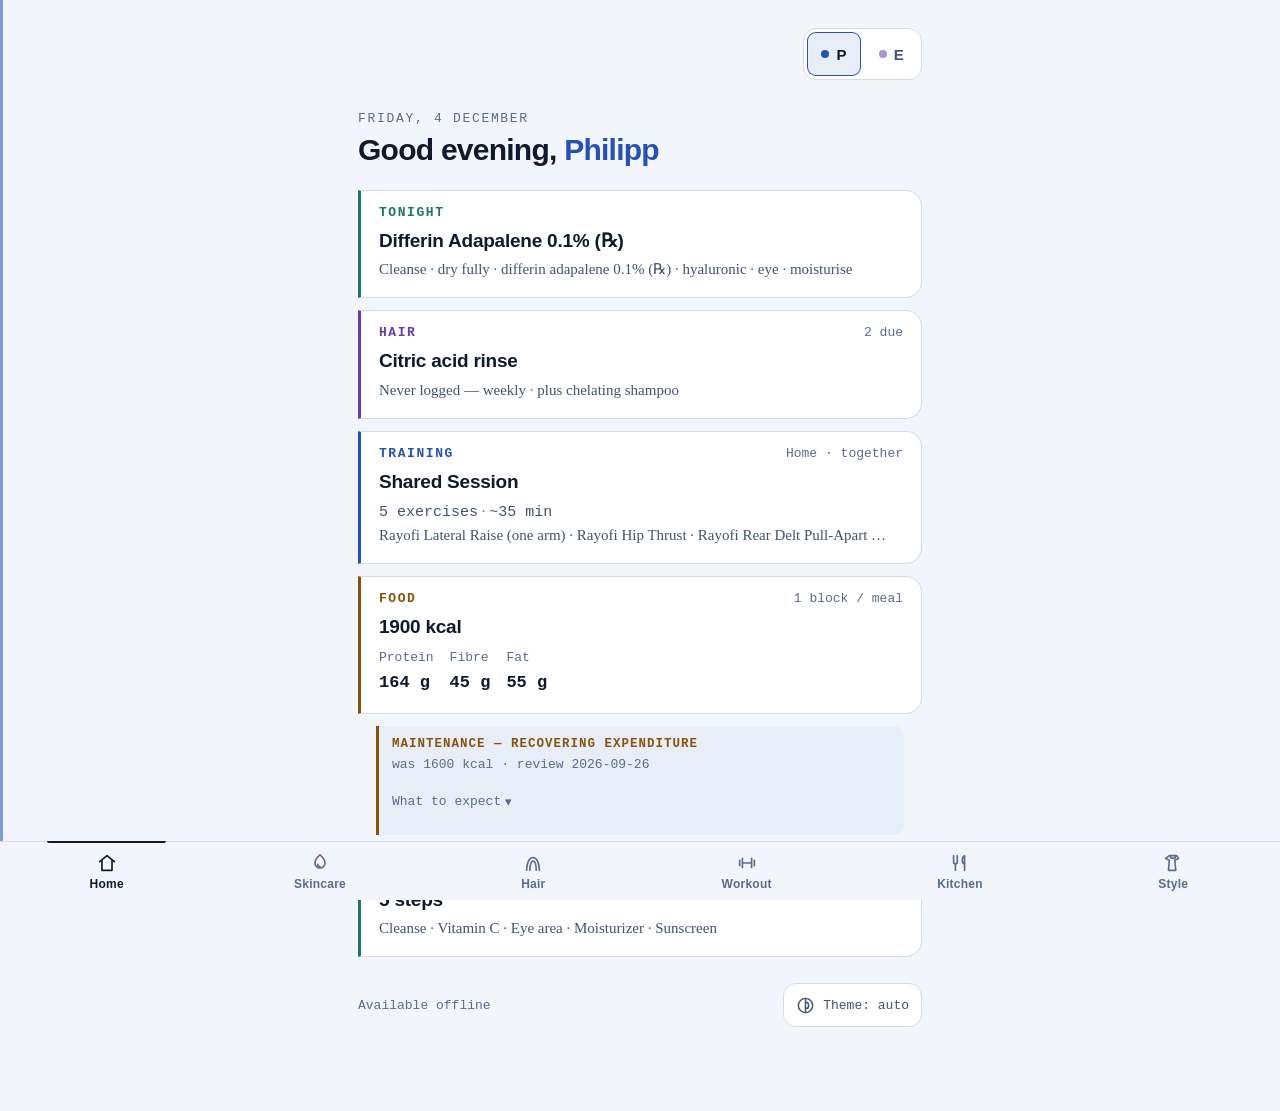
<file: index.html>
<!DOCTYPE html>
<html lang="en">
<head>
<meta charset="utf-8">
<meta name="viewport" content="width=device-width, initial-scale=1, viewport-fit=cover">
<title>Pairwell</title>
<meta name="theme-color" content="#0B1220">
<meta name="apple-mobile-web-app-capable" content="yes">
<meta name="apple-mobile-web-app-status-bar-style" content="black-translucent">
<meta name="apple-mobile-web-app-title" content="Pairwell">
<link rel="manifest" href="manifest.json">
<link rel="apple-touch-icon" href="icons/icon-192.png">
<link rel="stylesheet" href="app.css?v=52081535">
<style>
  body{
    background:var(--bg);color:var(--text);
    font-family:var(--f-ui);
    -webkit-font-smoothing:antialiased;
    min-height:100dvh;max-width:600px;margin:0 auto;
    padding:
      calc(env(safe-area-inset-top) + 20px)
      calc(env(safe-area-inset-right) + 18px)
      calc(var(--bar) + 26px)
      calc(env(safe-area-inset-left) + 18px);
  }

  header{margin-bottom:22px}
  .date{
    font-family:var(--f-data);font-size:13px;letter-spacing:.13em;
    text-transform:uppercase;color:var(--muted2);margin:0 0 7px;
  }
  h1{font-size:30px;line-height:1.15;font-weight:700;letter-spacing:-.025em;margin:0}
  h1 .who{color:var(--who-active,var(--philipp))}

  /* One card per part of the day. The accent says which module it belongs to,
     so the colour is doing navigational work, not decoration. */
  .card{
    display:block;text-decoration:none;color:inherit;
    background:var(--surface);border:1px solid var(--line);
    border-left:3px solid var(--accent);
    border-radius:0 16px 16px 0;margin-bottom:12px;overflow:hidden;
    transition:background .18s ease, transform .18s ease;
  }
  .card:active{background:var(--surface-2);transform:scale(.99)}
  .card:focus-visible{outline:2px solid var(--accent);outline-offset:3px}

  .ch{display:flex;align-items:baseline;gap:10px;padding:14px 18px 0}
  .ch .k{
    font-family:var(--f-data);font-size:13px;font-weight:600;
    letter-spacing:.12em;text-transform:uppercase;color:var(--accent);
  }
  .ch .meta{font-family:var(--f-data);font-size:13px;color:var(--muted2);margin-left:auto}
  .cb{padding:8px 18px 16px}
  .headline{font-size:19px;font-weight:600;letter-spacing:-.012em;line-height:1.35}
  .detail{
    font-family:var(--f-read);font-size:15px;line-height:1.55;
    color:var(--muted);margin-top:5px;
  }
  .detail .sep{color:var(--muted2)}
  .rest{color:var(--muted)}

  .warn{
    display:flex;gap:9px;align-items:flex-start;
    margin:10px 18px 14px;padding:11px 13px;
    border-radius:0 10px 10px 0;border-left:3px solid var(--warn);
    background:var(--warn-fill);
  }
  .warn .wt{
    font-family:var(--f-data);font-size:12.5px;font-weight:600;letter-spacing:.08em;
    text-transform:uppercase;color:var(--warn);
  }
  .warn p{margin:4px 0 0;font-family:var(--f-read);font-size:14.5px;line-height:1.5;color:var(--text)}

  /* A declared phase, not a warning: same shape as .warn, the module accent
     instead of the alarm colour, because nothing here is wrong. */
  .phase{
    margin:10px 18px 14px;padding:11px 13px;
    border-radius:0 10px 10px 0;border-left:3px solid var(--food);
    background:var(--surface-2);
  }
  .phase .pt{
    font-family:var(--f-data);font-size:12.5px;font-weight:600;letter-spacing:.08em;
    text-transform:uppercase;color:var(--food);
  }
  .phase p{margin:4px 0 0;font-family:var(--f-read);font-size:14.5px;
    line-height:1.5;color:var(--text)}
  .phase .pm{margin-top:6px;font-family:var(--f-data);font-size:13px;color:var(--muted2)}
  .targets{display:flex;gap:16px;flex-wrap:wrap;margin-top:8px}
  .targets div{font-family:var(--f-data);font-size:13px;color:var(--muted2);
    font-variant-numeric:tabular-nums}
  .targets b{display:block;font-size:17px;color:var(--text);font-weight:700;margin-top:2px}

  .meals{display:flex;flex-direction:column;gap:3px;margin-top:2px}
  .meals div{font-size:14.5px;color:var(--text);display:flex;gap:8px}
  .meals span{
    font-family:var(--f-data);font-size:13px;color:var(--muted2);
    min-width:52px;flex:none;
  }

  .phase details.why{margin-top:8px}
  .phase details.why summary{
    font-family:var(--f-data);font-size:13px;color:var(--muted2);
    cursor:pointer;list-style:none;min-height:var(--tap);
    display:flex;align-items:center;
  }
  .phase details.why summary::-webkit-details-marker{display:none}
  .phase details.why summary::after{content:" ▾";margin-left:4px}
  .phase details.why[open] summary::after{content:" ▴"}
  .phase details.why summary:focus-visible{outline:2px solid var(--food);outline-offset:2px}

  footer{
    margin-top:26px;font-family:var(--f-data);font-size:13px;color:var(--muted2);
    display:flex;justify-content:space-between;align-items:center;
  }
  #status.offline{color:var(--food)}

  @media (prefers-reduced-motion:reduce){
    .card{transition:none} .card:active{transform:none}
  }
</style>
</head>
<body>

<div class="pw-bar">
  <span></span>
  <div id="switcher"></div>
</div>

<header>
  <p class="date" id="date">Pairwell</p>
  <h1><span id="greeting">Hello</span>, <span class="who" id="name">Philipp</span></h1>
</header>

<main id="today"></main>

<footer>
  <span id="status">Available offline</span>
  <span id="themeslot"></span>
</footer>

<script src="app.js?v=3f8263a7"></script>
<script>
const D = {"profiles": {"_source": "Core_Health_Logic.md", "priorityHierarchy": ["protein", "fiber", "fat", "calories"], "priorityNote": "Protein is non-negotiable. All other macros flex around it.", "people": {"philipp": {"displayName": "Philipp", "role": "biohacker", "dailyTargets": {"calories": 1900, "proteinG": 164, "fiberG": 45, "fatG": 55, "netCarbsG": 165}, "fixedBreakfast": {"recipeId": "philipp-overnight-oats", "calories": 319.1, "proteinG": 31.8, "fiberG": 5.4, "fatG": 5.1, "ingredients": [{"item": "Haferflocken", "amount": "45 g"}, {"item": "Skyr", "amount": "120 g"}, {"item": "Whey Protein", "amount": "15 g"}, {"item": "Mandelmilch, ungesüßt", "amount": "80 ml"}, {"item": "Ceylon Zimt", "amount": "1 g"}, {"item": "Salz", "amount": "1 pinch"}], "_note": "Numbers copied from recipes.json (philipp-overnight-oats), not typed independently. Replaced the whey shaker on 2026-08-30; the shaker stays in the library for days when no jar travels, exactly as the Magerquark bowl stayed for days at home. Overnight oats were never ruled out for him — Eunice's objection was about packing a second jar for work, and that got applied to the whole household without ever being re-checked. They also fix the shaker's one real weakness: a shake does not satiate. The morning went from 0 g of fibre to 5.4."}, "afternoonPortions": 2, "snackBudgetAfterMirrorMeals": {"calories": 540.9, "proteinG": 52.2, "note": "1900 - 319 (breakfast) - 1040 (lunch+dinner) = remainder. Derived; the kitchen page recomputes it live. Two portions of die-vorratsdose-skyr-schoko-banane fill it (549 kcal, 58.8 g protein, 17.2 g fibre) and run 8 kcal past it — noise, deliberately not optimised away."}, "aestheticGoal": "lean athletic, K-drama V-taper, not bulky", "_phase": {"name": "Maintenance — recovering expenditure", "startedOn": "2026-08-29", "reviewOn": "2026-09-26", "was": 1600, "why": "Not a deficit. MacroFactor measured expenditure falling from 2462 in March to 1801 now — 767 kcal, of which only ~270 is explained by lost mass and fewer steps. At 1600 the deficit had shrunk to ~200 kcal and was still closing; cutting further would have pushed expenditure down again. Eating at measured expenditure is what lets it climb back, and a deficit from a recovered 2100 loses fat faster than one from 1800.", "expect": "1-1.5 kg on the scale in week one. That is water and glycogen refilling, not fat — 300 kcal a day cannot become a kilo of fat in a week. Do not react to it. Judge this phase on the MacroFactor expenditure line, not on bodyweight.", "alsoRequired": "Steps back to 8000/day. That is ~200 kcal of real expenditure and it is what actually moved the weight in July. The calorie change alone does half the job.", "thenWhat": "Re-import MacroFactor on 2026-09-26 and run check_targets.py. If expenditure has climbed above ~2000, drop to expenditure minus 400 for the next cut. If it has not moved at all, the logging is the suspect, not the metabolism."}}, "eunice": {"displayName": "Eunice", "role": "healthy teacher", "dailyTargets": {"calories": 1580, "proteinG": 125, "fiberG": 35, "fatG": 45, "netCarbsG": 151}, "fixedBreakfast": {"recipeId": "eunice-ehrmann-pudding-breakfast", "calories": 174, "proteinG": 20, "fiberG": 0.6, "fatG": 4.6, "ingredients": [{"item": "Ehrmann High Protein Pudding", "amount": "200 g (1 pot)"}], "_note": "Numbers copied from recipes.json (eunice-ehrmann-pudding-breakfast), not typed independently — the exact duplication Philipp's breakfast has is deliberately not repeated here."}, "afternoonPortions": 1, "breakfastPlusSnackBudget": {"_stale": "Written before fixedBreakfast existed for her. The real pudding is 174 kcal / 20 g P / 0.6 g fibre against the 330/28 assumed below — the gap rolls into 'left for snacks' automatically since the kitchen page computes that live, not from this field. Left as-is rather than reconciled by hand; the 2026-09-26 review is the natural point to redo this split against real data.", "calories": 540, "proteinG": 45, "fiberG": 7, "split": {"breakfast": {"calories": 330, "proteinG": 28}, "snack": {"calories": 210, "proteinG": 17}}, "note": "1580 - 1040 (lunch+dinner) = remainder. Derived; the kitchen page recomputes it live rather than reading this. The split is guidance, not a fixed meal — she has no fixedBreakfast yet. 45 g of protein in 540 kcal is 33% of the envelope, which sounds strict and is not: 250 g of skyr with 30 g of whey is 275 kcal and 51 g."}, "aestheticGoal": "curvier, defined, strong lower body already present", "notes": ["picky eater, strong taste preferences — recipe selection must pass her taste test", "~1 year training experience, naturally strong lower body development"], "_phase": {"name": "Provisional — modelled, not measured", "startedOn": "2026-08-30", "reviewOn": "2026-09-26", "why": "Her four targets come from an activity-factor model and nothing else. The same model said Philipp's maintenance was 2424-2688 kcal; MacroFactor measured 1801. A model that was 600 kcal wrong about one person in this household is not evidence about the other. 1580 is a starting guess with roughly +-300 kcal in it, and it should be treated as one until there is an expenditure line to check it against.", "theOpenQuestion": "Whether 45 g of protein fits outside lunch and dinner in practice. On paper it is 250 g of skyr and a scoop of whey; in a real morning it is a habit she does not have yet.", "expect": "Two weeks of hitting 3 of 4 targets on most days. Not perfection — the question is whether the shape of the day is livable, not whether the arithmetic closes.", "thenWhat": "If the protein lands: keep 125 and start trusting the number. If breakfast keeps coming up short, fall back to protein 120 / fat 47 / net carbs 153 — already worked out, same 1580 kcal, and it costs 0.08 g/kg. Do not fall back by eating less protein while leaving the target at 125; change the target, so the report keeps telling the truth.", "blocking": "She has no MacroFactor data at all — private/macrofactor holds only philipp. Until she logs, this phase can only be reviewed against the scale and how she feels, which is exactly the weak evidence that produced the 600 kcal error. Two weeks of logging before 2026-09-26 would give the first real read."}}}, "mirrorMeals": {"note": "Lunch and dinner are identical in size and macros for both people. Fat is a CEILING, not a range: protein and fibre are hit first and fat lands where it lands underneath it. A floor of 8 g was doing nothing — a leaner dish simply leaves the snack more room — while the 12 g ceiling put salmon, eggs, tempeh and tofu out of reach of a 40 g protein meal. Written as \"0-14\" so every reader that splits the range keeps working; read it as \"up to 14\".", "lunch": {"calories": 520, "proteinG": 40, "fiberG": 14, "fatG": "0-14"}, "dinner": {"calories": 520, "proteinG": 40, "fiberG": 14, "fatG": "0-14"}, "_revised": "2026-08-29 — was 425 kcal / 17 g fibre / 12-15 g fat on 1.5 Asian Base blocks. That target could not be cooked: the cheapest combination of these staples reaching it came to 533 kcal, 108 kcal over, at every meal. Raised to 470 kcal on 1 block with 14 g fibre, which the same search reaches at 432 kcal — leaving real slack for sauce and aromatics instead of sitting on the theoretical floor. Run scripts/check_targets.py after touching any of these numbers.", "_revised2": "2026-08-30 — fat band 8-12 -> ceiling of 14, no floor. The day pays for it out of slack it already had: Philipp keeps 17 g of fat for the snack, Eunice 24 g for breakfast plus snack. check_targets.py's REAL FOOD search goes from 4962 to 5697 plates on one block and returns tofu at every block level, salmon on the saucy tier.", "_revised3": "2026-08-30 — mirror meal 470 -> 520 kcal, and Eunice's protein 105 -> 125 g with fat 52 -> 45 and net carbs 160 -> 151 paying for it. Her breakfast-plus-snack envelope was 640 kcal asking for 25 g of protein: 40% of her day, 16% of it accounted for. Because lunch and dinner are identical for both people, growing the meal shrinks both envelopes at once — hers to 540, his to 450. Protein per meal stays 40: raising it would have relieved his snack and emptied hers, which is backwards. The ceiling on how far this can go is HIS snack, which reaches 32% protein at 520 and 37% at 550. Cooking gets easier, not harder — check_targets.py finds 18260 plates at 520 against 11992 at 470.", "dish": {"calories": 401, "proteinG": 35.7, "fiberG": 12.4, "fatG": "0-12.9", "_baselineBlocks": 1, "_why": "The plate is the dish plus base blocks. lunch/dinner above describe the whole PLATE; this describes the dish on its own, which is what adapt_recipe.py actually fits. It is the plate minus 1 standard block (119.4 kcal, 4.3 g protein, 1.6 g fibre, 1.1 g fat), so dish + 1 block lands exactly on the plate target.", "_perPerson": "The block count is a dial at the plate, not a property of the recipe. Philipp's day is 1900 kcal and Eunice's 1580, so the same dish can carry a different number of blocks for each of them. Kitchen shows both. Taking fewer than the baseline leaves protein and fibre a little short; taking more only adds."}}, "_gaps": ["Five dishes were rebuilt on 2026-08-30 (legume as the fibre carrier, fat cut, meat cut, solve() re-fits). Two of the five were reverted the same day: edamame is Japanese, and putting it in a Vietnamese phở and a Korean stew was a macro fix in costume — it also cost the brisket that IS phở bò chín and the potatoes that thicken a dakbokkeumtang. Root cause was in the data: topUps filed edamame under 'asian', which is a continent rather than a cuisine. Fixed there too.", "Two dishes are marked fibreLight and are meant to be: pho-bo (4.8 g) and korean-spicy-chicken-stew (6.1 g). Both close the day beside any of the four 14 g dishes plus 7-9 g of psyllium, inside the 10 g cap. The phở gained its fibre honestly rather than by redesign — the transcription had 40 g of sprouts and no herbs, which is not how phở is served. The rau sống plate (200 g sprouts, Thai basil, coriander, mint, lime) is canonical and carries 4.5 g a serving. That was a missing half of the dish, not a macro patch.", "Eunice's four targets imply 1598 kcal against a 1580 budget — an 18 kcal rounding gap, left alone. Her numbers have no MacroFactor data behind them, so the model is all there is, and the model was 600 kcal wrong for Philipp. Believe her scale over this arithmetic.", "The Vorratsdose has never been tasted, only calculated. It is built against acidity rather than macros — skyr instead of quark, cocoa in the bowl, banana instead of the tart frozen berries, almond milk to loosen it, salt to blunt the sourness. If skyr is still too sour the next step is Greek yoghurt 0-2%, NOT more sweetener: sweetness masks acid, fat and salt remove it. Mix a small test batch before committing 1.5 kg.", "baked-feta-salmon-light lands at 22.2 g of fat against a 14 g per-meal guideline, and that is arithmetic rather than a recipe fault: salmon carries 0.67 g of fat per gram of protein, so 40 g of protein from salmon alone is 26.8 g of fat before anything else. Prawns carry part of the protein and the feta is down from 200 g to 80, which halves the fat from 43. It closes the day next to a lean dish (lemon-herb-chicken-light) and not twice in one day — which is exactly why the planner checks pairs."], "_dayShape": {"_decided": "2026-08-30", "summary": "Two blocks outside the mirror meals. Morning is per-person and NOT shared; the afternoon pudding IS shared. Sharing only pays off where there is a batch operation — the same reason lunch and dinner are identical. The morning is portioned per person anyway, so unifying it would be cosmetic and would cost Eunice a habit that works.", "morning": {"philipp": "philipp-overnight-oats — mixed the night before, eaten around 10 at school. philipp-whey-shaker stays in the library for days when no jar travels.", "eunice": "eunice-ehrmann-pudding-breakfast — bought, sealed, unchanged. She declined overnight oats because she will not pack a second jar for work; that objection is hers and does not generalise to him."}, "afternoon": {"sweet": "die-vorratsdose-skyr-schoko-nuss — ONE bowl, 9 portions, 3 days. Philipp 2 a day, Eunice 1, ~155 g a portion. Skyr for both; nut butter and cocoa mixed in, banana per portion.", "savoury_meat": "die-herzhafte-dose-linsen-pute-paprika — 4 portions. Turkey poached, not roasted. Sesame oil and lemon go on at the bowl, never into the batch.", "savoury_quark": "kraeuterquark-mit-linsen — 4 portions. Kräuterquark was ruled out because Eunice does not eat Magerquark, but that objection belonged to the SWEET context: the same tang reads wrong in a sweet bowl and right in a herb dip. No lemon, no vinegar.", "_swapping": "All three sit at 275-277 kcal, so any mix closes both days on all four macros without recalculating. Verified across every combination.", "_fatCorrection": "2026-08-30: all three were built fat-phobic by reflex, and the aroma in all of them is fat-soluble — herbs, cocoa, cinnamon. Fat went in as a TRADE, not an addition: the calorie window was already full even though the fat column was not, and fat costs 9 kcal a gram. Sweet bowl: 54 g nut butter in, banana halved, oat bran 171 to 140. Quark bowl: 16 g olive oil in, quark 800 to 660. The turkey bowl needed no fat at 4.7 g and got only technique fixes.", "_portions": "afternoonPortions on each person: Philipp 2, Eunice 1, both from the same bowl. The Kitchen planner reads it and asks for that many picks, so he can put a sweet portion next to a savoury one on the same day — which is the whole reason the savoury tubs exist. Before this the planner had one snack slot for everyone and quietly understated his day by a portion."}, "batchRhythm": "The pudding is mixed twice a week, not once for three days: 3 portions a day makes a 3-day batch ~2.1 kg in one tub. It needs no heat and no cooling, so twice is the same total work with fresher berries. The 3-day rhythm stays for lunch and dinner, where it exists because of the cooking.", "fibreTiming": "Fibre does not have to be eaten in the morning — only the daily total matters for what fibre is for. What is true is the satiety argument: fibre slows gastric emptying, so a morning item without it holds less long. That is why the shaker suits someone who does not want to eat in the morning anyway.", "topUp": {"_why": "A six-day simulation showed both eating short every day: Philipp 95-116 kcal, Eunice 195-216 — 13% of her day. Mechanical, not behavioural: the light dishes come in at 450 and 487 kcal against a 520 spec, twice a day.", "calories": "ehrmann-pudding-nachfueller — a cup from the fridge. Nothing to mix, nothing to remember, already on the shopping list. Brings Eunice to -21 kcal; Philipp only needs one on some days (a whole one puts him +58 to +79 over, which is noise but not nothing).", "fibre": "A capped spoon of Flohsamenschalen, see kitchen.json dayFineTuning. Over the same six days the largest gap was 8 g of powder against a 10 g cap, and on the days with the light dishes none was needed at all.", "_deleted": "There was briefly a third recipe here — a top-up of skyr, berries and oat bran. Deleted. It closed the same hole as a bought cup while being one more thing to mix and remember, and this household does not need a third decision at the end of a stressed day. Fewer moving parts beats a slightly better fit."}}}, "training": {"_source": "workout_hub.html — full re-translation of all cues, 2026-08-29", "_supersedes": "earlier training.json draft — this is the authoritative extraction", "_measured": "Loads come from the MacroFactor workout log export (2026-09-09), which records weight, reps and RIR per set for the sessions of 2026-08-05, 08-07, 08-22 and 08-25. That export supersedes the earlier note claiming these were read off the machines on 2026-08-29: those numbers disagreed with what he actually logged, and two of them were plainly swapped — the plan had row 42.5 / pulldown 21.25 where the log has row ~22 / pulldown ~40, and 21.25 x 2 = 42.5. Rear delt fly was 6.8 in the plan against 16-20 logged. Lateral raise at 5 kg/arm is the one value both sources agreed on.\n\nCaveats kept deliberately: the logged weight is the stack selection, not the force at the handle, so it does not convert to a Rayofi setting. Where a logged set fell short of the prescribed rep range — pulldown at 11 reps for a 12-15 target, rear delt at 11 for a 15 target — the load here is the logged one and will need coming down slightly to hit the range at RIR 2. Chest press, triceps pushdown, hip thrust and leg press have no entry in this export window and keep their earlier numbers, unverified.", "meta": {"title": "Workout Hub · Philipp & Eunice · 2026", "edition": "Lean Athletic Edition", "structure": "Full-Body, Primary/Maintenance tiers, taper-focused", "locations": ["gym", "home", "travel"]}, "profiles": {"philipp": {"badge": "Lean Athletic", "goal": "K-idol taper · fat loss · muscle retention", "meta": {"intensity": "RIR 2"}}, "eunice": {"badge": "Toned & Curvy", "goal": "Hwasa look · glutes · shoulder-to-hip ratio", "meta": {"focus": "Glutes + back", "intensity": "RIR 2-3"}}, "shared": {"badge": "Zusammen", "goal": "same exercises, own load — alternating sets", "meta": {"when": "Friday (Rayofi) · plus bad-weather and travel days", "mode": "alternating sets", "setup": "1 station"}}}, "weeklyRhythm": {"philipp": [{"day": "Mon", "what": "Pad · Zone 1", "type": "move"}, {"day": "Tue", "what": "Gym · Full Body", "type": "training", "note": "Moves to Wed on conference weeks — same session, no other change."}, {"day": "Wed", "what": "Pad · Zone 2", "type": "move"}, {"day": "Thu", "what": "Walk", "type": "move"}, {"day": "Fri", "what": "Rayofi · with Eunice", "type": "training"}, {"day": "Sat", "what": "Walk", "type": "move"}, {"day": "Sun", "what": "Gym · Full Body", "type": "training"}], "eunice": [{"day": "Mon", "what": "Gym solo", "type": "training"}, {"day": "Tue", "what": "Rest", "type": "rest"}, {"day": "Wed", "what": "Walk", "type": "move"}, {"day": "Thu", "what": "Rest", "type": "rest"}, {"day": "Fri", "what": "Rayofi · with Philipp", "type": "training"}, {"day": "Sat", "what": "Rest", "type": "rest"}, {"day": "Sun", "what": "Rest", "type": "rest"}]}, "locationNotes": {"gym": "Holmes Place · cable tower + machines. All primary exercises run on the cable tower — constant tension, exact progression.", "home": "Everything at home runs on the Rayofi Go-Tone Pro: one unit, 3-30 kg, anchors to a doorframe, chair, or your own foot. One unit means pulls go one arm at a time.", "travel": "The Rayofi Go-Tone Pro is the entire travel kit — under a kilo, anchors to any door. Same one-unit rules as at home: the pulls go one arm at a time, and the second handle covers the two-handed moves."}, "equipmentByLocation": {"gym": ["cable tower", "machines", "dumbbells + sandbags", "leg press"], "home": ["Rayofi Go-Tone Pro", "door anchor", "ankle strap", "second cable handle"], "travel": ["Rayofi Go-Tone Pro", "door anchor", "second cable handle"]}, "sessions": {"gym": {"philipp": {"fullBody": {"title": "Full Body", "day": "Tue (Wed on conference weeks) & Sun", "focus": "side delt · lat · chest · back · rear delt · legs + core maintenance", "note": "Same session both gym days. Nine exercises to keep it near an hour — face pull, biceps curl, hamstring curl and the cable crunch are the ones left out; add any of them back if the hour has room.", "exercises": [{"name": "Cable Lateral Raise", "ref": "taper driver #1", "focus": "a", "tier": "primary", "sets": 3, "reps": "12-15", "extras": {"load": "5 kg/arm", "rir": "RIR 2", "rest": "60s"}, "cue": "Fresh first — the most important move for the look. Constant tension at the bottom, where a dumbbell would give you none. Arm slightly bent, lead with the elbow to shoulder height. Goal: a clean 15, then 6 kg."}, {"name": "Wide Lat Pulldown", "ref": "lat width → taper", "focus": "a", "tier": "primary", "sets": 3, "reps": "12-15", "extras": {"load": "35 kg", "rir": "RIR 2", "rest": "90s"}, "cue": "Second most important taper muscle after the side delt. Pull the bar to the upper chest, feel the lats, controlled on the way back. Replaces the pull-up you cut — that would have thickened the upper traps and shortened the neckline."}, {"name": "Cable Chest Press (high-to-low)", "ref": "upper chest", "focus": "a", "tier": "primary", "sets": 3, "reps": "10-12", "extras": {"load": "10 kg/arm", "rir": "RIR 2", "rest": "90s"}, "cue": "Anchor high, stand away from the tower, press forward and downward in front of the chest. The downward angle hits the upper chest automatically — the athletic line under the collarbone."}, {"name": "Cable Row (neutral)", "ref": "upper back", "focus": "a", "tier": "primary", "sets": 3, "reps": "10-12", "extras": {"load": "22.5 kg", "rir": "RIR 2", "rest": "90s"}, "cue": "Sit upright, handle to the belly, elbows close to the body, shoulder blades together. Builds posture without thickening the neck — stay moderate, don't heave."}, {"name": "Rear Delt Fly (Cable)", "ref": "rear delt", "focus": "a", "tier": "primary", "sets": 2, "reps": "15", "extras": {"load": "16 kg", "rir": "RIR 1", "rest": "60s"}, "cue": "Gives the shoulder depth and the 3D look without mass. Arms almost straight, lead with the little fingers, squeeze the rear delts together."}, {"name": "Triceps Pushdown (Rope)", "ref": "arm definition", "focus": "a", "tier": "maint", "sets": 2, "reps": "12-15", "extras": {"load": "17.5 kg", "rir": "RIR 1-2", "rest": "60s"}, "cue": "Elbows fixed at your sides, pull the rope apart at the bottom, brief hold. A defined arm, not mass."}, {"name": "Hip Thrust (Dumbbell or Sandbag)", "ref": "posterior chain", "focus": "g", "tier": "maint", "sets": 2, "reps": "15", "extras": {"rir": "RIR 3", "rest": "60s"}, "cue": "Maintenance — hold, don't build. Shoulders against a bench, the weight across the hips, full hip extension, 1s hold at the top."}, {"name": "Leg Press (light)", "ref": "leg proportion", "focus": "g", "tier": "maint", "sets": 2, "reps": "20", "extras": {"load": "~70 kg", "rir": "RIR 3", "rest": "60s"}, "cue": "Maintenance — hold, don't build. High reps, light weight, never progress. Keeps the legs lean and defined without making them thicker."}, {"name": "Hollow Hold", "ref": "waist detail", "focus": "c", "tier": "maint", "sets": 3, "reps": "30s", "extras": {"rest": "45s"}, "cue": "Lower back flat on the floor, arms long. Builds the deep abdominal tension that visually tightens the waist."}], "durationMin": 58}}, "eunice": {"solo": {"title": "eGym", "day": "Monday · solo", "focus": "full body — eGym sets the resistance", "note": "Always eGym on Mondays. The machines pick and adjust resistance themselves, so there's nothing to plan a load, set count or RIR for here.", "exercises": [{"name": "eGym", "focus": "g", "tier": "primary", "sets": 1, "reps": "full body", "cue": "Whatever the eGym circuit is that day — machine-guided, full body."}], "durationMin": 30}}}, "home": {"philipp": {"rain": {"title": "Full Body — Rayofi", "day": "Home · rain stand-in for Tue/Wed or Sun", "focus": "side delt · lat · upper back · chest · glutes", "note": "Home stand-in for your Tue/Sun gym day. Six exercises — first three are the session if you're short on time, the rest is bonus.", "exercises": [{"name": "Rayofi Lateral Raise (one arm)", "ref": "gym: Cable Lateral Raise", "focus": "a", "tier": "primary", "sets": 3, "reps": "12-15/side", "extras": {"rir": "RIR 2", "rest": "60s", "load": "5 kg · start"}, "cue": "Fresh first — the taper driver. Lead with the elbow to shoulder height, constant tension. Left then right back to back — the other side is the rest. Pause only after both, not between sides."}, {"name": "Rayofi Lat Pulldown (kneeling, one arm)", "ref": "gym: Wide Lat Pulldown", "focus": "a", "tier": "primary", "sets": 3, "reps": "12-15/side", "extras": {"rir": "RIR 2", "rest": "90s", "load": "20 kg · start"}, "cue": "Anchor high, kneel, pull the elbow down and out, squeeze the lat. Only one Rayofi, so this is one arm at a time — both sides make one set. Left then right back to back — the other side is the rest. Pause only after both, not between sides."}, {"name": "Rayofi Row (one arm)", "ref": "gym: Cable Row", "focus": "a", "tier": "primary", "sets": 3, "reps": "10-12/side", "extras": {"rir": "RIR 2", "rest": "90s", "load": "12 kg · start"}, "cue": "Upright, pull the elbow to the ribs, shoulder blades together, no swing. Only one Rayofi, so this is one arm at a time — both sides make one set. Left then right back to back — the other side is the rest. Pause only after both, not between sides."}, {"name": "Rayofi Rear Delt Pull-Apart", "ref": "gym: Rear Delt Fly", "focus": "a", "tier": "primary", "sets": 2, "reps": "15", "extras": {"rir": "RIR 1", "load": "12 kg · start"}, "cue": "Both handles on the one cable — arms almost straight, apart to the chest, lead with the little fingers. Runs inside the row's rest — no anchor needed, so nothing to rebuild."}, {"name": "Rayofi Chest Press", "ref": "gym: Cable Chest Press", "focus": "a", "tier": "primary", "sets": 3, "reps": "10-12", "extras": {"rir": "RIR 2", "rest": "90s", "load": "12 kg · start"}, "cue": "Anchor low behind you, stand away from the anchor, press forward and slightly down in front of the chest."}, {"name": "Rayofi Hip Thrust", "ref": "gym: Hip Thrust", "focus": "g", "tier": "maint", "sets": 2, "reps": "15", "extras": {"rir": "RIR 3", "rest": "60s", "load": "20 kg · start"}, "cue": "Maintenance — hold, don't build. Demo video shows a standing variant — this one is done lying back. Rayofi under one foot, flat on the floor. Hold the handle in both hands, pressed into your hip crease. Shoulders on a low bench or the floor, knees bent, other foot flat. Drive the hips to a straight line from knee to shoulder, squeeze 1s at the top, lower under control."}], "durationMin": 38}, "optional": {"title": "Optional Extras", "day": "Any free solo morning — not scheduled", "focus": "taper accessories · shoulder health · low fatigue cost", "note": "Optional — for a free morning outside Tue/Wed, Fri and Sun. Light and short so it never eats into recovery. Skip freely; nothing depends on it.", "exercises": [{"name": "Rayofi Lateral Raise (one arm)", "ref": "extra taper volume", "focus": "a", "tier": "maint", "sets": 2, "reps": "15/side", "extras": {"rir": "RIR 3", "rest": "60s", "load": "5 kg · start"}, "cue": "Optional top-up on the #1 taper driver — only if the morning is actually free, not a make-up session. One handle, switch sides between sets. Left then right back to back — the other side is the rest. Pause only after both, not between sides."}, {"name": "Rayofi Biceps Curl (one arm)", "ref": "arm detail", "focus": "a", "tier": "maint", "sets": 2, "reps": "15/side", "extras": {"rir": "RIR 3", "rest": "45s", "load": "7 kg · start"}, "cue": "Trimmed from Full Body for time. One handle, elbow fixed, slow on the way down. Left then right back to back — the other side is the rest. Pause only after both, not between sides."}, {"name": "Rayofi Ankle-Strap Hamstring Curl", "ref": "hamstrings", "focus": "g", "tier": "maint", "sets": 2, "reps": "15", "extras": {"rir": "RIR 3", "rest": "60s", "load": "10 kg · start"}, "cue": "Trimmed from Full Body for time. Ankle strap on, cable anchored low behind you, curl the heel towards the glute."}, {"name": "Rayofi Face Pull", "ref": "shoulder health", "focus": "a", "tier": "maint", "sets": 2, "reps": "15", "extras": {"rir": "RIR 3", "rest": "45s", "load": "10 kg · start"}, "cue": "Trimmed from Full Body for time. Both handles on the one cable — elbows high and wide, hands past the ears, the counterpart to all the pressing."}, {"name": "Rayofi Kneeling Crunch", "ref": "waist", "focus": "c", "tier": "maint", "sets": 2, "reps": "12-15", "extras": {"rir": "RIR 3", "rest": "45s", "load": "20 kg · start"}, "cue": "Trimmed from Full Body for time. Anchor high, kneeling, fold the ribs towards the hips."}], "durationMin": 20}}, "eunice": {"rain": {"title": "Full Body — Rayofi", "day": "Home · rain stand-in for Monday", "focus": "glutes first, then back and shoulder", "note": "Home stand-in for your Monday eGym day. Seven exercises, glutes first. Short on time? Hip thrust and pulldown are the session.", "exercises": [{"name": "Rayofi Hip Thrust", "focus": "g", "tier": "primary", "sets": 3, "reps": "15", "extras": {"rir": "RIR 2-3", "rest": "75s", "load": "15 kg · start"}, "cue": "First — glutes are the priority. Demo video shows a standing variant — this one is done lying back. Rayofi under one foot, flat on the floor. Hold the handle in both hands, pressed into your hip crease. Shoulders on a low bench or the floor, knees bent, other foot flat. Drive the hips to a straight line from knee to shoulder, squeeze 2s at the top, lower under control."}, {"name": "Rayofi Squat (wide)", "focus": "g", "tier": "primary", "sets": 3, "reps": "12-15", "extras": {"rir": "RIR 2-3", "rest": "75s", "load": "12 kg · start"}, "cue": "Feet wider than shoulders, knees tracking out, 3s down. Inner thigh plus glutes."}, {"name": "Rayofi Ankle-Strap Hamstring Curl", "focus": "g", "tier": "primary", "sets": 2, "reps": "12-15/side", "extras": {"rir": "RIR 2-3", "rest": "60s", "load": "5 kg · start"}, "cue": "Ankle strap on, cable anchored low behind you, curl the heel towards the glute, controlled back. Left then right back to back — the other side is the rest. Pause only after both, not between sides."}, {"name": "Rayofi Lateral Raise (one arm)", "focus": "a", "tier": "primary", "sets": 3, "reps": "12-15/side", "extras": {"rir": "RIR 2-3", "rest": "60s", "load": "2.5 kg · start"}, "cue": "The shoulder that makes the waist look narrower. Lead with the elbow. Left then right back to back — the other side is the rest. Pause only after both, not between sides."}, {"name": "Rayofi Row (one arm)", "focus": "a", "tier": "primary", "sets": 2, "reps": "10-12/side", "extras": {"rir": "RIR 2-3", "rest": "75s", "load": "8 kg · start"}, "cue": "Upright, elbow to the ribs, shoulder blades together. Only one Rayofi, so this is one arm at a time — both sides make one set. Left then right back to back — the other side is the rest. Pause only after both, not between sides."}, {"name": "Push-Up (knee or standard)", "focus": "a", "tier": "maint", "sets": 2, "reps": "10-15", "extras": {"rir": "RIR 2-3"}, "cue": "No equipment. Knee version to regress, 3s down. Chest and triceps in one. Runs inside the row's rest — no equipment, so no rebuild."}, {"name": "Rayofi Lat Pulldown (kneeling, one arm)", "focus": "a", "tier": "primary", "sets": 3, "reps": "12-15/side", "extras": {"rir": "RIR 2-3", "rest": "90s", "load": "10 kg · start"}, "cue": "Anchor high, pull the elbow down and out, shoulder blade down. Only one Rayofi, so this is one arm at a time — both sides make one set. Left then right back to back — the other side is the rest. Pause only after both, not between sides."}], "durationMin": 40}, "optional": {"title": "Optional Extras", "day": "Any free solo morning — not scheduled", "focus": "glute accessories · shoulder health · low fatigue cost", "note": "Optional — for a free morning outside Monday and Friday. Light and short so it never eats into recovery. Skip freely; nothing depends on it.", "exercises": [{"name": "Rayofi Hip Thrust", "ref": "extra glute volume", "focus": "g", "tier": "maint", "sets": 2, "reps": "15", "extras": {"rir": "RIR 2-3", "rest": "60s", "load": "15 kg · start"}, "cue": "Optional top-up on your #1 exercise — only if the morning is actually free, not a make-up session. Demo video shows a standing variant — this one is done lying back. Rayofi under one foot, flat on the floor. Hold the handle in both hands, pressed into your hip crease. Shoulders on a low bench or the floor, knees bent, other foot flat. Drive the hips to a straight line from knee to shoulder, squeeze 2s at the top, lower under control."}, {"name": "Rayofi Ankle-Strap Glute Kickback", "ref": "glute isolation", "focus": "g", "tier": "maint", "sets": 2, "reps": "15/side", "extras": {"rir": "RIR 2-3", "rest": "45s", "load": "5 kg · start"}, "cue": "Ankle strap on, cable anchored low, kick straight back and squeeze — not swung. Left then right back to back — the other side is the rest. Pause only after both, not between sides."}, {"name": "Rayofi Biceps Curl (one arm)", "ref": "arm detail", "focus": "a", "tier": "maint", "sets": 2, "reps": "15/side", "extras": {"rir": "RIR 2-3", "rest": "45s", "load": "3 kg · start"}, "cue": "One handle, elbow fixed, slow on the way down. Left then right back to back — the other side is the rest. Pause only after both, not between sides."}, {"name": "Rayofi Face Pull", "ref": "shoulder health", "focus": "a", "tier": "maint", "sets": 2, "reps": "15", "extras": {"rir": "RIR 3", "rest": "45s", "load": "5 kg · start"}, "cue": "Both handles on the one cable — elbows high and wide, hands past the ears, the counterpart to all the pressing."}, {"name": "Hollow Hold / Dead Bug", "ref": "core", "focus": "c", "tier": "maint", "sets": 2, "reps": "30s", "extras": {"rest": "45s"}, "cue": "No equipment needed — lower back flat, your usual variant."}], "durationMin": 18}}, "shared": {"fri": {"title": "Shared Session", "day": "Friday · together", "focus": "same exercises · own resistance · swap during rest", "note": "Five exercises, one Rayofi — you take turns, so one person's set is the other's rest. Hip thrust is hers alone; rear delt pull-apart needs no anchor, so it runs alongside.", "exercises": [{"name": "Rayofi Lateral Raise (one arm)", "focus": "a", "tier": "primary", "sets": 3, "reps": "12-15/side", "extras": {"rir": "RIR 2", "rest": "60s"}, "philippLoad": "5 kg · start", "euniceLoad": "2.5 kg · start", "cue": "Already one-arm even at the gym cable tower. Lead with the elbow to shoulder height, constant tension. Left then right back to back — the other side is the rest. Pause only after both, not between sides.", "shared": true}, {"name": "Rayofi Hip Thrust", "focus": "g", "tier": "primary", "sets": 3, "reps": "15", "extras": {"rir": "RIR 2-3"}, "philippLoad": "— he skips this one", "euniceLoad": "15 kg · start · primary", "cue": "Hers alone. Glutes are her priority and his plan holds the legs rather than building them, so while she works her three sets he does the rear delt pull-apart beside her — no anchor needed, nobody waits. He still gets hip extension on Tue and Sun at the gym. Demo video shows a standing variant — this one is done lying back. Rayofi under one foot, flat on the floor. Hold the handle in both hands, pressed into your hip crease. Shoulders on a low bench or the floor, knees bent, other foot flat. Drive the hips to a straight line from knee to shoulder, squeeze 2s at the top, lower under control.", "shared": true}, {"name": "Rayofi Rear Delt Pull-Apart", "focus": "a", "tier": "primary", "sets": 3, "reps": "15", "extras": {"rir": "RIR 1-2"}, "philippLoad": "12 kg · start", "euniceLoad": "5 kg · start", "cue": "Both handles on the one cable — apart to the chest, lead with the little fingers. This one needs no anchor, so it is what each of you does while the other is on the Rayofi: he during her hip thrusts, she during his pulls. It never costs the session a slot of its own.", "shared": true}, {"name": "Rayofi Row (one arm)", "focus": "a", "tier": "primary", "sets": 3, "reps": "10-12/side", "extras": {"rest": "75s"}, "philippLoad": "12 kg · start", "euniceLoad": "8 kg · start", "cue": "One handle — sit facing the anchor, pull one elbow to the ribs, no swing. Left then right back to back — the other side is the rest. Pause only after both, not between sides.", "shared": true}, {"name": "Rayofi Lat Pulldown (kneeling, one arm)", "focus": "a", "tier": "primary", "sets": 3, "reps": "12-15/side", "extras": {"rest": "90s"}, "philippLoad": "20 kg · start", "euniceLoad": "10 kg · start", "cue": "One handle, one Rayofi — anchor high via the door anchor, kneel, pull one elbow down and out, squeeze the lat. Left then right back to back — the other side is the rest. Pause only after both, not between sides.", "shared": true}], "durationMin": 35}}}, "travel": {"shared": {"fullBody": {"title": "Full Body", "day": "Travel · together", "focus": "same exercises · own resistance · swap during rest", "note": "Six exercises, one Rayofi, both of you — same exercises, each dialling their own resistance, swapping through rest.", "exercises": [{"name": "Rayofi Lateral Raise (one arm)", "focus": "a", "tier": "primary", "sets": 3, "reps": "12-15/side", "extras": {"rir": "RIR 2", "rest": "60s"}, "philippLoad": "5 kg · start", "euniceLoad": "2.5 kg · start", "cue": "Lead with the elbow to shoulder height, constant tension. Left then right back to back — the other side is the rest. Pause only after both, not between sides.", "shared": true}, {"name": "Rayofi Chest Press", "focus": "a", "tier": "primary", "sets": 3, "reps": "10-12", "extras": {"rest": "90s"}, "philippLoad": "12 kg · start", "euniceLoad": "6 kg · start", "cue": "Anchor low behind you, stand away from the door, press forward and up.", "shared": true}, {"name": "Rayofi Hip Thrust", "focus": "g", "tier": "primary", "sets": 3, "reps": "15", "extras": {"rir": "RIR 2-3", "rest": "60s"}, "philippLoad": "20 kg · start", "euniceLoad": "15 kg · start", "cue": "Her primary, his maintenance — same station, different intent. Demo video shows a standing variant — this one is done lying back. Rayofi under one foot, flat on the floor. Hold the handle in both hands, pressed into your hip crease. Shoulders on a low bench or the floor, knees bent, other foot flat. Drive the hips to a straight line from knee to shoulder, squeeze 2s at the top, lower under control.", "shared": true}, {"name": "Rayofi Row (one arm)", "focus": "a", "tier": "primary", "sets": 3, "reps": "10-12/side", "extras": {"rest": "75s"}, "philippLoad": "12 kg · start", "euniceLoad": "8 kg · start", "cue": "Upright, elbow to the ribs, shoulder blades together, no swing. Only one Rayofi, so this is one arm at a time — both sides make one set. Left then right back to back — the other side is the rest. Pause only after both, not between sides.", "shared": true}, {"name": "Rayofi Rear Delt Pull-Apart", "focus": "a", "tier": "primary", "sets": 2, "reps": "15", "extras": {"rir": "RIR 1-2", "rest": "45s"}, "philippLoad": "12 kg · start", "euniceLoad": "5 kg · start", "cue": "Both handles on the one cable — apart to the chest, lead with the little fingers.", "shared": true}, {"name": "Rayofi Lat Pulldown (kneeling, one arm)", "focus": "a", "tier": "primary", "sets": 3, "reps": "12-15/side", "extras": {"rest": "90s"}, "philippLoad": "20 kg · start", "euniceLoad": "10 kg · start", "cue": "Anchor high on the door, kneel, elbow down and out, squeeze the lat. Only one Rayofi, so this is one arm at a time — both sides make one set. Left then right back to back — the other side is the rest. Pause only after both, not between sides.", "shared": true}], "durationMin": 42}}}}, "cardioProtocol": {"context": "Why this exists at all: July on the road ran 8,000+ steps a day and dropped the most weight of any month. Zone 2 is the deliberate version of that — the part that does not depend on the day going well.", "zone2": {"heartRateRange": "106-124 bpm (age 43)", "padSettings": "5-5.5 km/h at 6% incline", "note": "at 4 km/h lands around ~100 bpm — Zone 1, too low", "appleWatchSetup": "Workout → Indoor Walk → ... → Heart Rate → Range 106-124 bpm, vibrates on drift", "duration": "20-30 min", "schedule": "Wed", "eveningRule": "after 20:00 Zone 1 only (under 100 bpm) — Zone 2 late disrupts sleep", "adhdBonus": "even 100 bpm rhythmic walking regulates dopamine/noradrenaline — never wasted"}, "stepTarget": {"current": "7000-11000/day through early September, ~4000 while ill", "goal": 7000, "parkingHack": "park on the residential street before the destination rather than the lot — about a 5 min walk each way, same spot every time, no detour. ~1800 steps round trip, ~9000/week", "badWeather": "park in the lot — no penalty rule", "evening": "pad during show/podcast, Zone 1, effortless NEAT", "why": "+3000 steps/day ≈ 200-250 kcal without compensation — bigger lever than the weight gap alone"}}, "progression": {"philipp": {"method": "double progression", "primaryRule": "start low in rep range (e.g. 12), climb over weeks to 15 across all sets, then raise load and drop back to 12. Side delt target: clean 15 → 6kg. Pulldown/row/chest: +2.5kg when all sets hit top of range. RIR 2 non-negotiable.", "maintenanceRule": "2 sets, same weight as last time, RIR 3, never progress — one number, no decision", "missedSessionRule": "never two in a row. One missed session is life, two is a pattern. Friday's shared Rayofi session is the safety net — minimum 1x/week structurally guaranteed.", "deload": "every 6-8 weeks, 1 light week at ~60%. Err earlier if sleep or appetite go off — cortisol is the enemy of muscle retention."}, "eunice": {"method": "double progression, tuned for growth", "primaryRule": "form before load; on glutes she can push closer to failure (RIR 1-2)", "mindMuscle": "squeeze and hold at the top of every rep — feeling the muscle matters more than the number", "formFirst": "a clean rep beats a heavy one you don't feel in the target muscle", "deload": "every 8 weeks, 1 light week — needed less often than Philipp since she's building, not cutting"}}, "_gaps": ["Sessions still duplicate exercise objects instead of referencing exercises.json by id", "Every Rayofi load is unset — both people, every shared and optional session. Nothing to progress from until the device has actually been used once.", "Hip Thrust (Dumbbell or Sandbag) has no demo video; it replaced the glute drive machine on 2026-08-29. None of the Rayofi or eGym entries have one either, and no video exists to link for them yet.", "No warm-up anywhere in this file — zero sessions describe one. The gym Full Body opens on a lateral raise and reaches a 42.5 kg row by the fourth exercise, which wants a ramp set. Adding one is a training decision, not a data fix.", "Eunice's Monday is recorded as 'eGym' with no station list, because the machines pick and progress the resistance themselves. Nothing about that session is trackable here, by design.", "build_workout_page.py inlines this file without stripping _-prefixed keys, so these notes ship inside the public page even though nothing renders them — the same leak CLAUDE.md documents for four of the five builders."], "_why": {"fullBodyNotSplit": "At 2-3 sessions a week a push/pull split hits each muscle roughly once, which is the worst of both worlds. That is the whole reason the split was dropped in September 2026 — not that the old sessions were badly written.", "jointGymSessions": "Training together at one station was never the problem; he said it worked. What failed was the old Friday plan, which gave them five shared exercises and then split into different tails, so they started together and had to separate halfway. A joint session works if the list is genuinely identical.", "homeIsPerPerson": "Home is not a shared session. Each of them does their own session there when the weather stops the gym trip; Friday's Rayofi session is the only genuinely shared one at home. If both are rained out the same day they take turns on the one unit.", "travelIsShared": "Travel is the opposite — always one shared session, both of them, same exercises, swapping during rest, because there is only one Rayofi to pack.", "oneRayofi": "They own exactly one Rayofi Go-Tone Pro. Anything that would be a wide-bar two-hand pull at the gym goes one arm at a time, with per-side rep counts; the rear delt pull-apart is the exception, which is what the second cable handle is for. When both train at once they take turns and the rest period is the swap. Every load is marked '· start' because none of them has been measured on the device — see rayofiStartingLoads for where each number came from. The 30 kg ceiling only realistically bites on his one-arm lat pulldown.", "eunicesMonday": "eGym, always, and recorded as a single line rather than a station list: the machines pick and progress their own resistance, so there is nothing here to plan a load or a set count for. Reconstructing it as individual exercises would be invention.", "conferenceWeeks": "His Tuesday gym day moves to Wednesday on conference weeks. Nothing else shifts.", "rayofiStartingLoads": "Now written into the sessions rather than kept here, because a number he cannot see while standing at the device is no use. Philipp's are derived from his MacroFactor workout log (Aug 2026 cable sets): lateral raise 5 kg transfers directly since it was already logged single-arm; row and pulldown are roughly 55% of his two-handed loads; face pull 10 kg and crunch 20 kg transfer near enough; biceps curl 7 kg is half of the 15 kg he did two-armed on a straight bar. Eunice has no workout export, so hers are conservative guesses to climb from, not derived. Everything is marked '· start' and should be replaced with real numbers after the first session. The stack figures they came from are not force at the handle, which is what the Rayofi reads.", "sessionLength": "First real Rayofi session ran 70 minutes and four exercises still went undone, against a 45-60 minute target. Cause was the single-arm work: three exercises at three sets a side is 18 of the 32 bouts, and the implied pattern was left, rest, right, rest. Two fixes, no volume cut. Sides now run back to back with one rest after the pair, which removes about twelve minutes and actually gives each arm more recovery, not less. And the order is grouped by anchor height rather than by muscle priority, because on a single unit each re-anchor costs what walking to the next station costs at a gym — roughly three anchor changes now instead of seven. Realistic result is 50-55 minutes, not the 44 first estimated: that figure undercounted the rests on the single-arm sets. A second Rayofi would allow genuinely two-handed pulls, but on one motor both hands share the same 30 kg, so going two-handed would halve the load per arm exactly where he is closest to the ceiling.", "timePoorDesign": "Cut on 2026-09-09 after the first real Rayofi session ran 70 minutes against a 45-60 target and four exercises went undone anyway — he had already voted with his feet on which ones were expendable. The rule applied: at two or three sessions a week the maintenance tier is what gets bought back as time. Triceps and the light squat go because the chest press and the gym leg press already cover them; core holds go because they are the one thing that genuinely can be done outside a session. What survives is the four taper drivers, one press, one posterior movement. Anything that needs no anchor now runs inside another exercise's rest rather than owning a slot. Each session also names its own minimum — the first two or three exercises — so a collapsed week still produces the part that matters instead of nothing.", "fridayPairing": "The shared session is not a compromise: four of the five exercises are primary for both of them, because a wider shoulder and a broader back serve his taper and her shoulder-to-hip ratio equally. The hip thrust was the one asymmetry, originally solved by dose — her three heavy sets against his two light maintenance ones. Changed 2026-09-09 to drop his entirely: he gets hip extension at the gym twice a week anyway, glute mass works against the taper, and the minutes were being spent waiting. He now does the rear delt pull-apart during her hip thrusts and she does hers during his pulls — it needs no anchor, so it never occupies the device or a slot of its own.", "hipThrustNoVideo": "No Rayofi or ChiliTri short demonstrates a hip thrust, and there is no Rayofi accessory confirmed to fit around a hip. Wrong guesses on the way here, all caught by him: (1) a generic band hip thrust anchor description that didn't match this device's geometry; (2) 'the cable strap across your hips' — a dedicated hip belt he does not own; (3) the ankle strap 'looped across the hip crease' — sized for an ankle, not a waist; (4) a reposted clip found 2026-09-10 (same home gym, same grip) briefly added as an exact-match demo, but is actually a standing hip-hinge/pull-through, not this supine movement — its own caption says 'Standing Hip Thrust Variant.' He caught the mismatch on review. Resolution: kept the video attached as a loose reference rather than removed outright — he trains at home without a proper gym too, so an imperfect home-gym demo has value — but the cue now says up front that the video is a standing variant and this exercise is done lying back, so the two don't get conflated. The technique itself needs no assumption about strap sizing: hold the bare handle in both hands, press it into the hip crease. Foot-anchoring itself is a confirmed Rayofi anchor mode and is the same technique the retired Bodylastics hip thrust used. Equipment for this exercise is door anchor + bare handle only, per equipmentByLocation.home. Recorded on exercises.json's rayofi-hip-thrust entry.", "homeSessionNotes": "Full session-design rationale for the six long home/travel notes trimmed on 2026-09-10 (he called out the length against the gym notes' 1-2 sentences). Kept here, not shown in-app.\n\n[home.philipp.rain]\nYour gym days are Tue (Wed on conference weeks) and Sun; this is the home version for the days the weather stops the trip. Six exercises, not nine: the triceps pushdown, the light squat and the hollow hold came out because the press already loads the triceps, the gym leg press and the walking already cover the legs, and a core hold does not need a slot in a session you are short of time for. What is left is the four taper drivers, the chest press and one posterior movement. Order is grouped by anchor height, and the rear delt pull-apart needs no anchor at all, so it runs inside the row's rest. If even this is too much, the first three are the session — everything after them is a bonus. Loads are starting positions from your own logged cable sets.\n\n[home.philipp.optional]\nNot scheduled and not required — for the mornings you have free alone, outside Tue/Wed, Fri and Sun. Deliberately light (RIR 3, short) so it never eats into recovery for those three: mostly what Full Body leaves out for time, plus a little more of your #1 taper driver. Skip it whenever the morning doesn't happen; nothing downstream depends on it. Loads unset — the Rayofi is untested for these. Loads are starting positions, not measured on the device: his come from his own logged cable sets in August, hers are deliberately low because there is no workout export for her at all. Dial to whatever makes the prescribed reps land at the target RIR, then write the real number in.\n\n[home.eunice.rain]\nYour gym day is Monday on the eGym, which sets its own resistance and cannot be copied at home — this is the manual version for the days the weather stops the trip. Seven exercises, not nine: the rear delt fly and the dead bug came out, because the row and the pulldown already work the back of the shoulder and a core hold is the easiest thing to do outside a session. Glutes stay first because that is the priority, then it is grouped by anchor height to save re-anchoring the one unit. The push-up needs no equipment, so it runs inside the row's rest. If time collapses, the hip thrust and the pulldown are the session. Loads are deliberately low starting points — there is no workout export for you — so climb from them.\n\n[home.eunice.optional]\nNot scheduled and not required — for the mornings you have free alone, outside Monday and Friday. Deliberately light (RIR 2-3, short) so it never eats into recovery for those two: a little more glute volume, plus the accessories Friday runs light on. Skip it whenever the morning doesn't happen; nothing downstream depends on it. Loads unset — the Rayofi is untested for these. Loads are starting positions, not measured on the device: his come from his own logged cable sets in August, hers are deliberately low because there is no workout export for her at all. Dial to whatever makes the prescribed reps land at the target RIR, then write the real number in.\n\n[home.shared.fri]\nFive exercises, and nobody stands still. One Rayofi, one exercise at a time: his set, her set, his set is her rest. Two things break that pattern on purpose — the hip thrust is hers alone (her priority, and his plan holds the legs rather than builds them), and the rear delt pull-apart needs no anchor, so each of you does it while the other is on the device. Everything that is a wide-bar two-hand pull at the gym is one arm at a time here, sides back to back, rep counts per side. Loads are starting positions, not measured on the device — his from his own logged cable sets, hers deliberately low because there is no export for her.\n\n[travel.shared.fullBody]\nSix exercises, both of you, one unit — the light squat and the core finisher came out, since a hotel week is the wrong place to spend minutes on maintenance work. The Rayofi is the whole kit: under a kilo, anchors to any door. Same exercises for both, each dialling their own resistance; one works while the other rests, so the rest period is the swap. Pulls go one arm at a time, sides back to back.", "homeLocationNoteFull": "Full version of locationNotes.home before the 2026-09-10 trim (509 chars vs. gym's 122): Everything at home runs on the Rayofi Go-Tone Pro: motor-controlled resistance from 3 to 30 kg, dialled in rather than stacked, anchored to a doorframe, a chair, or your own foot. One quick-attach handle ships with it; the second is for the two-handed moves. There is only one unit, so anything that would be a wide-bar two-hand pull at the gym goes one arm at a time here, and the rep counts say so. Rayofi's manual gives no anchor height per exercise — their videos do, worth watching once per new movement."}}, "routines": {"_source": ["skin_protocol.html conversations", "hair_protocol.html conversation"], "skincare": {"philipp": {"_source": "skin_protocol.html · Issue 2026-07", "_model": "weekly-phased — one AM routine; PM is a fixed 6-step base where only step 03 rotates by weekday, and the weekday schedule itself changes across three phases", "skinType": "combination — oily T-zone, normal-to-dry cheeks", "fitzpatrick": "III–IV", "focus": "prevention over correction", "concerns": ["under-eye dark circles (mostly pigment)", "texture and pores", "general photoaging prevention"], "applicationRule": "Thin before thick, wet before oil. Wait 30–60 seconds between steps for absorption. Apply to damp skin — except actives (adapalene, acids), which go on dry skin to reduce irritation.", "am": {"durationMin": 4, "_note": "Identical Mon → Sun. No thinking needed.", "steps": [{"step": "Cleanse", "product": "CeraVe Hydrating Cream-to-Foam", "how": "Lukewarm water, 20 seconds of gentle massage, rinse fully."}, {"step": "Vitamin C", "product": "Rohto Melano CC Premium Essence", "how": "3–4 drops · targeted on cheekbones and existing spots."}, {"step": "Eye area", "product": "CeraVe Eye Repair Cream", "how": "Ring finger · small dab per eye · tap along the orbital bone · never rub."}, {"step": "Moisturizer", "product": "Beauty of Joseon Dynasty Cream", "how": "Pea-sized amount, thin layer. Optional: skip on days the T-zone feels oily and go straight to sunscreen."}, {"step": "Sunscreen", "product": "Biore UV Aqua Rich (or BoJ Relief Sun)", "how": "Two full finger-lengths · face + neck + ears. Every day, indoor or outdoor."}]}, "pm": {"durationMin": 6, "_note": "Same steps every night. Only step 03 changes — the weekday tells you which bottle.", "steps": [{"step": "Cleanse", "product": "CeraVe Hydrating Cream-to-Foam", "how": "Heavy sunscreen day? Double cleanse — first pass with cleansing oil or micellar, then CeraVe."}, {"step": "Dry fully", "product": null, "how": "Wait 60–90 seconds until the skin is completely dry. Applying actives to damp skin sharply increases irritation.", "isWait": true}, {"step": "Active of the night", "product": null, "activeSlot": true}, {"step": "Hyaluronic acid", "product": "The Ordinary Hyaluronic Acid 2% + B5", "how": "On slightly damp skin, then press in gently. Buffers active nights, restores hydration on rest nights."}, {"step": "Eye area", "product": "Rohto Melano CC Moisture Cream", "how": "Rice-grain per eye · 3 dots along the orbital bone · ring finger · stay 5 mm below the lash line."}, {"step": "Moisturizer", "product": "Beauty of Joseon Dynasty Cream", "how": "Lock everything in."}]}, "actives": {"adapalene": {"name": "Differin Adapalene 0.1% (℞)", "how": "Pea-sized amount. Dot on forehead, both cheeks and chin, spread thin over the whole face. Stay 5 mm from the lash line and mouth corners. Weeks 1–4: wait 20 min before moisturizer, then directly."}, "bha": {"name": "Paula's Choice BHA 2% Liquid", "how": "Soak a cotton pad, swipe over the T-zone (forehead, nose, chin). One pass, no rubbing. Let absorb 30 seconds."}, "glycolic": {"name": "The Ordinary Glycolic Acid 7% Toner", "how": "Soak a cotton pad, sweep over the full face. Avoid the eye area. One pass. Optional — skip if the skin feels tight."}, "niacinamide": {"name": "The Ordinary Niacinamide 10%", "optional": true, "how": "Fingertip amount over the whole face. Gentle, no irritation risk. Optional — skipping step 03 entirely on a rest night is always fine."}}, "phases": [{"id": "weeks-1-4", "label": "Weeks 1–4", "subtitle": "Start here", "note": "Differin only 2× this phase. Wide spacing (Mon → Thu) gives skin time to adapt. Mild tightness is normal. Flaking around nose/mouth in week 3–4 — cover with balm, don't pick. Move on when skin has been calm for a full week.", "schedule": [{"day": "Mon", "active": "adapalene"}, {"day": "Tue", "active": "bha"}, {"day": "Wed", "active": "niacinamide"}, {"day": "Thu", "active": "adapalene"}, {"day": "Fri", "active": "niacinamide"}, {"day": "Sat", "active": "glycolic"}, {"day": "Sun", "active": "niacinamide"}]}, {"id": "weeks-5-8", "label": "Weeks 5–8", "subtitle": "Then this", "note": "Differin now 3×, glycolic paused. Skin may briefly look worse in weeks 5–6 (purging) — do not stop. By week 7–8 texture smooths. Move on when calm for a full week.", "schedule": [{"day": "Mon", "active": "adapalene"}, {"day": "Tue", "active": "bha"}, {"day": "Wed", "active": "adapalene"}, {"day": "Thu", "active": "niacinamide"}, {"day": "Fri", "active": "adapalene"}, {"day": "Sat", "active": "niacinamide"}, {"day": "Sun", "active": "niacinamide"}]}, {"id": "week-9-plus", "label": "Week 9+", "subtitle": "Final", "note": "The permanent schedule. Full rotation with all products. Stay here. Pea-size Differin, cotton pad for acids, eye area always spared.", "schedule": [{"day": "Mon", "active": "adapalene"}, {"day": "Tue", "active": "bha"}, {"day": "Wed", "active": "adapalene"}, {"day": "Thu", "active": "niacinamide"}, {"day": "Fri", "active": "adapalene"}, {"day": "Sat", "active": "glycolic"}, {"day": "Sun", "active": "niacinamide"}]}], "currentPhase": "week-9-plus", "_currentPhaseNote": "Defaults to the permanent schedule because that is what the app already held. The protocol is dated 2026-07, so weeks-5-8 is also plausible — switch it on the page if that is wrong. Getting this wrong means too much adapalene.", "safetyRules": [{"id": "no-adapalene-with-acids", "title": "Never combine adapalene and acids", "rule": "Adapalene together with AHA or BHA in one application massively irritates the skin without boosting results. Always separate nights. To exfoliate the same day: BHA in the morning, adapalene at night — and only when skin is calm.", "critical": true}, {"id": "retinoid-needs-spf", "title": "Retinoid without SPF is net-negative", "rule": "Retinoids temporarily increase UV sensitivity. Without daily sunscreen, new pigmentation forms faster than the retinoid clears old damage. If you are not committed to SPF every day, do not start adapalene.", "critical": true}, {"id": "spf-amount", "title": "Two finger-lengths of SPF, or it is useless", "rule": "SPF ratings are tested at 2 mg/cm² — roughly two strips along the index and middle finger for face and neck. Most people apply a quarter of that and get an effective SPF of ~15."}, {"id": "eye-never-rub", "title": "Never rub the eye area — always tap", "rule": "Under-eye skin is 4× thinner than the rest of the face. Repeated rubbing causes chronic micro-inflammation, which drives the very pigmentation you are treating. Ring finger only — it applies the least pressure by reflex."}, {"id": "patience", "title": "Judge at week 12, not week 3", "rule": "Vitamin C, adapalene and niacinamide need 8–12 weeks to show visible change. Photos every 4 weeks in the same lighting beat the daily mirror check."}], "eyeArea": {"type": "Mixed — mostly pigment. Brown-grey tone, melanin-dominant.", "structural": "Minor tear-trough shadow. Topicals cannot remove this part.", "target": "30–50% lighter in 3–6 months. Consistency beats intensity; full erasure is not possible with products alone.", "timeline": [{"when": "1–2 weeks", "what": "Puffiness down — eye cream plus sleep and lower salt/alcohol."}, {"when": "8–12 weeks", "what": "Pigment lightens — Moisture Cream + SPF + Essence. Judge with 4-week photos."}, {"when": "3–6 months", "what": "Substantial change. Ceiling: 30–50% lighter than baseline."}]}, "coreProducts": {"cleanser": "CeraVe Hydrating Cream-to-Foam — AM 01 + PM 01", "vitaminC": "Rohto Melano CC Premium Essence — AM 02", "eyeCreamAM": "CeraVe Eye Repair Cream — AM 03", "eyeCreamPM": "Rohto Melano CC Moisture Cream — PM 05, under-eye pigment", "moisturizer": "Beauty of Joseon Dynasty Cream — AM 04 + PM 06", "spf": "Biore UV Aqua Rich SPF 50+ PA++++ — AM 05, daily", "hyaluronic": "The Ordinary Hyaluronic Acid 2% + B5 — PM 04", "adapalene": "Differin Adapalene 0.1% — prescription in Germany; pharmacist-guided (指示藥品) in Taiwan, no Rx", "bha": "Paula's Choice Skin Perfecting 2% BHA Liquid", "glycolic": "The Ordinary Glycolic Acid 7% Toning Solution", "niacinamide": "The Ordinary Niacinamide 10% + Zinc 1%"}, "timeline": "Adapalene needs patience — meaningful texture and pore results from week 12+. Weeks 1–8 show little by design.", "weeklyTreatments": [{"id": "nailcare", "title": "Nail care", "day": "Wed", "cadence": "Weekly · Wednesdays", "everyDays": 7, "everyDaysMax": 9}], "nailCareProducts": {"cuticleStick": "Tweezerman Cuticle Stick — loosen/clean cuticles before pushing back", "clippers": "Wilkinson Sword Manicure Nail Clippers / Toenail Clippers with Nail Catcher", "file": "Zwilling Glas-Nagelfeile, doppelseitig, feine Körnung — shape after clipping", "cuticlePusher": "Tweezerman Cuticle Pusher — push back after softening, never cut cuticles", "handCream": "Balea (dm) Hand Cream Urea — finish, both hands"}}, "eunice": {"_source": "Hamburg Seasonal Skincare Masterplan (.docx), added 2026-08-29", "_model": "seasonal-weekly — four season plans, each with its own AM routine and a different PM protocol per weekday. Philipp uses the simpler 'weekly' model (one AM, one active per weekday), so a renderer has to handle both shapes.", "skinType": "mixed / Asian, age 37", "concerns": ["pores (nose area)", "horizontal neck rings", "structural jawline lifting"], "context": {"location": "Hamburg", "waterHardness": "hard — high calcium/magnesium; see the shared hair section for the measured 17.3 °dH"}, "safetyRules": [{"id": "mfu-boundaries", "title": "High Focus Shot (MFU) boundaries", "rule": "Maximum once per week. Completely avoid the eyeballs, eyelids, jawbone edge, lips and the centre of the neck (thyroid area). Target only the jowls, lower face sag and the sides of the neck.", "appliesTo": ["sat"], "critical": true}, {"id": "no-mix-actives", "title": "The no-mix actives rule", "rule": "0.2% Retinol must never land on the same night as the Exosome Shot or the Booster Pro Air Shot, and never on a High Focus Shot night. That does not forbid pairing the Exosome Shot with the Booster Pro Air Shot on the same night — only pairing either of them with Retinol or a High Focus Shot.", "critical": true}, {"id": "conductivity", "title": "The conductivity rule", "rule": "Use a thick layer of PDRN Booster Gel for the High Focus Shot, or PDRN Pink Peptide Serum for the Booster Pro. Oils (Freiöl, Rose Hip Oil) insulate — always apply them after device use, never before.", "critical": false}, {"id": "hard-water-shield", "title": "The 'Kalk' hard-water shield", "rule": "Hamburg tap water dulls skin and stretches pores. Use the Foreo in the evening to strip mineral buildup mechanically, and always apply The Ordinary HA 2% + B5 while the skin is still damp.", "critical": false}], "seasons": {"winter": {"months": "November – March", "monthNumbers": [11, 12, 1, 2, 3], "goal": "High-lipid shield against dry radiator heat and freezing winds, to stop neck rings cracking and deepening.", "am": {"durationMin": 3, "steps": ["Micellar water (or hydrating toner) on a pad — no hard tap water", "HA 2% + B5 while the skin is still damp from the wipe", "Nivea Day Cream", "SPF"]}, "pmWeekly": [{"day": "Mon", "focus": "Pores & active prep", "steps": ["Foreo Cleanse", "Exosome Shot", "PDRN Serum", "Booster Pro (Booster Mode)"]}, {"day": "Tue", "focus": "Cellular turnover", "steps": ["Foreo Cleanse", "PDRN Serum", "0.2% Retinol", "Nivea Night Cream + 2 drops Rose Hip Oil"]}, {"day": "Wed", "focus": "Midweek detox", "steps": ["Foreo Cleanse", "Freiöl", "Gua Sha (warm the oil in your hands first)"]}, {"day": "Thu", "focus": "Deep volumizing", "steps": ["Gentle Cleanse", "Exosome Shot", "PDRN Serum", "Booster Pro (Booster Mode – Level 1)"]}, {"day": "Fri", "focus": "Targeted neck rings", "steps": ["Foreo Cleanse", "Collagen Glow Pen", "Booster Pro (MC Mode) glide horizontally along neck rings", "Nivea Night"]}, {"day": "Sat", "focus": "Structural MFU lift", "steps": ["Foreo Cleanse", "High Focus Shot (600–1200 shots with PDRN Booster Gel on jowls / sides of neck)", "Pat in excess gel", "Nivea Night"]}, {"day": "Sun", "focus": "Barrier recovery reset", "steps": ["Gentle Cleanse", "Sheet Mask (no devices)", "Seal with Rose Hip Oil"]}]}, "spring": {"months": "April – June", "monthNumbers": [4, 5, 6], "goal": "Deep pore de-gunking, to clear pollen and dust sticking to hard-water residue.", "am": {"durationMin": 3, "steps": ["Lukewarm water wash", "HA 2% + B5", "Nivea Day Cream", "SPF"], "weeklyExtra": "Friday morning: swipe Nivea Toner on the nose only."}, "pmWeekly": [{"day": "Mon", "focus": "Resurfacing & pores", "steps": ["Foreo Cleanse", "Booster Pro (Air Shot Mode) on nose pores", "Exosome Shot", "PDRN Serum"]}, {"day": "Tue", "focus": "Retinol night", "steps": ["Foreo Cleanse", "PDRN Serum", "0.2% Retinol", "Nivea Night Cream"]}, {"day": "Wed", "focus": "Lymphatic drainage", "steps": ["Foreo Cleanse", "Freiöl", "Gua Sha, stroking downwards on the sides of the neck"]}, {"day": "Thu", "focus": "Cellular power", "steps": ["Foreo Cleanse", "Exosome Shot", "PDRN Serum", "Booster Pro (Booster Mode)"]}, {"day": "Fri", "focus": "Pore & neck target", "steps": ["Foreo Cleanse", "Collagen Glow Pen", "Booster Pro (MC Mode) on neck lines"]}, {"day": "Sat", "focus": "Structural MFU lift", "steps": ["Foreo Cleanse", "High Focus Shot (with PDRN Booster Gel, focused on a sharp jawline contour)"]}, {"day": "Sun", "focus": "Moisture surge", "steps": ["Foreo Cleanse", "Sheet Mask", "Booster Pro (Booster Mode) directly over the sheet mask"]}]}, "summer": {"months": "July – August", "monthNumbers": [7, 8], "goal": "Heat calming, pore tightening and high-level pigment defence against strong summer sun.", "am": {"durationMin": 3, "steps": ["Lukewarm water wash", "HA 2% + B5", "Nivea Day Cream", "SPF 50 — strict"], "weeklyExtra": "Friday morning: swipe Nivea Toner on the nose."}, "pmWeekly": [{"day": "Mon", "focus": "Pore shrinking", "steps": ["Foreo Cleanse", "Booster Pro (Air Shot Mode) on nose pores", "PDRN Serum"]}, {"day": "Tue", "focus": "Soothing night", "steps": ["Foreo Cleanse", "PDRN Serum", "Nivea Night Cream — skip retinol entirely if the weekend was spent outdoors or at the beach"]}, {"day": "Wed", "focus": "Cryo-calming", "steps": ["Foreo Cleanse", "Sheet Mask (chilled in the fridge first)", "Booster Pro (Booster Mode) over the cold mask"]}, {"day": "Thu", "focus": "Lightweight regeneration", "steps": ["Foreo Cleanse", "Exosome Shot", "PDRN Serum", "Booster Pro (Booster Mode)"]}, {"day": "Fri", "focus": "Neck firming", "steps": ["Foreo Cleanse", "Collagen Glow Pen", "Booster Pro (MC Mode) on neck"]}, {"day": "Sat", "focus": "Structural MFU lift", "steps": ["Foreo Cleanse", "High Focus Shot (keep the PDRN Booster Gel in the fridge for a cooling treatment)"]}, {"day": "Sun", "focus": "UV recovery", "steps": ["Foreo Cleanse", "Rose Hip Oil + Gua Sha, to calm the sun-exposed barrier"]}]}, "autumn": {"months": "September – October", "monthNumbers": [9, 10], "goal": "The deep reconstruction phase: repair summer UV damage and build skin thickness before winter.", "am": {"durationMin": 3, "steps": ["Micellar water (or hydrating toner) on a pad — no hard tap water", "HA 2% + B5 while the skin is still damp from the wipe", "Nivea Day Cream", "SPF"], "weeklyExtra": "Friday morning: swipe Nivea Toner on the nose."}, "pmWeekly": [{"day": "Mon", "focus": "Advanced resurfacing", "steps": ["Foreo Cleanse", "Booster Pro (Air Shot Mode)", "Exosome Shot", "PDRN Serum"]}, {"day": "Tue", "focus": "Active cell turnover", "steps": ["Foreo Cleanse", "PDRN Serum", "0.2% Retinol", "Nivea Night Cream"]}, {"day": "Wed", "focus": "Sculpt & drain", "steps": ["Foreo Cleanse", "Freiöl", "Gua Sha"]}, {"day": "Thu", "focus": "Deep cellular regeneration", "steps": ["Foreo Cleanse", "Exosome Shot", "PDRN Serum", "Booster Pro (Booster Mode)"]}, {"day": "Fri", "focus": "Neck ring focus", "steps": ["Foreo Cleanse", "Collagen Glow Pen", "Booster Pro (MC Mode) focused on horizontal creases"]}, {"day": "Sat", "focus": "Structural MFU lift", "steps": ["Foreo Cleanse", "High Focus Shot (with PDRN Booster Gel, focused on pulling up lower cheeks / jowls)"]}, {"day": "Sun", "focus": "Deep nutrient infusion", "steps": ["Foreo Cleanse", "Sheet Mask", "Booster Pro (Booster Mode)", "Finish with Rose Hip Oil"]}]}}, "devices": {"mfu": "High Focus Shot Plus — 1x/week, Saturdays, see safetyRules.mfu-boundaries", "boosterPro": "Booster Pro — Booster Mode, Air Shot Mode, MC Mode", "foreo": "Foreo — evening cleanse, mechanical removal of hard-water minerals", "guaSha": "Gua Sha — manual, always over oil", "collagenGlowPen": "Collagen Glow Pen — Fridays, neck"}, "weeklyTreatments": [{"id": "mfu", "title": "High Focus Shot (MFU)", "day": "Sat", "cadence": "Weekly · Saturdays", "everyDays": 7, "everyDaysMax": 8, "caution": "Max once a week — see the MFU safety rule.", "critical": true}, {"id": "collagenGlowPen", "title": "Collagen Glow Pen", "day": "Fri", "cadence": "Weekly · Fridays", "everyDays": 7, "everyDaysMax": 9}], "coreProducts": {"hydrator": "The Ordinary Hyaluronic Acid 2% + B5 — apply to damp skin", "micellar": "Micellar water — the gentle, Kalk-free morning cleanse for winter/autumn. Bioderma Sensibio or any fragrance-free one; lifts overnight oil off the nose without hard tap water.", "dayCream": "Nivea Day Cream", "nightCream": "Nivea Night Cream", "spf": "SPF daily; SPF 50 strictly in summer", "retinol": "0.2% Retinol — Tuesdays", "pdrnSerum": "PDRN Pink Peptide Serum — conductive medium for the Booster Pro", "pdrnBoosterGel": "PDRN Booster Gel — conductive medium for the High Focus Shot", "exosome": "Exosome Shot", "oils": "Freiöl (Gua Sha), Rose Hip Oil (sealing)", "toner": "Nivea Toner — Friday mornings, nose only, spring/summer/autumn", "sheetMask": "CICA Face Mask — centella asiatica, sodium hyaluronate, aloe, chamomile; no actives, ethanol/paraben/silicone-free. 40 sheets ≈ 9-10 months at the weekly cadence."}}}, "hair": {"_source": "hair_protocol.html", "_status": "SHARED — one protocol, both people. Amounts and two treatments differ per person.", "context": {"location": "Hamburg", "waterHardness": "17.3 °dH — hard. Scale: 0 soft · 8.4 · 14 · 25+ very hard.", "why": "Sulfates strip natural oils from dense Asian hair, so the cuticle stays open and the texture turns rough and stiff. Conditioning seals it. On top of that, hard water leaves a calcium/magnesium film on every strand — that is what the weekly rinse removes.", "verify": "Test your own shower tap with strips on day 1 and again at week 8. The district average is a guess; your tap is the real number."}, "everyShower": {"_note": "Four steps, every wash, both of you. The citric rinse is NOT part of this — it is weekly.", "steps": [{"step": "Sulfate-free shampoo", "how": "Warm water. Work in from the roots, massage the scalp for ~60 sec. Check the INCI label — no SLS or SLES."}, {"step": "Rinse thoroughly", "how": "Warm water. A cold 10-second finish is fine if you like it, but the cold itself does not seal the cuticle — the weekly citric rinse does that."}, {"step": "Towel — pat, don't rub", "how": "Microfiber only. Press and squeeze sections. Rubbing roughens the cuticle and causes frizz."}, {"step": "Leave-in conditioner", "how": "Apply to damp hair. Do not rinse out.", "perPerson": {"philipp": "Pea-sized amount. Start at the ends and work up slightly — short hair needs less.", "eunice": "2–3× more product. Work from the ends up through the full length before touching the roots."}}]}, "scheduled": [{"id": "citric-rinse", "title": "Citric acid rinse", "cadence": "Weekly", "who": "both", "recipe": "¼ tsp citric acid per 500 ml warm water — target pH 4–5. Not ½ tsp; that is too acidic.", "order": "Shampoo → rinse → pour the citric solution over all hair → wait 1–2 min → rinse out → leave-in as normal.", "why": "At 17.3 °dH weekly is the right frequency. The acid dissolves the calcium/magnesium film that makes hair feel coated and stiff.", "caution": "Straw-like texture, brittleness, more tangles or scalp itch mean you are overdoing it. Do not go to 2× weekly, and stay at ¼ tsp.", "everyDays": 7, "afterStep": 2, "rank": 2, "inSequence": "Pour it over all your hair, leave 1–2 min, then rinse it out."}, {"id": "chelating", "title": "Chelating shampoo", "cadence": "Every 2–3 weeks", "who": "both", "recipe": "Malibu C Hard Water Wellness — use in place of your regular shampoo.", "order": "Lather, leave on 3–5 min, rinse fully. Follow immediately with a deep conditioner or your leave-in — do not skip that.", "why": "EDTA binds calcium and magnesium ions inside the hair shaft and pulls them out when you rinse. Regular shampoo — even sulfate-free — physically cannot do this.", "caution": "Strips moisture and protein if used too often. Every 2–3 weeks at most — it is NOT a weekly stand-in for the citric rinse. The citric rinse keeps its own weekly clock; the two only never share the same wash.", "everyDays": 14, "everyDaysMax": 21, "replacesStep": 1, "rank": 0}, {"id": "deep-mask", "title": "Deep conditioning mask", "cadence": "Weekly", "who": "eunice", "recipe": "Any mask with glycerin, panthenol or argan oil — Cantu, OGX or Garnier.", "order": "After shampooing, before the citric rinse. Leave on 5–10 min in the shower steam, then rinse, run the citric rinse, apply leave-in.", "why": "Longer hair needs deeper conditioning to prevent split ends and manage tangling. Philipp's length does not need this layer.", "everyDays": 7, "afterStep": 2, "rank": 1, "inSequence": "Leave on 5–10 min in the shower steam, then rinse it out."}], "products": {"shampoo": {"_note": "Priority order — grab whichever you find first.", "options": [{"name": "Cantu Sulfate-Free Cleansing Cream", "rank": "1st choice", "price": "~€7–8", "where": "Rossmann · Amazon.de", "note": "Built for dense, coarse hair — the right match for both of you. Good lather despite being sulfate-free. Strong enough for 17.3 °dH."}, {"name": "HASK Repair + Argan Oil", "rank": "2nd choice", "price": "~€9", "where": "dm", "note": "473 ml, no SLS/SLES. Uses Sodium C14-16 Olefin Sulfonate — stronger than ideal, but better than classic sulfates."}, {"name": "Alverde Ultra Sensitiv", "rank": "Emergency only", "price": "~€3", "where": "dm", "note": "Cleanest INCI of all, but likely too gentle for dense hair at this hardness. Higher risk for Eunice — more mineral surface area. Switch back to Cantu if the scalp feels unclean after 48h."}]}, "leaveIn": {"_note": "A leave-in you don't rinse out — its job is to re-soften the cuticle the hard water roughened. A rich cream suits long, dense hair; a light keratin or oil spray suits short hair. Either works — the one thing to avoid is using a rinse-out conditioner as a leave-in. For a cream, look for glycerin or panthenol high on the INCI.", "options": [{"name": "Garnier Fructis Leave-in Creme Aloe Air Dry", "rank": "In the drugstore", "price": "~€6 · 400 ml", "where": "dm · Rossmann · Budni", "note": "This is the current name for the old \"Hair Drink\" — Garnier renamed the line, which is why searching the old name found nothing. Glycerin sits high on its list, exactly the humectant this protocol wants. Grab it in the aisle; Amazon stock is patchy."}, {"name": "Cantu Shea Butter Leave-In Repair Cream", "rank": "To order online", "price": "~€8", "where": "Amazon.de · dm", "note": "Same brand as your shampoo, built for dense, coarse hair. Search Amazon.de for \"Cantu Leave-In\" — reliably stocked there. Richer than the Garnier: pea-size for Philipp, 2–3× for Eunice."}, {"name": "Garnier Fructis Schadenlöscher 10-in-1 Leave-in (spray)", "rank": "A spray — good for short hair", "price": "~€6 · 150 ml", "where": "Amazon.de · dm · Rossmann", "note": "A keratin-and-oil spray rather than a glycerin cream — a different tool for the same job, and the lighter one. Ideal for short hair (Philipp): a spritz or two on damp ends, off the scalp; it also protects to 230 °C if you heat-style. Fine on long hair too (Eunice) — if it ever feels stiff or straw-like over weeks, that is keratin build-up, so drop to every other wash."}, {"name": "Any leave-in with glycerin or panthenol near the top", "rank": "Or just by the label", "where": "any drugstore", "note": "The brand does not matter. A cream or milk with glycerin/panthenol high, ideally a light oil (argan/shea) too. Skip anything led by silicones (an ingredient ending -cone or -xane first) — at 17.3 °dH they build up."}]}, "towel": {"name": "Microfiber hair towel", "price": "€6–10", "where": "dm · Amazon.de", "note": "Any brand. Get two, one each."}, "citricAcid": {"name": "Heitmann Citronensäure Pulver", "price": "~€2", "where": "dm · Rossmann · Budni · supermarket", "note": "Food-grade. One pack lasts months. Optional: pH strips (~€3–5) to confirm pH 4–5."}, "chelator": {"name": "Malibu C Hard Water Wellness", "price": "€10–15", "where": "Amazon.de only", "inci": "Disodium or Tetrasodium EDTA high on the list. EDTA near the bottom is only a preservative and will not chelate."}, "mask": {"name": "Deep conditioning mask", "price": "€8–15", "where": "dm · Rossmann · Budni", "note": "Eunice only."}, "testStrips": {"name": "Water hardness test strips", "price": "~€5", "where": "Amazon.de · Baumarkt"}}, "rollout": {"goldenRule": "Change one thing at a time. Starting shampoo, leave-in and the citric rinse together means you will never know what worked. Stagger each change by about a week.", "packages": [{"id": "A", "title": "Sofort-Reset", "cost": "~€15 total", "when": "Start now", "status": "now", "items": ["Shampoo: Cantu → HASK → Alverde only in emergencies", "Leave-in cream: Garnier Aloe Air-Dry or Cantu, no rinse", "Citric acid: ¼ tsp / 500 ml, once weekly", "Microfiber towel — pat only", "Malibu C chelating shampoo every 2–3 weeks", "Eunice: weekly deep conditioning mask"], "note": "Run for 6 full weeks before evaluating. Hair adjusts slowly."}, {"id": "B", "title": "Chlorine filter", "cost": "+€35 · Philips AWP1775", "when": "Week 6 evaluation", "status": "conditional", "items": ["First check hamburgwasser.de → Meine Wasserqualität. Most of Hamburg-Nord is not chlorinated.", "If chlorinated: add the inline filter between hose and hand shower.", "If not: skip permanently."], "note": "Chlorine is probably not the problem — Kalk is. Do not spend €35 on a contaminant you likely do not have."}, {"id": "C", "title": "Ion exchanger", "cost": "~€250 · e.g. ShowerSoft", "when": "Week 8–12 evaluation", "status": "last resort", "items": ["At 17.3 °dH this is legitimately on the table.", "Only after 8–12 weeks of package A with no improvement.", "Only if stiffness clearly persists despite regular chelating.", "Confirm tap hardness with strips first."], "note": "Most people at 17 °dH get enough relief from the chemical approach alone."}]}, "tracking": [{"what": "Weekly photo", "how": "Same lighting, same angle, dry hair, the morning after a wash. Drift is hard to feel and easy to see over 6 weeks."}, {"what": "Comb-through time", "how": "How long to fully comb wet hair without snagging. Log a benchmark before week 1. Track per person."}, {"what": "Shedding count", "how": "Hair in the drain catch per session. Very variable day to day — read the trend over 4+ sessions."}, {"what": "Hardness strip reading", "how": "Test the shower tap on day 1, retest at week 8."}], "individualNotes": {"philipp": "Morning scalp itch was traced to using a rinse-out conditioner as a leave-in — corrected. Flaking came back when the chelating shampoo was used weekly in place of the citric rinse (2026-10): keep chelating to every 2–3 weeks and the citric rinse weekly. If itch returns, check the citric rinse is not being overdone.", "eunice": "Longer hair means more mineral surface area, so under-cleansing is the bigger risk. The weekly mask and the larger leave-in amount are hers alone."}, "_cadenceNote": "everyDays is the numeric form of the cadence text, so the page can answer 'is it due today?' instead of leaving the date arithmetic to the reader. everyDaysMax, where present, is the far end of a range cadence — past it the treatment reads as late rather than merely due.", "_sequenceNote": "replacesStep / afterStep / rank say where a treatment lands in the everyShower list, so the page can build one numbered sequence for today. The prose in each `order` field still explains the treatment on its own; this is what lets three of them be read as a single shower. Chelating REPLACES the shampoo rather than following it. The mask goes before the citric rinse, which is what the mask's own order sentence already said.", "_stackingNote": "Added 2026-09-06, revised same day. citric-rinse and chelating run on independent 7-day and 14-21-day clocks, so with both logged honestly they land on the same day roughly every second or third chelating cycle — the two cadences share a common multiple, this isn't rare. The page used to just merge whatever was due into one shower, which meant a chelating wash could get a citric rinse stacked on top of it. That's redundant, not additive: chelating's own `why` says EDTA pulls the calcium/magnesium out of the shaft directly, which is the exact job the citric rinse does by dissolving the surface film, and chelating's own `caution` already said 'the weekly citric rinse handles maintenance in between' — between chelating sessions, not during one. `skipsIfDue` on citric-rinse names chelating as the treatment that supersedes it for that session, and showerSequence() reads it to leave citric out of that day's sequence, with the reason shown on the page rather than citric just silently vanishing. The first version left citric's own clock untouched when chelating was logged, on the reasoning that citric genuinely wasn't performed. That produced a worse answer than it solved: the day after a chelating wash, citric would read 'overdue' even though the mineral film it targets was just removed by a different method. Since chelating does citric's underlying job, not merely a substitute for it, markDone() now resets any treatment a logged one supersedes via skipsIfDue — chelating done also marks citric done, same date. The relationship is one-directional: logging citric does not touch chelating, since citric's lighter, more frequent pass does not do chelating's deeper job in reverse. REVISED 2026-10-18: the last two sentences above (chelating 'does citric's underlying job', so logging it resets citric's clock) were wrong in practice. Philipp used chelating weekly in place of citric and his dandruff returned. `skipsIfDue` is removed: chelating no longer resets or stands in for the citric rinse. The picker already makes the two mutually exclusive on a single wash, which is all that is left of the idea."}, "_gaps": ["Philipp's current skincare phase is assumed to be week-9-plus; confirm on the page", "Eunice's plan is device-heavy and season-dependent; the app shows only today's season", "Hair: no start date recorded, so the app cannot show where you are in the 6-week rollout"]}, "kitchen": {"_source": ["Asian_Carb_Base.md", "Cooking_Standards.md", "Core_Health_Logic.md"], "_changelog": ["2026-08-29 — Asian Base Block macros corrected. The file previously carried three independently hand-maintained figures (per-block macros, per-100g-cooked macros, batch yield) that contradicted each other by ~34%. The per-100g-cooked value of 105 kcal implied a cooked weight of ~1126 g, which is more than goes into the pot. Since MacroFactor logging uses grams, the wrong one of the two was in daily use. Ingredients now carry their own nutrition, cooked weight is a single declared field, and every macro below is DERIVED by scripts/recompute_macros.py. Do not edit the 'computed' blocks by hand.", "2026-08-29 — energyFactors added so the kitchen page can check a meal target against its own arithmetic. First result: the mirror-meal spec overshoots its calorie budget by ~10 kcal at the theoretical floor, i.e. it is unreachable, not merely difficult. No recipe can satisfy it.", "2026-08-29 — mirror meal raised to 470 kcal on 1 block with 14 g fibre, after a search over the kitchen's own staples showed the old 425/17/1.5 spec had a floor of 533 kcal. Block ladder halved to 0.5 / 1 / 1.5.", "2026-08-30 — check_targets.py gained a REAL FOOD section. The block ladder prices macros at the Atwater floor, so its verdict was necessary and not sufficient; the new search constructs actual plates from foods.json and reports how many fit and which protein sources cannot. Result: the current spec is comfortable, the old one returns zero plates at 1, 1.5 and 2 blocks, and the binding constraint is the 12 g fat ceiling rather than the fibre."], "hardware": {"device": "Ninja Foodi OL750UK SmartLid", "primaryModes": ["Pressure Cook", "Air Fry", "Steam-Air Fry", "Sauté/Sear"], "philosophy": "prefer one-pot dishes to save time and cleanup"}, "culinaryStandards": {"flavorProfile": "anti-spartan — Mediterranean, Asian, always with an aroma base", "texture": "always aim for contrast — crispy + juicy", "sauceBase": "low-calorie — Magerquark, mustard, or stock", "lunchboxFiber": "space-saving sources only — lentils, finely grated vegetables, spinach; no bulky salad piles"}, "asianMacroBase": {"purpose": "carb component with more protein/fiber than plain rice, lower volume, high satiety", "portionSize": "100-120 ml silicone mold", "_nutritionSource": "Generic composition tables, not brand labels. Calories are reliable within a few percent; protein and fiber vary most between brands. When convenient, replace per100gRaw with the numbers from your actual packaging and re-run scripts/recompute_macros.py.", "ingredients": [{"item": "Jasminreis", "amount": "210 g", "g": 210, "per100gRaw": {"calories": 360, "proteinG": 6.7, "carbsG": 79.0, "fiberG": 1.3, "fatG": 0.6}}, {"item": "Quinoa", "amount": "45 g", "g": 45, "per100gRaw": {"calories": 368, "proteinG": 14.1, "carbsG": 64.0, "fiberG": 7.0, "fatG": 6.1}}, {"item": "Rote Linsen (trocken)", "amount": "30 g", "g": 30, "per100gRaw": {"calories": 350, "proteinG": 24.0, "carbsG": 60.0, "fiberG": 11.0, "fatG": 1.1}}, {"item": "Edamame (geschält, TK)", "amount": "130 g", "g": 130, "per100gRaw": {"calories": 120, "proteinG": 11.0, "carbsG": 9.0, "fiberG": 5.0, "fatG": 5.0}}, {"item": "Gemüsebrühepulver", "amount": "1 tsp", "g": 4, "per100gRaw": {"calories": 200, "proteinG": 7.0, "carbsG": 30.0, "fiberG": 0.0, "fatG": 5.0}}, {"item": "Sojasauce (low sodium)", "amount": "1 tsp", "g": 6, "per100gRaw": {"calories": 53, "proteinG": 8.1, "carbsG": 4.9, "fiberG": 0.8, "fatG": 0.1}}, {"item": "Wasser", "amount": "450 ml", "g": 450, "isWater": true, "per100gRaw": {"calories": 0, "proteinG": 0, "carbsG": 0, "fiberG": 0, "fatG": 0}}], "steps": ["Rinse the rice, quinoa and red lentils until the water runs clear", "Mix the water with the stock powder and soy sauce and pour it into the inner pot", "Add the rice, quinoa and lentils — NOT the edamame yet", "SmartLid to Pressure, mode Pressure Cook, level High, 4 minutes", "10 minutes natural release, then vent the remaining pressure by hand", "Fluff with a fork, fold in the edamame, leave uncovered 5–10 min to steam off", "WEIGH THE COOKED BATCH and enter it in yield.cookedWeightG, then run scripts/recompute_macros.py", "Press into 100–120 ml silicone moulds, cool, then freeze or chill"], "yield": {"cookedWeightG": 850, "_status": "ESTIMATED", "_note": "425 g raw solids plus the water retained after the 5-10 min steam-off. This is the ONE number that must be measured. Weigh the next batch, put the real figure here, re-run scripts/recompute_macros.py — every macro in this file follows from it. An estimate that is 50 g off shifts kcal/100g by about 6%.", "blocks": 10}, "computed": {"_generated": "by scripts/recompute_macros.py — do not edit by hand", "rawSolidsG": 425, "batchTotal": {"calories": 1193.8, "proteinG": 42.7, "carbsG": 225.9, "fiberG": 15.7, "fatG": 11.0}, "per100gCooked": {"calories": 140.4, "proteinG": 5.0, "carbsG": 26.6, "fiberG": 1.9, "fatG": 1.3}, "perBlock": {"calories": 119.4, "proteinG": 4.3, "carbsG": 22.6, "fiberG": 1.6, "fatG": 1.1}, "gramsPerBlock": 85.0}, "blockRules": {"saucyOrCalorieDense": 0.5, "standardLeanDish": 1, "extremelyLeanProtein": 1.5}, "substitutions": {"quinoaUnavailable": {"replaceWith": "Bulgur", "waterAdjustment": "reduce water from 450ml to 425ml proportionally (tested: 540ml→510ml at larger batch size)", "ninjaSettings": "unchanged — Pressure Cook High, 4 min + 10 min Natural Release", "_note": "changing the water also changes the cooked weight — re-weigh and re-run the calculator"}}, "_blockRulesNote": "Halved on 2026-08-29. The old ladder (1 / 1.5 / 2) spent 179 kcal of a 425 kcal meal on the carb base, which is what made the target unreachable.", "_wholeBlocksOnly": "A block is a frozen 85 g puck out of a 100-120 ml silicone mould. You cannot take half of one, so the plate deals in whole blocks and the Kitchen dial steps by one. blockRules below still carries 0.5 and 1.5 because they say what a dish type WANTS in carb terms, and check_targets.py searches those levels to prove the target is reachable — but on an actual plate they round to a whole puck. If half blocks are ever wanted for real, freeze a second tray in smaller moulds; do not chip one in half at the counter."}, "recipeOutputFormat": {"_note": "The shape of the report scripts/adapt_recipe.py prints. Product language is English, so the block names are too; ingredient names stay German, because that is what is on the packet.", "order": ["Block 1 — what changed from the original", "Block 2 — target vs result (calories, protein, fibre, fat)", "Block 3 — Ninja OL750 method, numbered, with mode/level/time"]}, "recipeChecks": {"proteinCheck": "the MEAL totals 40 g protein, including whatever the Asian Base Blocks contribute — size the protein source to make up the difference, do not add 40 g on top", "fatCheck": "minimize fat to 12-15g per meal", "fiberCheck": "prefer space-saving sources — lentils, spinach, grated vegetables", "_fixed2026_08_29": "proteinCheck previously read 'raise protein source to 40g per portion', which contradicted mirrorMeals (40 g for the whole meal) and would have overshot the target on every recipe."}, "macroFactorLogging": {"asianBaseCustomFoodPer100gCooked": {"_generated": "by scripts/recompute_macros.py — do not edit by hand", "calories": 140.4, "proteinG": 5.0, "carbsG": 26.6, "fiberG": 1.9, "fatG": 1.3}, "note": "both partners log ~150g each in their individual MacroFactor accounts", "_actionRequired": "The custom food in MacroFactor still holds the old 105 kcal/100g. Update it to the value below, otherwise the correction only exists in this file."}, "eunicePreferences": {"note": "hard constraint — dish selection must pass her taste test", "cuisineAffinity": ["Taiwanese braised dishes", "Japanese-adjacent flavors", "Vietnamese"], "avoid": ["expensive specialty imports", "flavor sacrificed purely for macro precision"]}, "_gaps": ["the revised mirror-meal target (470 kcal / 40 P / 14 fibre on 1 block) is reachable AND cookable — check_targets.py now builds real plates out of foods.json and finds 4962 of them on 1 block, aroma base included. Still untested in a pan: the search costs ingredients, not shrinkage, seasoning to taste, or whether Eunice will eat it.", "cookedWeightG is estimated, not weighed — the single highest-value measurement to take on the next batch", "no actual recipes yet: this file holds standards and one carb base, but zero dishes. 'What do we commonly meal-prep?' is still unanswerable.", "per-ingredient nutrition comes from generic tables, not the actual packaging", "meal-history / rating log (👍/👎 per dish) not yet built", "shopping list generator logic not yet formalized as data"], "energyFactors": {"_note": "Atwater factors, kcal per gram. Present for one purpose: to check whether a meal target is arithmetically reachable before anyone tries to cook it. Fibre is priced at the generous 2 kcal/g; the digestible carbohydrate that carries it in real food costs more on top.", "proteinG": 4, "fatG": 9, "fiberG": 2}, "dayFineTuning": {"_purpose": "The last few grams of fibre on a day that lands just short. DAY level, not recipe level — deliberately a separate list from topUps, which adapt_recipe.py reads and must never see this.", "_whySeparate": "topUps excludes Flohsamenschalen for two reasons: on cost it would win every proposal, and nobody wants psyllium stirred into a braise. Neither objection applies to a glass of water at the end of a day. The objection that DOES still apply is dose and physiology, and that is what maxG is for.", "_whyCapped": "Psyllium is almost purely viscous soluble fibre. It does stool bulk, cholesterol binding and slowing glucose absorption well; it is poorly fermented, so it barely feeds the microbiome, and it brings none of the resistant starch, beta-glucan and polyphenols that come attached to legumes and oats. The 45 g and 35 g targets come from population data where fibre is a MARKER for eating plants — powder hits the marker without doing the thing the marker stands for. On top of that, 29 g (what a 23 g gap would need) is three to six times a normal dose and costs bloating and a litre of water. Hence 10 g: enough for the last few grams, never enough to replace a dish.", "fiber": [{"food": "flohsamenschalen", "maxG": 10, "note": "into a large glass of water, drink straight away (it gels within seconds)", "coversFiberG": 8.0, "_ifBigger": "A gap larger than this is not a powder problem. It means one of the two dishes is short, and the dish has to be rebuilt the way tuscan-chicken-light and orange-ginger-chicken-light were: add a legume and let solve() re-fit the plate around it."}]}}, "mealTitles": {"magerquark-bowl": "Quark Protein Bowl", "baked-feta-salmon": "Baked Feta Salmon", "chocolate-peanut-butter-protein-banana-smoothie": "Chocolate Peanut Butter Protein Banana Smoothie", "crispy-sweet-chili-chicken": "Crispy Sweet Chili Chicken", "korean-spicy-chicken-stew-dakbokkeumtang": "Korean Spicy Chicken Stew (Dakbokkeumtang)", "lemon-herb-roasted-butterflied-chicken": "Lemon Herb Roasted Butterflied Chicken", "orange-ginger-chicken-light": "Orange Ginger Chicken, Light", "orange-ginger-chicken-with-quinoa": "Orange Ginger Chicken with Quinoa", "pho-bo-die-sch-ssel-br-he-separat": "Pho Bo — the Bowl (broth separate)", "sugar-free-oatmeal-date-cookies": "Sugar-Free Oatmeal Date Cookies", "tuscan-chicken-light": "Tuscan Chicken, Light", "tuscan-chicken": "Tuscan Chicken", "eunice-ehrmann-pudding-breakfast": "Ehrmann High Protein Pudding (breakfast)", "philipp-whey-shaker": "Whey Shaker (breakfast)", "philipp-overnight-oats": "Overnight Oats (breakfast)", "die-herzhafte-dose-linsen-pute-paprika": "The Savoury Tub — Lentils, Turkey & Pepper", "kraeuterquark-mit-linsen": "Herb Quark with Lentils", "ehrmann-pudding-nachfueller": "Ehrmann Pudding (top-up)", "baked-feta-salmon-light": "Baked Feta Salmon, Light", "crispy-sweet-chili-chicken-light": "Crispy Sweet Chili Chicken, Light", "lemon-herb-chicken-light": "Lemon Herb Chicken, Light", "die-vorratsdose-skyr-schoko-nuss": "The Batch Tub — Skyr, Chocolate & Nut"}};

function esc(s){
  return String(s == null ? "" : s)
    .replace(/&/g,"&amp;").replace(/</g,"&lt;").replace(/>/g,"&gt;")
    .replace(/"/g,"&quot;");
}

var DAYS = ["Mon","Tue","Wed","Thu","Fri","Sat","Sun"];
function todayKey(){ return DAYS[(new Date().getDay() + 6) % 7]; }

function person(){ return PW.get(); }

/* ---- resolvers: each answers one question about today ---- */

function trainingToday(who, day){
  var rhythm = (D.training.weeklyRhythm[who] || []).filter(function(r){ return r.day === day; })[0];
  if(!rhythm) return null;
  if(rhythm.type !== "training") return { rest:true, what: rhythm.what };

  /* Preferred location first, then anywhere else. Sunday's shared session is
     defined at home and travel only — a gym-preferring person would find
     nothing there, and must never be handed a different day's session
     instead. That fallback used to show Tuesday's Push every Sunday. */
  var pref = "gym";
  try{
    var st = JSON.parse(localStorage.getItem("hub.workout." + who) || "null");
    if(st && st.loc && D.training.sessions[st.loc]) pref = st.loc;
  }catch(e){}

  var LONG = {Mon:"Monday",Tue:"Tuesday",Wed:"Wednesday",Thu:"Thursday",
              Fri:"Friday",Sat:"Saturday",Sun:"Sunday"};
  var want = LONG[day].toLowerCase();

  function findAt(loc){
    var atLoc = D.training.sessions[loc] || {};
    var pool = [];
    Object.keys(atLoc[who] || {}).forEach(function(k){ pool.push(atLoc[who][k]); });
    Object.keys(atLoc.shared || {}).forEach(function(k){ pool.push(atLoc.shared[k]); });
    return pool.filter(function(s){
      return (s.day||"").toLowerCase().indexOf(want) !== -1;
    })[0] || null;
  }

  var order = [pref].concat(Object.keys(D.training.sessions).filter(function(l){
    return l !== pref;
  }));
  for(var i = 0; i < order.length; i++){
    var hit = findAt(order[i]);
    if(hit) return { rest:false, session:hit, loc:order[i],
                     elsewhere:(order[i] !== pref), what:rhythm.what };
  }

  /* A training day with no session recorded for it. Say so plainly. */
  return { rest:false, session:null, what:rhythm.what };
}

/* Hair, but only when it has something to say. Same one-date-per-treatment
   store the Hair page writes — the Hub reads it, never writes it. */
function hairDue(who){
  var sched = (D.routines.hair && D.routines.hair.scheduled) || [];
  var code = PW.PEOPLE[who].code;
  var t0 = new Date(); t0.setHours(0,0,0,0);

  return sched.filter(function(t){
    return t.who === "both" || t.who === who;
  }).map(function(t){
    var raw = null;
    try{ raw = localStorage.getItem("hub.hair.done." + t.id + "." + code); }catch(e){}
    if(!raw) return { t:t, state:"unknown", days:null };
    var d = new Date(raw + "T00:00:00");
    if(isNaN(d)) return { t:t, state:"unknown", days:null };
    var days = Math.round((t0 - d) / 86400000);
    var due = t.everyDays || 7;
    var late = t.everyDaysMax || due;
    if(days === 0) return { t:t, state:"done", days:0 };
    if(days >= late && late > due) return { t:t, state:"late", days:days };
    if(days > due && late === due) return { t:t, state:"late", days:days };
    if(days >= due) return { t:t, state:"due", days:days };
    return { t:t, state:"soon", days:days };
  }).filter(function(x){
    return x.state === "due" || x.state === "late" || x.state === "unknown";
  });
}

function seasonFor(r){
  if(!r.seasons) return null;
  var m = new Date().getMonth()+1;
  for(var k in r.seasons){
    if(r.seasons[k].monthNumbers.indexOf(m) !== -1) return r.seasons[k];
  }
  return null;
}

function skincareToday(who, day){
  var r = D.routines.skincare[who];
  if(!r) return null;
  var season = seasonFor(r);
  var out = { am:null, pm:null, pmLabel:null, rules:[] };

  if(season){
    out.am = season.am;
    var ev = season.pmWeekly.filter(function(e){ return e.day === day; })[0];
    if(ev){ out.pm = ev.steps.join(" · "); out.pmLabel = ev.focus; }
  } else if(r.phases){
    out.am = r.am;
    var want = null;
    try{ want = localStorage.getItem("hub.phase." + who); }catch(e){}
    var phase = r.phases.filter(function(p){ return p.id === (want || r.currentPhase); })[0]
             || r.phases[r.phases.length-1];
    var entry = phase.schedule.filter(function(e){ return e.day === day; })[0];
    var act = entry && entry.active && r.actives[entry.active];
    out.pmLabel = act ? act.name : "Rest night";
    out.pm = act ? "Cleanse · dry fully · " + act.name.toLowerCase() + " · hyaluronic · eye · moisturise"
                 : "Cleanse · hyaluronic · eye · moisturise";
  }

  out.rules = (r.safetyRules || []).filter(function(x){
    return x.appliesTo && x.appliesTo.indexOf(day.toLowerCase()) !== -1 && x.critical;
  });
  return out;
}

function card(href, accent, kicker, meta, headline, detail){
  return '<a class="card" href="' + href + '" style="--accent:' + accent + '">' +
    '<div class="ch"><span class="k">' + esc(kicker) + '</span>' +
    (meta ? '<span class="meta">' + esc(meta) + '</span>' : '') + '</div>' +
    '<div class="cb"><div class="headline">' + headline + '</div>' +
    (detail ? '<div class="detail">' + detail + '</div>' : '') +
    '</div></a>';
}

function render(){
  var who = person();
  var day = todayKey();
  var hour = new Date().getHours();
  var prof = D.profiles.people[who];

  document.getElementById("name").textContent = PW.PEOPLE[who].name;

  var skin = skincareToday(who, day);
  var train = trainingToday(who, day);

  /* Morning */
  var morning = "";
  if(skin && skin.am){
    var steps = skin.am.steps.map(function(s){
      return typeof s === "string" ? s : s.step;
    });
    morning = card("skincare/", "var(--skin)", "Morning",
      skin.am.durationMin ? skin.am.durationMin + " min" : "",
      esc(steps.length + " steps"),
      esc(steps.join(" · ")));
  }

  /* Training */
  var training = "";
  if(train){
    if(train.rest){
      training = card("workout/", "var(--train)", "Training", "",
        '<span class="rest">' + esc(train.what || "Rest day") + '</span>', "");
    } else if(!train.session){
      /* Better to admit the gap than to show the wrong workout. */
      training = card("workout/", "var(--train)", "Training", "",
        '<span class="rest">' + esc(train.what || "Training day") + '</span>',
        "No session recorded for today.");
    } else {
      var s = train.session;
      var names = s.exercises.slice(0,3).map(function(e){ return e.name; }).join(" · ");
      var together = /together|with /i.test(s.day || "");
      training = card("workout/", "var(--train)", "Training",
        train.loc.charAt(0).toUpperCase() + train.loc.slice(1) +
          (together ? " · together" : ""),
        esc(s.title),
        '<span class="pw-num">' + s.exercises.length + ' exercises</span>' +
        (s.durationMin ? ' <span class="sep">·</span> <span class="pw-num">~' + s.durationMin + ' min</span>' : '') +
        '<br>' + esc(names) + ' …');
    }
  }

  /* Food — the targets are constants and were the only thing this card showed.
     What actually changed today is the plan, and it was already sitting in
     localStorage one page away. */
  var t = prof.dailyTargets;
  var blocks = D.kitchen.asianMacroBase.blockRules.standardLeanDish;

  var plan = null;
  try{ plan = JSON.parse(localStorage.getItem("hub.kitchen.plan") || "null"); }catch(e){}
  function mealName(id){ return id && D.mealTitles[id] ? D.mealTitles[id] : null; }
  var lunch  = plan ? mealName(plan.lunch)  : null;
  var dinner = plan ? mealName(plan.dinner) : null;

  var targetsRow =
    '<div class="targets">' +
      '<div>Protein<b>' + t.proteinG + ' g</b></div>' +
      '<div>Fibre<b>' + t.fiberG + ' g</b></div>' +
      '<div>Fat<b>' + t.fatG + ' g</b></div>' +
    '</div>';

  var food;
  if(lunch || dinner){
    /* Lead with the meal you have not eaten yet. */
    var next = (hour >= 15 ? (dinner || lunch) : (lunch || dinner));
    food = card("kitchen/", "var(--food)", "Food",
      t.calories + " kcal",
      esc(next),
      '<div class="meals">' +
        (lunch  ? '<div><span>Lunch</span>'  + esc(lunch)  + '</div>' : '') +
        (dinner ? '<div><span>Dinner</span>' + esc(dinner) + '</div>' : '') +
      '</div>' + targetsRow);
  } else {
    food = card("kitchen/", "var(--food)", "Food",
      blocks + (blocks === 1 ? " block / meal" : " blocks / meal"),
      esc(t.calories + " kcal"),
      targetsRow);
  }

  /* Why the number changed. Without this the target just moves one day and
     the scale goes up a kilo two days later, which reads as failure. */
  var ph = prof._phase;
  if(ph){
    food = food.replace("</a>",
      '</a><div class="phase"><div class="pt">' + esc(ph.name) + '</div>' +
      '<div class="pm">' + (ph.was == null ? '' :
        'was ' + esc(String(ph.was)) + ' kcal <span class="sep">·</span> ') +
      'review ' + esc(ph.reviewOn) + '</div>' +
      /* The reasoning matters, but not at a glance — a dashboard is for
         recognition, and this was 45 words of it. */
      (ph.expect ? '<details class="why"><summary>What to expect</summary>' +
        '<p>' + esc(ph.expect) + '</p></details>' : '') +
      '</div>');
  }

  /* Tonight */
  var tonight = "";
  if(skin && skin.pm){
    tonight = card("skincare/", "var(--skin)", "Tonight", "",
      esc(skin.pmLabel || "Evening routine"), esc(skin.pm));
    if(skin.rules.length){
      var r = skin.rules[0];
      tonight = tonight.replace("</a>",
        '</a><div class="warn"><div><div class="wt">&#9888; ' + esc(r.title) + '</div>' +
        '<p>' + esc(r.rule) + '</p></div></div>');
    }
  }

  /* Hair — silent unless something is actually due. A card that says
     "nothing to do" every day is a card you stop reading. */
  var hair = "";
  var due = hairDue(who);
  if(due.length){
    var lead = due[0];
    hair = card("hair/", "var(--hair)", "Hair",
      due.length > 1 ? due.length + " due" : "",
      esc(lead.t.title),
      esc(lead.state === "unknown"
            ? "Never logged — " + lead.t.cadence.toLowerCase()
            : lead.state === "late"
              ? "Overdue — last done " + lead.days + " days ago"
              : "Due — last done " + lead.days + " days ago") +
      (due.length > 1
        ? ' <span class="sep">·</span> plus ' + esc(due[1].t.title.toLowerCase())
        : ''));
  }

  /* After 18:00 tonight leads. Before that, the morning does. */
  var order = hour >= 18
    ? [tonight, hair, training, food, morning]
    : [morning, hair, training, food, tonight];

  document.getElementById("today").innerHTML = order.join("");
}

/* header chrome */
(function(){
  var d = new Date();
  var days = ["Sunday","Monday","Tuesday","Wednesday","Thursday","Friday","Saturday"];
  var months = ["January","February","March","April","May","June",
                "July","August","September","October","November","December"];
  document.getElementById("date").textContent =
    days[d.getDay()] + ", " + d.getDate() + " " + months[d.getMonth()];
  var h = d.getHours();
  document.getElementById("greeting").textContent =
    h < 5 ? "Good night" : h < 11 ? "Good morning" : h < 18 ? "Hello" : "Good evening";
})();

(function(){
  var el = document.getElementById("status");
  function paint(){
    el.textContent = navigator.onLine ? "Available offline" : "Offline — showing saved version";
    el.classList.toggle("offline", !navigator.onLine);
  }
  window.addEventListener("online", paint);
  window.addEventListener("offline", paint);
  paint();
})();

PW.mountRail();
PW.mountThemeToggle(document.getElementById("themeslot"), "in");
PW.mountSwitcher(document.getElementById("switcher"));
PW.mountTabs("hub", "");
window.addEventListener("pw:person", render);
render();
PW.registerServiceWorker("sw.js");
</script>

</body>
</html>
</file>
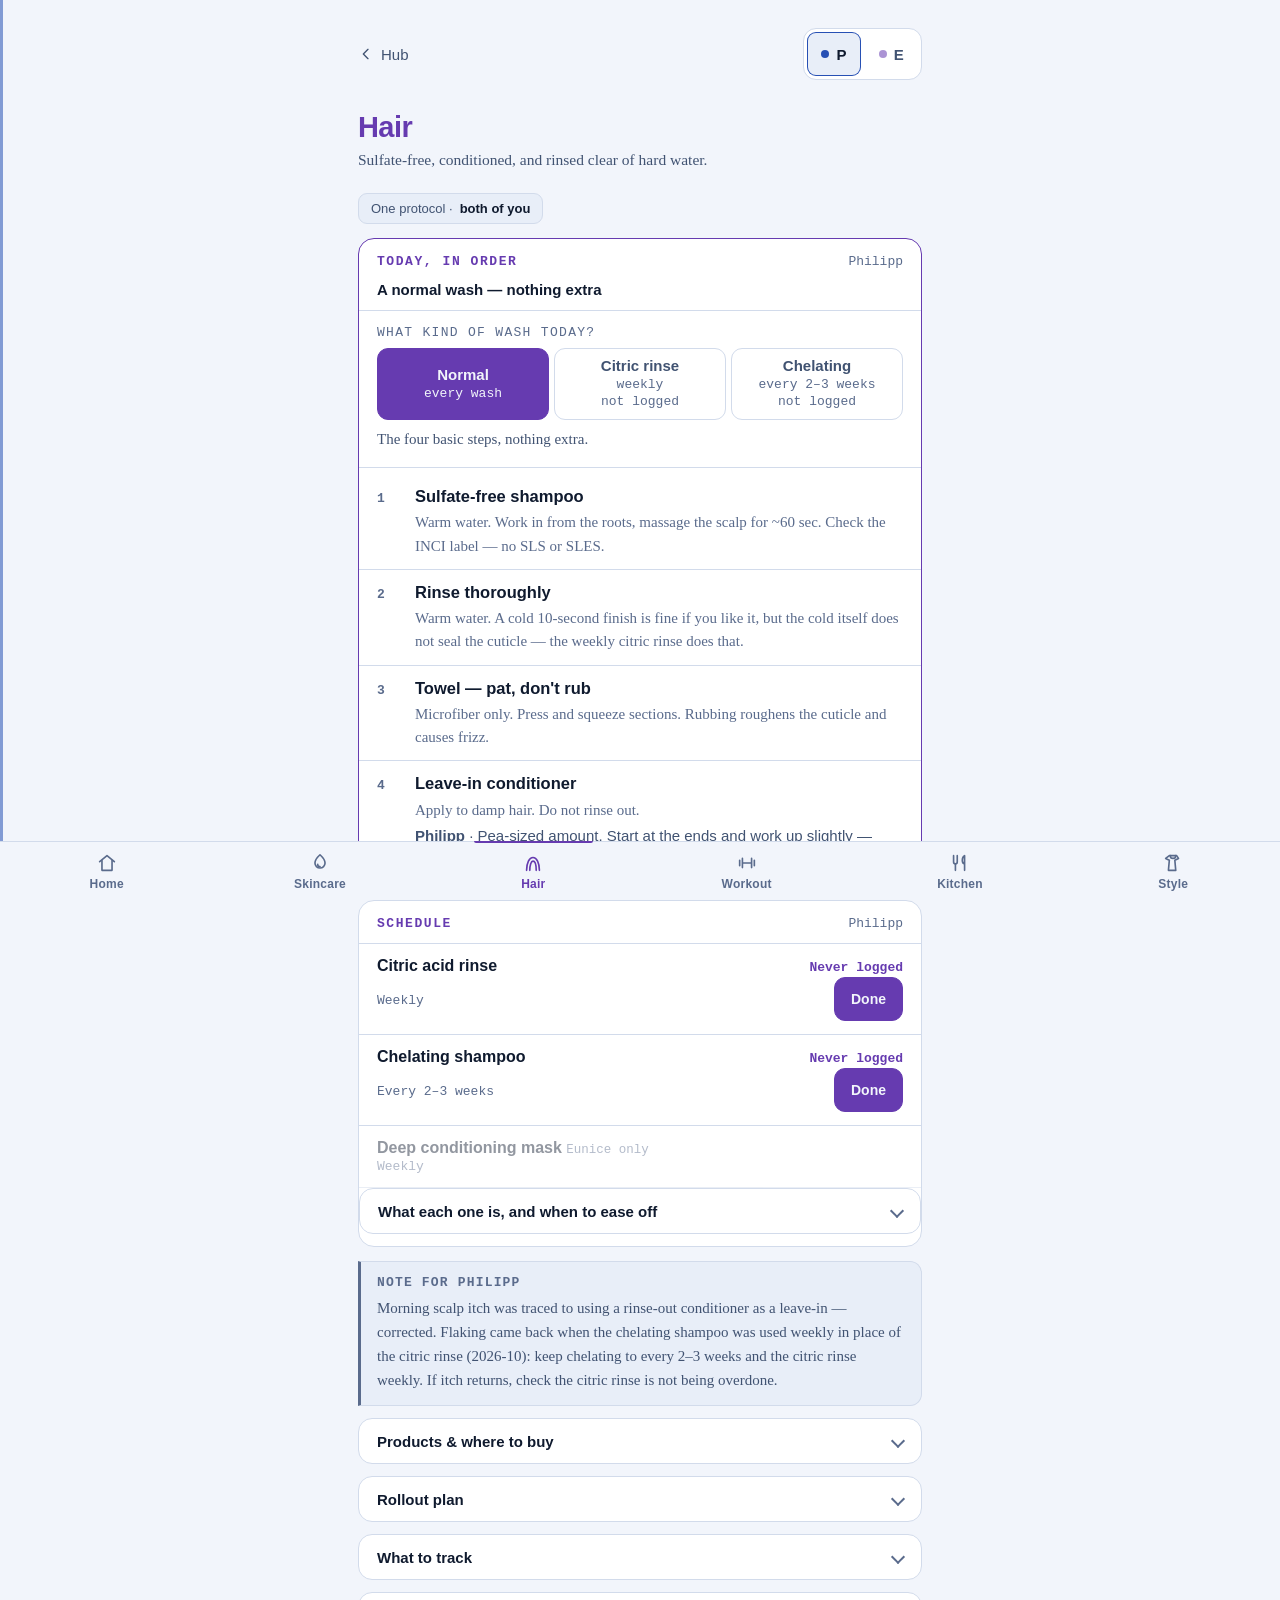
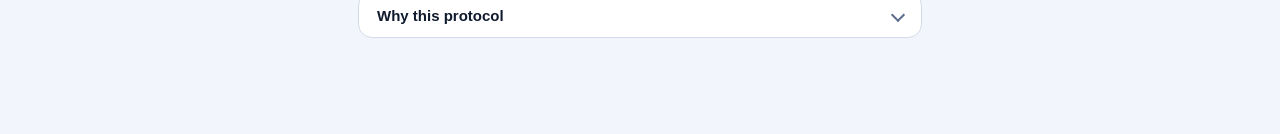
<file: hair/index.html>
<!DOCTYPE html>
<html lang="en">
<head>
<meta charset="utf-8">
<meta name="viewport" content="width=device-width, initial-scale=1, viewport-fit=cover">
<title>Hair · Pairwell</title>
<meta name="theme-color" content="#0B1220">
<link rel="stylesheet" href="../app.css?v=52081535">
<style>
  :root{ --accent:var(--hair); }

  body{
    background:var(--bg);color:var(--text);
    font-family:var(--f-ui);
    -webkit-font-smoothing:antialiased;
    min-height:100dvh;max-width:600px;margin:0 auto;
    padding:
      calc(env(safe-area-inset-top) + 20px)
      calc(env(safe-area-inset-right) + 18px)
      calc(var(--bar) + 26px)
      calc(env(safe-area-inset-left) + 18px);
  }

  h1{font-size:29px;font-weight:700;letter-spacing:-.02em;margin:0 0 4px;color:var(--accent)}
  .sub{font-family:var(--f-read);font-size:15.5px;color:var(--muted);margin:0 0 20px;line-height:1.6}

  /* Type floor: 14px for secondary, 16px+ for anything you act on.
     This page is read standing at a sink. */
  .card{
    background:var(--surface);border:1px solid var(--line);
    border-radius:16px;margin-bottom:14px;overflow:hidden;
  }
  .card-head{
    display:flex;align-items:baseline;gap:10px;flex-wrap:wrap;
    padding:15px 18px 12px;border-bottom:1px solid var(--line);
  }
  .card-head .k{
    font-family:var(--f-data);font-size:13px;font-weight:700;letter-spacing:.12em;text-transform:uppercase;
    color:var(--accent);
  }
  .card-head .meta{font-family:var(--f-data);font-size:13px;color:var(--muted2);margin-left:auto}
  .card-head .focus{font-size:15px;color:var(--text);font-weight:600;width:100%;margin-top:2px}

  ol.steps .n{
    font-family:var(--f-data);font-variant-numeric:tabular-nums;font-size:13px;font-weight:700;color:var(--muted2);
    font-variant-numeric:tabular-nums;
  }
  ol.steps .t{font-size:16.5px;font-weight:600;line-height:1.35}
  ol.steps .p{font-size:15px;color:var(--muted);margin-top:3px;line-height:1.45}
  ol.steps .h{font-family:var(--f-read);font-size:15px;color:var(--muted2);margin-top:4px;line-height:1.55}

  .empty{padding:20px 18px;font-family:var(--f-read);font-size:15px;color:var(--muted);line-height:1.55}

  /* day strip */
  .days{display:flex;gap:5px;margin-bottom:14px}
  .day{
    flex:1;min-height:var(--tap);border-radius:11px;
    border:1px solid var(--line);background:var(--surface);
    color:var(--muted);font-family:inherit;font-size:13px;font-weight:600;
    cursor:pointer;padding:6px 2px;
  }
  .day small{display:block;font-family:var(--f-data);font-size:13px;font-weight:400;color:var(--muted2);margin-top:2px}
  .day[aria-pressed="true"]{background:var(--accent);border-color:var(--accent);color:var(--bg)}
  .day[aria-pressed="true"] small{color:inherit;font-weight:400}
  .day:focus-visible{outline:2px solid var(--accent);outline-offset:2px}

  .season{
    display:inline-flex;align-items:center;gap:8px;
    font-family:var(--f-data);font-size:13px;color:var(--muted);
    background:var(--surface-2);border:1px solid var(--line);
    border-radius:9px;padding:7px 12px;margin-bottom:14px;
  }
  .season b{color:var(--text);font-weight:600}

  /* phase strip — which stage of the protocol he is on */
  .phase-bar{margin-bottom:12px}
  .phase-toggle{
    display:inline-flex;align-items:center;gap:9px;
    min-height:var(--tap);padding:0 14px;border-radius:11px;
    border:1px solid var(--line);background:var(--surface);
    font-family:inherit;font-size:14px;color:var(--muted);cursor:pointer;
  }
  .phase-toggle .pl{
    font-family:var(--f-data);font-size:13px;letter-spacing:.1em;text-transform:uppercase;color:var(--muted2);
  }
  .phase-toggle b{color:var(--text);font-weight:600}
  .phase-toggle .chev{
    width:7px;height:7px;border-right:2px solid var(--muted2);
    border-bottom:2px solid var(--muted2);transform:rotate(45deg);margin-left:2px;
  }
  .phase-toggle[aria-expanded="true"] .chev{transform:rotate(-135deg)}
  .phase-toggle:focus-visible{outline:2px solid var(--accent);outline-offset:2px}

  .phases{display:flex;gap:5px;margin-bottom:10px}
  .phase{
    flex:1;min-height:var(--tap);border-radius:11px;
    border:1px solid var(--line);background:var(--surface);
    color:var(--muted);font-family:inherit;font-size:13px;font-weight:600;
    cursor:pointer;padding:6px 4px;
  }
  .phase small{display:block;font-family:var(--f-data);font-size:13px;font-weight:400;color:var(--muted2);margin-top:2px}
  .phase[aria-pressed="true"]{background:var(--accent);border-color:var(--accent);color:var(--bg)}
  .phase[aria-pressed="true"] small{color:inherit;font-weight:400}
  .phase:focus-visible{outline:2px solid var(--accent);outline-offset:2px}
  .phase-note{
    font-family:var(--f-read);font-size:15px;color:var(--muted);line-height:1.5;
    margin-bottom:14px;padding-left:2px;
  }

  /* the one step that changes night to night */
  ol.steps .t.active-step{color:var(--accent)}

  /* safety */
  .rule{
    border:1px solid var(--line);border-left:3px solid var(--muted2);
    background:var(--surface-2);border-radius:0 12px 12px 0;
    padding:13px 16px;margin-bottom:12px;
  }
  .rule.critical{border-left-color:var(--warn);background:var(--warn-fill)}
  .rule .rt{
    font-family:var(--f-data);font-size:13px;font-weight:700;letter-spacing:.09em;text-transform:uppercase;
    color:var(--muted2);margin-bottom:6px;display:flex;align-items:center;gap:7px;
  }
  .rule.critical .rt{color:var(--warn)}
  .rule p{margin:0;font-family:var(--f-read);font-size:15px;line-height:1.6;color:var(--muted)}
  .rule.critical p{color:var(--text)}

  /* progressive disclosure */
  details{
    background:var(--surface);border:1px solid var(--line);
    border-radius:14px;margin-bottom:12px;overflow:hidden;
  }
  details summary{
    min-height:var(--tap);display:flex;align-items:center;gap:9px;
    padding:13px 18px;cursor:pointer;font-size:15px;font-weight:600;
    list-style:none;color:var(--text);
  }
  details summary::-webkit-details-marker{display:none}
  details summary::after{
    content:"";margin-left:auto;width:8px;height:8px;flex:none;
    border-right:2px solid var(--muted2);border-bottom:2px solid var(--muted2);
    transform:rotate(45deg);transition:transform .18s ease;
  }
  details[open] summary::after{transform:rotate(-135deg)}
  details summary:focus-visible{outline:2px solid var(--accent);outline-offset:-2px}

  /* The routine you are not doing right now: present, one tap away, and not
     costing a screen of scroll. Its own card keeps its styling inside. */
  details.other-routine{background:none;border:0;margin-top:14px}
  details.other-routine > summary{
    color:var(--muted);font-weight:600;
    background:var(--surface);border:1px solid var(--line);border-radius:14px;
  }
  details.other-routine > summary .n{
    font-family:var(--f-data);font-size:13px;font-weight:400;color:var(--muted2);
  }
  details.other-routine[open] > summary{
    border-bottom-left-radius:0;border-bottom-right-radius:0;
  }
  .dl{padding:2px 18px 16px}
  .dl div{padding:9px 0;border-top:1px solid var(--line)}
  .dl .dk{font-family:var(--f-data);font-size:13px;letter-spacing:.07em;text-transform:uppercase;color:var(--muted2);margin-bottom:3px}
  .dl .dv{font-family:var(--f-read);font-size:15px;line-height:1.6;color:var(--muted)}
  .dl .dv strong{color:var(--text)}

  .foot{font-size:13px;color:var(--muted2);line-height:1.6;margin-top:20px}

  /* Weekly check — a "when did I last do this" row, one per infrequent
     treatment. Shared by Hair's shower schedule and Skincare's weekly
     devices, so it takes its color from --accent rather than a fixed hue. */
  .schedrow{
    display:grid;grid-template-columns:1fr auto;align-items:baseline;
    gap:2px 12px;padding:13px 18px;border-bottom:1px solid var(--line);
  }
  .schedrow.other{opacity:.45}
  .sr-name{font-size:16px;font-weight:600}
  .sr-who{font-family:var(--f-data);font-size:12.5px;font-weight:400;color:var(--muted2)}
  .sr-cadence{
    grid-column:1;font-family:var(--f-data);font-size:13px;color:var(--muted2);
  }
  .sr-state{
    grid-column:2;grid-row:1;font-family:var(--f-data);font-size:13px;
    color:var(--muted);text-align:right;
  }
  .sr-state.due,.sr-state.late,.sr-state.unknown{color:var(--accent);font-weight:600}
  .sr-btn{
    grid-column:2;grid-row:2;justify-self:end;
    min-height:36px;padding:0 14px;border-radius:10px;
    font-family:inherit;font-size:13.5px;font-weight:600;cursor:pointer;
  }
  .sr-btn.dobtn{background:var(--accent);border:1px solid var(--accent);color:var(--bg)}
  .sr-btn.undone{background:none;border:1px solid var(--line);color:var(--muted)}
  .sr-btn:focus-visible{outline:2px solid var(--accent);outline-offset:2px}
  .dl em{font-style:italic;color:var(--muted2)}

  @media (prefers-reduced-motion:reduce){
    details summary::after{transition:none}
  }

  .both{
    display:inline-flex;align-items:center;gap:7px;
    font-size:13px;color:var(--muted);
    background:var(--surface-2);border:1px solid var(--line);
    border-radius:9px;padding:7px 12px;margin-bottom:14px;
  }
  .both b{color:var(--text);font-weight:600}
  .card.other{opacity:.5}

  .card.today{border-color:var(--hair)}
  .card.today ol.steps .t.treat-step{color:var(--hair)}
  .todaydone{display:flex;flex-wrap:wrap;gap:8px;padding:12px 18px 14px;border-top:1px solid var(--line)}
  .todaydone .dobtn{margin-left:0;flex:1 1 auto}
  /* "What kind of wash is it?" — the choice is made by the person at the sink,
     not inferred from a log they may never have filled in. */
  .washbox{padding:14px 18px 6px;border-bottom:1px solid var(--line)}
  .washlabel{font-family:var(--f-data);font-size:13px;letter-spacing:.1em;
    text-transform:uppercase;color:var(--muted2);margin-bottom:8px}
  .washbox .phases{margin-bottom:8px}
  .washbox .phase{font-size:15px;padding:8px 4px}
  .washbox .phase small{line-height:1.35}
  .washhint{font-family:var(--f-read);font-size:15px;line-height:1.55;
    color:var(--muted);margin:2px 0 10px}
  .steptag{display:inline-block;margin-left:8px;padding:2px 8px;border-radius:8px;
    border:1px solid var(--hair);color:var(--hair);vertical-align:2px;
    font-family:var(--f-data);font-size:13px;font-weight:600;letter-spacing:.04em}
  .todaybody{padding:14px 18px;display:flex;flex-direction:column;gap:8px}
  .tline{font-size:15.5px;line-height:1.45;color:var(--muted)}
  .tline b{color:var(--text);font-weight:600}
  .tline.due b{color:var(--hair)}
  .tline.ok{color:var(--muted2)}

  .duebar{
    display:flex;align-items:center;gap:12px;flex-wrap:wrap;
    padding:11px 18px;border-bottom:1px solid var(--line);background:var(--surface-2);
  }
  .duepill{
    font-family:var(--f-data);font-size:13px;font-weight:600;
    letter-spacing:.04em;color:var(--muted);
  }
  /* Accent as ink on the page ground — the pairing that holds in both themes. */
  .duepill.due,.duepill.late{color:var(--hair)}
  .duepill.late{font-weight:700}
  .duepill.done{color:var(--ok,var(--muted))}
  .dobtn,.undone{
    margin-left:auto;min-height:var(--tap);padding:0 16px;border-radius:11px;
    font-family:inherit;font-size:14px;font-weight:600;cursor:pointer;
  }
  .dobtn{background:var(--hair);border:1px solid var(--hair);color:var(--bg)}
  .undone{background:none;border:1px solid var(--line);color:var(--muted)}
  .dobtn:focus-visible,.undone:focus-visible{outline:2px solid var(--hair);outline-offset:2px}
  .inline-caution{
    padding:11px 18px 14px;font-family:var(--f-read);font-size:15px;line-height:1.55;
    color:var(--muted2);border-top:1px solid var(--line);
  }
</style>
</head>
<body>

<div class="pw-bar">
  <a class="pw-back" href="../"><svg viewBox="0 0 24 24"><path d="m15 5-7 7 7 7"/></svg> Hub</a>
  <div id="switcher"></div>
</div>

<h1>Hair</h1>
<p class="sub" id="sub"></p>

<div class="both">One protocol &middot; <b>both of you</b></div>
<div id="stage"></div>

<script src="../app.js?v=3f8263a7"></script>
<script>

const R = {"_source": ["skin_protocol.html conversations", "hair_protocol.html conversation"], "skincare": {"philipp": {"_source": "skin_protocol.html · Issue 2026-07", "_model": "weekly-phased — one AM routine; PM is a fixed 6-step base where only step 03 rotates by weekday, and the weekday schedule itself changes across three phases", "skinType": "combination — oily T-zone, normal-to-dry cheeks", "fitzpatrick": "III–IV", "focus": "prevention over correction", "concerns": ["under-eye dark circles (mostly pigment)", "texture and pores", "general photoaging prevention"], "applicationRule": "Thin before thick, wet before oil. Wait 30–60 seconds between steps for absorption. Apply to damp skin — except actives (adapalene, acids), which go on dry skin to reduce irritation.", "am": {"durationMin": 4, "_note": "Identical Mon → Sun. No thinking needed.", "steps": [{"step": "Cleanse", "product": "CeraVe Hydrating Cream-to-Foam", "how": "Lukewarm water, 20 seconds of gentle massage, rinse fully."}, {"step": "Vitamin C", "product": "Rohto Melano CC Premium Essence", "how": "3–4 drops · targeted on cheekbones and existing spots."}, {"step": "Eye area", "product": "CeraVe Eye Repair Cream", "how": "Ring finger · small dab per eye · tap along the orbital bone · never rub."}, {"step": "Moisturizer", "product": "Beauty of Joseon Dynasty Cream", "how": "Pea-sized amount, thin layer. Optional: skip on days the T-zone feels oily and go straight to sunscreen."}, {"step": "Sunscreen", "product": "Biore UV Aqua Rich (or BoJ Relief Sun)", "how": "Two full finger-lengths · face + neck + ears. Every day, indoor or outdoor."}]}, "pm": {"durationMin": 6, "_note": "Same steps every night. Only step 03 changes — the weekday tells you which bottle.", "steps": [{"step": "Cleanse", "product": "CeraVe Hydrating Cream-to-Foam", "how": "Heavy sunscreen day? Double cleanse — first pass with cleansing oil or micellar, then CeraVe."}, {"step": "Dry fully", "product": null, "how": "Wait 60–90 seconds until the skin is completely dry. Applying actives to damp skin sharply increases irritation.", "isWait": true}, {"step": "Active of the night", "product": null, "activeSlot": true}, {"step": "Hyaluronic acid", "product": "The Ordinary Hyaluronic Acid 2% + B5", "how": "On slightly damp skin, then press in gently. Buffers active nights, restores hydration on rest nights."}, {"step": "Eye area", "product": "Rohto Melano CC Moisture Cream", "how": "Rice-grain per eye · 3 dots along the orbital bone · ring finger · stay 5 mm below the lash line."}, {"step": "Moisturizer", "product": "Beauty of Joseon Dynasty Cream", "how": "Lock everything in."}]}, "actives": {"adapalene": {"name": "Differin Adapalene 0.1% (℞)", "how": "Pea-sized amount. Dot on forehead, both cheeks and chin, spread thin over the whole face. Stay 5 mm from the lash line and mouth corners. Weeks 1–4: wait 20 min before moisturizer, then directly."}, "bha": {"name": "Paula's Choice BHA 2% Liquid", "how": "Soak a cotton pad, swipe over the T-zone (forehead, nose, chin). One pass, no rubbing. Let absorb 30 seconds."}, "glycolic": {"name": "The Ordinary Glycolic Acid 7% Toner", "how": "Soak a cotton pad, sweep over the full face. Avoid the eye area. One pass. Optional — skip if the skin feels tight."}, "niacinamide": {"name": "The Ordinary Niacinamide 10%", "optional": true, "how": "Fingertip amount over the whole face. Gentle, no irritation risk. Optional — skipping step 03 entirely on a rest night is always fine."}}, "phases": [{"id": "weeks-1-4", "label": "Weeks 1–4", "subtitle": "Start here", "note": "Differin only 2× this phase. Wide spacing (Mon → Thu) gives skin time to adapt. Mild tightness is normal. Flaking around nose/mouth in week 3–4 — cover with balm, don't pick. Move on when skin has been calm for a full week.", "schedule": [{"day": "Mon", "active": "adapalene"}, {"day": "Tue", "active": "bha"}, {"day": "Wed", "active": "niacinamide"}, {"day": "Thu", "active": "adapalene"}, {"day": "Fri", "active": "niacinamide"}, {"day": "Sat", "active": "glycolic"}, {"day": "Sun", "active": "niacinamide"}]}, {"id": "weeks-5-8", "label": "Weeks 5–8", "subtitle": "Then this", "note": "Differin now 3×, glycolic paused. Skin may briefly look worse in weeks 5–6 (purging) — do not stop. By week 7–8 texture smooths. Move on when calm for a full week.", "schedule": [{"day": "Mon", "active": "adapalene"}, {"day": "Tue", "active": "bha"}, {"day": "Wed", "active": "adapalene"}, {"day": "Thu", "active": "niacinamide"}, {"day": "Fri", "active": "adapalene"}, {"day": "Sat", "active": "niacinamide"}, {"day": "Sun", "active": "niacinamide"}]}, {"id": "week-9-plus", "label": "Week 9+", "subtitle": "Final", "note": "The permanent schedule. Full rotation with all products. Stay here. Pea-size Differin, cotton pad for acids, eye area always spared.", "schedule": [{"day": "Mon", "active": "adapalene"}, {"day": "Tue", "active": "bha"}, {"day": "Wed", "active": "adapalene"}, {"day": "Thu", "active": "niacinamide"}, {"day": "Fri", "active": "adapalene"}, {"day": "Sat", "active": "glycolic"}, {"day": "Sun", "active": "niacinamide"}]}], "currentPhase": "week-9-plus", "_currentPhaseNote": "Defaults to the permanent schedule because that is what the app already held. The protocol is dated 2026-07, so weeks-5-8 is also plausible — switch it on the page if that is wrong. Getting this wrong means too much adapalene.", "safetyRules": [{"id": "no-adapalene-with-acids", "title": "Never combine adapalene and acids", "rule": "Adapalene together with AHA or BHA in one application massively irritates the skin without boosting results. Always separate nights. To exfoliate the same day: BHA in the morning, adapalene at night — and only when skin is calm.", "critical": true}, {"id": "retinoid-needs-spf", "title": "Retinoid without SPF is net-negative", "rule": "Retinoids temporarily increase UV sensitivity. Without daily sunscreen, new pigmentation forms faster than the retinoid clears old damage. If you are not committed to SPF every day, do not start adapalene.", "critical": true}, {"id": "spf-amount", "title": "Two finger-lengths of SPF, or it is useless", "rule": "SPF ratings are tested at 2 mg/cm² — roughly two strips along the index and middle finger for face and neck. Most people apply a quarter of that and get an effective SPF of ~15."}, {"id": "eye-never-rub", "title": "Never rub the eye area — always tap", "rule": "Under-eye skin is 4× thinner than the rest of the face. Repeated rubbing causes chronic micro-inflammation, which drives the very pigmentation you are treating. Ring finger only — it applies the least pressure by reflex."}, {"id": "patience", "title": "Judge at week 12, not week 3", "rule": "Vitamin C, adapalene and niacinamide need 8–12 weeks to show visible change. Photos every 4 weeks in the same lighting beat the daily mirror check."}], "eyeArea": {"type": "Mixed — mostly pigment. Brown-grey tone, melanin-dominant.", "structural": "Minor tear-trough shadow. Topicals cannot remove this part.", "target": "30–50% lighter in 3–6 months. Consistency beats intensity; full erasure is not possible with products alone.", "timeline": [{"when": "1–2 weeks", "what": "Puffiness down — eye cream plus sleep and lower salt/alcohol."}, {"when": "8–12 weeks", "what": "Pigment lightens — Moisture Cream + SPF + Essence. Judge with 4-week photos."}, {"when": "3–6 months", "what": "Substantial change. Ceiling: 30–50% lighter than baseline."}]}, "coreProducts": {"cleanser": "CeraVe Hydrating Cream-to-Foam — AM 01 + PM 01", "vitaminC": "Rohto Melano CC Premium Essence — AM 02", "eyeCreamAM": "CeraVe Eye Repair Cream — AM 03", "eyeCreamPM": "Rohto Melano CC Moisture Cream — PM 05, under-eye pigment", "moisturizer": "Beauty of Joseon Dynasty Cream — AM 04 + PM 06", "spf": "Biore UV Aqua Rich SPF 50+ PA++++ — AM 05, daily", "hyaluronic": "The Ordinary Hyaluronic Acid 2% + B5 — PM 04", "adapalene": "Differin Adapalene 0.1% — prescription in Germany; pharmacist-guided (指示藥品) in Taiwan, no Rx", "bha": "Paula's Choice Skin Perfecting 2% BHA Liquid", "glycolic": "The Ordinary Glycolic Acid 7% Toning Solution", "niacinamide": "The Ordinary Niacinamide 10% + Zinc 1%"}, "timeline": "Adapalene needs patience — meaningful texture and pore results from week 12+. Weeks 1–8 show little by design.", "weeklyTreatments": [{"id": "nailcare", "title": "Nail care", "day": "Wed", "cadence": "Weekly · Wednesdays", "everyDays": 7, "everyDaysMax": 9}], "nailCareProducts": {"cuticleStick": "Tweezerman Cuticle Stick — loosen/clean cuticles before pushing back", "clippers": "Wilkinson Sword Manicure Nail Clippers / Toenail Clippers with Nail Catcher", "file": "Zwilling Glas-Nagelfeile, doppelseitig, feine Körnung — shape after clipping", "cuticlePusher": "Tweezerman Cuticle Pusher — push back after softening, never cut cuticles", "handCream": "Balea (dm) Hand Cream Urea — finish, both hands"}}, "eunice": {"_source": "Hamburg Seasonal Skincare Masterplan (.docx), added 2026-08-29", "_model": "seasonal-weekly — four season plans, each with its own AM routine and a different PM protocol per weekday. Philipp uses the simpler 'weekly' model (one AM, one active per weekday), so a renderer has to handle both shapes.", "skinType": "mixed / Asian, age 37", "concerns": ["pores (nose area)", "horizontal neck rings", "structural jawline lifting"], "context": {"location": "Hamburg", "waterHardness": "hard — high calcium/magnesium; see the shared hair section for the measured 17.3 °dH"}, "safetyRules": [{"id": "mfu-boundaries", "title": "High Focus Shot (MFU) boundaries", "rule": "Maximum once per week. Completely avoid the eyeballs, eyelids, jawbone edge, lips and the centre of the neck (thyroid area). Target only the jowls, lower face sag and the sides of the neck.", "appliesTo": ["sat"], "critical": true}, {"id": "no-mix-actives", "title": "The no-mix actives rule", "rule": "0.2% Retinol must never land on the same night as the Exosome Shot or the Booster Pro Air Shot, and never on a High Focus Shot night. That does not forbid pairing the Exosome Shot with the Booster Pro Air Shot on the same night — only pairing either of them with Retinol or a High Focus Shot.", "critical": true}, {"id": "conductivity", "title": "The conductivity rule", "rule": "Use a thick layer of PDRN Booster Gel for the High Focus Shot, or PDRN Pink Peptide Serum for the Booster Pro. Oils (Freiöl, Rose Hip Oil) insulate — always apply them after device use, never before.", "critical": false}, {"id": "hard-water-shield", "title": "The 'Kalk' hard-water shield", "rule": "Hamburg tap water dulls skin and stretches pores. Use the Foreo in the evening to strip mineral buildup mechanically, and always apply The Ordinary HA 2% + B5 while the skin is still damp.", "critical": false}], "seasons": {"winter": {"months": "November – March", "monthNumbers": [11, 12, 1, 2, 3], "goal": "High-lipid shield against dry radiator heat and freezing winds, to stop neck rings cracking and deepening.", "am": {"durationMin": 3, "steps": ["Micellar water (or hydrating toner) on a pad — no hard tap water", "HA 2% + B5 while the skin is still damp from the wipe", "Nivea Day Cream", "SPF"]}, "pmWeekly": [{"day": "Mon", "focus": "Pores & active prep", "steps": ["Foreo Cleanse", "Exosome Shot", "PDRN Serum", "Booster Pro (Booster Mode)"]}, {"day": "Tue", "focus": "Cellular turnover", "steps": ["Foreo Cleanse", "PDRN Serum", "0.2% Retinol", "Nivea Night Cream + 2 drops Rose Hip Oil"]}, {"day": "Wed", "focus": "Midweek detox", "steps": ["Foreo Cleanse", "Freiöl", "Gua Sha (warm the oil in your hands first)"]}, {"day": "Thu", "focus": "Deep volumizing", "steps": ["Gentle Cleanse", "Exosome Shot", "PDRN Serum", "Booster Pro (Booster Mode – Level 1)"]}, {"day": "Fri", "focus": "Targeted neck rings", "steps": ["Foreo Cleanse", "Collagen Glow Pen", "Booster Pro (MC Mode) glide horizontally along neck rings", "Nivea Night"]}, {"day": "Sat", "focus": "Structural MFU lift", "steps": ["Foreo Cleanse", "High Focus Shot (600–1200 shots with PDRN Booster Gel on jowls / sides of neck)", "Pat in excess gel", "Nivea Night"]}, {"day": "Sun", "focus": "Barrier recovery reset", "steps": ["Gentle Cleanse", "Sheet Mask (no devices)", "Seal with Rose Hip Oil"]}]}, "spring": {"months": "April – June", "monthNumbers": [4, 5, 6], "goal": "Deep pore de-gunking, to clear pollen and dust sticking to hard-water residue.", "am": {"durationMin": 3, "steps": ["Lukewarm water wash", "HA 2% + B5", "Nivea Day Cream", "SPF"], "weeklyExtra": "Friday morning: swipe Nivea Toner on the nose only."}, "pmWeekly": [{"day": "Mon", "focus": "Resurfacing & pores", "steps": ["Foreo Cleanse", "Booster Pro (Air Shot Mode) on nose pores", "Exosome Shot", "PDRN Serum"]}, {"day": "Tue", "focus": "Retinol night", "steps": ["Foreo Cleanse", "PDRN Serum", "0.2% Retinol", "Nivea Night Cream"]}, {"day": "Wed", "focus": "Lymphatic drainage", "steps": ["Foreo Cleanse", "Freiöl", "Gua Sha, stroking downwards on the sides of the neck"]}, {"day": "Thu", "focus": "Cellular power", "steps": ["Foreo Cleanse", "Exosome Shot", "PDRN Serum", "Booster Pro (Booster Mode)"]}, {"day": "Fri", "focus": "Pore & neck target", "steps": ["Foreo Cleanse", "Collagen Glow Pen", "Booster Pro (MC Mode) on neck lines"]}, {"day": "Sat", "focus": "Structural MFU lift", "steps": ["Foreo Cleanse", "High Focus Shot (with PDRN Booster Gel, focused on a sharp jawline contour)"]}, {"day": "Sun", "focus": "Moisture surge", "steps": ["Foreo Cleanse", "Sheet Mask", "Booster Pro (Booster Mode) directly over the sheet mask"]}]}, "summer": {"months": "July – August", "monthNumbers": [7, 8], "goal": "Heat calming, pore tightening and high-level pigment defence against strong summer sun.", "am": {"durationMin": 3, "steps": ["Lukewarm water wash", "HA 2% + B5", "Nivea Day Cream", "SPF 50 — strict"], "weeklyExtra": "Friday morning: swipe Nivea Toner on the nose."}, "pmWeekly": [{"day": "Mon", "focus": "Pore shrinking", "steps": ["Foreo Cleanse", "Booster Pro (Air Shot Mode) on nose pores", "PDRN Serum"]}, {"day": "Tue", "focus": "Soothing night", "steps": ["Foreo Cleanse", "PDRN Serum", "Nivea Night Cream — skip retinol entirely if the weekend was spent outdoors or at the beach"]}, {"day": "Wed", "focus": "Cryo-calming", "steps": ["Foreo Cleanse", "Sheet Mask (chilled in the fridge first)", "Booster Pro (Booster Mode) over the cold mask"]}, {"day": "Thu", "focus": "Lightweight regeneration", "steps": ["Foreo Cleanse", "Exosome Shot", "PDRN Serum", "Booster Pro (Booster Mode)"]}, {"day": "Fri", "focus": "Neck firming", "steps": ["Foreo Cleanse", "Collagen Glow Pen", "Booster Pro (MC Mode) on neck"]}, {"day": "Sat", "focus": "Structural MFU lift", "steps": ["Foreo Cleanse", "High Focus Shot (keep the PDRN Booster Gel in the fridge for a cooling treatment)"]}, {"day": "Sun", "focus": "UV recovery", "steps": ["Foreo Cleanse", "Rose Hip Oil + Gua Sha, to calm the sun-exposed barrier"]}]}, "autumn": {"months": "September – October", "monthNumbers": [9, 10], "goal": "The deep reconstruction phase: repair summer UV damage and build skin thickness before winter.", "am": {"durationMin": 3, "steps": ["Micellar water (or hydrating toner) on a pad — no hard tap water", "HA 2% + B5 while the skin is still damp from the wipe", "Nivea Day Cream", "SPF"], "weeklyExtra": "Friday morning: swipe Nivea Toner on the nose."}, "pmWeekly": [{"day": "Mon", "focus": "Advanced resurfacing", "steps": ["Foreo Cleanse", "Booster Pro (Air Shot Mode)", "Exosome Shot", "PDRN Serum"]}, {"day": "Tue", "focus": "Active cell turnover", "steps": ["Foreo Cleanse", "PDRN Serum", "0.2% Retinol", "Nivea Night Cream"]}, {"day": "Wed", "focus": "Sculpt & drain", "steps": ["Foreo Cleanse", "Freiöl", "Gua Sha"]}, {"day": "Thu", "focus": "Deep cellular regeneration", "steps": ["Foreo Cleanse", "Exosome Shot", "PDRN Serum", "Booster Pro (Booster Mode)"]}, {"day": "Fri", "focus": "Neck ring focus", "steps": ["Foreo Cleanse", "Collagen Glow Pen", "Booster Pro (MC Mode) focused on horizontal creases"]}, {"day": "Sat", "focus": "Structural MFU lift", "steps": ["Foreo Cleanse", "High Focus Shot (with PDRN Booster Gel, focused on pulling up lower cheeks / jowls)"]}, {"day": "Sun", "focus": "Deep nutrient infusion", "steps": ["Foreo Cleanse", "Sheet Mask", "Booster Pro (Booster Mode)", "Finish with Rose Hip Oil"]}]}}, "devices": {"mfu": "High Focus Shot Plus — 1x/week, Saturdays, see safetyRules.mfu-boundaries", "boosterPro": "Booster Pro — Booster Mode, Air Shot Mode, MC Mode", "foreo": "Foreo — evening cleanse, mechanical removal of hard-water minerals", "guaSha": "Gua Sha — manual, always over oil", "collagenGlowPen": "Collagen Glow Pen — Fridays, neck"}, "weeklyTreatments": [{"id": "mfu", "title": "High Focus Shot (MFU)", "day": "Sat", "cadence": "Weekly · Saturdays", "everyDays": 7, "everyDaysMax": 8, "caution": "Max once a week — see the MFU safety rule.", "critical": true}, {"id": "collagenGlowPen", "title": "Collagen Glow Pen", "day": "Fri", "cadence": "Weekly · Fridays", "everyDays": 7, "everyDaysMax": 9}], "coreProducts": {"hydrator": "The Ordinary Hyaluronic Acid 2% + B5 — apply to damp skin", "micellar": "Micellar water — the gentle, Kalk-free morning cleanse for winter/autumn. Bioderma Sensibio or any fragrance-free one; lifts overnight oil off the nose without hard tap water.", "dayCream": "Nivea Day Cream", "nightCream": "Nivea Night Cream", "spf": "SPF daily; SPF 50 strictly in summer", "retinol": "0.2% Retinol — Tuesdays", "pdrnSerum": "PDRN Pink Peptide Serum — conductive medium for the Booster Pro", "pdrnBoosterGel": "PDRN Booster Gel — conductive medium for the High Focus Shot", "exosome": "Exosome Shot", "oils": "Freiöl (Gua Sha), Rose Hip Oil (sealing)", "toner": "Nivea Toner — Friday mornings, nose only, spring/summer/autumn", "sheetMask": "CICA Face Mask — centella asiatica, sodium hyaluronate, aloe, chamomile; no actives, ethanol/paraben/silicone-free. 40 sheets ≈ 9-10 months at the weekly cadence."}}}, "hair": {"_source": "hair_protocol.html", "_status": "SHARED — one protocol, both people. Amounts and two treatments differ per person.", "context": {"location": "Hamburg", "waterHardness": "17.3 °dH — hard. Scale: 0 soft · 8.4 · 14 · 25+ very hard.", "why": "Sulfates strip natural oils from dense Asian hair, so the cuticle stays open and the texture turns rough and stiff. Conditioning seals it. On top of that, hard water leaves a calcium/magnesium film on every strand — that is what the weekly rinse removes.", "verify": "Test your own shower tap with strips on day 1 and again at week 8. The district average is a guess; your tap is the real number."}, "everyShower": {"_note": "Four steps, every wash, both of you. The citric rinse is NOT part of this — it is weekly.", "steps": [{"step": "Sulfate-free shampoo", "how": "Warm water. Work in from the roots, massage the scalp for ~60 sec. Check the INCI label — no SLS or SLES."}, {"step": "Rinse thoroughly", "how": "Warm water. A cold 10-second finish is fine if you like it, but the cold itself does not seal the cuticle — the weekly citric rinse does that."}, {"step": "Towel — pat, don't rub", "how": "Microfiber only. Press and squeeze sections. Rubbing roughens the cuticle and causes frizz."}, {"step": "Leave-in conditioner", "how": "Apply to damp hair. Do not rinse out.", "perPerson": {"philipp": "Pea-sized amount. Start at the ends and work up slightly — short hair needs less.", "eunice": "2–3× more product. Work from the ends up through the full length before touching the roots."}}]}, "scheduled": [{"id": "citric-rinse", "title": "Citric acid rinse", "cadence": "Weekly", "who": "both", "recipe": "¼ tsp citric acid per 500 ml warm water — target pH 4–5. Not ½ tsp; that is too acidic.", "order": "Shampoo → rinse → pour the citric solution over all hair → wait 1–2 min → rinse out → leave-in as normal.", "why": "At 17.3 °dH weekly is the right frequency. The acid dissolves the calcium/magnesium film that makes hair feel coated and stiff.", "caution": "Straw-like texture, brittleness, more tangles or scalp itch mean you are overdoing it. Do not go to 2× weekly, and stay at ¼ tsp.", "everyDays": 7, "afterStep": 2, "rank": 2, "inSequence": "Pour it over all your hair, leave 1–2 min, then rinse it out."}, {"id": "chelating", "title": "Chelating shampoo", "cadence": "Every 2–3 weeks", "who": "both", "recipe": "Malibu C Hard Water Wellness — use in place of your regular shampoo.", "order": "Lather, leave on 3–5 min, rinse fully. Follow immediately with a deep conditioner or your leave-in — do not skip that.", "why": "EDTA binds calcium and magnesium ions inside the hair shaft and pulls them out when you rinse. Regular shampoo — even sulfate-free — physically cannot do this.", "caution": "Strips moisture and protein if used too often. Every 2–3 weeks at most — it is NOT a weekly stand-in for the citric rinse. The citric rinse keeps its own weekly clock; the two only never share the same wash.", "everyDays": 14, "everyDaysMax": 21, "replacesStep": 1, "rank": 0}, {"id": "deep-mask", "title": "Deep conditioning mask", "cadence": "Weekly", "who": "eunice", "recipe": "Any mask with glycerin, panthenol or argan oil — Cantu, OGX or Garnier.", "order": "After shampooing, before the citric rinse. Leave on 5–10 min in the shower steam, then rinse, run the citric rinse, apply leave-in.", "why": "Longer hair needs deeper conditioning to prevent split ends and manage tangling. Philipp's length does not need this layer.", "everyDays": 7, "afterStep": 2, "rank": 1, "inSequence": "Leave on 5–10 min in the shower steam, then rinse it out."}], "products": {"shampoo": {"_note": "Priority order — grab whichever you find first.", "options": [{"name": "Cantu Sulfate-Free Cleansing Cream", "rank": "1st choice", "price": "~€7–8", "where": "Rossmann · Amazon.de", "note": "Built for dense, coarse hair — the right match for both of you. Good lather despite being sulfate-free. Strong enough for 17.3 °dH."}, {"name": "HASK Repair + Argan Oil", "rank": "2nd choice", "price": "~€9", "where": "dm", "note": "473 ml, no SLS/SLES. Uses Sodium C14-16 Olefin Sulfonate — stronger than ideal, but better than classic sulfates."}, {"name": "Alverde Ultra Sensitiv", "rank": "Emergency only", "price": "~€3", "where": "dm", "note": "Cleanest INCI of all, but likely too gentle for dense hair at this hardness. Higher risk for Eunice — more mineral surface area. Switch back to Cantu if the scalp feels unclean after 48h."}]}, "leaveIn": {"_note": "A leave-in you don't rinse out — its job is to re-soften the cuticle the hard water roughened. A rich cream suits long, dense hair; a light keratin or oil spray suits short hair. Either works — the one thing to avoid is using a rinse-out conditioner as a leave-in. For a cream, look for glycerin or panthenol high on the INCI.", "options": [{"name": "Garnier Fructis Leave-in Creme Aloe Air Dry", "rank": "In the drugstore", "price": "~€6 · 400 ml", "where": "dm · Rossmann · Budni", "note": "This is the current name for the old \"Hair Drink\" — Garnier renamed the line, which is why searching the old name found nothing. Glycerin sits high on its list, exactly the humectant this protocol wants. Grab it in the aisle; Amazon stock is patchy."}, {"name": "Cantu Shea Butter Leave-In Repair Cream", "rank": "To order online", "price": "~€8", "where": "Amazon.de · dm", "note": "Same brand as your shampoo, built for dense, coarse hair. Search Amazon.de for \"Cantu Leave-In\" — reliably stocked there. Richer than the Garnier: pea-size for Philipp, 2–3× for Eunice."}, {"name": "Garnier Fructis Schadenlöscher 10-in-1 Leave-in (spray)", "rank": "A spray — good for short hair", "price": "~€6 · 150 ml", "where": "Amazon.de · dm · Rossmann", "note": "A keratin-and-oil spray rather than a glycerin cream — a different tool for the same job, and the lighter one. Ideal for short hair (Philipp): a spritz or two on damp ends, off the scalp; it also protects to 230 °C if you heat-style. Fine on long hair too (Eunice) — if it ever feels stiff or straw-like over weeks, that is keratin build-up, so drop to every other wash."}, {"name": "Any leave-in with glycerin or panthenol near the top", "rank": "Or just by the label", "where": "any drugstore", "note": "The brand does not matter. A cream or milk with glycerin/panthenol high, ideally a light oil (argan/shea) too. Skip anything led by silicones (an ingredient ending -cone or -xane first) — at 17.3 °dH they build up."}]}, "towel": {"name": "Microfiber hair towel", "price": "€6–10", "where": "dm · Amazon.de", "note": "Any brand. Get two, one each."}, "citricAcid": {"name": "Heitmann Citronensäure Pulver", "price": "~€2", "where": "dm · Rossmann · Budni · supermarket", "note": "Food-grade. One pack lasts months. Optional: pH strips (~€3–5) to confirm pH 4–5."}, "chelator": {"name": "Malibu C Hard Water Wellness", "price": "€10–15", "where": "Amazon.de only", "inci": "Disodium or Tetrasodium EDTA high on the list. EDTA near the bottom is only a preservative and will not chelate."}, "mask": {"name": "Deep conditioning mask", "price": "€8–15", "where": "dm · Rossmann · Budni", "note": "Eunice only."}, "testStrips": {"name": "Water hardness test strips", "price": "~€5", "where": "Amazon.de · Baumarkt"}}, "rollout": {"goldenRule": "Change one thing at a time. Starting shampoo, leave-in and the citric rinse together means you will never know what worked. Stagger each change by about a week.", "packages": [{"id": "A", "title": "Sofort-Reset", "cost": "~€15 total", "when": "Start now", "status": "now", "items": ["Shampoo: Cantu → HASK → Alverde only in emergencies", "Leave-in cream: Garnier Aloe Air-Dry or Cantu, no rinse", "Citric acid: ¼ tsp / 500 ml, once weekly", "Microfiber towel — pat only", "Malibu C chelating shampoo every 2–3 weeks", "Eunice: weekly deep conditioning mask"], "note": "Run for 6 full weeks before evaluating. Hair adjusts slowly."}, {"id": "B", "title": "Chlorine filter", "cost": "+€35 · Philips AWP1775", "when": "Week 6 evaluation", "status": "conditional", "items": ["First check hamburgwasser.de → Meine Wasserqualität. Most of Hamburg-Nord is not chlorinated.", "If chlorinated: add the inline filter between hose and hand shower.", "If not: skip permanently."], "note": "Chlorine is probably not the problem — Kalk is. Do not spend €35 on a contaminant you likely do not have."}, {"id": "C", "title": "Ion exchanger", "cost": "~€250 · e.g. ShowerSoft", "when": "Week 8–12 evaluation", "status": "last resort", "items": ["At 17.3 °dH this is legitimately on the table.", "Only after 8–12 weeks of package A with no improvement.", "Only if stiffness clearly persists despite regular chelating.", "Confirm tap hardness with strips first."], "note": "Most people at 17 °dH get enough relief from the chemical approach alone."}]}, "tracking": [{"what": "Weekly photo", "how": "Same lighting, same angle, dry hair, the morning after a wash. Drift is hard to feel and easy to see over 6 weeks."}, {"what": "Comb-through time", "how": "How long to fully comb wet hair without snagging. Log a benchmark before week 1. Track per person."}, {"what": "Shedding count", "how": "Hair in the drain catch per session. Very variable day to day — read the trend over 4+ sessions."}, {"what": "Hardness strip reading", "how": "Test the shower tap on day 1, retest at week 8."}], "individualNotes": {"philipp": "Morning scalp itch was traced to using a rinse-out conditioner as a leave-in — corrected. Flaking came back when the chelating shampoo was used weekly in place of the citric rinse (2026-10): keep chelating to every 2–3 weeks and the citric rinse weekly. If itch returns, check the citric rinse is not being overdone.", "eunice": "Longer hair means more mineral surface area, so under-cleansing is the bigger risk. The weekly mask and the larger leave-in amount are hers alone."}, "_cadenceNote": "everyDays is the numeric form of the cadence text, so the page can answer 'is it due today?' instead of leaving the date arithmetic to the reader. everyDaysMax, where present, is the far end of a range cadence — past it the treatment reads as late rather than merely due.", "_sequenceNote": "replacesStep / afterStep / rank say where a treatment lands in the everyShower list, so the page can build one numbered sequence for today. The prose in each `order` field still explains the treatment on its own; this is what lets three of them be read as a single shower. Chelating REPLACES the shampoo rather than following it. The mask goes before the citric rinse, which is what the mask's own order sentence already said.", "_stackingNote": "Added 2026-09-06, revised same day. citric-rinse and chelating run on independent 7-day and 14-21-day clocks, so with both logged honestly they land on the same day roughly every second or third chelating cycle — the two cadences share a common multiple, this isn't rare. The page used to just merge whatever was due into one shower, which meant a chelating wash could get a citric rinse stacked on top of it. That's redundant, not additive: chelating's own `why` says EDTA pulls the calcium/magnesium out of the shaft directly, which is the exact job the citric rinse does by dissolving the surface film, and chelating's own `caution` already said 'the weekly citric rinse handles maintenance in between' — between chelating sessions, not during one. `skipsIfDue` on citric-rinse names chelating as the treatment that supersedes it for that session, and showerSequence() reads it to leave citric out of that day's sequence, with the reason shown on the page rather than citric just silently vanishing. The first version left citric's own clock untouched when chelating was logged, on the reasoning that citric genuinely wasn't performed. That produced a worse answer than it solved: the day after a chelating wash, citric would read 'overdue' even though the mineral film it targets was just removed by a different method. Since chelating does citric's underlying job, not merely a substitute for it, markDone() now resets any treatment a logged one supersedes via skipsIfDue — chelating done also marks citric done, same date. The relationship is one-directional: logging citric does not touch chelating, since citric's lighter, more frequent pass does not do chelating's deeper job in reverse. REVISED 2026-10-18: the last two sentences above (chelating 'does citric's underlying job', so logging it resets citric's clock) were wrong in practice. Philipp used chelating weekly in place of citric and his dandruff returned. `skipsIfDue` is removed: chelating no longer resets or stands in for the citric rinse. The picker already makes the two mutually exclusive on a single wash, which is all that is left of the idea."}, "_gaps": ["Philipp's current skincare phase is assumed to be week-9-plus; confirm on the page", "Eunice's plan is device-heavy and season-dependent; the app shows only today's season", "Hair: no start date recorded, so the app cannot show where you are in the 6-week rollout"]};

function esc(s){
  return String(s == null ? "" : s)
    .replace(/&/g,"&amp;").replace(/</g,"&lt;").replace(/>/g,"&gt;")
    .replace(/"/g,"&quot;");
}

/* Turn a JSON key into a readable label. The Products list used the raw key
   as its heading, so "vitaminC" and "eyeCreamAM" rendered as VITAMINC and
   EYECREAMAM — a mashed word that read like an error code. The heading is
   shown uppercase by CSS, so all this has to do is restore the word breaks
   the key name swallowed, and keep known acronyms whole. */
var ACRO = { am:"AM", pm:"PM", spf:"SPF", bha:"BHA", pha:"PHA", pdrn:"PDRN", uv:"UV" };
function humanizeLabel(k){
  return String(k)
    .replace(/([a-z])([A-Z])/g, "$1 $2")
    .replace(/([a-zA-Z])(\d)/g, "$1 $2")
    .replace(/(\d)([a-zA-Z])/g, "$1 $2")
    .split(" ")
    .map(function(w){ return ACRO[w.toLowerCase()] || w; })
    .join(" ");
}

var DAYS = ["Mon","Tue","Wed","Thu","Fri","Sat","Sun"];
var DAY_LONG = {Mon:"Monday",Tue:"Tuesday",Wed:"Wednesday",Thu:"Thursday",
                Fri:"Friday",Sat:"Saturday",Sun:"Sunday"};

function todayKey(){
  // JS weeks start on Sunday; ours start on Monday.
  return DAYS[(new Date().getDay() + 6) % 7];
}

function stepList(steps, render){
  if(!steps || !steps.length) return "";
  return '<ol class="steps">' + steps.map(function(s,i){
    return '<li><span class="n">' + (i+1) + '</span><div>' + render(s) + '</div></li>';
  }).join("") + '</ol>';
}


function person(){ return PW.get(); }

/* ---- when was it last done -------------------------------------------
   Not a log: exactly one date per treatment per person. That is the whole
   difference between a page that states "weekly" and a page that can tell
   you whether today is the day. Per person, because they shower separately
   even where the protocol is shared. */

function doneKey(id){ return "hub.hair.done." + id + "." + PW.person().code; }

function today0(){ var d = new Date(); d.setHours(0,0,0,0); return d; }

function lastDone(id){
  try{
    var v = localStorage.getItem(doneKey(id));
    if(!v) return null;
    var d = new Date(v + "T00:00:00");
    return isNaN(d) ? null : d;
  }catch(e){ return null; }
}

function markDone(id){
  var d = today0();
  var iso = d.getFullYear() + "-" +
            String(d.getMonth()+1).padStart(2,"0") + "-" +
            String(d.getDate()).padStart(2,"0");
  try{ localStorage.setItem(doneKey(id), iso); }catch(e){}
}
function clearDone(id){ try{ localStorage.removeItem(doneKey(id)); }catch(e){} }

/* Returns {state, days, label} where state is one of
   unknown | done | soon | due | late. */
function dueState(t){
  var last = lastDone(t.id);
  if(!last) return { state:"unknown", days:null, label:"Never logged" };
  var days = Math.round((today0() - last) / 86400000);
  if(days === 0) return { state:"done", days:0, label:"Done today" };

  var due = t.everyDays || 7;
  var late = t.everyDaysMax || due;
  if(days >= late && late > due) return { state:"late", days:days, label:days + " days ago — overdue" };
  if(days > due && late === due) return { state:"late", days:days, label:days + " days ago — overdue" };
  if(days >= due) return { state:"due", days:days, label:"Due — " + days + " days ago" };
  var left = due - days;
  return { state:"soon", days:days, label:"In " + left + " day" + (left === 1 ? "" : "s") };
}

/* Today's wash as ONE sequence, for the wash you say you are doing.

   This used to be inferred from "what is due", and with nothing logged yet
   everything is due: the card opened on chelating plus the mask, and the
   citric rinse was quietly dropped as "covered" — so the person who came
   to find out where citric goes could not find it anywhere. The person at
   the sink knows what kind of wash it is; the log only suggests a default.

   Chelating REPLACES the shampoo and also does the citric rinse's job, so
   choosing it leaves citric out. The mask is Eunice's and goes before the
   citric rinse. Order comes from afterStep / replacesStep / rank. */
var wash = { type: null, mask: null };
var curType = "normal", curMask = false;

function treatById(id){
  return R.hair.scheduled.filter(function(t){ return t.id === id; })[0];
}
/* Only a logged date can make something "due" for the default; never-logged
   is not evidence that today is the day. */
function loggedDue(t){
  var s = dueState(t).state;
  return s === "due" || s === "late";
}
function defaultType(){
  if(loggedDue(treatById("chelating"))) return "chelating";
  if(loggedDue(treatById("citric-rinse"))) return "citric";
  return "normal";
}
function defaultMask(who){
  return who === "eunice" && loggedDue(treatById("deep-mask"));
}

function buildSequence(who, type, mask){
  var h = R.hair;
  var chosen = [];
  if(type === "chelating") chosen.push("chelating");
  if(type === "citric") chosen.push("citric-rinse");
  if(mask && who === "eunice") chosen.push("deep-mask");
  var due = chosen.map(treatById)
    .sort(function(a, b){ return (a.rank || 0) - (b.rank || 0); });

  var out = [];
  h.everyShower.steps.forEach(function(s, i){
    var n = i + 1;
    var replacing = due.filter(function(t){ return t.replacesStep === n; })[0];
    if(replacing){
      out.push({ step: replacing.title, how: replacing.recipe + " " + replacing.order,
                 treat: replacing });
    }else{
      out.push({ step: s.step, how: s.how, extra: s.perPerson && s.perPerson[who] });
    }
    due.filter(function(t){ return t.afterStep === n; }).forEach(function(t){
      out.push({ step: t.title, how: t.recipe + (t.inSequence ? " " + t.inSequence : ""), treat: t });
    });
  });
  return { steps: out, due: due };
}

function stateWord(t){
  var s = dueState(t);
  if(s.state === "done") return "done today";
  if(s.state === "due" || s.state === "late") return "due";
  if(s.state === "soon") return s.label.toLowerCase();
  return "not logged";
}

function washHint(type, mask){
  var t = {
    normal:   "The four basic steps, nothing extra.",
    citric:   "The citric rinse goes after you have rinsed the shampoo out, and before you towel off.",
    chelating:"The chelating shampoo takes the place of your regular shampoo, and only every 2–3 weeks. It does not replace the weekly citric rinse — that keeps its own clock, it just never shares a wash with this one."
  }[type];
  var ch = dueState(treatById("chelating"));
  if(type === "chelating" && ch.state === "soon"){
    t += " Last done " + ch.days + " days ago — too soon. Weekly dries the scalp and brings flakes back.";
  }
  if(mask){
    t += type === "chelating"
      ? " Then the mask, then leave-in."
      : " The mask goes before the citric rinse, never after." ;
  }
  return t;
}

/* "wash plus X and Y" read badly, and it was wrong about chelating, which
   replaces the shampoo rather than joining it. */
function listWords(a){
  if(a.length <= 1) return a[0] || "";
  return a.slice(0, -1).join(", ") + " and " + a[a.length - 1];
}
function showerSummary(seq){
  if(!seq.due.length) return "A normal wash — nothing extra";
  var swap = seq.due.filter(function(t){ return t.replacesStep; });
  var add  = seq.due.filter(function(t){ return !t.replacesStep; });
  var addWords = add.length
    ? "plus " + listWords(add.map(function(t){ return t.title.toLowerCase(); }))
    : "";
  if(swap.length){
    var swapWords = listWords(swap.map(function(t){ return t.title.toLowerCase(); }));
    var head = swapWords.charAt(0).toUpperCase() + swapWords.slice(1) +
               " instead of the usual shampoo";
    return addWords ? head + ", " + addWords : head;
  }
  return "A normal wash" + (addWords ? " " + addWords : "");
}

function renderStage(){
  var h = R.hair;
  var who = person();
  var stage = document.getElementById("stage");
  /* The reasoning is real but it is not what you came for; it now opens under
     "Why this protocol" instead of above the first step. */
  document.getElementById("sub").textContent =
    "Sulfate-free, conditioned, and rinsed clear of hard water.";

  /* Scheduled treatments. Ones that belong to the other person are shown
     greyed rather than hidden, so nobody wonders where they went. */
  /* One compact schedule instead of three full cards.

     Those cards each carried their own prose "order" sentence, and the citric
     one read "Shampoo → rinse → pour the citric solution → leave-in as normal"
     — with no mask in it anywhere. Follow that card and the mask has nowhere
     to go but after the citric rinse, which is exactly the wrong way round and
     exactly what happened. Three statements of order on one page, only one of
     them complete.

     Order now lives in ONE place: the sequence above. This says when, not how. */
  var sched =
    '<div class="card"><div class="card-head">' +
      '<span class="k">Schedule</span>' +
      '<span class="meta">' + esc(PW.PEOPLE[who].name) + '</span></div>' +
    h.scheduled.map(function(t){
      var mine = t.who === "both" || t.who === who;
      var d = mine ? dueState(t) : null;
      return '<div class="schedrow' + (mine ? '' : ' other') + '">' +
        '<div class="sr-name">' + esc(t.title) +
          (t.who === "both" ? '' : ' <span class="sr-who">' +
            esc(PW.PEOPLE[t.who].name) + ' only</span>') + '</div>' +
        '<div class="sr-cadence">' + esc(t.cadence) + '</div>' +
        (mine
          ? '<div class="sr-state ' + d.state + '">' + esc(d.label) + '</div>' +
            (d.state === "done"
              ? '<button type="button" class="sr-btn undone" data-undone="' + esc(t.id) + '">Undo</button>'
              : '<button type="button" class="sr-btn dobtn" data-done="' + esc(t.id) + '">Done</button>')
          : '<div class="sr-state"></div><div></div>') +
      '</div>';
    }).join("") +
    /* The detail each treatment needs on its own — what to mix, what too much
       looks like — without restating the order the sequence already owns. */
    '<details><summary>What each one is, and when to ease off</summary><div class="dl">' +
      h.scheduled.map(function(t){
        return '<div><div class="dk">' + esc(t.title) + '</div><div class="dv">' +
          esc(t.recipe) +
          (t.caution ? ' <em>' + esc(t.caution) + '</em>' : '') +
          '</div></div>';
      }).join("") +
    '</div></details></div>';

  /* Lead with the answer to the question the page exists to answer: what do
     I do at the sink today, in what order. The wash type is a choice with a
     suggested default, so the citric rinse is always one tap away. */
  curType = wash.type || defaultType();
  curMask = wash.mask === null ? defaultMask(who) : wash.mask;
  var seq = buildSequence(who, curType, curMask);

  var kinds = [
    { id: "normal",    label: "Normal",      t: null },
    { id: "citric",    label: "Citric rinse", t: treatById("citric-rinse") },
    { id: "chelating", label: "Chelating",    t: treatById("chelating") }
  ];
  var picker = '<div class="washlabel">What kind of wash today?</div>' +
    '<div class="phases" role="group" aria-label="Kind of wash">' +
    kinds.map(function(k){
      return '<button type="button" class="phase" data-wash="' + k.id + '"' +
        ' aria-pressed="' + (curType === k.id) + '">' + esc(k.label) +
        '<small>' + (k.t ? esc(k.t.cadence.toLowerCase()) + '<br>' + esc(stateWord(k.t))
                         : 'every wash') + '</small></button>';
    }).join("") + '</div>';

  var maskT = treatById("deep-mask");
  var maskBtn = who === "eunice"
    ? '<div class="phases"><button type="button" class="phase" data-mask="1"' +
      ' aria-pressed="' + curMask + '">' + (curMask ? 'Deep mask: on' : 'Add deep mask') +
      '<small>' + esc(maskT.cadence.toLowerCase()) + ' &middot; ' +
      esc(stateWord(maskT)) + '</small></button></div>'
    : '';

  var todayCard =
    '<div class="card today"><div class="card-head">' +
      '<span class="k">Today, in order</span>' +
      '<span class="meta">' + esc(PW.PEOPLE[who].name) + '</span>' +
      '<span class="focus">' + esc(showerSummary(seq)) + '</span>' +
    '</div>' +
    '<div class="washbox">' + picker + maskBtn +
      '<p class="washhint">' + esc(washHint(curType, curMask)) + '</p></div>' +
    stepList(seq.steps, function(x){
      return '<div class="t' + (x.treat ? ' treat-step' : '') + '">' + esc(x.step) +
               (x.treat ? '<span class="steptag">' + esc(x.treat.cadence) + '</span>' : '') +
             '</div>' +
             (x.how ? '<div class="h">' + esc(x.how) + '</div>' : '') +
             (x.extra ? '<div class="p"><strong>' + esc(PW.PEOPLE[who].name) +
                        '</strong> &middot; ' + esc(x.extra) + '</div>' : '');
    }) +
    (seq.due.length
      ? '<div class="todaydone">' + seq.due.map(function(t){
          return '<button type="button" class="dobtn" data-done="' + esc(t.id) + '">' +
                 esc(t.title) + ' done</button>';
        }).join("") + '</div>'
      : '') +
    '</div>';

  var note = h.individualNotes[who];
  var personal = note
    ? '<div class="rule"><div class="rt">Note for ' + esc(PW.PEOPLE[who].name) + '</div><p>' +
      esc(note) + '</p></div>' : "";

  /* Detail behind a tap */
  /* Every buy row is the same card — an eyebrow, then the bold product name
     with its shop and price, then the note. Ranked options and lone products
     differ only in what the eyebrow says, so the whole list reads as one list
     instead of flipping grammar halfway down: the leave-in and towel used to
     put the product NAME in the tiny eyebrow slot and the price in the body,
     the exact inverse of the shampoo cards above them. */
  var PROD_CAT = { shampoo:"Shampoo", leaveIn:"Leave-in", towel:"Towel",
    citricAcid:"Citric acid", chelator:"Chelating shampoo", mask:"Deep mask",
    testStrips:"Test strips" };

  function buyCard(eyebrow, name, where, price, note, inci){
    /* Separator is the raw middle-dot, not the &middot; entity: this string
       goes through esc(), which would turn the entity's & into &amp; and
       print "&middot;" verbatim. The data already uses the raw · anyway. */
    var meta = [where, price].filter(Boolean).join(" · ");
    return '<div><div class="dk">' + esc(eyebrow) + '</div>' +
      '<div class="dv"><strong>' + esc(name) + '</strong>' +
      (meta ? ' · ' + esc(meta) : '') +
      (note ? '<br>' + esc(note) : '') +
      (inci ? '<br>' + esc(inci) : '') + '</div></div>';
  }

  function productBlock(k){
    var p = h.products[k];
    if(!p) return "";
    var cat = PROD_CAT[k] || k;
    if(p.options){
      /* The category and its shared note, then one card per option. */
      return (p._note
          ? '<div><div class="dk">' + esc(cat) + '</div><div class="dv">' + esc(p._note) + '</div></div>'
          : '') +
        p.options.map(function(o){
          return buyCard(o.rank, o.name, o.where, o.price, o.note, o.inci);
        }).join("");
    }
    return buyCard(cat, p.name, p.where, p.price, p.note, p.inci);
  }

  var productList = ["shampoo","leaveIn","towel","citricAcid","chelator","mask","testStrips"]
    .map(productBlock).join("");

  var packages = h.rollout.packages.map(function(p){
    return '<div><div class="dk">' + esc(p.id) + ' &middot; ' + esc(p.title) + ' &middot; ' + esc(p.cost) + '</div>' +
      '<div class="dv"><strong>' + esc(p.when) + '</strong><br>' +
      p.items.map(function(i){ return '&bull; ' + esc(i); }).join('<br>') +
      '<br><em>' + esc(p.note) + '</em></div></div>';
  }).join("");

  var tracking = h.tracking.map(function(t){
    return '<div><div class="dk">' + esc(t.what) + '</div><div class="dv">' + esc(t.how) + '</div></div>';
  }).join("");

  var details =
    '<details><summary>Products &amp; where to buy</summary><div class="dl">' +
      productList + '</div></details>' +
    '<details><summary>Rollout plan</summary><div class="dl">' +
      '<div><div class="dk">Golden rule</div><div class="dv">' + esc(h.rollout.goldenRule) + '</div></div>' +
      packages + '</div></details>' +
    '<details><summary>What to track</summary><div class="dl">' + tracking + '</div></details>' +
    '<details><summary>Why this protocol</summary><div class="dl">' +
      /* Moved down from the top of the page, where forty-four words on
         sulfates stood between arriving and the first instruction. */
      '<div><div class="dk">The problem</div><div class="dv">' + esc(h.context.why) + '</div></div>' +
      '<div><div class="dk">Water</div><div class="dv">' + esc(h.context.waterHardness) + '</div></div>' +
      '<div><div class="dk">Verify</div><div class="dv">' + esc(h.context.verify) + '</div></div>' +
    '</div></details>';

  stage.innerHTML = todayCard + sched + personal + details;
  wireDoneButtons();
}

function wireDoneButtons(){
  document.querySelectorAll("[data-wash]").forEach(function(b){
    b.addEventListener("click", function(){ wash.type = b.dataset.wash; renderStage(); });
  });
  document.querySelectorAll("[data-mask]").forEach(function(b){
    b.addEventListener("click", function(){ wash.mask = !curMask; renderStage(); });
  });
  document.querySelectorAll("[data-done]").forEach(function(b){
    b.addEventListener("click", function(){
      wash.type = curType; wash.mask = curMask;
      markDone(b.dataset.done); renderStage();
    });
  });
  document.querySelectorAll("[data-undone]").forEach(function(b){
    b.addEventListener("click", function(){ clearDone(b.dataset.undone); renderStage(); });
  });
}

PW.mountRail();
PW.mountSwitcher(document.getElementById("switcher"));
/* This page shipped without a tab bar, so the only way off it was the back
   link at the top — which scrolls away. */
PW.mountTabs("hair", "../");
window.addEventListener("pw:person", function(){ wash = { type: null, mask: null }; renderStage(); });

renderStage();
</script>

</body>
</html>
</file>
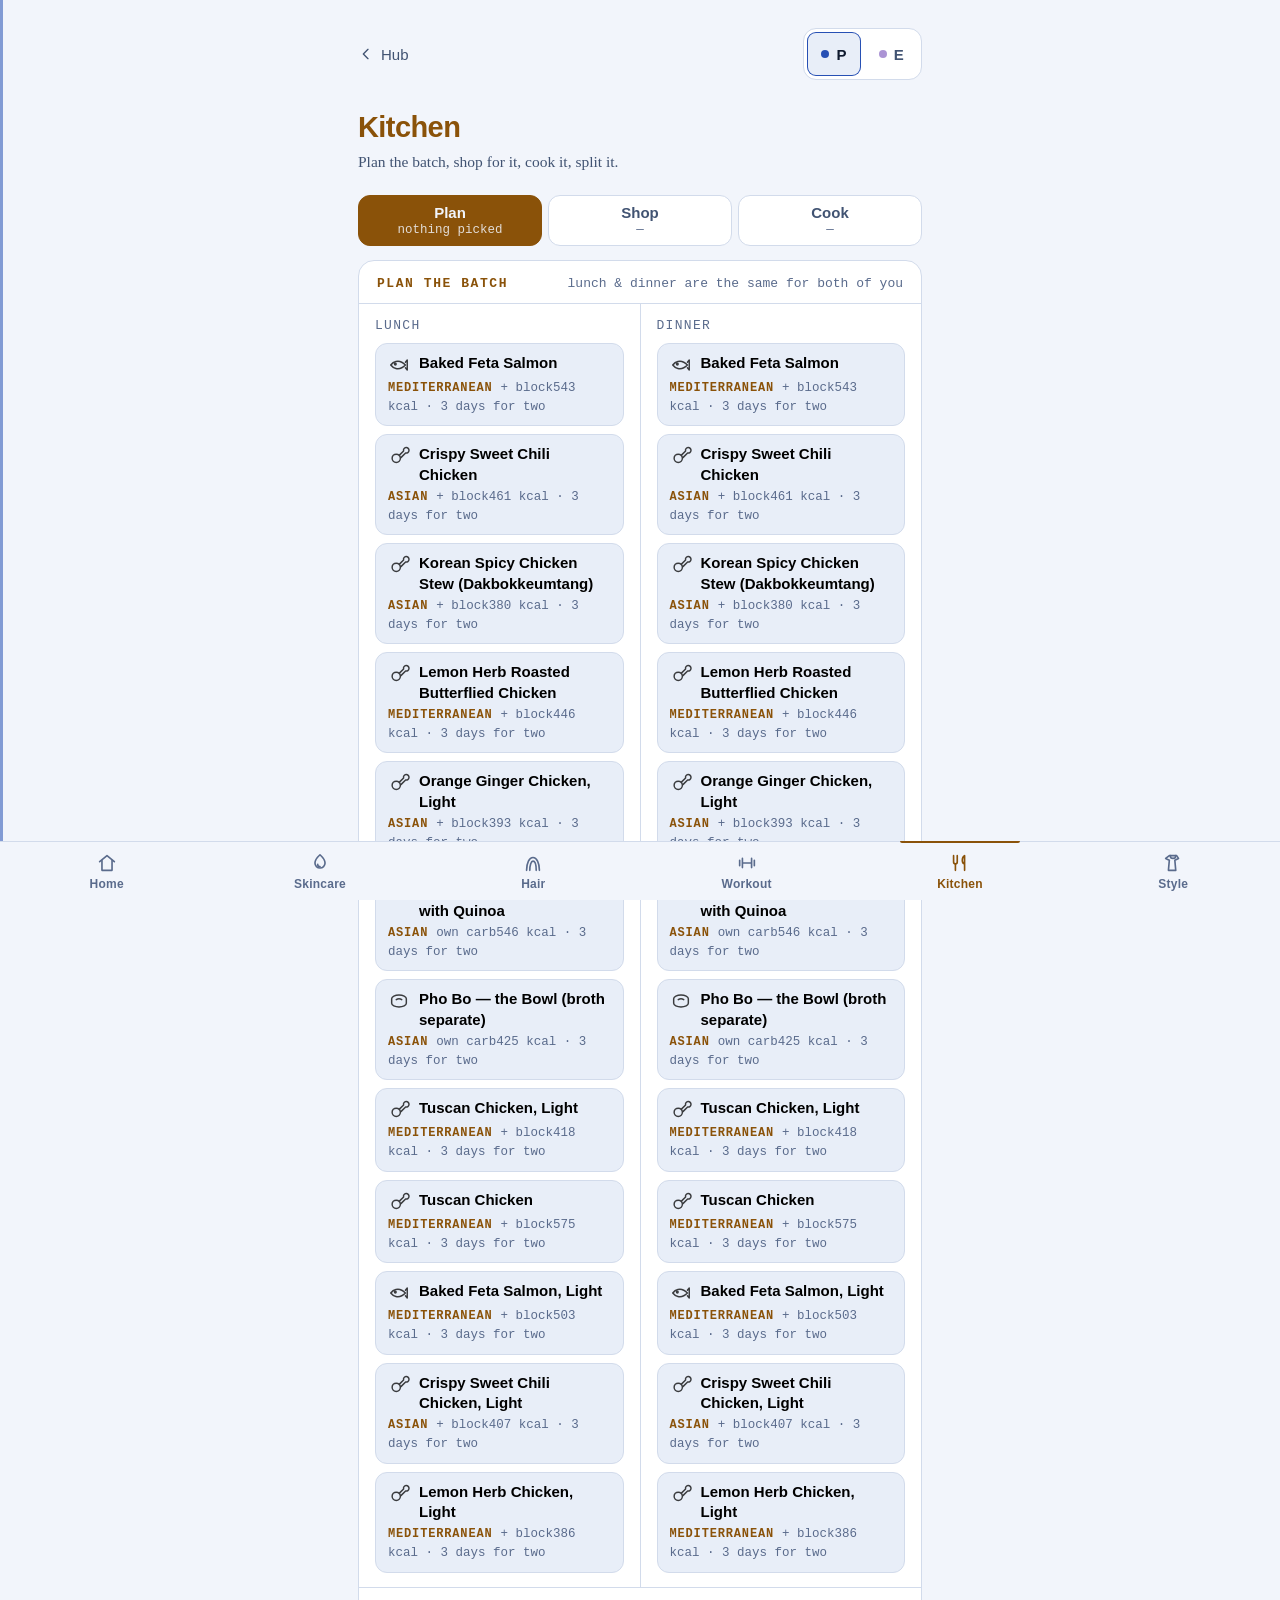
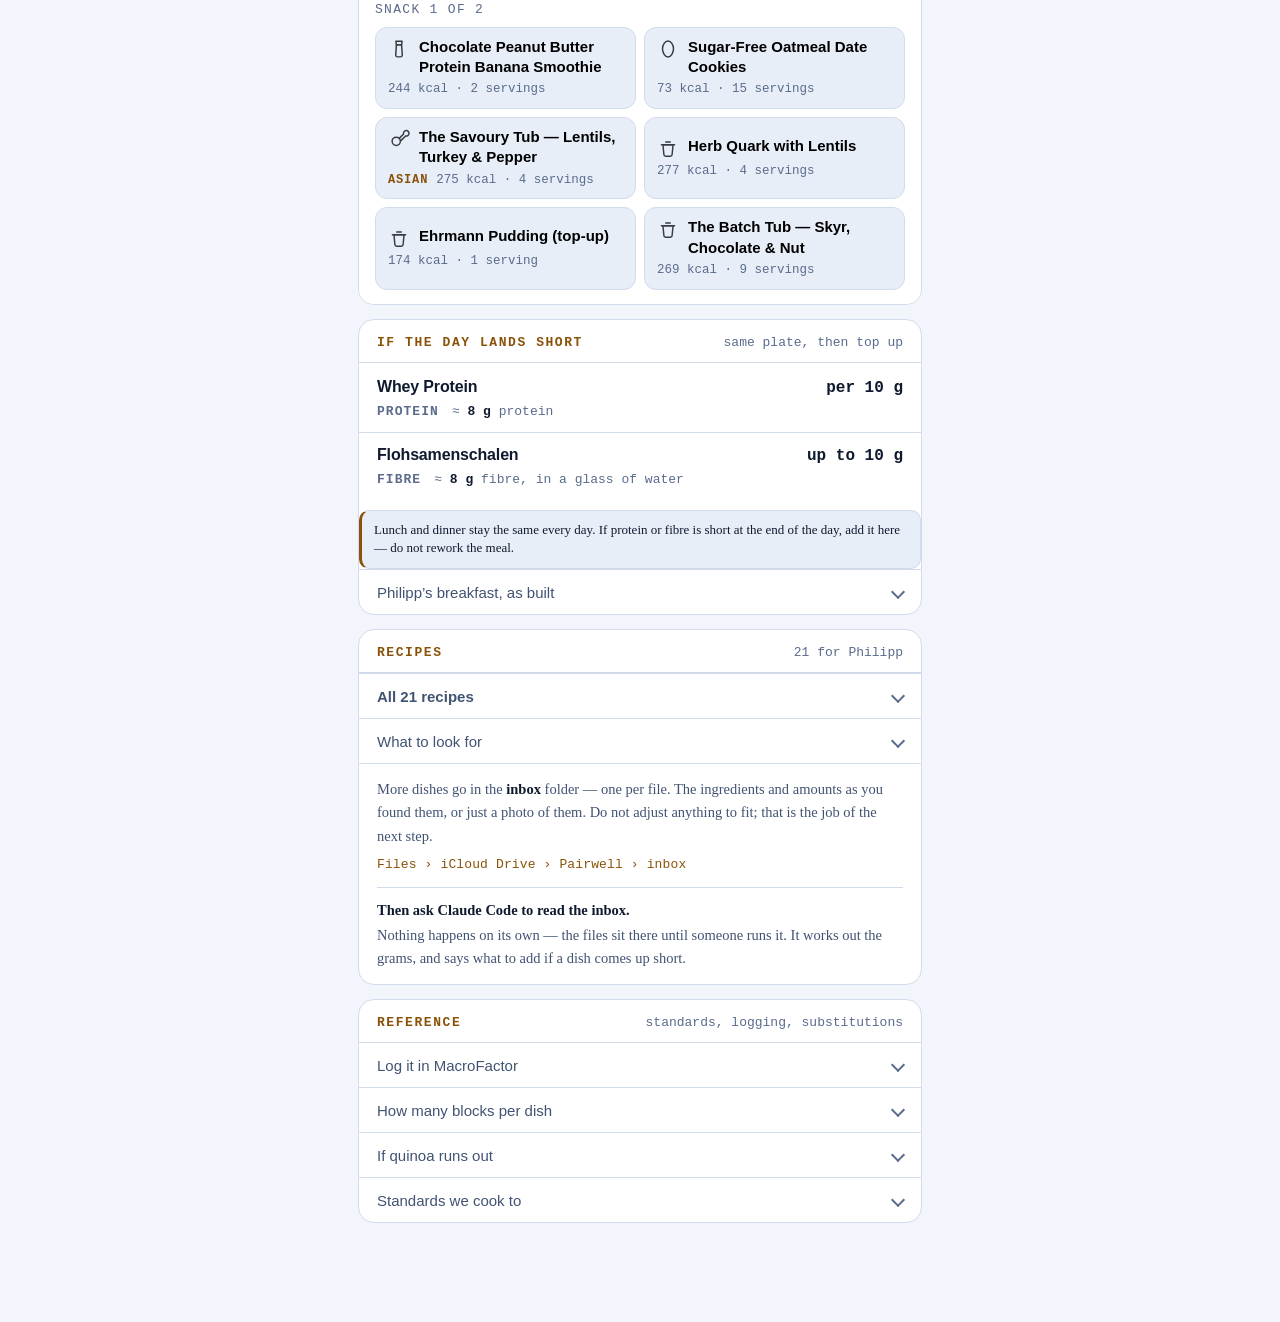
<file: kitchen/index.html>
<!DOCTYPE html>
<html lang="en">
<head>
<meta charset="utf-8">
<meta name="viewport" content="width=device-width, initial-scale=1, viewport-fit=cover">
<title>Kitchen · Pairwell</title>
<meta name="theme-color" content="#0B1220">
<link rel="stylesheet" href="../app.css?v=52081535">
<style>
  :root{ --accent:var(--food); }

  body{
    background:var(--bg);color:var(--text);
    font-family:var(--f-ui);
    -webkit-font-smoothing:antialiased;
    min-height:100dvh;max-width:600px;margin:0 auto;
    padding:
      calc(env(safe-area-inset-top) + 20px)
      calc(env(safe-area-inset-right) + 18px)
      calc(var(--bar) + 26px)
      calc(env(safe-area-inset-left) + 18px);
  }

  h1{font-size:29px;font-weight:700;letter-spacing:-.02em;margin:0 0 6px;color:var(--accent)}
  .sub{font-family:var(--f-read);font-size:15.5px;line-height:1.6;color:var(--muted);margin:0 0 20px}

  .card{
    background:var(--surface);border:1px solid var(--line);
    border-radius:16px;margin-bottom:14px;overflow:hidden;
  }
  .ch{
    display:flex;align-items:baseline;gap:10px;flex-wrap:wrap;
    padding:15px 18px 12px;border-bottom:1px solid var(--line);
  }
  .ch .k{
    font-family:var(--f-data);
    font-size:13px;font-weight:600;letter-spacing:.12em;text-transform:uppercase;
    color:var(--accent);
  }
  .ch .meta{font-family:var(--f-data);font-size:13px;color:var(--muted2);margin-left:auto}
  .ch .title{font-size:17px;font-weight:600;width:100%;margin-top:3px;letter-spacing:-.01em}

  /* ---- the day ledger: what the person switcher is for on this page ---- */
  .ledger{padding:2px 0}
  /* The fine-tuning line sits under the ledger and only appears on a fully
     planned day. Quiet by default, amber when the gap is too big for powder. */
  .finetune{margin:8px 0 0;padding:10px 12px;border-radius:10px;font:400 13px/1.45 var(--f-read);
            background:var(--surface-2);border:1px solid var(--line);border-left:3px solid var(--food)}
  .finetune b{font-family:var(--f-data);font-variant-numeric:tabular-nums}
  .finetune.warn{background:transparent;border-style:dashed;color:var(--muted)}
  .lrow{display:grid;grid-template-columns:1fr auto;gap:2px 14px;padding:13px 18px;align-items:baseline}
  .lrow+.lrow{border-top:1px solid var(--line)}
  .lrow .lb{font-size:16px;font-weight:600;letter-spacing:-.01em}
  .lrow .ls span.tag{
    font-weight:600;letter-spacing:.08em;text-transform:uppercase;color:var(--muted2);
  }
  .lrow .lv{
    font-family:var(--f-data);font-size:16px;font-weight:600;
    font-variant-numeric:tabular-nums;text-align:right;white-space:nowrap;
  }
  .lrow .ls{grid-column:1/-1;display:flex;gap:13px;flex-wrap:wrap;margin-top:5px}
  .lrow .ls span{font-family:var(--f-data);font-size:13px;color:var(--muted2);
    font-variant-numeric:tabular-nums}
  .lrow .ls b{color:var(--text);font-weight:600}
  .lrow.left{background:var(--surface-2)}
  .lrow.left .lb{color:var(--accent)}
  .lrow.left .lv{color:var(--accent)}
  .lrow .ls span.short b{color:var(--warn)}

  .empty{
    padding:16px 18px;font-family:var(--f-read);font-size:15px;
    line-height:1.6;color:var(--muted);
  }
  .rmac{display:flex;gap:13px;flex-wrap:wrap;padding:0 18px 14px}
  .rmac span{font-family:var(--f-data);font-size:13px;color:var(--muted2);
    font-variant-numeric:tabular-nums}
  .rmac b{color:var(--text);font-weight:600}
  .card details{
    background:transparent;border:0;border-top:1px solid var(--line);
    border-radius:0;margin:0;
  }
  .card details summary{font-size:15px;font-weight:500;color:var(--muted)}
  .rnote{
    border-top:1px solid var(--line);padding:14px 18px;
    font-family:var(--f-read);font-size:14.5px;line-height:1.6;color:var(--muted);
  }
  .rnote b{color:var(--text);font-weight:600}
  .brief{padding:4px 18px 16px}
  .brief .env{
    font-family:var(--f-data);font-size:15px;font-weight:600;color:var(--accent);
    font-variant-numeric:tabular-nums;padding:10px 0 4px;line-height:1.5;
  }
  .brief h4{
    font-family:var(--f-data);font-size:13px;font-weight:600;letter-spacing:.09em;
    text-transform:uppercase;color:var(--muted2);margin:14px 0 6px;
  }
  .brief ul{margin:0;padding:0;list-style:none}
  .brief li{
    font-family:var(--f-read);font-size:15px;line-height:1.55;color:var(--muted);
    padding:4px 0 4px 16px;position:relative;
  }
  .brief li::before{content:"";position:absolute;left:0;top:11px;
    width:5px;height:5px;border-radius:50%;background:var(--muted2)}
  .brief p{margin:8px 0 0;font-family:var(--f-read);font-size:14.5px;
    line-height:1.6;color:var(--muted2)}
  .rnote .path{
    display:block;margin-top:7px;font-family:var(--f-data);font-size:13px;
    color:var(--accent);letter-spacing:.01em;
  }
  /* The second step is the one that gets forgotten, so it gets its own line
     rather than trailing off the end of a paragraph. */
  .rnote .then{
    display:block;margin-top:11px;padding-top:11px;
    border-top:1px solid var(--line);
  }
  .rnote .then b{display:block;margin-bottom:2px}
  .card details[open] summary{color:var(--text);border-bottom:1px solid var(--line)}

  /* ---- the splitter: the reason this page exists ---- */
  .weigh{padding:18px}
  .weigh label{
    display:block;font-family:var(--f-data);font-size:13px;
    letter-spacing:.1em;text-transform:uppercase;color:var(--muted2);margin-bottom:10px;
  }
  .weigh-row{display:flex;gap:10px;align-items:stretch}
  .weigh input{
    flex:1;min-width:0;min-height:var(--tap);
    background:var(--surface-2);border:1px solid var(--line-2,var(--line));
    border-radius:12px;padding:0 16px;
    font-family:var(--f-data);font-size:22px;font-weight:600;
    color:var(--text);font-variant-numeric:tabular-nums;
  }
  .weigh input:focus{outline:2px solid var(--accent);outline-offset:1px;border-color:var(--accent)}
  .weigh .unit{
    display:flex;align-items:center;padding:0 14px;border-radius:12px;
    background:var(--surface-2);border:1px solid var(--line);
    font-family:var(--f-data);font-size:15px;color:var(--muted2);
  }
  .hint{font-family:var(--f-read);font-size:14.5px;line-height:1.55;color:var(--muted2);margin:11px 0 0}

  .split{display:grid;grid-template-columns:1fr 1fr;gap:1px;background:var(--line);
    border-top:1px solid var(--line)}
  .half{background:var(--surface);padding:16px 18px}
  .half .who{
    font-family:var(--f-data);font-size:13px;letter-spacing:.1em;text-transform:uppercase;
    display:flex;align-items:center;gap:7px;margin-bottom:9px;
  }
  .half .dot{width:8px;height:8px;border-radius:50%;background:var(--who)}
  .half.p .who{color:var(--philipp)} .half.p{--who:var(--philipp)}
  .half.e .who{color:var(--eunice)}  .half.e{--who:var(--eunice)}
  .half .g{
    font-family:var(--f-data);font-size:27px;font-weight:700;
    font-variant-numeric:tabular-nums;letter-spacing:-.02em;line-height:1;
  }
  .half .kcal{font-family:var(--f-data);font-size:15px;color:var(--muted);margin-top:6px;
    font-variant-numeric:tabular-nums}
  .macros{display:flex;gap:12px;flex-wrap:wrap;margin-top:9px}
  .macros span{
    font-family:var(--f-data);font-size:13px;color:var(--muted2);
    font-variant-numeric:tabular-nums;
  }
  .macros b{color:var(--text);font-weight:600}

  .n{font-family:var(--f-data);font-size:13px;font-weight:600;color:var(--muted2);
    font-variant-numeric:tabular-nums}
  .t{font-size:16px;font-weight:600;line-height:1.4}
  ol.steps .t{font-weight:500}
  .amt{font-family:var(--f-data);font-size:15px;color:var(--accent);
    font-variant-numeric:tabular-nums;text-align:right}
  ul.ing li{grid-template-columns:1fr auto}

  .flag{
    border:1px solid var(--line);border-left:3px solid var(--accent);
    background:var(--surface-2);border-radius:0 12px 12px 0;
    padding:14px 17px;margin-bottom:14px;
  }
  .flag .ft{
    font-family:var(--f-data);font-size:13px;font-weight:600;letter-spacing:.09em;
    text-transform:uppercase;color:var(--accent);margin-bottom:6px;
  }
  .flag p{margin:0;font-family:var(--f-read);font-size:15px;line-height:1.6;color:var(--muted)}
  .flag.warn{border-left-color:var(--warn);background:var(--warn-fill)}
  .flag.warn .ft{color:var(--warn)}

  details{
    background:var(--surface);border:1px solid var(--line);
    border-radius:14px;margin-bottom:12px;overflow:hidden;
  }
  details summary{
    min-height:var(--tap);display:flex;align-items:center;gap:9px;
    padding:13px 18px;cursor:pointer;font-size:15px;font-weight:600;
    list-style:none;color:var(--text);
  }
  details summary::-webkit-details-marker{display:none}
  details summary::after{
    content:"";margin-left:auto;width:8px;height:8px;flex:none;
    border-right:2px solid var(--muted2);border-bottom:2px solid var(--muted2);
    transform:rotate(45deg);transition:transform .18s ease;
  }
  details[open] summary::after{transform:rotate(-135deg)}
  details summary:focus-visible{outline:2px solid var(--accent);outline-offset:-2px}
  .dl{padding:2px 18px 16px}
  .dl div{padding:9px 0;border-top:1px solid var(--line)}
  .dl .dk{font-family:var(--f-data);font-size:13px;letter-spacing:.07em;
    text-transform:uppercase;color:var(--muted2);margin-bottom:3px}
  .dl .dv{font-family:var(--f-read);font-size:15px;line-height:1.55;color:var(--muted)}
  .dl .dv strong{color:var(--text)}

  /* ---- the planner: pick a dish, get the other one and the shopping list ---- */
  /* min-width:0 matters here: a grid item defaults to min-width:auto, so a
     long unbroken dish title (or a wrapped meta line) can hold the whole
     track open past the viewport instead of wrapping inside it — that is
     what was cutting text off on a phone. Stacking to one column below
     480px sidesteps it entirely once titles get long, columns get narrow. */
  .planrow{display:grid;grid-template-columns:1fr 1fr;gap:1px;background:var(--line)}
  .planslot{background:var(--surface);padding:14px 16px;min-width:0}
  .planslot-snack{border-top:1px solid var(--line);padding:14px 16px}
  .planslot-snack .ps-list{display:grid;grid-template-columns:1fr 1fr;gap:8px}
  @media (max-width:480px){
    .planrow{grid-template-columns:1fr}
    .planslot-snack .ps-list{grid-template-columns:1fr}
  }
  .ps-label{
    font-family:var(--f-data);font-size:13px;letter-spacing:.1em;text-transform:uppercase;
    color:var(--muted2);margin-bottom:10px;
  }
  .ps-hint{text-transform:none;letter-spacing:0;font-family:var(--f-read);color:var(--muted2)}
  .ps-portion + .ps-portion{margin-top:18px;padding-top:16px;border-top:1px solid var(--line)}
  .ps-tier{margin:14px 0 6px;font:600 12px/1 var(--f-ui);letter-spacing:.06em;
           text-transform:uppercase;color:var(--muted)}
  .ps-rest{margin-top:14px;border-top:1px solid var(--line)}
  .ps-rest>summary{cursor:pointer;font:400 13px/1.4 var(--f-read);color:var(--muted);
                   padding:12px 0;min-height:var(--tap);display:flex;align-items:center}
  .ps-note{
    margin:0 0 12px;font-family:var(--f-read);font-size:14px;line-height:1.55;
    color:var(--muted2);
  }
  .ps-list{display:flex;flex-direction:column;gap:8px;min-width:0}
  .dishpick{
    display:block;width:100%;text-align:left;min-height:var(--tap);min-width:0;
    background:var(--surface-2);border:1px solid var(--line-2,var(--line));
    border-radius:12px;padding:9px 12px;cursor:pointer;position:relative;
  }
  .dishpick:focus-visible{outline:2px solid var(--accent);outline-offset:1px}
  .dishpick.picked{border-color:var(--accent);background:var(--accent);color:var(--bg)}
  .dp-title{
    display:block;font-size:15px;font-weight:600;line-height:1.35;
    overflow-wrap:break-word;word-break:break-word;
  }
  .dp-meta{
    display:block;margin-top:3px;font-family:var(--f-data);font-size:12.5px;
    color:var(--muted2);font-variant-numeric:tabular-nums;line-height:1.5;
    overflow-wrap:break-word;
  }
  .dishpick.picked .dp-meta{color:var(--bg);opacity:.82}
  .dp-pair{
    display:block;margin-top:6px;padding-top:6px;border-top:1px solid var(--line);
    font-family:var(--f-data);font-size:12.5px;line-height:1.5;
    font-variant-numeric:tabular-nums;color:var(--muted2);overflow-wrap:break-word;
  }
  .dp-pair.ok{color:var(--accent)}
  .dp-pair.warn{color:var(--warn)}
  /* A pair that is one spoon of husk away is not a failure — red said "error"
     for something that works. Reserve --warn for actually being over budget;
     the pairs that genuinely cannot close no longer print a line at all,
     because they are folded into the disclosure. */
  .dp-pair.husk{color:var(--muted)}
  .dp-badge{
    display:inline-block;margin-top:6px;font-family:var(--f-data);font-size:11.5px;
    font-weight:600;letter-spacing:.07em;text-transform:uppercase;color:var(--accent);
  }
  .ps-change{
    margin-top:10px;min-height:var(--tap);background:none;border:1px solid var(--line);
    border-radius:10px;padding:0 16px;font-size:13px;color:var(--muted);cursor:pointer;
  }

  /* ---- shopping list ticks ------------------------------------------
     The whole row is the button. In a shop the phone is held one-handed
     and the other hand is full. */
  ul.ing li.shop{padding:0;display:block}
  .shoptick{
    width:100%;min-height:var(--tap);
    display:grid;grid-template-columns:22px 1fr auto;align-items:center;gap:12px;
    padding:8px 18px;background:none;border:0;cursor:pointer;
    font-family:inherit;font-size:15px;color:var(--text);text-align:left;
  }
  .shoptick .box{
    position:relative;
    width:20px;height:20px;border:1.5px solid var(--muted2);border-radius:5px;
  }
  .shoptick .amt{
    font-family:var(--f-data);font-size:14px;color:var(--accent);
    font-variant-numeric:tabular-nums;
  }
  .shoptick[aria-pressed="true"] .box{
    background:var(--accent);border-color:var(--accent);
  }
  /* The tick is drawn in the page ground — the one ink a filled accent is
     built to carry, in either theme. */
  .shoptick[aria-pressed="true"] .box::after{
    content:"";position:absolute;left:6px;top:2.5px;
    width:4px;height:9px;
    border:solid var(--bg);border-width:0 2px 2px 0;
    transform:rotate(45deg);
  }
  li.shop.got .shoptick .t{text-decoration:line-through;color:var(--muted2)}
  li.shop.got .shoptick .amt{color:var(--muted2)}
  .shoptick:focus-visible{outline:2px solid var(--accent);outline-offset:-2px}

  /* ---- the three jobs ------------------------------------------------ */
  .ktabs{display:flex;gap:6px;margin-bottom:14px}
  .ktab{
    flex:1;min-height:var(--tap);padding:8px 4px;border-radius:12px;
    border:1px solid var(--line);background:var(--surface);
    font-family:inherit;font-size:15px;font-weight:600;color:var(--muted);
    cursor:pointer;
  }
  .ktab span{
    display:block;font-family:var(--f-data);font-size:12.5px;font-weight:400;
    color:var(--muted2);margin-top:2px;
  }
  .ktab[aria-selected="true"]{background:var(--accent);border-color:var(--accent);color:var(--bg)}
  /* Vary the weight on a filled accent, never the ink. */
  .ktab[aria-selected="true"] span{color:inherit;font-weight:400;opacity:.85}
  .ktab:focus-visible{outline:2px solid var(--accent);outline-offset:2px}

  /* ---- a dish's own scale reading ------------------------------------- */
  .dishsplit{padding:14px 18px;border-top:1px solid var(--line);background:var(--surface-2)}
  .dishsplit label{
    display:block;font-family:var(--f-data);font-size:12.5px;letter-spacing:.09em;
    text-transform:uppercase;color:var(--muted2);margin-bottom:8px;
  }
  .dishsplit .weigh-row{display:flex;align-items:center;gap:10px}
  .dishsplit input{
    flex:1;min-width:0;min-height:var(--tap);padding:0 14px;
    border:1px solid var(--line);border-radius:11px;background:var(--surface);
    color:var(--text);font-family:var(--f-data);font-size:19px;font-weight:600;
    font-variant-numeric:tabular-nums;
  }
  .dishsplit input:focus-visible{outline:2px solid var(--accent);outline-offset:1px}
  .dishsplit .unit{font-family:var(--f-data);font-size:14px;color:var(--muted2)}
  .serveout{margin-top:11px;font-size:16px;color:var(--text)}
  .serveout b{font-family:var(--f-data);font-size:20px;font-weight:700}
  .serveout.muted{
    font-family:var(--f-read);font-size:14.5px;color:var(--muted);line-height:1.55;
  }
  .perserve{
    margin-top:12px;padding-top:11px;border-top:1px solid var(--line);
    display:flex;align-items:baseline;gap:10px;flex-wrap:wrap;
  }
  .perserve .ps-k{
    font-family:var(--f-data);font-size:12.5px;letter-spacing:.09em;
    text-transform:uppercase;color:var(--muted2);
  }
  .perserve .ps-v{font-family:var(--f-data);font-size:17px;font-weight:700;color:var(--text)}
  .perserve .ps-m{display:flex;gap:12px;margin-left:auto}
  .perserve .ps-m span{font-family:var(--f-data);font-size:13.5px;color:var(--muted)}
  .perserve .ps-m b{color:var(--text);font-weight:700}

  .dp-top{display:flex;align-items:flex-start;gap:9px}
  .dp-icon{
    width:22px;height:22px;flex:none;margin-top:1px;
    stroke:currentColor;fill:none;stroke-width:1.6;
    stroke-linecap:round;stroke-linejoin:round;opacity:.75;
  }
  .dishpick.picked .dp-icon{opacity:.9}
  .dp-cuisine{
    display:inline-block;margin-right:8px;
    font-family:var(--f-data);font-size:12px;letter-spacing:.07em;
    text-transform:uppercase;color:var(--accent);font-weight:600;
  }
  .dishpick.picked .dp-cuisine{color:inherit;opacity:.85}

  /* Inside the reference card the rows are already contained, so they drop
     their own borders and radii and read as one list. */
  .refcard > details{
    background:none;border:0;border-top:1px solid var(--line);
    border-radius:0;margin:0;
  }
  .refcard > details:first-of-type{border-top:0}

  /* ---- what goes in the bowl ----------------------------------------- */
  .blockdial{padding:0;border-top:1px solid var(--line);background:var(--surface-2)}
    .bd-row{
    display:grid;grid-template-columns:1fr auto;
    align-items:center;gap:4px 12px;
    padding:13px 18px;border-bottom:1px solid var(--line);
  }
  .bd-who{display:flex;align-items:center;gap:7px;font-size:15px;font-weight:700}
  .bd-who .dot{width:8px;height:8px;border-radius:50%;background:var(--who)}
  .bd-step{display:flex;align-items:center;gap:2px;justify-self:end}
  .bd-b{
    width:38px;height:38px;border:1px solid var(--line);
    background:var(--surface);color:var(--text);border-radius:10px;
    font-family:inherit;font-size:19px;line-height:1;cursor:pointer;
  }
  .bd-b:disabled{opacity:.35;cursor:default}
  .bd-b:focus-visible{outline:2px solid var(--accent);outline-offset:2px}
  .bd-n{
    min-width:1.8em;text-align:center;font-family:var(--f-data);
    font-size:17px;font-weight:700;font-variant-numeric:tabular-nums;
  }
  .bd-what{grid-column:1/3;font-size:15px;line-height:1.45;color:var(--text)}
  .bd-what b{font-family:var(--f-data);font-weight:700}
  .bd-what i{color:var(--muted2);font-style:italic;font-size:14px}
  .bd-what .plus{color:var(--muted2)}
  .bd-what .g{font-family:var(--f-data);font-size:13px;color:var(--muted2)}
  .bd-out{
    grid-column:1/3;display:flex;align-items:baseline;gap:10px;flex-wrap:wrap;
    font-family:var(--f-data);font-size:12.5px;color:var(--muted2);
    font-variant-numeric:tabular-nums;
  }
  .bd-out b{font-size:16px;color:var(--text)}
  .bd-out .bd-delta{margin-left:auto}
  /* Context, not a verdict. 520 is the mirror-MEAL reference; whether the day
     works is decided by the day check on Plan, and a bigger plate there is
     often exactly right for the person with the bigger day. Colouring this
     red said "wrong" about something that is usually fine. */
  .bd-delta{color:var(--muted2)}

  /* The library, kept reachable but no longer three thousand pixels tall. */
  details.library > summary{font-weight:600}

  /* A picked dish, or the base block: slot, name, size — enough to know what
     it is without opening it. */
  /* Named areas so the disclosure chevron keeps its own column instead of
     wrapping onto a third row once the title runs long. */
  .cookcard > details > summary{
    display:grid;
    grid-template-columns:auto auto 1fr auto;
    grid-template-areas:"k icon title chev" "k icon meta chev";
    align-items:center;gap:1px 10px;padding:14px 18px;
  }
  .cookcard > details > summary .dp-icon{grid-area:icon;margin:0;align-self:center}
  .cookcard > details > summary .k{
    grid-area:k;align-self:center;
    font-family:var(--f-data);font-size:12px;letter-spacing:.09em;
    text-transform:uppercase;color:var(--accent);font-weight:600;
  }
  .cookcard > details > summary .title{
    grid-area:title;font-size:16px;font-weight:600;color:var(--text);
  }
  .cookcard > details > summary .meta{
    grid-area:meta;justify-self:start;
    font-family:var(--f-data);font-size:13px;color:var(--muted2);
  }
  .cookcard > details > summary::after{grid-area:chev;margin-left:0;align-self:center}

  @media (prefers-reduced-motion:reduce){ details summary::after{transition:none} }
</style>
</head>
<body>

<div class="pw-bar">
  <a class="pw-back" href="../"><svg viewBox="0 0 24 24"><path d="m15 5-7 7 7 7"/></svg> Hub</a>
  <div id="switcher"></div>
</div>

<h1>Kitchen</h1>
<p class="sub" id="sub"></p>
<div id="stage"></div>

<script src="../app.js?v=3f8263a7"></script>
<script>
const D = {"kitchen": {"_source": ["Asian_Carb_Base.md", "Cooking_Standards.md", "Core_Health_Logic.md"], "_changelog": ["2026-08-29 — Asian Base Block macros corrected. The file previously carried three independently hand-maintained figures (per-block macros, per-100g-cooked macros, batch yield) that contradicted each other by ~34%. The per-100g-cooked value of 105 kcal implied a cooked weight of ~1126 g, which is more than goes into the pot. Since MacroFactor logging uses grams, the wrong one of the two was in daily use. Ingredients now carry their own nutrition, cooked weight is a single declared field, and every macro below is DERIVED by scripts/recompute_macros.py. Do not edit the 'computed' blocks by hand.", "2026-08-29 — energyFactors added so the kitchen page can check a meal target against its own arithmetic. First result: the mirror-meal spec overshoots its calorie budget by ~10 kcal at the theoretical floor, i.e. it is unreachable, not merely difficult. No recipe can satisfy it.", "2026-08-29 — mirror meal raised to 470 kcal on 1 block with 14 g fibre, after a search over the kitchen's own staples showed the old 425/17/1.5 spec had a floor of 533 kcal. Block ladder halved to 0.5 / 1 / 1.5.", "2026-08-30 — check_targets.py gained a REAL FOOD section. The block ladder prices macros at the Atwater floor, so its verdict was necessary and not sufficient; the new search constructs actual plates from foods.json and reports how many fit and which protein sources cannot. Result: the current spec is comfortable, the old one returns zero plates at 1, 1.5 and 2 blocks, and the binding constraint is the 12 g fat ceiling rather than the fibre."], "hardware": {"device": "Ninja Foodi OL750UK SmartLid", "primaryModes": ["Pressure Cook", "Air Fry", "Steam-Air Fry", "Sauté/Sear"], "philosophy": "prefer one-pot dishes to save time and cleanup"}, "culinaryStandards": {"flavorProfile": "anti-spartan — Mediterranean, Asian, always with an aroma base", "texture": "always aim for contrast — crispy + juicy", "sauceBase": "low-calorie — Magerquark, mustard, or stock", "lunchboxFiber": "space-saving sources only — lentils, finely grated vegetables, spinach; no bulky salad piles"}, "asianMacroBase": {"purpose": "carb component with more protein/fiber than plain rice, lower volume, high satiety", "portionSize": "100-120 ml silicone mold", "_nutritionSource": "Generic composition tables, not brand labels. Calories are reliable within a few percent; protein and fiber vary most between brands. When convenient, replace per100gRaw with the numbers from your actual packaging and re-run scripts/recompute_macros.py.", "ingredients": [{"item": "Jasminreis", "amount": "210 g", "g": 210, "per100gRaw": {"calories": 360, "proteinG": 6.7, "carbsG": 79.0, "fiberG": 1.3, "fatG": 0.6}}, {"item": "Quinoa", "amount": "45 g", "g": 45, "per100gRaw": {"calories": 368, "proteinG": 14.1, "carbsG": 64.0, "fiberG": 7.0, "fatG": 6.1}}, {"item": "Rote Linsen (trocken)", "amount": "30 g", "g": 30, "per100gRaw": {"calories": 350, "proteinG": 24.0, "carbsG": 60.0, "fiberG": 11.0, "fatG": 1.1}}, {"item": "Edamame (geschält, TK)", "amount": "130 g", "g": 130, "per100gRaw": {"calories": 120, "proteinG": 11.0, "carbsG": 9.0, "fiberG": 5.0, "fatG": 5.0}}, {"item": "Gemüsebrühepulver", "amount": "1 tsp", "g": 4, "per100gRaw": {"calories": 200, "proteinG": 7.0, "carbsG": 30.0, "fiberG": 0.0, "fatG": 5.0}}, {"item": "Sojasauce (low sodium)", "amount": "1 tsp", "g": 6, "per100gRaw": {"calories": 53, "proteinG": 8.1, "carbsG": 4.9, "fiberG": 0.8, "fatG": 0.1}}, {"item": "Wasser", "amount": "450 ml", "g": 450, "isWater": true, "per100gRaw": {"calories": 0, "proteinG": 0, "carbsG": 0, "fiberG": 0, "fatG": 0}}], "steps": ["Rinse the rice, quinoa and red lentils until the water runs clear", "Mix the water with the stock powder and soy sauce and pour it into the inner pot", "Add the rice, quinoa and lentils — NOT the edamame yet", "SmartLid to Pressure, mode Pressure Cook, level High, 4 minutes", "10 minutes natural release, then vent the remaining pressure by hand", "Fluff with a fork, fold in the edamame, leave uncovered 5–10 min to steam off", "WEIGH THE COOKED BATCH and enter it in yield.cookedWeightG, then run scripts/recompute_macros.py", "Press into 100–120 ml silicone moulds, cool, then freeze or chill"], "yield": {"cookedWeightG": 850, "_status": "ESTIMATED", "_note": "425 g raw solids plus the water retained after the 5-10 min steam-off. This is the ONE number that must be measured. Weigh the next batch, put the real figure here, re-run scripts/recompute_macros.py — every macro in this file follows from it. An estimate that is 50 g off shifts kcal/100g by about 6%.", "blocks": 10}, "computed": {"_generated": "by scripts/recompute_macros.py — do not edit by hand", "rawSolidsG": 425, "batchTotal": {"calories": 1193.8, "proteinG": 42.7, "carbsG": 225.9, "fiberG": 15.7, "fatG": 11.0}, "per100gCooked": {"calories": 140.4, "proteinG": 5.0, "carbsG": 26.6, "fiberG": 1.9, "fatG": 1.3}, "perBlock": {"calories": 119.4, "proteinG": 4.3, "carbsG": 22.6, "fiberG": 1.6, "fatG": 1.1}, "gramsPerBlock": 85.0}, "blockRules": {"saucyOrCalorieDense": 0.5, "standardLeanDish": 1, "extremelyLeanProtein": 1.5}, "substitutions": {"quinoaUnavailable": {"replaceWith": "Bulgur", "waterAdjustment": "reduce water from 450ml to 425ml proportionally (tested: 540ml→510ml at larger batch size)", "ninjaSettings": "unchanged — Pressure Cook High, 4 min + 10 min Natural Release", "_note": "changing the water also changes the cooked weight — re-weigh and re-run the calculator"}}, "_blockRulesNote": "Halved on 2026-08-29. The old ladder (1 / 1.5 / 2) spent 179 kcal of a 425 kcal meal on the carb base, which is what made the target unreachable.", "_wholeBlocksOnly": "A block is a frozen 85 g puck out of a 100-120 ml silicone mould. You cannot take half of one, so the plate deals in whole blocks and the Kitchen dial steps by one. blockRules below still carries 0.5 and 1.5 because they say what a dish type WANTS in carb terms, and check_targets.py searches those levels to prove the target is reachable — but on an actual plate they round to a whole puck. If half blocks are ever wanted for real, freeze a second tray in smaller moulds; do not chip one in half at the counter."}, "recipeOutputFormat": {"_note": "The shape of the report scripts/adapt_recipe.py prints. Product language is English, so the block names are too; ingredient names stay German, because that is what is on the packet.", "order": ["Block 1 — what changed from the original", "Block 2 — target vs result (calories, protein, fibre, fat)", "Block 3 — Ninja OL750 method, numbered, with mode/level/time"]}, "recipeChecks": {"proteinCheck": "the MEAL totals 40 g protein, including whatever the Asian Base Blocks contribute — size the protein source to make up the difference, do not add 40 g on top", "fatCheck": "minimize fat to 12-15g per meal", "fiberCheck": "prefer space-saving sources — lentils, spinach, grated vegetables", "_fixed2026_08_29": "proteinCheck previously read 'raise protein source to 40g per portion', which contradicted mirrorMeals (40 g for the whole meal) and would have overshot the target on every recipe."}, "macroFactorLogging": {"asianBaseCustomFoodPer100gCooked": {"_generated": "by scripts/recompute_macros.py — do not edit by hand", "calories": 140.4, "proteinG": 5.0, "carbsG": 26.6, "fiberG": 1.9, "fatG": 1.3}, "note": "both partners log ~150g each in their individual MacroFactor accounts", "_actionRequired": "The custom food in MacroFactor still holds the old 105 kcal/100g. Update it to the value below, otherwise the correction only exists in this file."}, "eunicePreferences": {"note": "hard constraint — dish selection must pass her taste test", "cuisineAffinity": ["Taiwanese braised dishes", "Japanese-adjacent flavors", "Vietnamese"], "avoid": ["expensive specialty imports", "flavor sacrificed purely for macro precision"]}, "_gaps": ["the revised mirror-meal target (470 kcal / 40 P / 14 fibre on 1 block) is reachable AND cookable — check_targets.py now builds real plates out of foods.json and finds 4962 of them on 1 block, aroma base included. Still untested in a pan: the search costs ingredients, not shrinkage, seasoning to taste, or whether Eunice will eat it.", "cookedWeightG is estimated, not weighed — the single highest-value measurement to take on the next batch", "no actual recipes yet: this file holds standards and one carb base, but zero dishes. 'What do we commonly meal-prep?' is still unanswerable.", "per-ingredient nutrition comes from generic tables, not the actual packaging", "meal-history / rating log (👍/👎 per dish) not yet built", "shopping list generator logic not yet formalized as data"], "energyFactors": {"_note": "Atwater factors, kcal per gram. Present for one purpose: to check whether a meal target is arithmetically reachable before anyone tries to cook it. Fibre is priced at the generous 2 kcal/g; the digestible carbohydrate that carries it in real food costs more on top.", "proteinG": 4, "fatG": 9, "fiberG": 2}, "dayFineTuning": {"_purpose": "The last few grams of fibre on a day that lands just short. DAY level, not recipe level — deliberately a separate list from topUps, which adapt_recipe.py reads and must never see this.", "_whySeparate": "topUps excludes Flohsamenschalen for two reasons: on cost it would win every proposal, and nobody wants psyllium stirred into a braise. Neither objection applies to a glass of water at the end of a day. The objection that DOES still apply is dose and physiology, and that is what maxG is for.", "_whyCapped": "Psyllium is almost purely viscous soluble fibre. It does stool bulk, cholesterol binding and slowing glucose absorption well; it is poorly fermented, so it barely feeds the microbiome, and it brings none of the resistant starch, beta-glucan and polyphenols that come attached to legumes and oats. The 45 g and 35 g targets come from population data where fibre is a MARKER for eating plants — powder hits the marker without doing the thing the marker stands for. On top of that, 29 g (what a 23 g gap would need) is three to six times a normal dose and costs bloating and a litre of water. Hence 10 g: enough for the last few grams, never enough to replace a dish.", "fiber": [{"food": "flohsamenschalen", "maxG": 10, "note": "into a large glass of water, drink straight away (it gels within seconds)", "coversFiberG": 8.0, "_ifBigger": "A gap larger than this is not a powder problem. It means one of the two dishes is short, and the dish has to be rebuilt the way tuscan-chicken-light and orange-ginger-chicken-light were: add a legume and let solve() re-fit the plate around it."}]}}, "profiles": {"_source": "Core_Health_Logic.md", "priorityHierarchy": ["protein", "fiber", "fat", "calories"], "priorityNote": "Protein is non-negotiable. All other macros flex around it.", "people": {"philipp": {"displayName": "Philipp", "role": "biohacker", "dailyTargets": {"calories": 1900, "proteinG": 164, "fiberG": 45, "fatG": 55, "netCarbsG": 165}, "fixedBreakfast": {"recipeId": "philipp-overnight-oats", "calories": 319.1, "proteinG": 31.8, "fiberG": 5.4, "fatG": 5.1, "ingredients": [{"item": "Haferflocken", "amount": "45 g"}, {"item": "Skyr", "amount": "120 g"}, {"item": "Whey Protein", "amount": "15 g"}, {"item": "Mandelmilch, ungesüßt", "amount": "80 ml"}, {"item": "Ceylon Zimt", "amount": "1 g"}, {"item": "Salz", "amount": "1 pinch"}], "_note": "Numbers copied from recipes.json (philipp-overnight-oats), not typed independently. Replaced the whey shaker on 2026-08-30; the shaker stays in the library for days when no jar travels, exactly as the Magerquark bowl stayed for days at home. Overnight oats were never ruled out for him — Eunice's objection was about packing a second jar for work, and that got applied to the whole household without ever being re-checked. They also fix the shaker's one real weakness: a shake does not satiate. The morning went from 0 g of fibre to 5.4."}, "afternoonPortions": 2, "snackBudgetAfterMirrorMeals": {"calories": 540.9, "proteinG": 52.2, "note": "1900 - 319 (breakfast) - 1040 (lunch+dinner) = remainder. Derived; the kitchen page recomputes it live. Two portions of die-vorratsdose-skyr-schoko-banane fill it (549 kcal, 58.8 g protein, 17.2 g fibre) and run 8 kcal past it — noise, deliberately not optimised away."}, "aestheticGoal": "lean athletic, K-drama V-taper, not bulky", "_phase": {"name": "Maintenance — recovering expenditure", "startedOn": "2026-08-29", "reviewOn": "2026-09-26", "was": 1600, "why": "Not a deficit. MacroFactor measured expenditure falling from 2462 in March to 1801 now — 767 kcal, of which only ~270 is explained by lost mass and fewer steps. At 1600 the deficit had shrunk to ~200 kcal and was still closing; cutting further would have pushed expenditure down again. Eating at measured expenditure is what lets it climb back, and a deficit from a recovered 2100 loses fat faster than one from 1800.", "expect": "1-1.5 kg on the scale in week one. That is water and glycogen refilling, not fat — 300 kcal a day cannot become a kilo of fat in a week. Do not react to it. Judge this phase on the MacroFactor expenditure line, not on bodyweight.", "alsoRequired": "Steps back to 8000/day. That is ~200 kcal of real expenditure and it is what actually moved the weight in July. The calorie change alone does half the job.", "thenWhat": "Re-import MacroFactor on 2026-09-26 and run check_targets.py. If expenditure has climbed above ~2000, drop to expenditure minus 400 for the next cut. If it has not moved at all, the logging is the suspect, not the metabolism."}}, "eunice": {"displayName": "Eunice", "role": "healthy teacher", "dailyTargets": {"calories": 1580, "proteinG": 125, "fiberG": 35, "fatG": 45, "netCarbsG": 151}, "fixedBreakfast": {"recipeId": "eunice-ehrmann-pudding-breakfast", "calories": 174, "proteinG": 20, "fiberG": 0.6, "fatG": 4.6, "ingredients": [{"item": "Ehrmann High Protein Pudding", "amount": "200 g (1 pot)"}], "_note": "Numbers copied from recipes.json (eunice-ehrmann-pudding-breakfast), not typed independently — the exact duplication Philipp's breakfast has is deliberately not repeated here."}, "afternoonPortions": 1, "breakfastPlusSnackBudget": {"_stale": "Written before fixedBreakfast existed for her. The real pudding is 174 kcal / 20 g P / 0.6 g fibre against the 330/28 assumed below — the gap rolls into 'left for snacks' automatically since the kitchen page computes that live, not from this field. Left as-is rather than reconciled by hand; the 2026-09-26 review is the natural point to redo this split against real data.", "calories": 540, "proteinG": 45, "fiberG": 7, "split": {"breakfast": {"calories": 330, "proteinG": 28}, "snack": {"calories": 210, "proteinG": 17}}, "note": "1580 - 1040 (lunch+dinner) = remainder. Derived; the kitchen page recomputes it live rather than reading this. The split is guidance, not a fixed meal — she has no fixedBreakfast yet. 45 g of protein in 540 kcal is 33% of the envelope, which sounds strict and is not: 250 g of skyr with 30 g of whey is 275 kcal and 51 g."}, "aestheticGoal": "curvier, defined, strong lower body already present", "notes": ["picky eater, strong taste preferences — recipe selection must pass her taste test", "~1 year training experience, naturally strong lower body development"], "_phase": {"name": "Provisional — modelled, not measured", "startedOn": "2026-08-30", "reviewOn": "2026-09-26", "why": "Her four targets come from an activity-factor model and nothing else. The same model said Philipp's maintenance was 2424-2688 kcal; MacroFactor measured 1801. A model that was 600 kcal wrong about one person in this household is not evidence about the other. 1580 is a starting guess with roughly +-300 kcal in it, and it should be treated as one until there is an expenditure line to check it against.", "theOpenQuestion": "Whether 45 g of protein fits outside lunch and dinner in practice. On paper it is 250 g of skyr and a scoop of whey; in a real morning it is a habit she does not have yet.", "expect": "Two weeks of hitting 3 of 4 targets on most days. Not perfection — the question is whether the shape of the day is livable, not whether the arithmetic closes.", "thenWhat": "If the protein lands: keep 125 and start trusting the number. If breakfast keeps coming up short, fall back to protein 120 / fat 47 / net carbs 153 — already worked out, same 1580 kcal, and it costs 0.08 g/kg. Do not fall back by eating less protein while leaving the target at 125; change the target, so the report keeps telling the truth.", "blocking": "She has no MacroFactor data at all — private/macrofactor holds only philipp. Until she logs, this phase can only be reviewed against the scale and how she feels, which is exactly the weak evidence that produced the 600 kcal error. Two weeks of logging before 2026-09-26 would give the first real read."}}}, "mirrorMeals": {"note": "Lunch and dinner are identical in size and macros for both people. Fat is a CEILING, not a range: protein and fibre are hit first and fat lands where it lands underneath it. A floor of 8 g was doing nothing — a leaner dish simply leaves the snack more room — while the 12 g ceiling put salmon, eggs, tempeh and tofu out of reach of a 40 g protein meal. Written as \"0-14\" so every reader that splits the range keeps working; read it as \"up to 14\".", "lunch": {"calories": 520, "proteinG": 40, "fiberG": 14, "fatG": "0-14"}, "dinner": {"calories": 520, "proteinG": 40, "fiberG": 14, "fatG": "0-14"}, "_revised": "2026-08-29 — was 425 kcal / 17 g fibre / 12-15 g fat on 1.5 Asian Base blocks. That target could not be cooked: the cheapest combination of these staples reaching it came to 533 kcal, 108 kcal over, at every meal. Raised to 470 kcal on 1 block with 14 g fibre, which the same search reaches at 432 kcal — leaving real slack for sauce and aromatics instead of sitting on the theoretical floor. Run scripts/check_targets.py after touching any of these numbers.", "_revised2": "2026-08-30 — fat band 8-12 -> ceiling of 14, no floor. The day pays for it out of slack it already had: Philipp keeps 17 g of fat for the snack, Eunice 24 g for breakfast plus snack. check_targets.py's REAL FOOD search goes from 4962 to 5697 plates on one block and returns tofu at every block level, salmon on the saucy tier.", "_revised3": "2026-08-30 — mirror meal 470 -> 520 kcal, and Eunice's protein 105 -> 125 g with fat 52 -> 45 and net carbs 160 -> 151 paying for it. Her breakfast-plus-snack envelope was 640 kcal asking for 25 g of protein: 40% of her day, 16% of it accounted for. Because lunch and dinner are identical for both people, growing the meal shrinks both envelopes at once — hers to 540, his to 450. Protein per meal stays 40: raising it would have relieved his snack and emptied hers, which is backwards. The ceiling on how far this can go is HIS snack, which reaches 32% protein at 520 and 37% at 550. Cooking gets easier, not harder — check_targets.py finds 18260 plates at 520 against 11992 at 470.", "dish": {"calories": 401, "proteinG": 35.7, "fiberG": 12.4, "fatG": "0-12.9", "_baselineBlocks": 1, "_why": "The plate is the dish plus base blocks. lunch/dinner above describe the whole PLATE; this describes the dish on its own, which is what adapt_recipe.py actually fits. It is the plate minus 1 standard block (119.4 kcal, 4.3 g protein, 1.6 g fibre, 1.1 g fat), so dish + 1 block lands exactly on the plate target.", "_perPerson": "The block count is a dial at the plate, not a property of the recipe. Philipp's day is 1900 kcal and Eunice's 1580, so the same dish can carry a different number of blocks for each of them. Kitchen shows both. Taking fewer than the baseline leaves protein and fibre a little short; taking more only adds."}}, "_gaps": ["Five dishes were rebuilt on 2026-08-30 (legume as the fibre carrier, fat cut, meat cut, solve() re-fits). Two of the five were reverted the same day: edamame is Japanese, and putting it in a Vietnamese phở and a Korean stew was a macro fix in costume — it also cost the brisket that IS phở bò chín and the potatoes that thicken a dakbokkeumtang. Root cause was in the data: topUps filed edamame under 'asian', which is a continent rather than a cuisine. Fixed there too.", "Two dishes are marked fibreLight and are meant to be: pho-bo (4.8 g) and korean-spicy-chicken-stew (6.1 g). Both close the day beside any of the four 14 g dishes plus 7-9 g of psyllium, inside the 10 g cap. The phở gained its fibre honestly rather than by redesign — the transcription had 40 g of sprouts and no herbs, which is not how phở is served. The rau sống plate (200 g sprouts, Thai basil, coriander, mint, lime) is canonical and carries 4.5 g a serving. That was a missing half of the dish, not a macro patch.", "Eunice's four targets imply 1598 kcal against a 1580 budget — an 18 kcal rounding gap, left alone. Her numbers have no MacroFactor data behind them, so the model is all there is, and the model was 600 kcal wrong for Philipp. Believe her scale over this arithmetic.", "The Vorratsdose has never been tasted, only calculated. It is built against acidity rather than macros — skyr instead of quark, cocoa in the bowl, banana instead of the tart frozen berries, almond milk to loosen it, salt to blunt the sourness. If skyr is still too sour the next step is Greek yoghurt 0-2%, NOT more sweetener: sweetness masks acid, fat and salt remove it. Mix a small test batch before committing 1.5 kg.", "baked-feta-salmon-light lands at 22.2 g of fat against a 14 g per-meal guideline, and that is arithmetic rather than a recipe fault: salmon carries 0.67 g of fat per gram of protein, so 40 g of protein from salmon alone is 26.8 g of fat before anything else. Prawns carry part of the protein and the feta is down from 200 g to 80, which halves the fat from 43. It closes the day next to a lean dish (lemon-herb-chicken-light) and not twice in one day — which is exactly why the planner checks pairs."], "_dayShape": {"_decided": "2026-08-30", "summary": "Two blocks outside the mirror meals. Morning is per-person and NOT shared; the afternoon pudding IS shared. Sharing only pays off where there is a batch operation — the same reason lunch and dinner are identical. The morning is portioned per person anyway, so unifying it would be cosmetic and would cost Eunice a habit that works.", "morning": {"philipp": "philipp-overnight-oats — mixed the night before, eaten around 10 at school. philipp-whey-shaker stays in the library for days when no jar travels.", "eunice": "eunice-ehrmann-pudding-breakfast — bought, sealed, unchanged. She declined overnight oats because she will not pack a second jar for work; that objection is hers and does not generalise to him."}, "afternoon": {"sweet": "die-vorratsdose-skyr-schoko-nuss — ONE bowl, 9 portions, 3 days. Philipp 2 a day, Eunice 1, ~155 g a portion. Skyr for both; nut butter and cocoa mixed in, banana per portion.", "savoury_meat": "die-herzhafte-dose-linsen-pute-paprika — 4 portions. Turkey poached, not roasted. Sesame oil and lemon go on at the bowl, never into the batch.", "savoury_quark": "kraeuterquark-mit-linsen — 4 portions. Kräuterquark was ruled out because Eunice does not eat Magerquark, but that objection belonged to the SWEET context: the same tang reads wrong in a sweet bowl and right in a herb dip. No lemon, no vinegar.", "_swapping": "All three sit at 275-277 kcal, so any mix closes both days on all four macros without recalculating. Verified across every combination.", "_fatCorrection": "2026-08-30: all three were built fat-phobic by reflex, and the aroma in all of them is fat-soluble — herbs, cocoa, cinnamon. Fat went in as a TRADE, not an addition: the calorie window was already full even though the fat column was not, and fat costs 9 kcal a gram. Sweet bowl: 54 g nut butter in, banana halved, oat bran 171 to 140. Quark bowl: 16 g olive oil in, quark 800 to 660. The turkey bowl needed no fat at 4.7 g and got only technique fixes.", "_portions": "afternoonPortions on each person: Philipp 2, Eunice 1, both from the same bowl. The Kitchen planner reads it and asks for that many picks, so he can put a sweet portion next to a savoury one on the same day — which is the whole reason the savoury tubs exist. Before this the planner had one snack slot for everyone and quietly understated his day by a portion."}, "batchRhythm": "The pudding is mixed twice a week, not once for three days: 3 portions a day makes a 3-day batch ~2.1 kg in one tub. It needs no heat and no cooling, so twice is the same total work with fresher berries. The 3-day rhythm stays for lunch and dinner, where it exists because of the cooking.", "fibreTiming": "Fibre does not have to be eaten in the morning — only the daily total matters for what fibre is for. What is true is the satiety argument: fibre slows gastric emptying, so a morning item without it holds less long. That is why the shaker suits someone who does not want to eat in the morning anyway.", "topUp": {"_why": "A six-day simulation showed both eating short every day: Philipp 95-116 kcal, Eunice 195-216 — 13% of her day. Mechanical, not behavioural: the light dishes come in at 450 and 487 kcal against a 520 spec, twice a day.", "calories": "ehrmann-pudding-nachfueller — a cup from the fridge. Nothing to mix, nothing to remember, already on the shopping list. Brings Eunice to -21 kcal; Philipp only needs one on some days (a whole one puts him +58 to +79 over, which is noise but not nothing).", "fibre": "A capped spoon of Flohsamenschalen, see kitchen.json dayFineTuning. Over the same six days the largest gap was 8 g of powder against a 10 g cap, and on the days with the light dishes none was needed at all.", "_deleted": "There was briefly a third recipe here — a top-up of skyr, berries and oat bran. Deleted. It closed the same hole as a bought cup while being one more thing to mix and remember, and this household does not need a third decision at the end of a stressed day. Fewer moving parts beats a slightly better fit."}}}, "recipes": [{"id": "magerquark-bowl", "title": "Quark Protein Bowl", "slot": "breakfast", "person": "philipp", "servings": 1, "blocks": 0, "source": "Philipp's own routine — the fixed breakfast in profiles.json", "fixed": true, "_fixedNote": "slot breakfast + fixed:true means the adapter reports its macros but never rescales it. It is not a target to be hit; it is a thing he eats.", "ingredients": [{"food": "magerquark", "g": 150}, {"food": "whey", "g": 30}, {"food": "haferflocken", "g": 20}, {"food": "leinsamen", "g": 15}, {"food": "kreatin", "g": 5}, {"food": "zimt", "g": 2.6, "note": "1 tsp"}], "steps": ["Spoon the quark into a bowl", "Stir in the whey until smooth, adding water to loosen", "Fold in the oats and the ground flaxseed", "Stir in the creatine and Ceylon cinnamon", "Eat straight away, or chill for a firmer set"], "computed": {"calories": 379.8, "proteinG": 47.5, "carbsG": 20.6, "fiberG": 7.5, "fatG": 9.7, "_generated": "by scripts/adapt_recipe.py — do not edit by hand"}, "adapted": {"target": "none (not rescaled)", "notes": []}}, {"id": "baked-feta-salmon", "title": "Baked Feta Salmon", "slot": "mirror", "person": null, "servings": 6, "blocks": 0, "cuisine": "mediterranean", "source": "inbox/Baked Feta Salmon.pdf", "ingredients": [{"food": "lachs", "g": 835.0}, {"food": "kirschtomaten", "g": 300.0}, {"food": "feta", "g": 300.0}, {"food": "olivenoel", "g": 70.0}, {"food": "knoblauch", "g": 30.0}, {"food": "zitronensaft", "g": 45.0}], "steps": ["Heat the oven to 220°C", "Spread the cherry tomatoes in a baking dish and trickle over a little olive oil", "Set the block of feta in the middle, surrounded by the tomatoes", "Whisk the remaining olive oil with the garlic, lemon zest, lemon juice, oregano and thyme", "Arrange the salmon fillets around the feta and tomatoes and pour the marinade over", "Bake 20–25 min, until the salmon is just cooked"], "computed": {"calories": 542.7, "proteinG": 35.7, "carbsG": 6.0, "fiberG": 0.7, "fatG": 41.1, "_generated": "by scripts/adapt_recipe.py — do not edit by hand"}, "adapted": {"target": "mirrorMeals", "notes": []}, "carb": "block"}, {"id": "chocolate-peanut-butter-protein-banana-smoothie", "title": "Chocolate Peanut Butter Protein Banana Smoothie", "slot": "snack", "person": null, "servings": 2, "blocks": 0.0, "cuisine": "none", "source": "inbox/Chocolate Peanut Butter Protein Banana Smoothie.pdf", "ingredients": [{"food": "banane", "g": 140.0}, {"food": "kakaopulver", "g": 10.0}, {"food": "erdnussbutter", "g": 10.0}, {"food": "vanilleextrakt", "g": 4.0}, {"food": "whey", "g": 60.0}, {"food": "mandelmilch", "g": 240.0}], "steps": ["Everything into the high-speed blender", "Blend 1–2 min on full until smooth", "Loosen with more almond milk if needed"], "computed": {"calories": 243.9, "proteinG": 27.7, "carbsG": 22.3, "fiberG": 4.3, "fatG": 6.3, "_generated": "by scripts/adapt_recipe.py — do not edit by hand"}, "adapted": {"target": "none (not rescaled)", "notes": []}}, {"id": "crispy-sweet-chili-chicken", "title": "Crispy Sweet Chili Chicken", "slot": "mirror", "person": null, "servings": 6, "blocks": 0, "cuisine": "asian", "source": "inbox/Crispy Sweet Chili Chicken.pdf", "ingredients": [{"food": "huehnerbrust", "g": 675.0}, {"food": "eier", "g": 32.0}, {"food": "speisestaerke", "g": 60.0}, {"food": "leinsamen", "g": 265.0}, {"food": "suess_chili_sauce", "g": 125.0}, {"food": "sojasauce", "g": 60.0}, {"food": "reisessig", "g": 60.0}, {"food": "knoblauch", "g": 5.0}, {"food": "ingwer", "g": 5.0}, {"food": "sriracha", "g": 5.0}, {"food": "sesamoel", "g": 5.0}], "steps": ["Mix the chicken pieces with the egg, cornflour, flaxseed, paprika, garlic powder, salt and pepper, kneading firmly until it forms a paste", "Sauce: whisk together the sweet chilli sauce, soy sauce, rice vinegar, garlic, ginger, sriracha and sesame oil", "Air fry at 200°C, 14 min, turning after 7 (two batches)", "Reduce the sauce in a pan until it thickens slightly", "Return the chicken to the pan and toss it through the sauce"], "computed": {"calories": 461.0, "proteinG": 35.7, "carbsG": 20.3, "fiberG": 12.4, "fatG": 22.2, "_generated": "by scripts/adapt_recipe.py — do not edit by hand"}, "adapted": {"target": "mirrorMeals", "notes": []}, "carb": "block"}, {"id": "korean-spicy-chicken-stew-dakbokkeumtang", "title": "Korean Spicy Chicken Stew (Dakbokkeumtang)", "slot": "mirror", "person": null, "servings": 6, "blocks": 0, "cuisine": "asian", "source": "inbox/Korean Spicy Chicken Stew.pdf", "ingredients": [{"food": "haehnchenschenkel", "g": 980.0}, {"food": "baby_kartoffeln", "g": 200.0}, {"food": "karotte", "g": 200.0}, {"food": "zwiebel", "g": 150.0}, {"food": "zucchini", "g": 150.0}, {"food": "fruehlingszwiebel", "g": 15.0}, {"food": "gochugaru", "g": 60.0}, {"food": "gochujang", "g": 30.0}, {"food": "doenjang", "g": 15.0}, {"food": "austernsauce", "g": 60.0}, {"food": "mirin", "g": 30.0}, {"food": "zucker", "g": 15.0}, {"food": "knoblauch", "g": 22.0}, {"food": "ingwer", "g": 5.0}, {"food": "huehnerbruehe", "g": 80.0}, {"food": "sesamoel", "g": 5.0}], "steps": ["Sauce: whisk together the gochugaru, gochujang, doenjang, oyster sauce, mirin, sugar, garlic, ginger and stock", "Pat the chicken dry and cut into 5 cm pieces", "Sear hard, 2 min a side", "Onion, potatoes and carrot into the pot, chicken on top, sauce over", "Pressure cook on High, 8 min, then 5 min natural release", "Fold in the courgette and reduce uncovered for 3–4 min", "Stir through the spring onion and sesame oil"], "computed": {"calories": 380.1, "proteinG": 35.7, "carbsG": 26.7, "fiberG": 5.8, "fatG": 14.8, "_generated": "by scripts/adapt_recipe.py — do not edit by hand"}, "adapted": {"target": "mirrorMeals", "notes": []}, "fibreLight": true, "_fibreLightNote": "Low in fibre on purpose. The light version is deleted: edamame does not belong in dakbokkeumtang, and the baby potatoes it displaced are structural there — they break down and body the broth. The Korean answer to fibre is banchan beside the stew, not beans in it. Runs next to a strong partner.", "carb": "block"}, {"id": "lemon-herb-roasted-butterflied-chicken", "title": "Lemon Herb Roasted Butterflied Chicken", "slot": "mirror", "person": null, "servings": 6, "blocks": 0, "cuisine": "mediterranean", "source": "inbox/Lemon Herb Roasted Butterflied Chicken.pdf", "ingredients": [{"food": "haehnchen_ganz", "g": 1145.0}, {"food": "olivenoel", "g": 22.0}, {"food": "knoblauch", "g": 15.0}], "steps": ["Heat the oven to 220°C", "Whisk together the olive oil, salt, pepper, garlic, thyme and rosemary", "Lay the lemon slices in the roasting dish", "Set the butterflied chicken on top and brush it with the marinade", "Roast 40–45 min, until the core temperature reaches 74°C", "Rest 5 min before carving"], "computed": {"calories": 446.4, "proteinG": 35.7, "carbsG": 0.8, "fiberG": 0.1, "fatG": 32.5, "_generated": "by scripts/adapt_recipe.py — do not edit by hand"}, "adapted": {"target": "mirrorMeals", "notes": []}, "carb": "block"}, {"id": "orange-ginger-chicken-light", "title": "Orange Ginger Chicken, Light", "slot": "mirror", "person": null, "servings": 6, "blocks": 0, "cuisine": "asian", "source": "rebuilt from inbox/Orange Ginger Chicken with Quinoa.pdf — less sugar, vegetables in, quinoa out in favour of the Asian Base Block", "ingredients": [{"food": "haehnchenschenkel", "g": 660.0}, {"food": "rapsoel", "g": 10.0}, {"food": "orangensaft", "g": 120.0}, {"food": "orangenmarmelade", "g": 60.0}, {"food": "honig", "g": 15.0}, {"food": "sojasauce", "g": 30.0}, {"food": "reisessig", "g": 15.0}, {"food": "ingwer", "g": 10.0}, {"food": "brokkoli", "g": 200.0}, {"food": "belugalinsen_gekocht", "g": 800.0}], "steps": ["Sear the chicken hard in the oil — no flour dredge", "Boil the orange juice, marmalade, honey, soy sauce, rice vinegar and ginger down until thickened", "Warm the beluga lentils through briefly", "Steam the broccoli separately, or sweat it in at the end", "Toss the chicken in the sauce and serve with the broccoli, the lentils and 1 Asian Macro Base block"], "computed": {"calories": 392.6, "proteinG": 35.7, "carbsG": 39.5, "fiberG": 12.4, "fatG": 10.8, "_generated": "by scripts/adapt_recipe.py — do not edit by hand"}, "adapted": {"target": "mirrorMeals", "notes": []}, "carb": "block"}, {"id": "orange-ginger-chicken-with-quinoa", "title": "Orange Ginger Chicken with Quinoa", "slot": "mirror", "person": null, "servings": 6, "blocks": 0, "cuisine": "asian", "source": "inbox/Oranger Ginger Chicken with Quinoa.pdf", "ingredients": [{"food": "haehnchenschenkel", "g": 1055.0}, {"food": "weizenmehl", "g": 40.0}, {"food": "rapsoel", "g": 30.0}, {"food": "orangensaft", "g": 120.0}, {"food": "orangenmarmelade", "g": 160.0}, {"food": "sojasauce", "g": 30.0}, {"food": "honig", "g": 42.0}, {"food": "ingwer", "g": 2.0}, {"food": "quinoa_gekocht", "g": 600.0}], "steps": ["Cook the quinoa to packet instructions (makes 600 g)", "Season the chicken with salt and pepper, then dredge in flour", "Fry in oil in batches until cooked through", "In the same pan, boil the orange juice, marmalade, soy sauce, honey and ginger down until thickened", "Return the chicken to the pan and heat through", "Spoon it over the quinoa"], "computed": {"calories": 546.0, "proteinG": 40.0, "carbsG": 52.7, "fiberG": 3.2, "fatG": 20.2, "_generated": "by scripts/adapt_recipe.py — do not edit by hand"}, "adapted": {"target": "mirrorMeals", "notes": []}, "carb": "own"}, {"id": "pho-bo-die-sch-ssel-br-he-separat", "title": "Pho Bo — the Bowl (broth separate)", "slot": "mirror", "person": null, "servings": 6, "blocks": 0, "cuisine": "asian", "source": "rebuilt from inbox/pho_bo_recipe.txt — the broth is a batch project, only the bowl is recorded here", "ingredients": [{"food": "reisbandnudeln", "g": 95.0}, {"food": "rinderbrust", "g": 510.0}, {"food": "rinderfilet", "g": 275.0}, {"food": "mungobohnensprossen", "g": 1200.0}, {"food": "kraeuter_frisch", "g": 180.0, "note": "Thai basil, coriander, mint — the plate alongside"}, {"food": "zitronensaft", "g": 90.0, "note": "Limette"}], "steps": ["Get the broth on separately and keep it hot", "Cook the rice noodles to packet, then refresh under cold water", "Slice the beef paper-thin — it cooks in the hot broth in the bowl", "Noodles and beef into the bowl; the broth goes in at the table", "WITH IT, the herb plate: 200 g sprouts, Thai basil, coriander, mint and lime per person, raw alongside. Everyone tears in and squeezes as much as they want — this is not a garnish, it is half the bowl"], "computed": {"calories": 425.0, "proteinG": 39.9, "carbsG": 26.6, "fiberG": 4.8, "fatG": 18.6, "_generated": "by scripts/adapt_recipe.py — do not edit by hand"}, "fibreLight": true, "_fibreLightNote": "There was briefly a light version with edamame. Deleted: edamame is Japanese, phở is Vietnamese, and the brisket it displaced IS the dish in phở bò chín. The real mistake was in the transcription, not the fit: 40 g of sprouts and no herbs. That is not how phở is served. The rau sống plate — sprouts, Thai basil, coriander, mint, lime — is canonical and carries 4.5 g of fibre per serving. That is not a macro patch, it is the missing half of the dish. Still low in fibre, so it needs a strong partner plus a spoon of psyllium.", "adapted": {"target": "mirrorMeals", "notes": []}, "carb": "own"}, {"id": "sugar-free-oatmeal-date-cookies", "title": "Sugar-Free Oatmeal Date Cookies", "slot": "snack", "person": null, "servings": 15, "blocks": 0.0, "cuisine": "none", "source": "inbox/Sugar-Free Oatmeal Date Cookies.pdf", "ingredients": [{"food": "medjool_datteln", "g": 113.0}, {"food": "butter", "g": 56.0}, {"food": "eier", "g": 25.0}, {"food": "weizenmehl", "g": 46.0}, {"food": "haferflocken", "g": 45.0}, {"food": "natron", "g": 1.2}, {"food": "zimt", "g": 1.2}], "steps": ["Heat the oven to 175°C", "Roughly chop the dates and blitz them with the butter and egg in the food processor", "Add the remaining ingredients and combine", "Spoon onto a tray and flatten slightly", "Bake about 15 min, until they start to colour"], "computed": {"calories": 72.7, "proteinG": 1.1, "carbsG": 9.8, "fiberG": 0.9, "fatG": 3.4, "_generated": "by scripts/adapt_recipe.py — do not edit by hand"}, "adapted": {"target": "none (not rescaled)", "notes": []}}, {"id": "tuscan-chicken-light", "title": "Tuscan Chicken, Light", "slot": "mirror", "person": null, "servings": 6, "blocks": 0, "cuisine": "mediterranean", "source": "umgebaut von inbox/Tuscan Chicken.pdf — Sahne raus, Skyr + Kichererbsen rein", "ingredients": [{"food": "huehnerbrust", "g": 405.0}, {"food": "olivenoel", "g": 22.0}, {"food": "knoblauch", "g": 30.0}, {"food": "zwiebel", "g": 60.0}, {"food": "getrocknete_tomaten", "g": 80.0}, {"food": "babyspinat", "g": 90.0}, {"food": "skyr", "g": 180.0}, {"food": "parmesan", "g": 38.0}, {"food": "kichererbsen_gekocht", "g": 800.0}], "steps": ["Season the chicken with Italian herbs, salt and pepper, sear hard in olive oil, then set aside", "Sweat the onion in the same pot, then add the sun-dried tomatoes and garlic", "Warm the chickpeas through briefly", "Fold in the spinach until it collapses", "Take the pot off the heat and stir in the skyr and parmesan (do NOT boil it again — skyr splits over high heat)", "Return the chicken to the pot and let it sit over low heat"], "computed": {"calories": 418.4, "proteinG": 35.7, "carbsG": 48.3, "fiberG": 12.4, "fatG": 10.6, "_generated": "by scripts/adapt_recipe.py — do not edit by hand"}, "adapted": {"target": "mirrorMeals", "notes": []}, "carb": "block"}, {"id": "tuscan-chicken", "title": "Tuscan Chicken", "slot": "mirror", "person": null, "servings": 6, "blocks": 0, "cuisine": "mediterranean", "source": "rebuilt from inbox/Tuscan Chicken.pdf — cream out, Skyr + chickpeas in", "ingredients": [{"food": "huehnerbrust", "g": 750.0}, {"food": "olivenoel", "g": 70.0}, {"food": "knoblauch", "g": 30.0}, {"food": "zwiebel", "g": 60.0}, {"food": "getrocknete_tomaten", "g": 80.0}, {"food": "babyspinat", "g": 90.0}, {"food": "sahne", "g": 535.0}, {"food": "parmesan", "g": 38.0}], "steps": ["Season the chicken with Italian herbs, salt and pepper", "Sear hard in olive oil, then set aside", "Sweat the onion, then add the sun-dried tomatoes and garlic", "Fold in the spinach until it collapses", "Stir in the cream and parmesan and bring to the boil", "Return the chicken to the pan and let it sit"], "computed": {"calories": 575.1, "proteinG": 35.6, "carbsG": 13.5, "fiberG": 2.2, "fatG": 42.9, "_generated": "by scripts/adapt_recipe.py — do not edit by hand"}, "adapted": {"target": "mirrorMeals", "notes": []}, "carb": "block"}, {"id": "eunice-ehrmann-pudding-breakfast", "title": "Ehrmann High Protein Pudding (breakfast)", "slot": "breakfast", "person": "eunice", "servings": 1, "blocks": 0.0, "source": "Eunices eigene Routine — fertig gekauft, meist gegen 9-10 Uhr", "fixed": true, "_fixedNote": "slot breakfast + fixed:true means the adapter reports its macros but never rescales it. It is not a target to be hit; it is a thing she eats.", "ingredients": [{"food": "ehrmann_pudding", "g": 200.0, "note": "1 pot, assumed — adjust size or count if it differs"}], "steps": ["Eat straight from the fridge"], "computed": {"calories": 174.0, "proteinG": 20.0, "carbsG": 11.0, "fiberG": 0.6, "fatG": 4.6, "_generated": "by scripts/adapt_recipe.py — do not edit by hand"}, "adapted": {"target": "none (not rescaled)", "notes": []}}, {"id": "philipp-whey-shaker", "title": "Whey Shaker (breakfast)", "slot": "breakfast", "person": "philipp", "servings": 1, "blocks": 0.0, "cuisine": null, "source": "Philipp's morning — filled dry, water added at school", "ingredients": [{"food": "whey", "g": 40.0}], "steps": ["Whey dry into the shaker, carried like that", "Top up with about 300 ml water on arrival, shake, drink around 10:00"], "computed": {"calories": 156.0, "proteinG": 32.0, "carbsG": 2.4, "fiberG": 0.0, "fatG": 2.0, "_generated": "by scripts/adapt_recipe.py — do not edit by hand"}, "adapted": {"target": "none (not rescaled)", "notes": []}, "fixed": true, "_fixedNote": "slot breakfast + fixed:true: the adapter measures it and never rescales it. This is not a target, it is what he actually drinks."}, {"id": "philipp-overnight-oats", "title": "Overnight Oats (breakfast)", "slot": "breakfast", "person": "philipp", "servings": 1, "blocks": 0.0, "cuisine": null, "source": "Philipp's morning — stirred together the night before, eaten at school around 10:00", "ingredients": [{"food": "haferflocken", "g": 45.0}, {"food": "skyr", "g": 120.0}, {"food": "whey", "g": 15.0}, {"food": "mandelmilch", "g": 80.0}, {"food": "zimt", "g": 1.0}, {"food": "salz", "g": 0.3}], "steps": ["Stir it all together in the jar, lid on, into the fridge overnight", "Take it with you next morning, eat around 10:00 — cold, straight from the jar", "Make three jars at once, in the same session as the batch tub. Five minutes more, no hob", "Fold in a few frozen berries in the morning if you like — they thaw by break"], "computed": {"calories": 319.1, "proteinG": 31.8, "carbsG": 32.6, "fiberG": 5.4, "fatG": 5.1, "_generated": "by scripts/adapt_recipe.py — do not edit by hand"}, "adapted": {"target": "none (not rescaled)", "notes": []}, "fixed": true, "_fixedNote": "slot breakfast + fixed:true: gemessene Gewohnheit, kein Ziel. Der Adapter misst, skaliert nie."}, {"id": "die-herzhafte-dose-linsen-pute-paprika", "title": "The Savoury Tub — Lentils, Turkey & Pepper", "slot": "snack", "person": null, "servings": 4, "blocks": 0.0, "cuisine": "asian", "source": "the savoury alternative to the sweet batch tub, same slot in the day", "ingredients": [{"food": "belugalinsen_gekocht", "g": 400.0}, {"food": "putenbrust", "g": 360.0}, {"food": "paprika", "g": 240.0}, {"food": "fruehlingszwiebel", "g": 60.0}, {"food": "sojasauce", "g": 32.0}, {"food": "ingwer", "g": 16.0}, {"food": "sesamoel", "g": 12.0}, {"food": "knoblauch", "g": 8.0}], "steps": ["POACH the turkey breast, do not fry it: barely simmering water, about 15 min, then let it cool in its own liquid. Fried breast is dry and cottony by the third day; poached stays juicy", "Slice into strips once cool. Yesterday's leftovers work just as well, as long as they were not fried through", "Drain the lentils, dice the pepper, slice the spring onion into rings", "Grate the ginger and garlic fine and stir them into the soy sauce — WITHOUT the sesame oil", "Combine everything, into ONE tub, chill. 4 portions, keeps 3 days", "The sesame oil goes over each portion as you serve it, about 3 g. In the batch it oxidises over three days and turns from nutty to stale", "A lemon wedge at the bowl for whoever wants one. Not in the tub: without acid the salad is flat for Philipp, with it unpleasant for Eunice — the one place this cannot be solved jointly"], "computed": {"calories": 274.8, "proteinG": 32.8, "carbsG": 25.1, "fiberG": 10.3, "fatG": 4.7, "_generated": "by scripts/adapt_recipe.py — do not edit by hand"}, "adapted": {"target": "none (not rescaled)", "notes": []}}, {"id": "kraeuterquark-mit-linsen", "title": "Herb Quark with Lentils", "slot": "snack", "person": null, "servings": 4, "blocks": 0.0, "cuisine": "none", "source": "the savoury tub without meat — quark is fine as long as it is not sweet", "ingredients": [{"food": "magerquark", "g": 660.0}, {"food": "belugalinsen_gekocht", "g": 360.0}, {"food": "kraeuter_frisch", "g": 60.0}, {"food": "olivenoel", "g": 16.0}, {"food": "knoblauch", "g": 6.0}, {"food": "salz", "g": 2.0}, {"food": "gurke", "g": 320.0}, {"food": "radieschen", "g": 160.0}], "steps": ["Season the lentils FIRST: drained, tossed with the olive oil, half the salt and a little pepper, then left to stand", "Herbs: chives and dill lead, parsley gives body. Cut the chives ONCE with a sharp knife, do not mince them — crushed, they go slimy", "Grate the garlic fine and stir it into the quark with the rest of the salt and the herbs", "Fold in the seasoned lentils, into ONE tub, chill. 4 portions, keeps 3 days", "Cucumber and radish do NOT go in: dice them fresh per portion, about 80 g cucumber and 40 g radish", "Too stiff? Loosen it with a splash of sparkling water — not with lemon"], "computed": {"calories": 276.6, "proteinG": 29.7, "carbsG": 28.1, "fiberG": 9.3, "fatG": 5.1, "_generated": "by scripts/adapt_recipe.py — do not edit by hand"}, "adapted": {"target": "none (not rescaled)", "notes": []}}, {"id": "ehrmann-pudding-nachfueller", "title": "Ehrmann Pudding (top-up)", "slot": "snack", "person": null, "servings": 1, "blocks": 0.0, "cuisine": "none", "source": "the same product as her breakfast, used here as a calorie top-up", "ingredients": [{"food": "ehrmann_pudding", "g": 200.0}], "steps": ["Out of the fridge, done. No prep, no planning", "The move for days that are short on calories when the fibre already adds up"], "computed": {"calories": 174.0, "proteinG": 20.0, "carbsG": 11.0, "fiberG": 0.6, "fatG": 4.6, "_generated": "by scripts/adapt_recipe.py — do not edit by hand"}, "adapted": {"target": "none (not rescaled)", "notes": []}, "fixed": true, "_note": "The only top-up. There was briefly a second recipe to stir together (skyr, berries, oat bran) — deleted, because it was a third thing to remember in order to plug a hole a bought pot plugs just as well. What is left of the fibre gap is caught by the capped psyllium move: across six simulated days the largest gap was 8 g of powder against a cap of 10."}, {"id": "baked-feta-salmon-light", "title": "Baked Feta Salmon, Light", "slot": "mirror", "person": null, "servings": 6, "blocks": 0, "cuisine": "mediterranean", "source": "rebuild of baked-feta-salmon — as lean as is honestly possible with salmon", "ingredients": [{"food": "lachs", "g": 370.0}, {"food": "garnelen", "g": 185.0}, {"food": "kichererbsen_gekocht", "g": 845.0}, {"food": "kirschtomaten", "g": 450.0}, {"food": "zucchini", "g": 300.0}, {"food": "feta", "g": 120.0}, {"food": "olivenoel", "g": 22.0}, {"food": "knoblauch", "g": 30.0}, {"food": "zitronensaft", "g": 45.0}, {"food": "kraeuter_frisch", "g": 30.0}], "steps": ["Oven to 200°C. Toss the chickpeas, cherry tomatoes and courgette with the olive oil, garlic and lemon juice on the tray", "Dot the feta between them in pieces and roast for 15 min", "Lay the salmon on top and bake for 8 min", "ONLY THEN add the prawns, another 4–5 min — they need a third of the salmon's time and go rubbery otherwise", "Herbs over after it comes out of the oven"], "computed": {"calories": 503.3, "proteinG": 35.6, "carbsG": 45.8, "fiberG": 12.4, "fatG": 20.4, "_generated": "by scripts/adapt_recipe.py — do not edit by hand"}, "adapted": {"target": "mirrorMeals", "notes": []}, "_note": "The prawns go on the tray 8 minutes after the salmon. The first version baked both together for 10–12 min — that meant rubbery prawns, a fault in the method rather than in the macro fit.", "carb": "block"}, {"id": "crispy-sweet-chili-chicken-light", "title": "Crispy Sweet Chili Chicken, Light", "slot": "mirror", "person": null, "servings": 6, "blocks": 0, "cuisine": "asian", "source": "rebuild of crispy-sweet-chili-chicken — here fat was the problem, not fibre", "ingredients": [{"food": "huehnerbrust", "g": 230.0}, {"food": "edamame", "g": 1350.0}, {"food": "speisestaerke", "g": 40.0}, {"food": "eier", "g": 11.0}, {"food": "brokkoli", "g": 200.0}, {"food": "suess_chili_sauce", "g": 125.0}, {"food": "sojasauce", "g": 60.0}, {"food": "reisessig", "g": 60.0}, {"food": "knoblauch", "g": 5.0}, {"food": "ingwer", "g": 5.0}, {"food": "sriracha", "g": 5.0}, {"food": "sesamoel", "g": 5.0}], "steps": ["Cut the chicken breast into strips and mix with the egg and cornflour", "Bake crisp on a rack at 200°C, about 20 min, turning once", "Reduce a sauce of sweet chilli, soy sauce, rice vinegar, garlic, ginger and sriracha briefly", "Steam the broccoli and edamame, then combine with the chicken and the sauce", "Sesame oil over once it is off the heat"], "computed": {"calories": 407.2, "proteinG": 35.7, "carbsG": 38.1, "fiberG": 12.4, "fatG": 13.2, "_generated": "by scripts/adapt_recipe.py — do not edit by hand"}, "adapted": {"target": "mirrorMeals", "notes": []}, "carb": "block"}, {"id": "lemon-herb-chicken-light", "title": "Lemon Herb Chicken, Light", "slot": "mirror", "person": null, "servings": 6, "blocks": 0, "cuisine": "mediterranean", "source": "rebuild of lemon-herb-roasted-butterflied-chicken onto the mirror-meal target", "ingredients": [{"food": "huehnerbrust", "g": 585.0}, {"food": "kichererbsen_gekocht", "g": 755.0}, {"food": "gruene_bohnen", "g": 450.0}, {"food": "kirschtomaten", "g": 300.0}, {"food": "olivenoel", "g": 22.0}, {"food": "zitronensaft", "g": 60.0}, {"food": "knoblauch", "g": 18.0}, {"food": "kraeuter_frisch", "g": 30.0}, {"food": "salz", "g": 4.5}], "steps": ["Oven to 200°C. Toss the chickpeas, green beans and cherry tomatoes with the olive oil, garlic and salt on the tray", "Lay the chicken breast on top and trickle the lemon juice over", "Roast 25–30 min, until the breast reaches 74°C at the core", "Herbs over only after the oven — heat greys them and takes the aroma"], "computed": {"calories": 386.4, "proteinG": 35.8, "carbsG": 41.5, "fiberG": 12.4, "fatG": 9.1, "_generated": "by scripts/adapt_recipe.py — do not edit by hand"}, "adapted": {"target": "mirrorMeals", "notes": []}, "carb": "block"}, {"id": "die-vorratsdose-skyr-schoko-nuss", "title": "The Batch Tub — Skyr, Chocolate & Nut", "slot": "snack", "person": null, "servings": 9, "blocks": 0.0, "cuisine": "none", "source": "the shared afternoon building block — one bowl, three days, both of them", "ingredients": [{"food": "skyr", "g": 900.0}, {"food": "whey", "g": 135.0}, {"food": "haferkleie", "g": 140.0}, {"food": "leinsamen", "g": 28.0}, {"food": "kakaopulver", "g": 54.0}, {"food": "nussmus", "g": 70.0}, {"food": "mandelmilch", "g": 180.0}, {"food": "zimt", "g": 6.0}, {"food": "vanilleextrakt", "g": 4.5}, {"food": "salz", "g": 2.2}, {"food": "banane", "g": 270.0}], "steps": ["Dry first: mix the whey, oat bran, flaxseed, cocoa, cinnamon and salt thoroughly", "Stir the nut butter smooth with TWO thirds of the almond milk — only then into the skyr, or it stays lumpy", "Stir in the dry mix and the vanilla extract, let it swell 20–30 min, then stir AGAIN", "Into ONE bowl (~1.5 kg), chill. 9 portions: Philipp 2 a day, Eunice 1. A portion is about 155 g", "The last third of the almond milk stays in the fridge. Oat bran and flaxseed keep swelling for three days — from day 2 stir a splash into each portion and the texture is back to day 1", "Fold the banana in only as you eat, about 30 g. For more fibre, take 80 g frozen berries instead"], "computed": {"calories": 268.6, "proteinG": 29.9, "carbsG": 25.0, "fiberG": 6.9, "fatG": 8.4, "_generated": "by scripts/adapt_recipe.py — do not edit by hand"}, "adapted": {"target": "none (not rescaled)", "notes": []}}], "foodNames": {"huehnerbrust": "Hähnchenbrust", "haehnchenschenkel": "Hähnchenschenkel o. Haut", "putenbrust": "Putenbrust", "rinderhack5": "Rinderhack 5% Fett", "schweinefilet": "Schweinefilet", "kabeljau": "Kabeljau", "lachs": "Lachsfilet", "garnelen": "Garnelen", "tofu": "Tofu natur", "tempeh": "Tempeh", "eier": "Eier, ganz", "eiklar": "Eiklar", "magerquark": "Magerquark", "skyr": "Skyr", "huettenkaese": "Hüttenkäse", "whey": "Whey Protein", "haehnchen_ganz": "Hähnchen, ganz (mit Haut)", "rinderbrust": "Rinderbrust, gekocht", "rinderfilet": "Rinderfilet, roh", "ehrmann_pudding": "Ehrmann High Protein Pudding", "rote_linsen_gekocht": "Rote Linsen, gekocht", "belugalinsen_gekocht": "Belugalinsen, gekocht", "kichererbsen_gekocht": "Kichererbsen, gekocht", "schwarze_bohnen": "Schwarze Bohnen, gekocht", "edamame": "Edamame geschält, TK", "flohsamenschalen": "Flohsamenschalen", "leinsamen": "Leinsamen, geschrotet", "chiasamen": "Chiasamen", "haferkleie": "Haferkleie", "blattspinat": "Blattspinat, TK", "pak_choi": "Pak Choi", "brokkoli": "Brokkoli", "weisskohl": "Weißkohl", "karotte": "Karotte, geraspelt", "zucchini": "Zucchini", "paprika": "Paprika rot", "champignons": "Champignons", "shiitake": "Shiitake", "aubergine": "Aubergine", "gruene_bohnen": "Grüne Bohnen", "sojasprossen": "Sojasprossen", "fruehlingszwiebel": "Frühlingszwiebel", "kirschtomaten": "Kirschtomaten", "gurke": "Gurke", "radieschen": "Radieschen", "kraeuter_frisch": "Kräuter, frisch", "babyspinat": "Babyspinat", "getrocknete_tomaten": "Getrocknete Tomaten", "baby_kartoffeln": "Baby-Kartoffeln", "mungobohnensprossen": "Mungobohnensprossen", "zwiebel": "Zwiebel", "konjaknudeln": "Konjaknudeln", "glasnudeln": "Glasnudeln, trocken", "haferflocken": "Haferflocken", "beeren_tk": "Beeren, TK gemischt", "weizenmehl": "Weizenmehl (Type 405)", "quinoa_gekocht": "Quinoa, gekocht", "reisbandnudeln": "Reisbandnudeln, trocken", "speisestaerke": "Speisestärke", "medjool_datteln": "Medjool-Datteln, entsteint", "banane": "Banane", "apfel": "Apfel", "sesamoel": "Sesamöl", "olivenoel": "Olivenöl", "rapsoel": "Rapsöl", "feta": "Feta", "parmesan": "Parmesan", "sahne": "Sahne (Schlagsahne 30%)", "butter": "Butter", "nussmus": "Nussmus, neutral", "walnuss": "Walnüsse", "erdnussbutter": "Erdnussbutter", "knoblauch": "Knoblauch", "ingwer": "Ingwer", "chili": "Chili, frisch", "sojasauce": "Sojasauce (low sodium)", "reisessig": "Reisessig", "mirin": "Mirin", "fischsauce": "Fischsauce", "tomatenmark": "Tomatenmark", "currypaste_rot": "Rote Currypaste", "kokosmilch_light": "Kokosmilch light", "gemuesebruehepulver": "Gemüsebrühepulver", "zimt": "Ceylon Zimt", "kreatin": "Kreatin", "zitronensaft": "Zitronensaft", "sriracha": "Sriracha", "gochugaru": "Gochugaru", "gochujang": "Gochujang", "doenjang": "Doenjang", "austernsauce": "Austernsauce", "zucker": "Zucker", "huehnerbruehe": "Hühnerbrühe, natriumarm", "orangensaft": "Orangensaft", "orangenmarmelade": "Orangenmarmelade", "honig": "Honig", "kakaopulver": "Kakaopulver, ungesüßt", "vanilleextrakt": "Vanilleextrakt", "mandelmilch": "Mandelmilch, ungesüßt", "natron": "Natron", "salz": "Salz", "suess_chili_sauce": "Süß-Chili-Sauce"}, "dishKinds": {"magerquark-bowl": "dairy", "baked-feta-salmon": "fish", "chocolate-peanut-butter-protein-banana-smoothie": "shake", "crispy-sweet-chili-chicken": "poultry", "korean-spicy-chicken-stew-dakbokkeumtang": "poultry", "lemon-herb-roasted-butterflied-chicken": "poultry", "orange-ginger-chicken-light": "poultry", "orange-ginger-chicken-with-quinoa": "poultry", "pho-bo-die-sch-ssel-br-he-separat": "beef", "sugar-free-oatmeal-date-cookies": "egg", "tuscan-chicken-light": "poultry", "tuscan-chicken": "poultry", "eunice-ehrmann-pudding-breakfast": "dairy", "philipp-whey-shaker": "shake", "philipp-overnight-oats": "dairy", "die-herzhafte-dose-linsen-pute-paprika": "poultry", "kraeuterquark-mit-linsen": "dairy", "ehrmann-pudding-nachfueller": "dairy", "baked-feta-salmon-light": "fish", "crispy-sweet-chili-chicken-light": "poultry", "lemon-herb-chicken-light": "poultry", "die-vorratsdose-skyr-schoko-nuss": "dairy"}, "baseShopping": {"ingredients": [{"item": "Jasminreis", "amount": "210 g"}, {"item": "Quinoa", "amount": "45 g"}, {"item": "Rote Linsen (trocken)", "amount": "30 g"}, {"item": "Edamame (geschält, TK)", "amount": "130 g"}, {"item": "Gemüsebrühepulver", "amount": "1 tsp"}, {"item": "Sojasauce (low sodium)", "amount": "1 tsp"}, {"item": "Wasser", "amount": "450 ml"}], "blocksPerBatch": 10}, "fineTuneFiber": {"name": "Flohsamenschalen", "maxG": 10, "note": "into a large glass of water, drink straight away (it gels within seconds)", "fiberPerG": 0.8}, "proteinBoost": {"name": "Whey Protein", "proteinPerG": 0.8}};

function esc(s){
  return String(s == null ? "" : s)
    .replace(/&/g,"&amp;").replace(/</g,"&lt;").replace(/>/g,"&gt;")
    .replace(/"/g,"&quot;");
}
function n1(v){ return (Math.round(v*10)/10).toFixed(1).replace(/\.0$/,""); }
function n0(v){ return Math.round(v); }
/* mirrorMeals.fatG is a range like "0-14", deliberately. Print it, do not round it.
   A range that starts at 0 is a ceiling wearing a range's clothes; say so, because
   "0-14 g" invites you to hunt for a lower bound that does not exist. */
function g(v){
  if(isFinite(v)) return n0(v);
  var m = String(v).match(/^0\s*-\s*(.+)$/);
  return m ? "≤" + m[1] : String(v);
}

/* What the rest of the plate has to deliver once the carb base is on it.
   This is recipeChecks.proteinCheck made arithmetic instead of advisory. */
function mealRemainder(){
  var blocks = base.blockRules.standardLeanDish;
  var pb = comp.perBlock;
  var m = D.profiles.mirrorMeals.lunch;
  /* Fat has no floor since 2026-08-30, so the blocks can already exceed what the
     meal demands. Clamped at zero so a negative need never reads as a credit. */
  var fatLo = parseFloat(String(m.fatG).split("-")[0]);
  return {
    blocks: blocks,
    from:  { kcal:pb.calories*blocks, p:pb.proteinG*blocks,
             fib:pb.fiberG*blocks, fat:pb.fatG*blocks },
    need:  { kcal:m.calories - pb.calories*blocks,
             p:  m.proteinG - pb.proteinG*blocks,
             fib:m.fiberG   - pb.fiberG*blocks,
             fat:Math.max(0, fatLo - pb.fatG*blocks),
             fatMax:parseFloat(String(m.fatG).split("-").pop()) - pb.fatG*blocks }
  };
}

var base = D.kitchen.asianMacroBase;
var comp = base.computed;
var per100 = comp.per100gCooked;

/* Last weight typed, so you do not retype it while the pan is still hot. */
function loadWeight(){
  try{ var v = parseFloat(localStorage.getItem("hub.kitchen.weight")); if(v>0) return v; }catch(e){}
  return comp.gramsPerBlock * base.yield.blocks;   // a full batch
}
function saveWeight(v){
  try{ localStorage.setItem("hub.kitchen.weight", String(v)); }catch(e){}
}

var weight = loadWeight();

function macrosFor(grams){
  var f = grams/100;
  return {
    kcal: per100.calories*f, p: per100.proteinG*f,
    c: per100.carbsG*f, fib: per100.fiberG*f, fat: per100.fatG*f
  };
}

function splitHTML(){
  var each = weight/2;
  var m = macrosFor(each);
  function half(cls,who){
    return '<div class="half ' + cls + '">' +
      '<div class="who"><span class="dot"></span>' + esc(who) + '</div>' +
      '<div class="g">' + n0(each) + ' g</div>' +
      '<div class="kcal">' + n0(m.kcal) + ' kcal</div>' +
      '<div class="macros">' +
        '<span>P <b>' + n1(m.p) + '</b></span>' +
        '<span>C <b>' + n1(m.c) + '</b></span>' +
        '<span>Fib <b>' + n1(m.fib) + '</b></span>' +
        '<span>F <b>' + n1(m.fat) + '</b></span>' +
      '</div></div>';
  }
  return '<div class="split">' + half("p","Philipp") + half("e","Eunice") + '</div>';
}

/* Recipes whose `person` is null belong to both — that is what a mirror meal is. */
function recipesFor(who){
  return (D.recipes || []).filter(function(r){
    return !r.person || r.person === who;
  });
}

/* The library grows by dropping files in a folder, and the folder is in iCloud,
   so it is reachable from the phone you are holding. Say so on the page — this
   is the one thing about the kitchen module that is not self-evident. */
function addNote(){
  return '<div class="rnote">More dishes go in the <b>inbox</b> folder — one per ' +
    'file. The ingredients and amounts as you found them, or just a photo of them. ' +
    'Do not adjust anything to fit; that is the job of the next step.' +
    '<span class="path">Files › iCloud Drive › Pairwell › inbox</span>' +
    '<span class="then"><b>Then ask Claude Code to read the inbox.</b>' +
    'Nothing happens on its own — the files sit there until someone runs it. ' +
    'It works out the grams, and says what to add if a dish comes up short.</span></div>';
}

/* What to hunt for. The envelope is derived from the same two files the rest of
   the page uses, so it cannot quietly disagree with the target it describes. */
function lookForHTML(){
  var r = mealRemainder();
  var fat = String(D.profiles.mirrorMeals.lunch.fatG).split("-");
  var fatLo = Math.max(0, parseFloat(fat[0]) - comp.perBlock.fatG * r.blocks);
  var fatHi = parseFloat(fat[fat.length - 1]) - comp.perBlock.fatG * r.blocks;
  /* A floor of zero is not a range to hunt inside, it is a ceiling to stay under. */
  var fatText = fatLo > 0 ? n0(fatLo) + '–' + n0(fatHi) + ' g fat'
                          : 'up to ' + n0(fatHi) + ' g fat';

  function list(items){
    return '<ul>' + items.map(function(t){ return '<li>' + t + '</li>'; }).join("") + '</ul>';
  }

  return '<details><summary>What to look for</summary><div class="brief">' +
    '<div class="env">' + n0(r.need.kcal) + ' kcal · ' + n0(r.need.p) + ' g protein · ' +
      n0(r.need.fib) + ' g fibre · ' + fatText + '</div>' +
    '<p>Per serving, the dish on its own — ' + n1(r.blocks) + ' Base block is already ' +
      'going on the plate beside it, so the recipe should bring no rice, noodles or potato ' +
      'of its own.</p>' +

    '<h4>The shape that fits</h4>' +
    list(['~100–150 g lean protein',
          '~100 g cooked legume — fibre that fits in a box',
          '~200 g quick greens or mushrooms — volume, cheap in calories',
          'an aromatic sauce with almost no fat']) +
    '<p>Never one fibre source alone: ' + n0(r.need.fib) + ' g of it from lentils costs about ' +
      '180 kcal, close to half the budget, and the same from spinach is over half a kilo of ' +
      'spinach. ' +
      'The legume and the greens also carry around 15 g of protein between them, which is ' +
      'why the meat portion is smaller than it looks.</p>' +

    '<h4>Works</h4>' +
    list(['Cod, prawns, turkey, chicken breast, pork fillet',
          'Braises and one-pot stews — Taiwanese, Vietnamese, Japanese',
          'Stir-fries heavy on vegetables, with a weighable protein portion',
          'Sauce on stock, soy, vinegar, mustard, tomato or quark']) +

    '<h4>Too rich to fit</h4>' +
    list(['Coconut milk at full fat, cream, cheese sauce, peanut or satay — the light tin is fine, 40–80 g of it fits',
          'Deep-fried, battered, breaded',
          'Eggs or tempeh as the only protein — neither reaches 40 g inside the fat ceiling',
          'Salads that reach their fibre through sheer volume',
          'Protein minced into a mixture, so no portion can be weighed']) +

    '<h4>What to write down</h4>' +
    '<p>The ingredients in grams, and the method. Skip the nutrition panel — every ' +
      'figure here is worked out from the ingredients, so a number copied off a website ' +
      'is at best ignored and at worst believed by mistake.</p>' +
    '</div></details>';
}

/* ---- the planner: lunch and dinner target the SAME macros (mirrorMeals.lunch
   covers both), so any two ready mirror dishes already "fit" on their own.
   What this adds is honesty about real dishes that fall short (Pho Bo's fibre
   gap, say) by ranking the other slot's candidates on how well the PAIR closes
   the full day, not just how each dish does alone. ---- */
function loadPlan(){
  var empty = {lunch:null, dinner:null, snacks:[]};
  try{
    var v = JSON.parse(localStorage.getItem("hub.kitchen.plan") || "{}");
    /* Migration: the plan used to hold one snack for everybody, which quietly
       understated a two-portion day by a portion. */
    var snacks = Array.isArray(v.snacks) ? v.snacks.slice() : (v.snack ? [v.snack] : []);
    return { lunch: v.lunch || null, dinner: v.dinner || null, snacks: snacks };
  }catch(e){ return empty; }
}

/* How many portions of the afternoon bowl this person eats. Data, not a guess:
   the two of them scoop from one tub and he takes twice what she does. */
function snackSlots(who){
  var n = D.profiles.people[who].afternoonPortions;
  return (typeof n === "number" && n > 0) ? n : 1;
}
function pickedSnacks(who){
  return PLAN.snacks.slice(0, snackSlots(who))
    .filter(function(id){ return id && recipeById(id); });
}
/* ---- how many base blocks each of them puts on the plate ---------------
   The dish is fitted to the plate target MINUS one standard block, so dish
   plus one block lands on the target. The count is a dial rather than a
   property of the recipe, because their days are different sizes: 1900 kcal
   against 1580. Taking fewer than the baseline leaves protein and fibre a
   little short; taking more only adds. */
function blockCount(who){
  try{
    var v = parseFloat(localStorage.getItem("hub.kitchen.blocks." + PW.PEOPLE[who].code));
    /* Whole pucks only — rounded on the way out too, so a half left over from
       an earlier build cannot ask for something the freezer cannot give. */
    if(v >= 0 && v <= 4) return Math.round(v);
  }catch(e){}
  return Math.round(baselineBlocks());
}
function setBlockCount(who, v){
  try{ localStorage.setItem("hub.kitchen.blocks." + PW.PEOPLE[who].code, String(v)); }catch(e){}
}
function baselineBlocks(){
  var b = D.kitchen.asianMacroBase.blockRules.standardLeanDish;
  return typeof b === "number" ? b : 1;
}
function perBlock(){ return D.kitchen.asianMacroBase.computed.perBlock; }

/* Not every dish is eaten on a block. Pho arrives with rice noodles and the
   quinoa version arrives with quinoa: those dishes ARE the whole plate, and
   putting a rice block beside them would be carb on carb. */
function takesBlocks(r){
  return r.slot === "mirror" && r.carb !== "own";
}
function blocksFor(r, who){ return takesBlocks(r) ? blockCount(who) : 0; }

/* A plate = one serving of the dish + n blocks. */
function plateFor(r, n){
  var c = r.computed || {}, b = perBlock();
  return {
    kcal: (c.calories || 0) + b.calories * n,
    p:    (c.proteinG || 0) + b.proteinG * n,
    fib:  (c.fiberG   || 0) + b.fiberG   * n,
    fat:  (c.fatG     || 0) + b.fatG     * n
  };
}

/* What actually goes in the bowl, in grams, for one person. The page could
   already derive this and never said it in one place: the dish grams sat in
   the splitter and the block count sat in the dial. */

/* One row per person: what goes in their bowl, the dial that changes it, and
   what it comes to. This was three separate things stacked — a "bowl" line
   each, then a dial row each with the same totals again — so a plate where
   both take one block printed the identical figures four times over. */
function blockDialHTML(r){
  var target = D.profiles.mirrorMeals.lunch;
  var gpb = D.kitchen.asianMacroBase.computed.gramsPerBlock;
  var w = loadDishWeight(r.id);
  var dishG = w ? w / r.servings : null;
  var dial = takesBlocks(r);

  var rows = PW.ORDER.map(function(who){
    var n = blocksFor(r, who);
    var pl = plateFor(r, n);
    var over = pl.kcal - target.calories;

    /* Until the batch is weighed we can still say what the bowl IS, just not
       in grams. "weigh the batch dish + 2 blocks" was not a sentence; the
       prompt for the scale is in the splitter directly below. */
    var what = (dishG ? '<b>' + n0(dishG) + ' g</b> of the dish'
                      : '<span class="g">one serving</span>') +
      (n > 0 ? ' <span class="plus">+</span> <b>' + n0(n) + '</b> block' +
               (n === 1 ? '' : 's') + ' <span class="g">(' + n0(gpb * n) + ' g)</span>'
             : ' <span class="g">— no block, it brings its own carb</span>');

    return '<div class="bd-row" style="--who:' + PW.PEOPLE[who].color + '">' +
      '<div class="bd-who"><span class="dot"></span>' + esc(PW.PEOPLE[who].name) + '</div>' +
      (dial
        ? '<div class="bd-step">' +
            '<button type="button" class="bd-b" data-blk="' + who + '" data-d="-1"' +
              (n <= 0 ? ' disabled' : '') + ' aria-label="One block fewer">&minus;</button>' +
            '<span class="bd-n">' + n0(n) + '</span>' +
            '<button type="button" class="bd-b" data-blk="' + who + '" data-d="1"' +
              (n >= 4 ? ' disabled' : '') + ' aria-label="One block more">+</button>' +
          '</div>'
        : '<div class="bd-step"></div>') +
      '<div class="bd-what">' + what + '</div>' +
      '<div class="bd-out"><b>' + n0(pl.kcal) + ' kcal</b>' +
        '<span>P ' + n1(pl.p) + ' &middot; Fib ' + n1(pl.fib) + ' &middot; F ' + n1(pl.fat) + '</span>' +
        '<span class="bd-delta">' +
          (over >= 0 ? '+' : '−') + n0(Math.abs(over)) + ' vs the ' +
          n0(target.calories) + ' meal</span>' +
      '</div></div>';
  }).join("");

  return '<div class="blockdial">' + rows +
    (dial
      ? '<div class="bd-note">Whole blocks only — ' + n0(gpb) +
        ' g frozen, no halves. ' + n0(perBlock().calories) + ' kcal each.</div>'
      : '<div class="bd-note">The carb is already in the dish, so no block ' +
        'goes beside it.</div>') +
  '</div>';
}

/* ---- the cooked weight of a dish's batch --------------------------------
   The base block has one of these; every dish now gets its own. Macros per
   serving never needed the weight — they come from the ingredients divided by
   the servings. What the weight buys is the only thing you cannot derive:
   how many grams of THIS pan make one serving. */
function dishWeightKey(id){ return "hub.kitchen.weight." + id; }
function loadDishWeight(id){
  try{ var v = parseFloat(localStorage.getItem(dishWeightKey(id))); if(v > 0) return v; }
  catch(e){}
  return null;
}
function saveDishWeight(id, v){
  try{ localStorage.setItem(dishWeightKey(id), String(v)); }catch(e){}
}

function dishSplitHTML(r){
  var w = loadDishWeight(r.id);
  var c = r.computed || {};
  var per = w ? w / r.servings : null;

  var macros =
    '<div class="perserve">' +
      '<div class="ps-k">Per serving</div>' +
      '<div class="ps-v">' + n0(c.calories || 0) + ' kcal</div>' +
      '<div class="ps-m">' +
        '<span>P <b>' + n1(c.proteinG || 0) + '</b></span>' +
        '<span>Fib <b>' + n1(c.fiberG || 0) + '</b></span>' +
        '<span>F <b>' + n1(c.fatG || 0) + '</b></span>' +
      '</div>' +
    '</div>';

  return '<div class="dishsplit">' +
    '<label for="w-' + esc(r.id) + '">Weigh the pan, minus the pan</label>' +
    '<div class="weigh-row">' +
      '<input id="w-' + esc(r.id) + '" class="dishweight" data-dish="' + esc(r.id) + '" ' +
        'type="number" inputmode="decimal" min="1" step="1" ' +
        'value="' + (w ? n0(w) : "") + '" placeholder="cooked batch">' +
      '<span class="unit">grams</span>' +
    '</div>' +
    (per
      ? '<div class="serveout"><b>' + n0(per) + ' g</b> per serving &middot; ' +
        n0(r.servings) + ' servings</div>'
      : '<div class="serveout muted">Weigh the batch once and this becomes grams ' +
        'per serving. The macros below hold either way — they come from the ' +
        'ingredients, not from the scale.</div>') +
    macros +
  '</div>';
}

function savePlan(p){
  try{ localStorage.setItem("hub.kitchen.plan", JSON.stringify(p)); }catch(e){}
}
var PLAN = loadPlan();

/* Which tab, remembered per device. Plan is the default because that is the
   question you open the Kitchen with most often. */
var TAB = (function(){
  try{
    var v = localStorage.getItem("hub.kitchen.tab");
    if(v === "plan" || v === "shop" || v === "cook") return v;
  }catch(e){}
  return "plan";
})();
function setTab(t){
  TAB = t;
  try{ localStorage.setItem("hub.kitchen.tab", t); }catch(e){}
  render();
  window.scrollTo(0, 0);
}

/* Which shopping-list lines are already in the basket. Cleared whenever the
   plan changes, because a tick against the old list means nothing once the
   dishes — and therefore the amounts — have moved. */
function loadGot(){
  try{
    var v = JSON.parse(localStorage.getItem("hub.kitchen.got") || "[]");
    return Array.isArray(v) ? v : [];
  }catch(e){ return []; }
}
function saveGot(list){
  try{ localStorage.setItem("hub.kitchen.got", JSON.stringify(list)); }catch(e){}
}
function toggleGot(fid){
  var list = loadGot();
  var i = list.indexOf(fid);
  if(i === -1) list.push(fid); else list.splice(i, 1);
  saveGot(list);
}
function clearGot(){ saveGot([]); }

function mirrorRecipes(){
  return (D.recipes || []).filter(function(r){ return r.slot === "mirror" && r.computed; });
}
function snackRecipes(who){
  /* Snacks may be person-specific in a way mirror meals never are: the two
     Vorratsdosen are mixed in one session but with different dairy, because
     one of us does not eat Magerquark. A null person still means "both". */
  return (D.recipes || []).filter(function(r){
    return r.slot === "snack" && r.computed && (!r.person || r.person === who);
  });
}
function recipeById(id){
  var found = null;
  (D.recipes || []).forEach(function(r){ if(r.id === id) found = r; });
  return found;
}

/* A shape and a cuisine, so the picker can be scanned rather than read. Both
   are derived — the shape from the heaviest protein, the cuisine from the
   recipe's own field — so nothing here is typed twice.

   Ten of twenty-two dishes are poultry, so the shape alone would not separate
   the ones you actually choose between. The cuisine does that work; the shape
   catches the salmon and the pho at a glance. */
var DISH_GLYPH = {
  poultry: '<circle cx="9" cy="14.5" r="4.5"/><path d="M12.2 11.3 17 6.5a3 3 0 1 1 2.2 2.2l-4.8 4.8"/>',
  fish:    '<path d="M3 12c3-4 8-5 12-3 1.6.8 3 2 4 3-1 1-2.4 2.2-4 3-4 2-9 1-12-3Z"/><path d="M19 9l2-2.5v11L19 15"/><circle cx="8" cy="11" r=".9"/>',
  beef:    '<path d="M4 9.5C4 7.3 7.6 5.5 12 5.5s8 1.8 8 4v5c0 2.2-3.6 4-8 4s-8-1.8-8-4Z"/><path d="M9 10.5c1.6-1 4.4-1 6 0"/>',
  dairy:   '<path d="M6.5 8.5h11l-1 10.6A2 2 0 0 1 14.5 21h-5a2 2 0 0 1-2-1.9Z"/><path d="M4.8 8.5h14.4"/><path d="M9.5 5.5h5"/>',
  shake:   '<path d="M8.6 3.5h6.8l-.6 4H9.2Z"/><path d="M9.2 7.5h5.6l.8 11a2 2 0 0 1-2 2.1h-3.2a2 2 0 0 1-2-2.1Z"/>',
  egg:     '<path d="M12 3.2c3.3 0 6 4.4 6 8.6S15.3 20.8 12 20.8 6 15.9 6 11.8 8.7 3.2 12 3.2Z"/>',
  plant:   '<path d="M20 4C10 4 5 9 5 15c0 2 .6 3.7 1.6 5C13.2 20 20 14 20 4Z"/><path d="M6.6 20C9.2 15 13 11.2 18 8.4"/>'
};

function dishIcon(r){
  var kind = (D.dishKinds && D.dishKinds[r.id]) || "plant";
  return '<svg class="dp-icon" viewBox="0 0 24 24" aria-hidden="true">' +
    (DISH_GLYPH[kind] || DISH_GLYPH.plant) + '</svg>';
}

/* "asian" is a continent rather than a cuisine, which kitchen.json already
   says about itself. Shown as recorded rather than guessed at.

   "none" is a real value here, not a missing one: it tells adapt_recipe.py to
   filter nothing from the top-up shortlist. It is a fact about the solver, not
   a label for a person, so it does not get a tag. */
function cuisineTag(r){
  var c = r.cuisine;
  if(!c || c === "none") return '';
  return '<span class="dp-cuisine">' + esc(c.replace(/-/g, " ")) + '</span>';
}

/* Whether you need to put a block beside it is a fact about the dish worth
   knowing before you pick it, not after. */
function carbTag(r){
  if(r.slot !== "mirror") return '';
  return r.carb === "own"
    ? '<span class="dp-carb own">own carb</span>'
    : '<span class="dp-carb">+ block</span>';
}

function dishChip(r, opts){
  opts = opts || {};
  var c = r.computed || {};
  /* Mirror dishes are eaten by both, so their servings convert to days for
     two. Snacks are not meal-prepped on that same 1-per-person-per-day
     assumption, so just say how many the batch makes. */
  var tail = r.slot === "mirror"
    ? (function(){
        var days = r.servings / 2;
        return (Math.round(days*10)/10) + (days === 1 ? ' day' : ' days') + ' for two';
      })()
    : r.servings + (r.servings === 1 ? ' serving' : ' servings');
  /* Choosing dinner should be recognition, not a spreadsheet read: a dish
     shows its name and size while you decide, and the five macro figures once
     it is actually picked. */
  var full = n0(c.calories) + ' kcal &middot; ' + n1(c.proteinG) + ' g P &middot; ' +
             n1(c.fiberG) + ' g Fib &middot; ' + n1(c.fatG) + ' g F &middot; ' + tail;
  var brief = n0(c.calories) + ' kcal &middot; ' + tail;

  return '<button class="dishpick' + (opts.picked ? ' picked' : '') + '" data-slot="' +
    esc(opts.slot) + '" data-id="' + esc(r.id) + '">' +
    '<span class="dp-top">' + dishIcon(r) +
      '<span class="dp-title">' + esc(r.title) + '</span></span>' +
    '<span class="dp-meta">' + cuisineTag(r) + carbTag(r) +
      (opts.picked ? full : brief) + '</span>' +
    '</button>';
}

/* A plain list. Lunch and dinner are the same for both of you, so there is
   nothing to rank against — pick what you want to eat. */
function slotHTML(slot){
  var list = mirrorRecipes();
  var label = slot.charAt(0).toUpperCase() + slot.slice(1);
  var pickedId = PLAN[slot];
  if(pickedId && !recipeById(pickedId)){ pickedId = null; PLAN[slot] = null; savePlan(PLAN); }

  if(pickedId){
    return '<div class="planslot"><div class="ps-label">' + label + '</div>' +
      dishChip(recipeById(pickedId), {slot:slot, picked:true}) +
      '<button class="ps-change" data-slot="' + esc(slot) + '">change</button></div>';
  }
  return '<div class="planslot"><div class="ps-label">' + label + '</div>' +
    '<div class="ps-list">' + list.map(function(r){
      return dishChip(r, {slot:slot});
    }).join("") + '</div></div>';
}

function snackSlotHTML(){
  var who = PW.get();
  var slots = snackSlots(who);
  /* The plan is one household plan — lunch and dinner are mirror meals and the
     afternoon bowl is shared, so slot 2 simply is Philipp's second portion.
     Do NOT truncate the list when Eunice is showing: pickedSnacks() slices to
     the person's own count for display, and truncating here would throw his
     second pick away the moment she chose anything. */
  var dirty = false;
  for(var i = 0; i < slots; i++){
    if(PLAN.snacks[i] && !recipeById(PLAN.snacks[i])){ PLAN.snacks[i] = null; dirty = true; }
    if(PLAN.snacks[i] === undefined){ PLAN.snacks[i] = null; }
  }
  if(dirty) savePlan(PLAN);

  function label(i){
    return slots === 1 ? "Snack" : "Snack " + (i + 1) + " of " + slots;
  }

  var out = "";
  var nextOpen = -1;
  for(var j = 0; j < slots; j++){
    if(PLAN.snacks[j]){
      out += '<div class="ps-portion"><div class="ps-label">' + label(j) + '</div>' +
        dishChip(recipeById(PLAN.snacks[j]), {slot:"snack:" + j, picked:true}) +
        '<button class="ps-change" data-slot="snack:' + j + '">change</button></div>';
    }else if(nextOpen < 0){
      nextOpen = j;
    }
  }

  /* One list at a time, in the order the file has them. */
  if(nextOpen >= 0){
    var list = snackRecipes(who);
    out += '<div class="ps-portion"><div class="ps-label">' + label(nextOpen) + '</div>' +
      (list.length
        ? '<div class="ps-list">' + list.map(function(r){
            return dishChip(r, {slot: "snack:" + nextOpen});
          }).join("") + '</div>'
        : '<div class="empty">No snack recipes ready yet.</div>') +
      '</div>';
  }
  return '<div class="planslot planslot-snack">' + out + '</div>';
}

/* Everything the shop and the fit flags both need, computed once. Returns
   null until there is a full pair to reason about. */
function shoppingBasis(){
  var lunch  = PLAN.lunch  ? recipeById(PLAN.lunch)  : null;
  var dinner = PLAN.dinner ? recipeById(PLAN.dinner) : null;
  if(!lunch || !dinner) return null;

  var snacks = pickedSnacks(PW.get()).map(recipeById);
  var totals = {}, blocks = 0;
  var chosen = [lunch, dinner];
  snacks.forEach(function(r){ chosen.push(r); });
  /* Blocks are no longer a property of the recipe. A mirror dish makes
     servings/2 days for two, and on each of those days each of them puts
     their own number of blocks on the plate. */
  var perDay = blockCount("philipp") + blockCount("eunice");
  chosen.forEach(function(r){
    if(takesBlocks(r)) blocks += (r.servings / 2) * perDay;
    (r.ingredients || []).forEach(function(i){
      totals[i.food] = (totals[i.food] || 0) + i.g;
    });
  });

  return { lunch:lunch, dinner:dinner, snacks:snacks, totals:totals,
           blocks:blocks };
}

/* Two dishes that do not last the same number of days is a cooking fact, so
   it stays. Whether the pair "closes the day" is gone: everyone eats the same
   plate, and the day is topped up by hand (see shortfallHTML). */
function lengthFlagHTML(){
  var b = shoppingBasis();
  if(!b) return "";
  var lunchDays = b.lunch.servings/2, dinnerDays = b.dinner.servings/2;
  if(lunchDays === dinnerDays) return "";
  return '<div class="flag warn"><div class="ft">Different lengths</div><p>' +
    esc(b.lunch.title) + ' makes ' + (Math.round(lunchDays*10)/10) + ' day(s) of lunch for two, ' +
    esc(b.dinner.title) + ' makes ' + (Math.round(dinnerDays*10)/10) + ' day(s) of dinner. ' +
    'Cook the shorter one again partway through, or scale the batch by hand.</p></div>';
}

function shoppingListHTML(){
  var b = shoppingBasis();
  if(!b) return '<div class="card"><div class="ch"><span class="k">Shopping list</span>' +
    '<span class="meta">household</span></div>' +
    '<div class="empty">Pick a lunch and a dinner under <b>Plan</b> and the list ' +
    'builds itself.</div></div>';

  var totals = b.totals;
  /* Ticked in a shop, one-handed, with a basket in the other hand — so the
     whole row is the target, not a 20 px box, and the state survives the
     screen locking between aisles. */
  var got = loadGot();
  var rows = Object.keys(totals).sort(function(a,b2){ return totals[b2] - totals[a]; })
    .map(function(fid){
      var on = got.indexOf(fid) !== -1;
      return '<li class="shop' + (on ? ' got' : '') + '">' +
        '<button type="button" class="shoptick" data-food="' + esc(fid) + '" ' +
        'aria-pressed="' + on + '">' +
        '<span class="box" aria-hidden="true"></span>' +
        '<span class="t">' + esc(D.foodNames[fid] || fid) + '</span>' +
        '<span class="amt">' + n0(totals[fid]) + ' g</span>' +
        '</button></li>';
    }).join("");

  var done = Object.keys(totals).filter(function(f){ return got.indexOf(f) !== -1; }).length;

  return '<div class="card"><div class="ch"><span class="k">Shopping list</span>' +
    '<span class="meta">' + done + ' of ' + Object.keys(totals).length + ' &middot; household</span>' +
    '<span class="title">' + esc(b.lunch.title) + ' + ' + esc(b.dinner.title) +
      b.snacks.map(function(r){ return ' + ' + esc(r.title); }).join('') + '</span></div>' +
    '<ul class="ing">' + rows + '</ul>' +
    '</div>' + baseBlockShoppingHTML(b);
}

/* How many blocks are already in the freezer. They are cooked ahead in their
   own session, not as part of the weekly dish prep, so the shopping question
   is not "what does this plan need" but "what does this plan need that is not
   already frozen". */
function blockStock(){
  try{
    var v = parseInt(localStorage.getItem("hub.kitchen.blockstock"), 10);
    if(v >= 0 && v <= 200) return v;
  }catch(e){}
  return 0;
}
function setBlockStock(v){
  try{ localStorage.setItem("hub.kitchen.blockstock", String(v)); }catch(e){}
}

/* How many blocks this plan wants, what the freezer already holds, and how
   many whole batches that leaves to cook. Shop and Cook both need the answer:
   Shop to buy for it, Cook because that is where you stand when you make them.
   It used to live only on Shop, while Shop's own note pointed at Cook for the
   method — so the number and the method were on different tabs. */
function blockPlan(){
  var b = shoppingBasis();
  if(!b || !D.baseShopping) return null;
  var need = Math.ceil(b.blocks);
  if(!(need > 0)) return null;
  var per = D.baseShopping.blocksPerBatch || 10;
  var have = blockStock();
  var short = Math.max(need - have, 0);
  var batches = Math.ceil(short / per);
  return { need:need, have:have, short:short, per:per,
           batches:batches, spare: batches * per - short };
}

/* Amount strings scale with the batch count; "1 tsp" and "450 ml" included. */
function scaleAmount(amount, factor){
  var m = /^([0-9.,]+)\s*(g|ml|tsp)$/.exec(String(amount).trim());
  if(!m) return amount;
  var v = parseFloat(m[1].replace(",", ".")) * factor;
  if(m[2] === "tsp") return (Math.round(v * 2) / 2) + " tsp";
  return (v < 50 ? Math.round(v) : Math.round(v / 5) * 5) + " " + m[2];
}

/* The block has ingredients you have to buy, and the list used to end at
   "plus 10 Asian Base Blocks" — a number with no shopping in it. Scaled from
   the batch the recipe is written for. */
function baseBlockShoppingHTML(b){
  var need = Math.ceil(b.blocks);
  if(!(need > 0) || !D.baseShopping) return "";
  var per = D.baseShopping.blocksPerBatch || 10;
  var bp = blockPlan();
  var have = bp.have, short = bp.short, batches = bp.batches, spare = bp.spare;
  function scale(amount){ return scaleAmount(amount, batches); }

  var stock =
    '<div class="stock">' +
      '<div class="stock-row">' +
        '<label for="bstock">Already in the freezer</label>' +
        '<div class="stock-step">' +
          '<button type="button" class="bd-b" data-stock="-1"' +
            (have <= 0 ? ' disabled' : '') + ' aria-label="One block fewer">&minus;</button>' +
          '<span class="bd-n">' + n0(have) + '</span>' +
          '<button type="button" class="bd-b" data-stock="1" aria-label="One block more">+</button>' +
        '</div>' +
      '</div>' +
      '<div class="stock-out">' +
        (short > 0
          ? 'This plan needs <b>' + n0(need) + '</b>, so <b>' + n0(short) + '</b> ' +
            (short === 1 ? 'is' : 'are') + ' missing. Cook <b>' + n0(batches) + '</b> batch' +
            (batches === 1 ? '' : 'es') + ' — ' + n0(batches * per) + ' blocks' +
            (spare > 0 ? ', ' + n0(spare) + ' spare for next time' : '') + '.'
          : 'This plan needs <b>' + n0(need) + '</b> and the freezer has them. ' +
            'Nothing to cook, nothing to buy.') +
      '</div>' +
      '<button type="button" class="stock-add" data-stock="' + n0(per) + '">' +
        'Cooked a batch (+' + n0(per) + ')</button>' +
    '</div>';

  var rows = short > 0 ? D.baseShopping.ingredients.map(function(i){
    return '<li><div class="t">' + esc(i.item) + '</div>' +
           '<div class="amt">' + esc(scale(i.amount)) + '</div></li>';
  }).join("") : "";

  return '<div class="card"><div class="ch"><span class="k">Asian Macro Block</span>' +
    '<span class="meta">' + n0(need) + ' needed &middot; ' + n0(have) + ' frozen</span>' +
    '<span class="title">Philipp ' + n0(blockCount("philipp")) + ' &middot; Eunice ' +
      n0(blockCount("eunice")) + ' per plate</span></div>' +
    stock +
    (rows ? '<ul class="ing">' + rows + '</ul>' +
            '<div class="rnote">For <b>' + n0(batches) + '</b> batch' +
            (batches === 1 ? '' : 'es') + '. Cooked ahead in its own session and ' +
            'frozen, not alongside the dishes. One batch makes ' + n0(per) +
            ' blocks; the method is under <b>Cook</b>.</div>' : '') +
    '</div>';
}

/* Same plate every day; when the day lands short you add protein or fibre
   from the tub instead of reworking the meal. Every figure is derived from
   foods.json / kitchen.json, nothing typed here. */
function shortfallHTML(){
  var who = PW.get();
  var prof = D.profiles.people[who];
  var pb = D.proteinBoost, ft = D.fineTuneFiber;
  var rows = "";
  if(pb){
    rows += '<div class="lrow"><div class="lb">' + esc(pb.name) + '</div>' +
      '<div class="lv">per 10 g</div>' +
      '<div class="ls"><span class="tag">protein</span>' +
      '<span>&asymp; <b>' + n0(pb.proteinPerG * 10) + ' g</b> protein</span></div></div>';
  }
  if(ft){
    rows += '<div class="lrow"><div class="lb">' + esc(ft.name) + '</div>' +
      '<div class="lv">up to ' + n0(ft.maxG) + ' g</div>' +
      '<div class="ls"><span class="tag">fibre</span>' +
      '<span>&asymp; <b>' + n0(ft.fiberPerG * ft.maxG) + ' g</b> fibre, in a glass of water</span></div></div>';
  }
  var card = '<div class="card"><div class="ch"><span class="k">If the day lands short</span>' +
    '<span class="meta">same plate, then top up</span></div>' +
    '<div class="ledger">' + rows + '</div>' +
    '<div class="finetune">Lunch and dinner stay the same every day. If protein or fibre ' +
    'is short at the end of the day, add it here &mdash; do not rework the meal.</div>';
  if(prof.fixedBreakfast){
    card += '<details><summary>' + esc(PW.PEOPLE[who].name) +
      '&rsquo;s breakfast, as built</summary><div class="dl">' +
      prof.fixedBreakfast.ingredients.map(function(i){
        return '<div><div class="dk">' + esc(i.item) + '</div>' +
               '<div class="dv"><strong>' + esc(i.amount) + '</strong></div></div>';
      }).join("") + '</div></details>';
  }
  return card + '</div>';
}

function plannerHTML(){
  return '<div class="card"><div class="ch"><span class="k">Plan the batch</span>' +
    '<span class="meta">lunch &amp; dinner are the same for both of you</span></div>' +
    '<div class="planrow">' + slotHTML("lunch") + slotHTML("dinner") + '</div>' +
    snackSlotHTML() +
    '</div>' + lengthFlagHTML();
}

function recipesHTML(who){
  var list = recipesFor(who);
  var head = '<div class="card"><div class="ch"><span class="k">Recipes</span>' +
    '<span class="meta">' + list.length + ' for ' + esc(PW.PEOPLE[who].name) + '</span></div>';

  if(!list.length){
    return head + '<div class="empty">Nothing here yet.</div>' +
      lookForHTML() + addNote() + '</div>';
  }

  /* Collapsed. The picked dishes are spelled out above; this is the library
     you browse, not the thing you cook from, and open it was three thousand
     pixels of the same rows the picker had already shown. */
  return head + '<details class="library"><summary>All ' + list.length +
    ' recipes</summary>' + list.map(function(r){
    var c = r.computed || {};
    var ing = (r.ingredients || []).map(function(i){
      return '<li><div class="t">' + esc(D.foodNames[i.food] || i.food) + '</div>' +
             '<div class="amt">' + esc(i.note || (i.g + " g")) + '</div></li>';
    }).join("");
    var steps = (r.steps || []).map(function(st,i){
      return '<li><span class="n">' + (i+1) + '</span><div class="t">' + esc(st) + '</div></li>';
    }).join("");
    return '<div class="lrow"><div class="lb">' + esc(r.title) + '</div>' +
      '<div class="lv">' + n0(c.calories || 0) + ' kcal</div>' +
      '<div class="ls"><span class="tag">' + esc(r.slot) + '</span>' +
        '<span>P <b>' + n1(c.proteinG || 0) + ' g</b></span>' +
        '<span>Fib <b>' + n1(c.fiberG || 0) + ' g</b></span>' +
        '<span>F <b>' + n1(c.fatG || 0) + ' g</b></span>' +
      '</div></div>' +
      '<details><summary>Ingredients and method</summary>' +
        '<ul class="ing">' + ing + '</ul>' +
        (steps ? '<ol class="steps">' + steps + '</ol>' : '') +
      '</details>';
  }).join("") + '</details>' + lookForHTML() + addNote() + '</div>';
}

/* The dish actually being cooked, spelled out. Until now the method for your
   picked dish sat collapsed inside a list of twenty other dishes, while the
   page gave three full cards to the carb base nobody has to look up. */
function pickedDetailHTML(open){
  var want = [];
  if(PLAN.lunch && PLAN.lunch === PLAN.dinner){
    want.push({ slot: "Lunch & dinner", id: PLAN.lunch });
  }else{
    if(PLAN.lunch)  want.push({ slot: "Lunch",  id: PLAN.lunch });
    if(PLAN.dinner) want.push({ slot: "Dinner", id: PLAN.dinner });
  }
  var snacks = pickedSnacks(PW.get());
  var seenSnack = {};
  snacks.forEach(function(id){
    if(seenSnack[id]) return;
    seenSnack[id] = 1;
    want.push({ slot: "Snack", id: id });
  });

  return want.map(function(x){
    var r = recipeById(x.id);
    if(!r) return "";
    var ing = (r.ingredients || []).map(function(i){
      return '<li><div class="t">' + esc(D.foodNames[i.food] || i.food) + '</div>' +
             '<div class="amt">' + esc(i.note || (i.g + " g")) + '</div></li>';
    }).join("");
    var steps = (r.steps || []).map(function(st, i){
      return '<li><span class="n">' + (i + 1) + '</span><div class="t">' + esc(st) + '</div></li>';
    }).join("");
    /* Open on the Cook tab — this is now the page you are standing in front of
       with the pan, so the dish should not need a tap to appear. */
    return '<div class="card cookcard"><details' + (open ? ' open' : '') + '><summary>' +
      '<span class="k">' + esc(x.slot) + '</span>' + dishIcon(r) +
      '<span class="title">' + esc(r.title) + '</span>' +
      '<span class="meta">' + n0(r.servings) + ' serving' + (r.servings === 1 ? '' : 's') + '</span>' +
      '</summary>' +
      '<ul class="ing">' + ing + '</ul>' +
      (steps ? '<ol class="steps">' + steps + '</ol>' : '') +
      (r.slot === "mirror" ? blockDialHTML(r) : '') +
      dishSplitHTML(r) +
      '</details></div>';
  }).join("");
}

function render(){
  /* base.purpose describes the Asian Base Block — one component of one dish.
     It was standing in as the subtitle for the whole module. */
  document.getElementById("sub").textContent =
    "Plan the batch, shop for it, cook it, split it.";

  var splitter =
    '<div class="card"><div class="ch"><span class="k">Split the batch</span>' +
    '<span class="meta">' + n0(per100.calories) + ' kcal / 100 g</span></div>' +
    '<div class="weigh">' +
      '<label for="w">Weigh the pan, minus the pan</label>' +
      '<div class="weigh-row">' +
        '<input id="w" type="number" inputmode="decimal" min="1" step="1" value="' + n0(weight) + '">' +
        '<span class="unit">grams</span>' +
      '</div>' +
      '<p class="hint">Cooked weight, not raw. Everything below follows from this one number.</p>' +
    '</div>' + splitHTML() + '</div>';

  /* The data's own note is written for whoever maintains the file. This is the
     version for whoever is holding the pan. */
  var estimated = base.yield._status === "ESTIMATED"
    ? '<div class="flag"><div class="ft">Worth doing once</div><p>' +
      'These numbers assume the batch comes out at about ' +
      n0(comp.gramsPerBlock * base.yield.blocks) + ' g. Nobody has weighed one yet. ' +
      'Next time you cook it, put the real cooked weight in the box above and tell ' +
      'Claude — being 50 g out shifts every figure here by roughly 6%.' +
      '</p></div>'
    : '';

  /* The base block is a component cooked the same way every time, so it folds
     like the dishes do rather than occupying twelve hundred pixels between the
     splitter and the day. */
  /* Cook is where you stand when you make these, so the count belongs here
     too — it used to live only on Shop, while Shop pointed at Cook for the
     method. The amounts scale with it; showing one batch while asking for two
     is how you end up with half the rice. */
  var bp = blockPlan();
  var nb = bp ? bp.batches : 1;
  var ing = '<div class="card cookcard"><details><summary>' +
    '<span class="k">Base block</span><span class="title">Ingredients</span>' +
    '<span class="meta">' + (bp ? n0(nb) + ' batch' + (nb === 1 ? '' : 'es') +
      ' &middot; ' + n0(nb * bp.per) + ' blocks' : 'one batch') + '</span></summary>' +
    (bp
      ? '<div class="rnote">This plan needs <b>' + n0(bp.need) + '</b>, the freezer has <b>' +
        n0(bp.have) + '</b>. Make <b>' + n0(nb) + '</b> batch' + (nb === 1 ? '' : 'es') +
        (bp.spare > 0 ? ' — ' + n0(bp.spare) + ' spare for next time' : '') + '.</div>'
      : '') +
    '<ul class="ing">' +
    base.ingredients.map(function(i){
      return '<li><div class="t">' + esc(i.item) + '</div>' +
             '<div class="amt">' + esc(scaleAmount(i.amount, nb)) + '</div></li>';
    }).join("") + '</ul></details></div>';

  var steps = '<div class="card cookcard"><details><summary>' +
    '<span class="k">Base block</span><span class="title">Method</span>' +
    '<span class="meta">' + esc(D.kitchen.hardware.device.split(" ").slice(0,2).join(" ")) + '</span></summary>' +
    '<ol class="steps">' + base.steps.map(function(s,i){
      return '<li><span class="n">' + (i+1) + '</span><div class="t">' + esc(s) + '</div></li>';
    }).join("") + '</ol></details></div>';

  var mf = D.kitchen.macroFactorLogging.asianBaseCustomFoodPer100gCooked;
  var rows = "";
  ["calories","proteinG","carbsG","fiberG","fatG"].forEach(function(k){
    rows += '<div><div class="dk">' + esc(k.replace("G","").replace("calories","kcal")) +
      '</div><div class="dv">' + esc(mf[k]) + ' per 100 g</div></div>';
  });

  var blockRows = "";
  for(var k in base.blockRules){
    blockRows += '<div><div class="dk">' + esc(k.replace(/([A-Z])/g," $1").toLowerCase()) +
      '</div><div class="dv"><strong>' + esc(base.blockRules[k]) + ' block' +
      (base.blockRules[k] === 1 ? '' : 's') + '</strong></div></div>';
  }

  /* Four top-level accordions for four pieces of reference became one card
     with four rows inside it. Same content, one thing in the scroll. */
  var extras =
    '<div class="card refcard"><div class="ch"><span class="k">Reference</span>' +
    '<span class="meta">standards, logging, substitutions</span></div>' +
    '<details><summary>Log it in MacroFactor</summary><div class="dl">' + rows +
      '<div><div class="dk">Note</div><div class="dv">' + esc(D.kitchen.macroFactorLogging._actionRequired) + '</div></div>' +
    '</div></details>' +
    '<details><summary>How many blocks per dish</summary><div class="dl">' + blockRows + '</div></details>' +
    '<details><summary>If quinoa runs out</summary><div class="dl">' +
      '<div><div class="dk">Replace with</div><div class="dv">' + esc(base.substitutions.quinoaUnavailable.replaceWith) + '</div></div>' +
      '<div><div class="dk">Water</div><div class="dv">' + esc(base.substitutions.quinoaUnavailable.waterAdjustment) + '</div></div>' +
      '<div><div class="dk">Ninja</div><div class="dv">' + esc(base.substitutions.quinoaUnavailable.ninjaSettings) + '</div></div>' +
    '</div></details>' +
    '<details><summary>Standards we cook to</summary><div class="dl">' +
      Object.keys(D.kitchen.culinaryStandards).map(function(k){
        return '<div><div class="dk">' + esc(k.replace(/([A-Z])/g," $1").toLowerCase()) +
          '</div><div class="dv">' + esc(D.kitchen.culinaryStandards[k]) + '</div></div>';
      }).join("") + '</div></details>' +
    '</div>';

  /* Three jobs, three tabs. Cooking, shopping and accounting happen at
     different moments, in different rooms, in different states of mess —
     stacking them into one scroll meant each had to be found by scrolling
     past the others. */
  var picked = (PLAN.lunch ? 1 : 0) + (PLAN.dinner ? 1 : 0);
  var got = loadGot();
  var basis = shoppingBasis();
  var shopCount = basis ? Object.keys(basis.totals).length : 0;
  var shopLeft = basis
    ? Object.keys(basis.totals).filter(function(f){ return got.indexOf(f) === -1; }).length
    : 0;

  var TABS = [
    { id:"plan", label:"Plan",
      note: picked === 2 ? "set" : (picked ? "1 of 2" : "nothing picked") },
    { id:"shop", label:"Shop",
      note: !basis ? "—" : (shopLeft ? shopLeft + " left" : "all in") },
    { id:"cook", label:"Cook",
      note: basis ? "ready" : "—" }
  ];

  var tabBar = '<div class="ktabs" role="tablist">' + TABS.map(function(t){
    return '<button type="button" role="tab" class="ktab" data-tab="' + t.id + '" ' +
      'aria-selected="' + (TAB === t.id) + '">' + esc(t.label) +
      '<span>' + esc(t.note) + '</span></button>';
  }).join("") + '</div>';

  var body;
  if(TAB === "shop"){
    body = shoppingListHTML();
  }else if(TAB === "cook"){
    body = basis
      ? pickedDetailHTML(true) + splitter + estimated + ing + steps
      : '<div class="card"><div class="ch"><span class="k">Cook</span></div>' +
        '<div class="empty">Nothing picked yet. Choose a lunch and a dinner under ' +
        '<b>Plan</b> and they appear here with their method and their split.</div></div>' +
        splitter + estimated + ing + steps;
  }else{
    body = plannerHTML() + shortfallHTML() +
      recipesHTML(PW.get()) + extras;
  }

  document.getElementById("stage").innerHTML = tabBar + body;

  document.querySelectorAll(".ktab").forEach(function(b){
    b.addEventListener("click", function(){ setTab(b.dataset.tab); });
  });

  var input = document.getElementById("w");
  if(input) input.addEventListener("input", function(){
    var v = parseFloat(input.value);
    if(!(v > 0)) return;
    weight = v; saveWeight(v);
    var card = input.closest(".card");
    card.querySelector(".split").outerHTML = splitHTML();
  });

  /* Each dish carries its own scale reading. Updated in place — a re-render
     would close the card you are cooking from. */
  document.querySelectorAll(".dishweight").forEach(function(el){
    el.addEventListener("input", function(){
      var v = parseFloat(el.value);
      if(!(v > 0)) return;
      saveDishWeight(el.dataset.dish, v);
      var r = recipeById(el.dataset.dish);
      var out = el.closest(".dishsplit").querySelector(".serveout");
      out.className = "serveout";
      out.innerHTML = '<b>' + n0(v / r.servings) + ' g</b> per serving &middot; ' +
        n0(r.servings) + ' servings';
    });
  });
}

/* "lunch" and "dinner" address the plan directly; "snack:N" addresses one
   portion of the afternoon bowl. */
function setSlot(slot, id){
  var m = /^snack:([0-9]+)$/.exec(slot);
  if(m) PLAN.snacks[Number(m[1])] = id;
  else PLAN[slot] = id;
  savePlan(PLAN);
  clearGot();
}

/* Delegated once on the stage, not inside render() — the buttons are replaced
   on every render(), but the stage element itself is not. */
document.getElementById("stage").addEventListener("click", function(ev){
  var pick = ev.target.closest(".dishpick");
  if(pick){
    setSlot(pick.dataset.slot, pick.dataset.id);
    render();
    return;
  }
  var change = ev.target.closest(".ps-change");
  if(change){
    setSlot(change.dataset.slot, null);
    render();
    return;
  }
  /* Ticked in place — a full re-render would throw away the scroll position
     halfway down a shopping list, which is the one thing you cannot afford
     while walking a supermarket. */
  var st = ev.target.closest("[data-stock]");
  if(st){
    setBlockStock(Math.max(blockStock() + parseInt(st.dataset.stock, 10), 0));
    render();
    return;
  }
  var blk = ev.target.closest("[data-blk]");
  if(blk){
    var who = blk.dataset.blk;
    var v = Math.min(Math.max(blockCount(who) + parseInt(blk.dataset.d, 10), 0), 4);
    setBlockCount(who, v);
    render();
    return;
  }
  var tick = ev.target.closest(".shoptick");
  if(tick){
    toggleGot(tick.dataset.food);
    var on = tick.getAttribute("aria-pressed") !== "true";
    tick.setAttribute("aria-pressed", String(on));
    tick.closest("li").classList.toggle("got", on);
  }
});

PW.mountRail();
PW.mountSwitcher(document.getElementById("switcher"));
PW.mountTabs("kitchen", "../");
render();
window.addEventListener("pw:person", render);
</script>

</body>
</html>
</file>
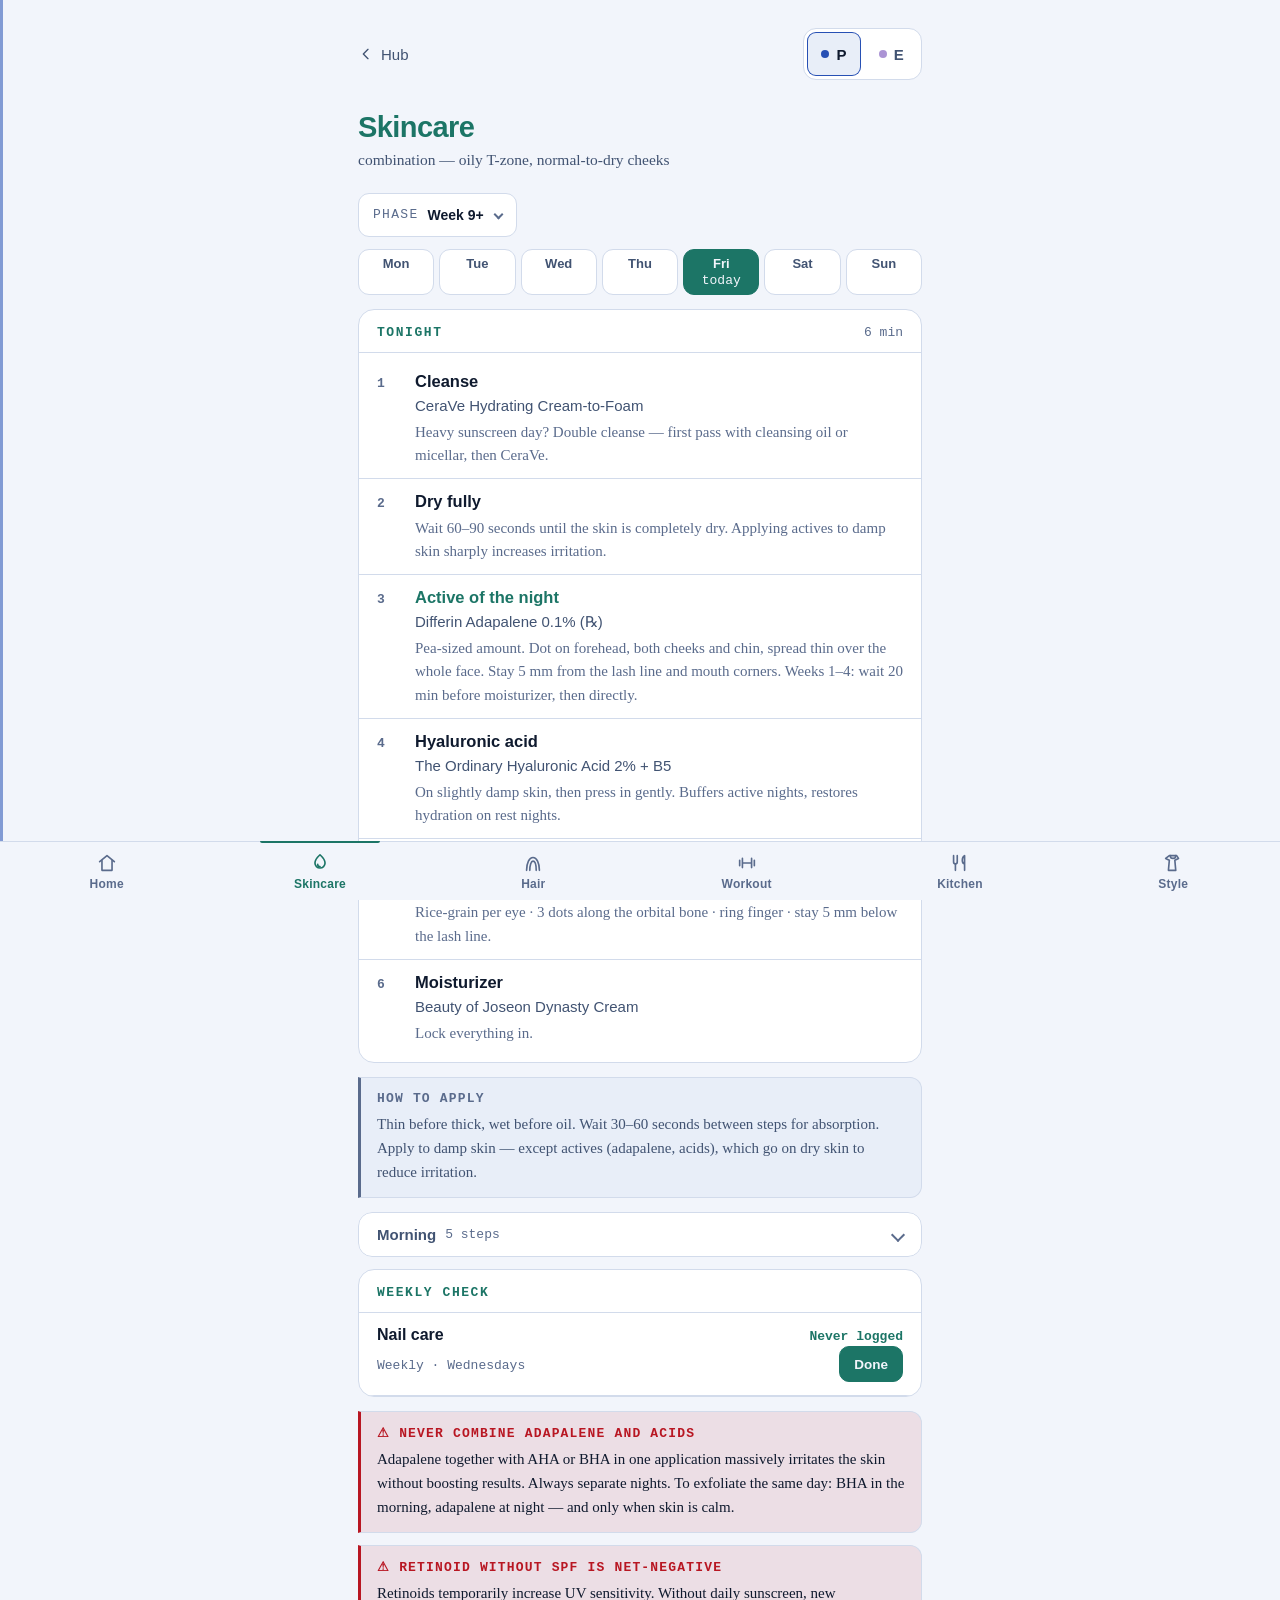
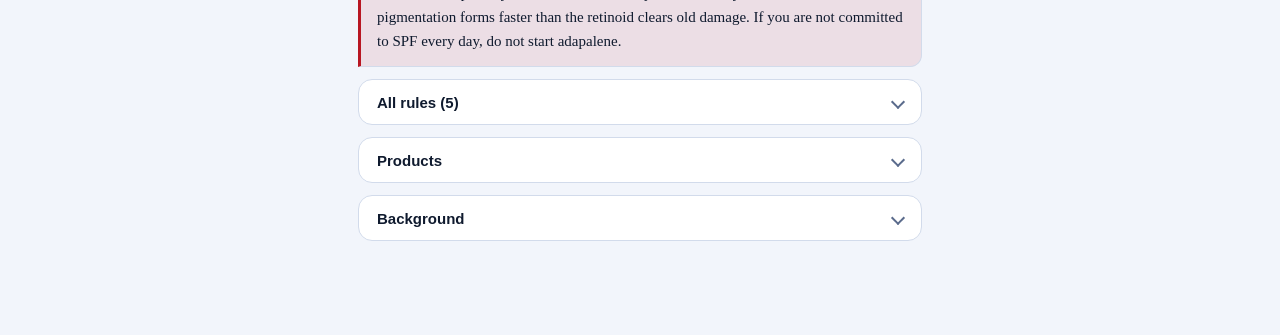
<file: skincare/index.html>
<!DOCTYPE html>
<html lang="en">
<head>
<meta charset="utf-8">
<meta name="viewport" content="width=device-width, initial-scale=1, viewport-fit=cover">
<title>Skincare · Pairwell</title>
<meta name="theme-color" content="#0B1220">
<link rel="stylesheet" href="../app.css?v=52081535">
<style>
  :root{ --accent:var(--skin); }

  body{
    background:var(--bg);color:var(--text);
    font-family:var(--f-ui);
    -webkit-font-smoothing:antialiased;
    min-height:100dvh;max-width:600px;margin:0 auto;
    padding:
      calc(env(safe-area-inset-top) + 20px)
      calc(env(safe-area-inset-right) + 18px)
      calc(var(--bar) + 26px)
      calc(env(safe-area-inset-left) + 18px);
  }

  h1{font-size:29px;font-weight:700;letter-spacing:-.02em;margin:0 0 4px;color:var(--accent)}
  .sub{font-family:var(--f-read);font-size:15.5px;color:var(--muted);margin:0 0 20px;line-height:1.6}

  /* Type floor: 14px for secondary, 16px+ for anything you act on.
     This page is read standing at a sink. */
  .card{
    background:var(--surface);border:1px solid var(--line);
    border-radius:16px;margin-bottom:14px;overflow:hidden;
  }
  .card-head{
    display:flex;align-items:baseline;gap:10px;flex-wrap:wrap;
    padding:15px 18px 12px;border-bottom:1px solid var(--line);
  }
  .card-head .k{
    font-family:var(--f-data);font-size:13px;font-weight:700;letter-spacing:.12em;text-transform:uppercase;
    color:var(--accent);
  }
  .card-head .meta{font-family:var(--f-data);font-size:13px;color:var(--muted2);margin-left:auto}
  .card-head .focus{font-size:15px;color:var(--text);font-weight:600;width:100%;margin-top:2px}

  ol.steps .n{
    font-family:var(--f-data);font-variant-numeric:tabular-nums;font-size:13px;font-weight:700;color:var(--muted2);
    font-variant-numeric:tabular-nums;
  }
  ol.steps .t{font-size:16.5px;font-weight:600;line-height:1.35}
  ol.steps .p{font-size:15px;color:var(--muted);margin-top:3px;line-height:1.45}
  ol.steps .h{font-family:var(--f-read);font-size:15px;color:var(--muted2);margin-top:4px;line-height:1.55}

  .empty{padding:20px 18px;font-family:var(--f-read);font-size:15px;color:var(--muted);line-height:1.55}

  /* day strip */
  .days{display:flex;gap:5px;margin-bottom:14px}
  .day{
    flex:1;min-height:var(--tap);border-radius:11px;
    border:1px solid var(--line);background:var(--surface);
    color:var(--muted);font-family:inherit;font-size:13px;font-weight:600;
    cursor:pointer;padding:6px 2px;
  }
  .day small{display:block;font-family:var(--f-data);font-size:13px;font-weight:400;color:var(--muted2);margin-top:2px}
  .day[aria-pressed="true"]{background:var(--accent);border-color:var(--accent);color:var(--bg)}
  .day[aria-pressed="true"] small{color:inherit;font-weight:400}
  .day:focus-visible{outline:2px solid var(--accent);outline-offset:2px}

  .season{
    display:inline-flex;align-items:center;gap:8px;
    font-family:var(--f-data);font-size:13px;color:var(--muted);
    background:var(--surface-2);border:1px solid var(--line);
    border-radius:9px;padding:7px 12px;margin-bottom:14px;
  }
  .season b{color:var(--text);font-weight:600}

  /* phase strip — which stage of the protocol he is on */
  .phase-bar{margin-bottom:12px}
  .phase-toggle{
    display:inline-flex;align-items:center;gap:9px;
    min-height:var(--tap);padding:0 14px;border-radius:11px;
    border:1px solid var(--line);background:var(--surface);
    font-family:inherit;font-size:14px;color:var(--muted);cursor:pointer;
  }
  .phase-toggle .pl{
    font-family:var(--f-data);font-size:13px;letter-spacing:.1em;text-transform:uppercase;color:var(--muted2);
  }
  .phase-toggle b{color:var(--text);font-weight:600}
  .phase-toggle .chev{
    width:7px;height:7px;border-right:2px solid var(--muted2);
    border-bottom:2px solid var(--muted2);transform:rotate(45deg);margin-left:2px;
  }
  .phase-toggle[aria-expanded="true"] .chev{transform:rotate(-135deg)}
  .phase-toggle:focus-visible{outline:2px solid var(--accent);outline-offset:2px}

  .phases{display:flex;gap:5px;margin-bottom:10px}
  .phase{
    flex:1;min-height:var(--tap);border-radius:11px;
    border:1px solid var(--line);background:var(--surface);
    color:var(--muted);font-family:inherit;font-size:13px;font-weight:600;
    cursor:pointer;padding:6px 4px;
  }
  .phase small{display:block;font-family:var(--f-data);font-size:13px;font-weight:400;color:var(--muted2);margin-top:2px}
  .phase[aria-pressed="true"]{background:var(--accent);border-color:var(--accent);color:var(--bg)}
  .phase[aria-pressed="true"] small{color:inherit;font-weight:400}
  .phase:focus-visible{outline:2px solid var(--accent);outline-offset:2px}
  .phase-note{
    font-family:var(--f-read);font-size:15px;color:var(--muted);line-height:1.5;
    margin-bottom:14px;padding-left:2px;
  }

  /* the one step that changes night to night */
  ol.steps .t.active-step{color:var(--accent)}

  /* safety */
  .rule{
    border:1px solid var(--line);border-left:3px solid var(--muted2);
    background:var(--surface-2);border-radius:0 12px 12px 0;
    padding:13px 16px;margin-bottom:12px;
  }
  .rule.critical{border-left-color:var(--warn);background:var(--warn-fill)}
  .rule .rt{
    font-family:var(--f-data);font-size:13px;font-weight:700;letter-spacing:.09em;text-transform:uppercase;
    color:var(--muted2);margin-bottom:6px;display:flex;align-items:center;gap:7px;
  }
  .rule.critical .rt{color:var(--warn)}
  .rule p{margin:0;font-family:var(--f-read);font-size:15px;line-height:1.6;color:var(--muted)}
  .rule.critical p{color:var(--text)}

  /* progressive disclosure */
  details{
    background:var(--surface);border:1px solid var(--line);
    border-radius:14px;margin-bottom:12px;overflow:hidden;
  }
  details summary{
    min-height:var(--tap);display:flex;align-items:center;gap:9px;
    padding:13px 18px;cursor:pointer;font-size:15px;font-weight:600;
    list-style:none;color:var(--text);
  }
  details summary::-webkit-details-marker{display:none}
  details summary::after{
    content:"";margin-left:auto;width:8px;height:8px;flex:none;
    border-right:2px solid var(--muted2);border-bottom:2px solid var(--muted2);
    transform:rotate(45deg);transition:transform .18s ease;
  }
  details[open] summary::after{transform:rotate(-135deg)}
  details summary:focus-visible{outline:2px solid var(--accent);outline-offset:-2px}

  /* The routine you are not doing right now: present, one tap away, and not
     costing a screen of scroll. Its own card keeps its styling inside. */
  details.other-routine{background:none;border:0;margin-top:14px}
  details.other-routine > summary{
    color:var(--muted);font-weight:600;
    background:var(--surface);border:1px solid var(--line);border-radius:14px;
  }
  details.other-routine > summary .n{
    font-family:var(--f-data);font-size:13px;font-weight:400;color:var(--muted2);
  }
  details.other-routine[open] > summary{
    border-bottom-left-radius:0;border-bottom-right-radius:0;
  }
  .dl{padding:2px 18px 16px}
  .dl div{padding:9px 0;border-top:1px solid var(--line)}
  .dl .dk{font-family:var(--f-data);font-size:13px;letter-spacing:.07em;text-transform:uppercase;color:var(--muted2);margin-bottom:3px}
  .dl .dv{font-family:var(--f-read);font-size:15px;line-height:1.6;color:var(--muted)}
  .dl .dv strong{color:var(--text)}

  .foot{font-size:13px;color:var(--muted2);line-height:1.6;margin-top:20px}

  /* Weekly check — a "when did I last do this" row, one per infrequent
     treatment. Shared by Hair's shower schedule and Skincare's weekly
     devices, so it takes its color from --accent rather than a fixed hue. */
  .schedrow{
    display:grid;grid-template-columns:1fr auto;align-items:baseline;
    gap:2px 12px;padding:13px 18px;border-bottom:1px solid var(--line);
  }
  .schedrow.other{opacity:.45}
  .sr-name{font-size:16px;font-weight:600}
  .sr-who{font-family:var(--f-data);font-size:12.5px;font-weight:400;color:var(--muted2)}
  .sr-cadence{
    grid-column:1;font-family:var(--f-data);font-size:13px;color:var(--muted2);
  }
  .sr-state{
    grid-column:2;grid-row:1;font-family:var(--f-data);font-size:13px;
    color:var(--muted);text-align:right;
  }
  .sr-state.due,.sr-state.late,.sr-state.unknown{color:var(--accent);font-weight:600}
  .sr-btn{
    grid-column:2;grid-row:2;justify-self:end;
    min-height:36px;padding:0 14px;border-radius:10px;
    font-family:inherit;font-size:13.5px;font-weight:600;cursor:pointer;
  }
  .sr-btn.dobtn{background:var(--accent);border:1px solid var(--accent);color:var(--bg)}
  .sr-btn.undone{background:none;border:1px solid var(--line);color:var(--muted)}
  .sr-btn:focus-visible{outline:2px solid var(--accent);outline-offset:2px}
  .dl em{font-style:italic;color:var(--muted2)}

  @media (prefers-reduced-motion:reduce){
    details summary::after{transition:none}
  }

</style>
</head>
<body>

<div class="pw-bar">
  <a class="pw-back" href="../"><svg viewBox="0 0 24 24"><path d="m15 5-7 7 7 7"/></svg> Hub</a>
  <div id="switcher"></div>
</div>

<h1>Skincare</h1>
<p class="sub" id="sub"></p>

<div id="season"></div>
<div class="days" id="days"></div>
<div id="stage"></div>

<script src="../app.js?v=3f8263a7"></script>
<script>

const R = {"_source": ["skin_protocol.html conversations", "hair_protocol.html conversation"], "skincare": {"philipp": {"_source": "skin_protocol.html · Issue 2026-07", "_model": "weekly-phased — one AM routine; PM is a fixed 6-step base where only step 03 rotates by weekday, and the weekday schedule itself changes across three phases", "skinType": "combination — oily T-zone, normal-to-dry cheeks", "fitzpatrick": "III–IV", "focus": "prevention over correction", "concerns": ["under-eye dark circles (mostly pigment)", "texture and pores", "general photoaging prevention"], "applicationRule": "Thin before thick, wet before oil. Wait 30–60 seconds between steps for absorption. Apply to damp skin — except actives (adapalene, acids), which go on dry skin to reduce irritation.", "am": {"durationMin": 4, "_note": "Identical Mon → Sun. No thinking needed.", "steps": [{"step": "Cleanse", "product": "CeraVe Hydrating Cream-to-Foam", "how": "Lukewarm water, 20 seconds of gentle massage, rinse fully."}, {"step": "Vitamin C", "product": "Rohto Melano CC Premium Essence", "how": "3–4 drops · targeted on cheekbones and existing spots."}, {"step": "Eye area", "product": "CeraVe Eye Repair Cream", "how": "Ring finger · small dab per eye · tap along the orbital bone · never rub."}, {"step": "Moisturizer", "product": "Beauty of Joseon Dynasty Cream", "how": "Pea-sized amount, thin layer. Optional: skip on days the T-zone feels oily and go straight to sunscreen."}, {"step": "Sunscreen", "product": "Biore UV Aqua Rich (or BoJ Relief Sun)", "how": "Two full finger-lengths · face + neck + ears. Every day, indoor or outdoor."}]}, "pm": {"durationMin": 6, "_note": "Same steps every night. Only step 03 changes — the weekday tells you which bottle.", "steps": [{"step": "Cleanse", "product": "CeraVe Hydrating Cream-to-Foam", "how": "Heavy sunscreen day? Double cleanse — first pass with cleansing oil or micellar, then CeraVe."}, {"step": "Dry fully", "product": null, "how": "Wait 60–90 seconds until the skin is completely dry. Applying actives to damp skin sharply increases irritation.", "isWait": true}, {"step": "Active of the night", "product": null, "activeSlot": true}, {"step": "Hyaluronic acid", "product": "The Ordinary Hyaluronic Acid 2% + B5", "how": "On slightly damp skin, then press in gently. Buffers active nights, restores hydration on rest nights."}, {"step": "Eye area", "product": "Rohto Melano CC Moisture Cream", "how": "Rice-grain per eye · 3 dots along the orbital bone · ring finger · stay 5 mm below the lash line."}, {"step": "Moisturizer", "product": "Beauty of Joseon Dynasty Cream", "how": "Lock everything in."}]}, "actives": {"adapalene": {"name": "Differin Adapalene 0.1% (℞)", "how": "Pea-sized amount. Dot on forehead, both cheeks and chin, spread thin over the whole face. Stay 5 mm from the lash line and mouth corners. Weeks 1–4: wait 20 min before moisturizer, then directly."}, "bha": {"name": "Paula's Choice BHA 2% Liquid", "how": "Soak a cotton pad, swipe over the T-zone (forehead, nose, chin). One pass, no rubbing. Let absorb 30 seconds."}, "glycolic": {"name": "The Ordinary Glycolic Acid 7% Toner", "how": "Soak a cotton pad, sweep over the full face. Avoid the eye area. One pass. Optional — skip if the skin feels tight."}, "niacinamide": {"name": "The Ordinary Niacinamide 10%", "optional": true, "how": "Fingertip amount over the whole face. Gentle, no irritation risk. Optional — skipping step 03 entirely on a rest night is always fine."}}, "phases": [{"id": "weeks-1-4", "label": "Weeks 1–4", "subtitle": "Start here", "note": "Differin only 2× this phase. Wide spacing (Mon → Thu) gives skin time to adapt. Mild tightness is normal. Flaking around nose/mouth in week 3–4 — cover with balm, don't pick. Move on when skin has been calm for a full week.", "schedule": [{"day": "Mon", "active": "adapalene"}, {"day": "Tue", "active": "bha"}, {"day": "Wed", "active": "niacinamide"}, {"day": "Thu", "active": "adapalene"}, {"day": "Fri", "active": "niacinamide"}, {"day": "Sat", "active": "glycolic"}, {"day": "Sun", "active": "niacinamide"}]}, {"id": "weeks-5-8", "label": "Weeks 5–8", "subtitle": "Then this", "note": "Differin now 3×, glycolic paused. Skin may briefly look worse in weeks 5–6 (purging) — do not stop. By week 7–8 texture smooths. Move on when calm for a full week.", "schedule": [{"day": "Mon", "active": "adapalene"}, {"day": "Tue", "active": "bha"}, {"day": "Wed", "active": "adapalene"}, {"day": "Thu", "active": "niacinamide"}, {"day": "Fri", "active": "adapalene"}, {"day": "Sat", "active": "niacinamide"}, {"day": "Sun", "active": "niacinamide"}]}, {"id": "week-9-plus", "label": "Week 9+", "subtitle": "Final", "note": "The permanent schedule. Full rotation with all products. Stay here. Pea-size Differin, cotton pad for acids, eye area always spared.", "schedule": [{"day": "Mon", "active": "adapalene"}, {"day": "Tue", "active": "bha"}, {"day": "Wed", "active": "adapalene"}, {"day": "Thu", "active": "niacinamide"}, {"day": "Fri", "active": "adapalene"}, {"day": "Sat", "active": "glycolic"}, {"day": "Sun", "active": "niacinamide"}]}], "currentPhase": "week-9-plus", "_currentPhaseNote": "Defaults to the permanent schedule because that is what the app already held. The protocol is dated 2026-07, so weeks-5-8 is also plausible — switch it on the page if that is wrong. Getting this wrong means too much adapalene.", "safetyRules": [{"id": "no-adapalene-with-acids", "title": "Never combine adapalene and acids", "rule": "Adapalene together with AHA or BHA in one application massively irritates the skin without boosting results. Always separate nights. To exfoliate the same day: BHA in the morning, adapalene at night — and only when skin is calm.", "critical": true}, {"id": "retinoid-needs-spf", "title": "Retinoid without SPF is net-negative", "rule": "Retinoids temporarily increase UV sensitivity. Without daily sunscreen, new pigmentation forms faster than the retinoid clears old damage. If you are not committed to SPF every day, do not start adapalene.", "critical": true}, {"id": "spf-amount", "title": "Two finger-lengths of SPF, or it is useless", "rule": "SPF ratings are tested at 2 mg/cm² — roughly two strips along the index and middle finger for face and neck. Most people apply a quarter of that and get an effective SPF of ~15."}, {"id": "eye-never-rub", "title": "Never rub the eye area — always tap", "rule": "Under-eye skin is 4× thinner than the rest of the face. Repeated rubbing causes chronic micro-inflammation, which drives the very pigmentation you are treating. Ring finger only — it applies the least pressure by reflex."}, {"id": "patience", "title": "Judge at week 12, not week 3", "rule": "Vitamin C, adapalene and niacinamide need 8–12 weeks to show visible change. Photos every 4 weeks in the same lighting beat the daily mirror check."}], "eyeArea": {"type": "Mixed — mostly pigment. Brown-grey tone, melanin-dominant.", "structural": "Minor tear-trough shadow. Topicals cannot remove this part.", "target": "30–50% lighter in 3–6 months. Consistency beats intensity; full erasure is not possible with products alone.", "timeline": [{"when": "1–2 weeks", "what": "Puffiness down — eye cream plus sleep and lower salt/alcohol."}, {"when": "8–12 weeks", "what": "Pigment lightens — Moisture Cream + SPF + Essence. Judge with 4-week photos."}, {"when": "3–6 months", "what": "Substantial change. Ceiling: 30–50% lighter than baseline."}]}, "coreProducts": {"cleanser": "CeraVe Hydrating Cream-to-Foam — AM 01 + PM 01", "vitaminC": "Rohto Melano CC Premium Essence — AM 02", "eyeCreamAM": "CeraVe Eye Repair Cream — AM 03", "eyeCreamPM": "Rohto Melano CC Moisture Cream — PM 05, under-eye pigment", "moisturizer": "Beauty of Joseon Dynasty Cream — AM 04 + PM 06", "spf": "Biore UV Aqua Rich SPF 50+ PA++++ — AM 05, daily", "hyaluronic": "The Ordinary Hyaluronic Acid 2% + B5 — PM 04", "adapalene": "Differin Adapalene 0.1% — prescription in Germany; pharmacist-guided (指示藥品) in Taiwan, no Rx", "bha": "Paula's Choice Skin Perfecting 2% BHA Liquid", "glycolic": "The Ordinary Glycolic Acid 7% Toning Solution", "niacinamide": "The Ordinary Niacinamide 10% + Zinc 1%"}, "timeline": "Adapalene needs patience — meaningful texture and pore results from week 12+. Weeks 1–8 show little by design.", "weeklyTreatments": [{"id": "nailcare", "title": "Nail care", "day": "Wed", "cadence": "Weekly · Wednesdays", "everyDays": 7, "everyDaysMax": 9}], "nailCareProducts": {"cuticleStick": "Tweezerman Cuticle Stick — loosen/clean cuticles before pushing back", "clippers": "Wilkinson Sword Manicure Nail Clippers / Toenail Clippers with Nail Catcher", "file": "Zwilling Glas-Nagelfeile, doppelseitig, feine Körnung — shape after clipping", "cuticlePusher": "Tweezerman Cuticle Pusher — push back after softening, never cut cuticles", "handCream": "Balea (dm) Hand Cream Urea — finish, both hands"}}, "eunice": {"_source": "Hamburg Seasonal Skincare Masterplan (.docx), added 2026-08-29", "_model": "seasonal-weekly — four season plans, each with its own AM routine and a different PM protocol per weekday. Philipp uses the simpler 'weekly' model (one AM, one active per weekday), so a renderer has to handle both shapes.", "skinType": "mixed / Asian, age 37", "concerns": ["pores (nose area)", "horizontal neck rings", "structural jawline lifting"], "context": {"location": "Hamburg", "waterHardness": "hard — high calcium/magnesium; see the shared hair section for the measured 17.3 °dH"}, "safetyRules": [{"id": "mfu-boundaries", "title": "High Focus Shot (MFU) boundaries", "rule": "Maximum once per week. Completely avoid the eyeballs, eyelids, jawbone edge, lips and the centre of the neck (thyroid area). Target only the jowls, lower face sag and the sides of the neck.", "appliesTo": ["sat"], "critical": true}, {"id": "no-mix-actives", "title": "The no-mix actives rule", "rule": "0.2% Retinol must never land on the same night as the Exosome Shot or the Booster Pro Air Shot, and never on a High Focus Shot night. That does not forbid pairing the Exosome Shot with the Booster Pro Air Shot on the same night — only pairing either of them with Retinol or a High Focus Shot.", "critical": true}, {"id": "conductivity", "title": "The conductivity rule", "rule": "Use a thick layer of PDRN Booster Gel for the High Focus Shot, or PDRN Pink Peptide Serum for the Booster Pro. Oils (Freiöl, Rose Hip Oil) insulate — always apply them after device use, never before.", "critical": false}, {"id": "hard-water-shield", "title": "The 'Kalk' hard-water shield", "rule": "Hamburg tap water dulls skin and stretches pores. Use the Foreo in the evening to strip mineral buildup mechanically, and always apply The Ordinary HA 2% + B5 while the skin is still damp.", "critical": false}], "seasons": {"winter": {"months": "November – March", "monthNumbers": [11, 12, 1, 2, 3], "goal": "High-lipid shield against dry radiator heat and freezing winds, to stop neck rings cracking and deepening.", "am": {"durationMin": 3, "steps": ["Micellar water (or hydrating toner) on a pad — no hard tap water", "HA 2% + B5 while the skin is still damp from the wipe", "Nivea Day Cream", "SPF"]}, "pmWeekly": [{"day": "Mon", "focus": "Pores & active prep", "steps": ["Foreo Cleanse", "Exosome Shot", "PDRN Serum", "Booster Pro (Booster Mode)"]}, {"day": "Tue", "focus": "Cellular turnover", "steps": ["Foreo Cleanse", "PDRN Serum", "0.2% Retinol", "Nivea Night Cream + 2 drops Rose Hip Oil"]}, {"day": "Wed", "focus": "Midweek detox", "steps": ["Foreo Cleanse", "Freiöl", "Gua Sha (warm the oil in your hands first)"]}, {"day": "Thu", "focus": "Deep volumizing", "steps": ["Gentle Cleanse", "Exosome Shot", "PDRN Serum", "Booster Pro (Booster Mode – Level 1)"]}, {"day": "Fri", "focus": "Targeted neck rings", "steps": ["Foreo Cleanse", "Collagen Glow Pen", "Booster Pro (MC Mode) glide horizontally along neck rings", "Nivea Night"]}, {"day": "Sat", "focus": "Structural MFU lift", "steps": ["Foreo Cleanse", "High Focus Shot (600–1200 shots with PDRN Booster Gel on jowls / sides of neck)", "Pat in excess gel", "Nivea Night"]}, {"day": "Sun", "focus": "Barrier recovery reset", "steps": ["Gentle Cleanse", "Sheet Mask (no devices)", "Seal with Rose Hip Oil"]}]}, "spring": {"months": "April – June", "monthNumbers": [4, 5, 6], "goal": "Deep pore de-gunking, to clear pollen and dust sticking to hard-water residue.", "am": {"durationMin": 3, "steps": ["Lukewarm water wash", "HA 2% + B5", "Nivea Day Cream", "SPF"], "weeklyExtra": "Friday morning: swipe Nivea Toner on the nose only."}, "pmWeekly": [{"day": "Mon", "focus": "Resurfacing & pores", "steps": ["Foreo Cleanse", "Booster Pro (Air Shot Mode) on nose pores", "Exosome Shot", "PDRN Serum"]}, {"day": "Tue", "focus": "Retinol night", "steps": ["Foreo Cleanse", "PDRN Serum", "0.2% Retinol", "Nivea Night Cream"]}, {"day": "Wed", "focus": "Lymphatic drainage", "steps": ["Foreo Cleanse", "Freiöl", "Gua Sha, stroking downwards on the sides of the neck"]}, {"day": "Thu", "focus": "Cellular power", "steps": ["Foreo Cleanse", "Exosome Shot", "PDRN Serum", "Booster Pro (Booster Mode)"]}, {"day": "Fri", "focus": "Pore & neck target", "steps": ["Foreo Cleanse", "Collagen Glow Pen", "Booster Pro (MC Mode) on neck lines"]}, {"day": "Sat", "focus": "Structural MFU lift", "steps": ["Foreo Cleanse", "High Focus Shot (with PDRN Booster Gel, focused on a sharp jawline contour)"]}, {"day": "Sun", "focus": "Moisture surge", "steps": ["Foreo Cleanse", "Sheet Mask", "Booster Pro (Booster Mode) directly over the sheet mask"]}]}, "summer": {"months": "July – August", "monthNumbers": [7, 8], "goal": "Heat calming, pore tightening and high-level pigment defence against strong summer sun.", "am": {"durationMin": 3, "steps": ["Lukewarm water wash", "HA 2% + B5", "Nivea Day Cream", "SPF 50 — strict"], "weeklyExtra": "Friday morning: swipe Nivea Toner on the nose."}, "pmWeekly": [{"day": "Mon", "focus": "Pore shrinking", "steps": ["Foreo Cleanse", "Booster Pro (Air Shot Mode) on nose pores", "PDRN Serum"]}, {"day": "Tue", "focus": "Soothing night", "steps": ["Foreo Cleanse", "PDRN Serum", "Nivea Night Cream — skip retinol entirely if the weekend was spent outdoors or at the beach"]}, {"day": "Wed", "focus": "Cryo-calming", "steps": ["Foreo Cleanse", "Sheet Mask (chilled in the fridge first)", "Booster Pro (Booster Mode) over the cold mask"]}, {"day": "Thu", "focus": "Lightweight regeneration", "steps": ["Foreo Cleanse", "Exosome Shot", "PDRN Serum", "Booster Pro (Booster Mode)"]}, {"day": "Fri", "focus": "Neck firming", "steps": ["Foreo Cleanse", "Collagen Glow Pen", "Booster Pro (MC Mode) on neck"]}, {"day": "Sat", "focus": "Structural MFU lift", "steps": ["Foreo Cleanse", "High Focus Shot (keep the PDRN Booster Gel in the fridge for a cooling treatment)"]}, {"day": "Sun", "focus": "UV recovery", "steps": ["Foreo Cleanse", "Rose Hip Oil + Gua Sha, to calm the sun-exposed barrier"]}]}, "autumn": {"months": "September – October", "monthNumbers": [9, 10], "goal": "The deep reconstruction phase: repair summer UV damage and build skin thickness before winter.", "am": {"durationMin": 3, "steps": ["Micellar water (or hydrating toner) on a pad — no hard tap water", "HA 2% + B5 while the skin is still damp from the wipe", "Nivea Day Cream", "SPF"], "weeklyExtra": "Friday morning: swipe Nivea Toner on the nose."}, "pmWeekly": [{"day": "Mon", "focus": "Advanced resurfacing", "steps": ["Foreo Cleanse", "Booster Pro (Air Shot Mode)", "Exosome Shot", "PDRN Serum"]}, {"day": "Tue", "focus": "Active cell turnover", "steps": ["Foreo Cleanse", "PDRN Serum", "0.2% Retinol", "Nivea Night Cream"]}, {"day": "Wed", "focus": "Sculpt & drain", "steps": ["Foreo Cleanse", "Freiöl", "Gua Sha"]}, {"day": "Thu", "focus": "Deep cellular regeneration", "steps": ["Foreo Cleanse", "Exosome Shot", "PDRN Serum", "Booster Pro (Booster Mode)"]}, {"day": "Fri", "focus": "Neck ring focus", "steps": ["Foreo Cleanse", "Collagen Glow Pen", "Booster Pro (MC Mode) focused on horizontal creases"]}, {"day": "Sat", "focus": "Structural MFU lift", "steps": ["Foreo Cleanse", "High Focus Shot (with PDRN Booster Gel, focused on pulling up lower cheeks / jowls)"]}, {"day": "Sun", "focus": "Deep nutrient infusion", "steps": ["Foreo Cleanse", "Sheet Mask", "Booster Pro (Booster Mode)", "Finish with Rose Hip Oil"]}]}}, "devices": {"mfu": "High Focus Shot Plus — 1x/week, Saturdays, see safetyRules.mfu-boundaries", "boosterPro": "Booster Pro — Booster Mode, Air Shot Mode, MC Mode", "foreo": "Foreo — evening cleanse, mechanical removal of hard-water minerals", "guaSha": "Gua Sha — manual, always over oil", "collagenGlowPen": "Collagen Glow Pen — Fridays, neck"}, "weeklyTreatments": [{"id": "mfu", "title": "High Focus Shot (MFU)", "day": "Sat", "cadence": "Weekly · Saturdays", "everyDays": 7, "everyDaysMax": 8, "caution": "Max once a week — see the MFU safety rule.", "critical": true}, {"id": "collagenGlowPen", "title": "Collagen Glow Pen", "day": "Fri", "cadence": "Weekly · Fridays", "everyDays": 7, "everyDaysMax": 9}], "coreProducts": {"hydrator": "The Ordinary Hyaluronic Acid 2% + B5 — apply to damp skin", "micellar": "Micellar water — the gentle, Kalk-free morning cleanse for winter/autumn. Bioderma Sensibio or any fragrance-free one; lifts overnight oil off the nose without hard tap water.", "dayCream": "Nivea Day Cream", "nightCream": "Nivea Night Cream", "spf": "SPF daily; SPF 50 strictly in summer", "retinol": "0.2% Retinol — Tuesdays", "pdrnSerum": "PDRN Pink Peptide Serum — conductive medium for the Booster Pro", "pdrnBoosterGel": "PDRN Booster Gel — conductive medium for the High Focus Shot", "exosome": "Exosome Shot", "oils": "Freiöl (Gua Sha), Rose Hip Oil (sealing)", "toner": "Nivea Toner — Friday mornings, nose only, spring/summer/autumn", "sheetMask": "CICA Face Mask — centella asiatica, sodium hyaluronate, aloe, chamomile; no actives, ethanol/paraben/silicone-free. 40 sheets ≈ 9-10 months at the weekly cadence."}}}, "hair": {"_source": "hair_protocol.html", "_status": "SHARED — one protocol, both people. Amounts and two treatments differ per person.", "context": {"location": "Hamburg", "waterHardness": "17.3 °dH — hard. Scale: 0 soft · 8.4 · 14 · 25+ very hard.", "why": "Sulfates strip natural oils from dense Asian hair, so the cuticle stays open and the texture turns rough and stiff. Conditioning seals it. On top of that, hard water leaves a calcium/magnesium film on every strand — that is what the weekly rinse removes.", "verify": "Test your own shower tap with strips on day 1 and again at week 8. The district average is a guess; your tap is the real number."}, "everyShower": {"_note": "Four steps, every wash, both of you. The citric rinse is NOT part of this — it is weekly.", "steps": [{"step": "Sulfate-free shampoo", "how": "Warm water. Work in from the roots, massage the scalp for ~60 sec. Check the INCI label — no SLS or SLES."}, {"step": "Rinse thoroughly", "how": "Warm water. A cold 10-second finish is fine if you like it, but the cold itself does not seal the cuticle — the weekly citric rinse does that."}, {"step": "Towel — pat, don't rub", "how": "Microfiber only. Press and squeeze sections. Rubbing roughens the cuticle and causes frizz."}, {"step": "Leave-in conditioner", "how": "Apply to damp hair. Do not rinse out.", "perPerson": {"philipp": "Pea-sized amount. Start at the ends and work up slightly — short hair needs less.", "eunice": "2–3× more product. Work from the ends up through the full length before touching the roots."}}]}, "scheduled": [{"id": "citric-rinse", "title": "Citric acid rinse", "cadence": "Weekly", "who": "both", "recipe": "¼ tsp citric acid per 500 ml warm water — target pH 4–5. Not ½ tsp; that is too acidic.", "order": "Shampoo → rinse → pour the citric solution over all hair → wait 1–2 min → rinse out → leave-in as normal.", "why": "At 17.3 °dH weekly is the right frequency. The acid dissolves the calcium/magnesium film that makes hair feel coated and stiff.", "caution": "Straw-like texture, brittleness, more tangles or scalp itch mean you are overdoing it. Do not go to 2× weekly, and stay at ¼ tsp.", "everyDays": 7, "afterStep": 2, "rank": 2, "inSequence": "Pour it over all your hair, leave 1–2 min, then rinse it out."}, {"id": "chelating", "title": "Chelating shampoo", "cadence": "Every 2–3 weeks", "who": "both", "recipe": "Malibu C Hard Water Wellness — use in place of your regular shampoo.", "order": "Lather, leave on 3–5 min, rinse fully. Follow immediately with a deep conditioner or your leave-in — do not skip that.", "why": "EDTA binds calcium and magnesium ions inside the hair shaft and pulls them out when you rinse. Regular shampoo — even sulfate-free — physically cannot do this.", "caution": "Strips moisture and protein if used too often. Every 2–3 weeks at most — it is NOT a weekly stand-in for the citric rinse. The citric rinse keeps its own weekly clock; the two only never share the same wash.", "everyDays": 14, "everyDaysMax": 21, "replacesStep": 1, "rank": 0}, {"id": "deep-mask", "title": "Deep conditioning mask", "cadence": "Weekly", "who": "eunice", "recipe": "Any mask with glycerin, panthenol or argan oil — Cantu, OGX or Garnier.", "order": "After shampooing, before the citric rinse. Leave on 5–10 min in the shower steam, then rinse, run the citric rinse, apply leave-in.", "why": "Longer hair needs deeper conditioning to prevent split ends and manage tangling. Philipp's length does not need this layer.", "everyDays": 7, "afterStep": 2, "rank": 1, "inSequence": "Leave on 5–10 min in the shower steam, then rinse it out."}], "products": {"shampoo": {"_note": "Priority order — grab whichever you find first.", "options": [{"name": "Cantu Sulfate-Free Cleansing Cream", "rank": "1st choice", "price": "~€7–8", "where": "Rossmann · Amazon.de", "note": "Built for dense, coarse hair — the right match for both of you. Good lather despite being sulfate-free. Strong enough for 17.3 °dH."}, {"name": "HASK Repair + Argan Oil", "rank": "2nd choice", "price": "~€9", "where": "dm", "note": "473 ml, no SLS/SLES. Uses Sodium C14-16 Olefin Sulfonate — stronger than ideal, but better than classic sulfates."}, {"name": "Alverde Ultra Sensitiv", "rank": "Emergency only", "price": "~€3", "where": "dm", "note": "Cleanest INCI of all, but likely too gentle for dense hair at this hardness. Higher risk for Eunice — more mineral surface area. Switch back to Cantu if the scalp feels unclean after 48h."}]}, "leaveIn": {"_note": "A leave-in you don't rinse out — its job is to re-soften the cuticle the hard water roughened. A rich cream suits long, dense hair; a light keratin or oil spray suits short hair. Either works — the one thing to avoid is using a rinse-out conditioner as a leave-in. For a cream, look for glycerin or panthenol high on the INCI.", "options": [{"name": "Garnier Fructis Leave-in Creme Aloe Air Dry", "rank": "In the drugstore", "price": "~€6 · 400 ml", "where": "dm · Rossmann · Budni", "note": "This is the current name for the old \"Hair Drink\" — Garnier renamed the line, which is why searching the old name found nothing. Glycerin sits high on its list, exactly the humectant this protocol wants. Grab it in the aisle; Amazon stock is patchy."}, {"name": "Cantu Shea Butter Leave-In Repair Cream", "rank": "To order online", "price": "~€8", "where": "Amazon.de · dm", "note": "Same brand as your shampoo, built for dense, coarse hair. Search Amazon.de for \"Cantu Leave-In\" — reliably stocked there. Richer than the Garnier: pea-size for Philipp, 2–3× for Eunice."}, {"name": "Garnier Fructis Schadenlöscher 10-in-1 Leave-in (spray)", "rank": "A spray — good for short hair", "price": "~€6 · 150 ml", "where": "Amazon.de · dm · Rossmann", "note": "A keratin-and-oil spray rather than a glycerin cream — a different tool for the same job, and the lighter one. Ideal for short hair (Philipp): a spritz or two on damp ends, off the scalp; it also protects to 230 °C if you heat-style. Fine on long hair too (Eunice) — if it ever feels stiff or straw-like over weeks, that is keratin build-up, so drop to every other wash."}, {"name": "Any leave-in with glycerin or panthenol near the top", "rank": "Or just by the label", "where": "any drugstore", "note": "The brand does not matter. A cream or milk with glycerin/panthenol high, ideally a light oil (argan/shea) too. Skip anything led by silicones (an ingredient ending -cone or -xane first) — at 17.3 °dH they build up."}]}, "towel": {"name": "Microfiber hair towel", "price": "€6–10", "where": "dm · Amazon.de", "note": "Any brand. Get two, one each."}, "citricAcid": {"name": "Heitmann Citronensäure Pulver", "price": "~€2", "where": "dm · Rossmann · Budni · supermarket", "note": "Food-grade. One pack lasts months. Optional: pH strips (~€3–5) to confirm pH 4–5."}, "chelator": {"name": "Malibu C Hard Water Wellness", "price": "€10–15", "where": "Amazon.de only", "inci": "Disodium or Tetrasodium EDTA high on the list. EDTA near the bottom is only a preservative and will not chelate."}, "mask": {"name": "Deep conditioning mask", "price": "€8–15", "where": "dm · Rossmann · Budni", "note": "Eunice only."}, "testStrips": {"name": "Water hardness test strips", "price": "~€5", "where": "Amazon.de · Baumarkt"}}, "rollout": {"goldenRule": "Change one thing at a time. Starting shampoo, leave-in and the citric rinse together means you will never know what worked. Stagger each change by about a week.", "packages": [{"id": "A", "title": "Sofort-Reset", "cost": "~€15 total", "when": "Start now", "status": "now", "items": ["Shampoo: Cantu → HASK → Alverde only in emergencies", "Leave-in cream: Garnier Aloe Air-Dry or Cantu, no rinse", "Citric acid: ¼ tsp / 500 ml, once weekly", "Microfiber towel — pat only", "Malibu C chelating shampoo every 2–3 weeks", "Eunice: weekly deep conditioning mask"], "note": "Run for 6 full weeks before evaluating. Hair adjusts slowly."}, {"id": "B", "title": "Chlorine filter", "cost": "+€35 · Philips AWP1775", "when": "Week 6 evaluation", "status": "conditional", "items": ["First check hamburgwasser.de → Meine Wasserqualität. Most of Hamburg-Nord is not chlorinated.", "If chlorinated: add the inline filter between hose and hand shower.", "If not: skip permanently."], "note": "Chlorine is probably not the problem — Kalk is. Do not spend €35 on a contaminant you likely do not have."}, {"id": "C", "title": "Ion exchanger", "cost": "~€250 · e.g. ShowerSoft", "when": "Week 8–12 evaluation", "status": "last resort", "items": ["At 17.3 °dH this is legitimately on the table.", "Only after 8–12 weeks of package A with no improvement.", "Only if stiffness clearly persists despite regular chelating.", "Confirm tap hardness with strips first."], "note": "Most people at 17 °dH get enough relief from the chemical approach alone."}]}, "tracking": [{"what": "Weekly photo", "how": "Same lighting, same angle, dry hair, the morning after a wash. Drift is hard to feel and easy to see over 6 weeks."}, {"what": "Comb-through time", "how": "How long to fully comb wet hair without snagging. Log a benchmark before week 1. Track per person."}, {"what": "Shedding count", "how": "Hair in the drain catch per session. Very variable day to day — read the trend over 4+ sessions."}, {"what": "Hardness strip reading", "how": "Test the shower tap on day 1, retest at week 8."}], "individualNotes": {"philipp": "Morning scalp itch was traced to using a rinse-out conditioner as a leave-in — corrected. Flaking came back when the chelating shampoo was used weekly in place of the citric rinse (2026-10): keep chelating to every 2–3 weeks and the citric rinse weekly. If itch returns, check the citric rinse is not being overdone.", "eunice": "Longer hair means more mineral surface area, so under-cleansing is the bigger risk. The weekly mask and the larger leave-in amount are hers alone."}, "_cadenceNote": "everyDays is the numeric form of the cadence text, so the page can answer 'is it due today?' instead of leaving the date arithmetic to the reader. everyDaysMax, where present, is the far end of a range cadence — past it the treatment reads as late rather than merely due.", "_sequenceNote": "replacesStep / afterStep / rank say where a treatment lands in the everyShower list, so the page can build one numbered sequence for today. The prose in each `order` field still explains the treatment on its own; this is what lets three of them be read as a single shower. Chelating REPLACES the shampoo rather than following it. The mask goes before the citric rinse, which is what the mask's own order sentence already said.", "_stackingNote": "Added 2026-09-06, revised same day. citric-rinse and chelating run on independent 7-day and 14-21-day clocks, so with both logged honestly they land on the same day roughly every second or third chelating cycle — the two cadences share a common multiple, this isn't rare. The page used to just merge whatever was due into one shower, which meant a chelating wash could get a citric rinse stacked on top of it. That's redundant, not additive: chelating's own `why` says EDTA pulls the calcium/magnesium out of the shaft directly, which is the exact job the citric rinse does by dissolving the surface film, and chelating's own `caution` already said 'the weekly citric rinse handles maintenance in between' — between chelating sessions, not during one. `skipsIfDue` on citric-rinse names chelating as the treatment that supersedes it for that session, and showerSequence() reads it to leave citric out of that day's sequence, with the reason shown on the page rather than citric just silently vanishing. The first version left citric's own clock untouched when chelating was logged, on the reasoning that citric genuinely wasn't performed. That produced a worse answer than it solved: the day after a chelating wash, citric would read 'overdue' even though the mineral film it targets was just removed by a different method. Since chelating does citric's underlying job, not merely a substitute for it, markDone() now resets any treatment a logged one supersedes via skipsIfDue — chelating done also marks citric done, same date. The relationship is one-directional: logging citric does not touch chelating, since citric's lighter, more frequent pass does not do chelating's deeper job in reverse. REVISED 2026-10-18: the last two sentences above (chelating 'does citric's underlying job', so logging it resets citric's clock) were wrong in practice. Philipp used chelating weekly in place of citric and his dandruff returned. `skipsIfDue` is removed: chelating no longer resets or stands in for the citric rinse. The picker already makes the two mutually exclusive on a single wash, which is all that is left of the idea."}, "_gaps": ["Philipp's current skincare phase is assumed to be week-9-plus; confirm on the page", "Eunice's plan is device-heavy and season-dependent; the app shows only today's season", "Hair: no start date recorded, so the app cannot show where you are in the 6-week rollout"]};

function esc(s){
  return String(s == null ? "" : s)
    .replace(/&/g,"&amp;").replace(/</g,"&lt;").replace(/>/g,"&gt;")
    .replace(/"/g,"&quot;");
}

/* Turn a JSON key into a readable label. The Products list used the raw key
   as its heading, so "vitaminC" and "eyeCreamAM" rendered as VITAMINC and
   EYECREAMAM — a mashed word that read like an error code. The heading is
   shown uppercase by CSS, so all this has to do is restore the word breaks
   the key name swallowed, and keep known acronyms whole. */
var ACRO = { am:"AM", pm:"PM", spf:"SPF", bha:"BHA", pha:"PHA", pdrn:"PDRN", uv:"UV" };
function humanizeLabel(k){
  return String(k)
    .replace(/([a-z])([A-Z])/g, "$1 $2")
    .replace(/([a-zA-Z])(\d)/g, "$1 $2")
    .replace(/(\d)([a-zA-Z])/g, "$1 $2")
    .split(" ")
    .map(function(w){ return ACRO[w.toLowerCase()] || w; })
    .join(" ");
}

var DAYS = ["Mon","Tue","Wed","Thu","Fri","Sat","Sun"];
var DAY_LONG = {Mon:"Monday",Tue:"Tuesday",Wed:"Wednesday",Thu:"Thursday",
                Fri:"Friday",Sat:"Saturday",Sun:"Sunday"};

function todayKey(){
  // JS weeks start on Sunday; ours start on Monday.
  return DAYS[(new Date().getDay() + 6) % 7];
}

function stepList(steps, render){
  if(!steps || !steps.length) return "";
  return '<ol class="steps">' + steps.map(function(s,i){
    return '<li><span class="n">' + (i+1) + '</span><div>' + render(s) + '</div></li>';
  }).join("") + '</ol>';
}


var state = { day: todayKey() };
var phasePanelOpen = false;

function person(){ return PW.get(); }
function routine(){ return R.skincare[person()]; }

/* ---- weekly check: when was it last done -----------------------------
   Same idea as Hair's shower schedule, applied to skincare's own
   easy-to-miss weekly devices (MFU, Collagen Glow Pen) — a mark-done
   button plus a due state, so a skipped Saturday shows as overdue
   instead of quietly vanishing back into "next week". */

function doneKey(id){ return "hub.skin.done." + id + "." + PW.person().code; }

function today0(){ var d = new Date(); d.setHours(0,0,0,0); return d; }

function lastDone(id){
  try{
    var v = localStorage.getItem(doneKey(id));
    if(!v) return null;
    var d = new Date(v + "T00:00:00");
    return isNaN(d) ? null : d;
  }catch(e){ return null; }
}

function markDone(id){
  var d = today0();
  var iso = d.getFullYear() + "-" +
            String(d.getMonth()+1).padStart(2,"0") + "-" +
            String(d.getDate()).padStart(2,"0");
  try{ localStorage.setItem(doneKey(id), iso); }catch(e){}
}
function clearDone(id){ try{ localStorage.removeItem(doneKey(id)); }catch(e){} }

/* Returns {state, days, label} where state is one of
   unknown | done | soon | due | late. */
function dueState(t){
  var last = lastDone(t.id);
  if(!last) return { state:"unknown", days:null, label:"Never logged" };
  var days = Math.round((today0() - last) / 86400000);
  if(days === 0) return { state:"done", days:0, label:"Done today" };

  var due = t.everyDays || 7;
  var late = t.everyDaysMax || due;
  if(days >= late && late > due) return { state:"late", days:days, label:days + " days ago — overdue" };
  if(days > due && late === due) return { state:"late", days:days, label:days + " days ago — overdue" };
  if(days >= due) return { state:"due", days:days, label:"Due — " + days + " days ago" };
  var left = due - days;
  return { state:"soon", days:days, label:"In " + left + " day" + (left === 1 ? "" : "s") };
}

/* Which season covers today. Eunice's plan is seasonal; Philipp's is not. */
function seasonFor(r, date){
  if(!r.seasons) return null;
  var m = (date || new Date()).getMonth() + 1;
  for(var k in r.seasons){
    if(r.seasons[k].monthNumbers.indexOf(m) !== -1) return { key:k, data:r.seasons[k] };
  }
  return null;
}

function renderDays(){
  var wrap = document.getElementById("days");
  wrap.innerHTML = "";
  var today = todayKey();
  DAYS.forEach(function(d){
    var b = document.createElement("button");
    b.type = "button";
    b.className = "day";
    b.setAttribute("aria-pressed", String(state.day === d));
    b.setAttribute("aria-label", DAY_LONG[d] + (d === today ? " (today)" : ""));
    b.innerHTML = esc(d) + (d === today ? '<small>today</small>' : '<small>&nbsp;</small>');
    b.addEventListener("click", function(){ state.day = d; renderDays(); renderStage(); });
    wrap.appendChild(b);
  });
}

/* Philipp's PM is a fixed base where step 03 is a slot. Fill the slot with
   whichever active the current phase puts on this weekday. A rest night drops
   the slot entirely rather than leaving a hole. */
function currentPhase(r){
  var want = phaseOverride(r) || r.currentPhase;
  var found = r.phases.filter(function(p){ return p.id === want; })[0];
  return found || r.phases[r.phases.length - 1];
}

function phaseOverride(r){
  try { return localStorage.getItem("hub.phase." + person()); } catch(e){ return null; }
}

function buildPhasedPM(r){
  if(!r.pm || !r.phases) return null;
  var phase = currentPhase(r);
  var entry = phase.schedule.filter(function(e){ return e.day === state.day; })[0];
  var key = entry && entry.active;
  var active = key && r.actives[key];

  var out = [];
  r.pm.steps.forEach(function(s){
    if(!s.activeSlot){ out.push(s); return; }
    if(!active) return;                       // rest night: no step 03 at all
    /* Every other row reads function / product / how. This one used to put
       the product name where the function belongs, so step 03 was the only
       step in the routine you had to read differently. The data already
       carries the right title — "Active of the night" — it was being
       discarded. */
    out.push({
      step: s.step,
      product: active.name + (active.optional ? " · optional" : ""),
      how: active.how,
      isActive: true
    });
  });
  return out;
}

/* One line by default. The strip and its explanation only matter when you are
   deciding whether to move phase — roughly every four weeks — so they do not
   get to push the routine below the fold every day. */
function phaseHTML(r){
  var cur = currentPhase(r);
  var open = phasePanelOpen;
  var strip = open
    ? '<div class="phases" id="phases" role="group" aria-label="Protocol phase">' +
        r.phases.map(function(p){
          return '<button type="button" class="phase" data-phase="' + esc(p.id) + '"' +
            ' aria-pressed="' + (p.id === cur.id) + '">' + esc(p.label) +
            '<small>' + esc(p.subtitle) + '</small></button>';
        }).join("") + '</div>' +
        '<div class="phase-note">' + esc(cur.note) + '</div>'
    : '';
  return '<div class="phase-bar">' +
      '<button type="button" class="phase-toggle" id="phaseToggle" aria-expanded="' + open + '">' +
        '<span class="pl">Phase</span><b>' + esc(cur.label) + '</b>' +
        '<span class="chev" aria-hidden="true"></span>' +
      '</button>' +
    '</div>' + strip;
}

function ruleHTML(rule){
  return '<div class="rule' + (rule.critical ? ' critical' : '') + '">' +
    '<div class="rt">' + (rule.critical ? '&#9888; ' : '') + esc(rule.title) + '</div>' +
    '<p>' + esc(rule.rule) + '</p></div>';
}

function renderStage(){
  var r = routine();
  var stage = document.getElementById("stage");
  var sub = document.getElementById("sub");
  var seasonEl = document.getElementById("season");
  var isToday = state.day === todayKey();
  var when = isToday ? "Today" : DAY_LONG[state.day];

  /* Nothing recorded for this person yet — say so, don't show the other one's. */
  if(!r || (!r.am && !r.seasons)){
    seasonEl.innerHTML = "";
    sub.textContent = "";
    stage.innerHTML = '<div class="card"><div class="empty">' +
      'No routine recorded for ' + esc(PW.PEOPLE[person()].name) + ' yet.' +
      '</div></div>';
    return;
  }

  var season = seasonFor(r);
  var am, pmSteps = null, pmFocus = null;

  if(season){
    seasonEl.innerHTML = '<div class="season">' + esc(season.data.months) +
      ' &middot; <b>' + esc(season.key) + '</b></div>';
    sub.textContent = season.data.goal;
    am = season.data.am;
    var ev = season.data.pmWeekly.filter(function(e){ return e.day === state.day; })[0];
    if(ev){ pmSteps = ev.steps; pmFocus = ev.focus; }
  } else {
    sub.textContent = r.skinType || "";
    am = r.am;
    seasonEl.innerHTML = r.phases ? phaseHTML(r) : "";
    pmSteps = buildPhasedPM(r);
  }

  /* Morning */
  var amBody = am && am.steps && am.steps.length
    ? stepList(am.steps, function(s){
        if(typeof s === "string") return '<div class="t">' + esc(s) + '</div>';
        return '<div class="t">' + esc(s.step) + '</div>' +
               (s.product ? '<div class="p">' + esc(s.product) + '</div>' : '') +
               (s.how ? '<div class="h">' + esc(s.how) + '</div>' : '');
      })
    : '<div class="empty">No morning routine recorded.</div>';

  var amExtra = "";
  if(am && am.weeklyExtra && state.day === "Fri"){
    amExtra = '<div class="rule"><div class="rt">Friday only</div><p>' +
      esc(am.weeklyExtra) + '</p></div>';
  }

  var morning = '<div class="card"><div class="card-head">' +
    '<span class="k">Morning</span>' +
    (am && am.durationMin ? '<span class="meta">' + esc(am.durationMin) + ' min</span>' : '') +
    '</div>' + amBody + '</div>' + amExtra;

  /* Evening — both models render as numbered steps. */
  var evening;
  if(pmSteps && pmSteps.length){
    var restNight = r.phases && !pmSteps.some(function(s){ return s.isActive; });
    evening = '<div class="card"><div class="card-head">' +
      '<span class="k">' + (isToday ? 'Tonight' : esc(DAY_LONG[state.day]) + ' evening') + '</span>' +
      (r.pm && r.pm.durationMin ? '<span class="meta">' + esc(r.pm.durationMin) + ' min</span>' : '') +
      (pmFocus ? '<span class="focus">' + esc(pmFocus) + '</span>' : '') +
      (restNight ? '<span class="focus">Rest night — no active</span>' : '') +
      '</div>' +
      stepList(pmSteps, function(s){
        if(typeof s === "string") return '<div class="t">' + esc(s) + '</div>';
        return '<div class="t' + (s.isActive ? ' active-step' : '') + '">' + esc(s.step) + '</div>' +
               (s.product ? '<div class="p">' + esc(s.product) + '</div>' : '') +
               (s.how ? '<div class="h">' + esc(s.how) + '</div>' : '');
      }) + '</div>';
  } else {
    evening = '<div class="card"><div class="card-head"><span class="k">' +
      (isToday ? 'Tonight' : esc(DAY_LONG[state.day]) + ' evening') +
      '</span></div><div class="empty">No evening routine recorded.</div></div>';
  }
  if(r.applicationRule){
    evening += '<div class="rule"><div class="rt">How to apply</div><p>' +
      esc(r.applicationRule) + '</p></div>';
  }

  /* Inline only what you need to see before touching anything: rules tied to
     this specific day, plus the critical ones. The always-on advisory rules
     live in the disclosure below, so nothing appears twice. */
  var dayRules = (r.safetyRules || []).filter(function(rule){
    // A rule scoped to particular days shows on those days only — even a
    // critical one, or the MFU boundaries would shout on all seven.
    if(rule.appliesTo) return rule.appliesTo.indexOf(state.day.toLowerCase()) !== -1;
    return rule.critical;
  }).map(ruleHTML).join("");

  /* Everything else, behind a tap */
  var details = "";
  var allRules = (r.safetyRules || []);
  if(allRules.length){
    details += '<details><summary>All rules (' + allRules.length + ')</summary><div class="dl">' +
      allRules.map(function(x){
        return '<div><div class="dk">' + esc(x.title) + '</div><div class="dv">' + esc(x.rule) + '</div></div>';
      }).join("") + '</div></details>';
  }
  if(r.coreProducts){
    var rows = "";
    for(var k in r.coreProducts){
      rows += '<div><div class="dk">' + esc(humanizeLabel(k)) + '</div><div class="dv">' + esc(r.coreProducts[k]) + '</div></div>';
    }
    details += '<details><summary>Products</summary><div class="dl">' + rows + '</div></details>';
  }
  if(r.concerns && r.concerns.length || r.timeline || r.skinType){
    var b = "";
    if(r.skinType) b += '<div><div class="dk">Skin</div><div class="dv">' + esc(r.skinType) + '</div></div>';
    if(r.concerns && r.concerns.length)
      b += '<div><div class="dk">Focus</div><div class="dv">' + esc(r.concerns.join(" · ")) + '</div></div>';
    if(r.timeline) b += '<div><div class="dk">Timeline</div><div class="dv">' + esc(r.timeline) + '</div></div>';
    details += '<details><summary>Background</summary><div class="dl">' + b + '</div></details>';
  }
  if(r.seasons){
    var seasonRows = "";
    for(var sk in r.seasons){
      seasonRows += '<div><div class="dk">' + esc(sk) + ' &middot; ' + esc(r.seasons[sk].months) +
        '</div><div class="dv">' + esc(r.seasons[sk].goal) + '</div></div>';
    }
    details += '<details><summary>The four seasons</summary><div class="dl">' + seasonRows + '</div></details>';
  }

  /* Weekly check — the devices that are easy to skip on a bad Saturday and
     then forget about entirely, since nothing else on the page would tell
     you. Only rendered when the person actually has any (Eunice today). */
  var weekly = "";
  if(r.weeklyTreatments && r.weeklyTreatments.length){
    weekly = '<div class="card"><div class="card-head">' +
      '<span class="k">Weekly check</span></div>' +
      r.weeklyTreatments.map(function(t){
        var d = dueState(t);
        return '<div class="schedrow">' +
          '<div class="sr-name">' + esc(t.title) + '</div>' +
          '<div class="sr-cadence">' + esc(t.cadence) + '</div>' +
          '<div class="sr-state ' + d.state + '">' + esc(d.label) + '</div>' +
          (d.state === "done"
            ? '<button type="button" class="sr-btn undone" data-undone="' + esc(t.id) + '">Undo</button>'
            : '<button type="button" class="sr-btn dobtn" data-done="' + esc(t.id) + '">Done</button>') +
        '</div>';
      }).join("") +
    '</div>';
  }

  /* After 18:00 the evening is what you need first — and the other routine
     folds away rather than merely moving below. Standing at the sink at 22:00
     you should not scroll 700 px of this morning to reach tonight's step one.
     Browsing another day is planning rather than doing, so both stay open. */
  function folded(label, count, html){
    return '<details class="other-routine"><summary>' + esc(label) +
      (count ? '<span class="n">' + count + ' steps</span>' : '') +
      '</summary>' + html + '</details>';
  }

  var amCount = (am && am.steps) ? am.steps.length : 0;
  var pmCount = pmSteps ? pmSteps.length : 0;
  var eveningFirst = new Date().getHours() >= 18 && isToday;

  var body;
  if(!isToday){
    body = morning + evening;
  }else if(eveningFirst){
    body = evening + folded("Morning", amCount, morning);
  }else{
    body = morning + folded("Tonight", pmCount, evening);
  }
  stage.innerHTML = body + weekly + dayRules + details;

  document.querySelectorAll("[data-done]").forEach(function(b){
    b.addEventListener("click", function(){ markDone(b.dataset.done); renderStage(); });
  });
  document.querySelectorAll("[data-undone]").forEach(function(b){
    b.addEventListener("click", function(){ clearDone(b.dataset.undone); renderStage(); });
  });

  /* Phase strip lives above the stage, so wire it after each render. */
  var toggle = document.getElementById("phaseToggle");
  if(toggle){
    toggle.addEventListener("click", function(){
      phasePanelOpen = !phasePanelOpen;
      renderStage();
    });
  }
  var ph = document.getElementById("phases");
  if(ph){
    ph.querySelectorAll("[data-phase]").forEach(function(b){
      b.addEventListener("click", function(){
        try { localStorage.setItem("hub.phase." + person(), b.getAttribute("data-phase")); }catch(e){}
        phasePanelOpen = false;
        renderStage();
      });
    });
  }
}

PW.mountRail();
PW.mountSwitcher(document.getElementById("switcher"));
PW.mountTabs("skincare", "../");
window.addEventListener("pw:person", renderStage);

renderDays();
renderStage();
</script>

</body>
</html>
</file>
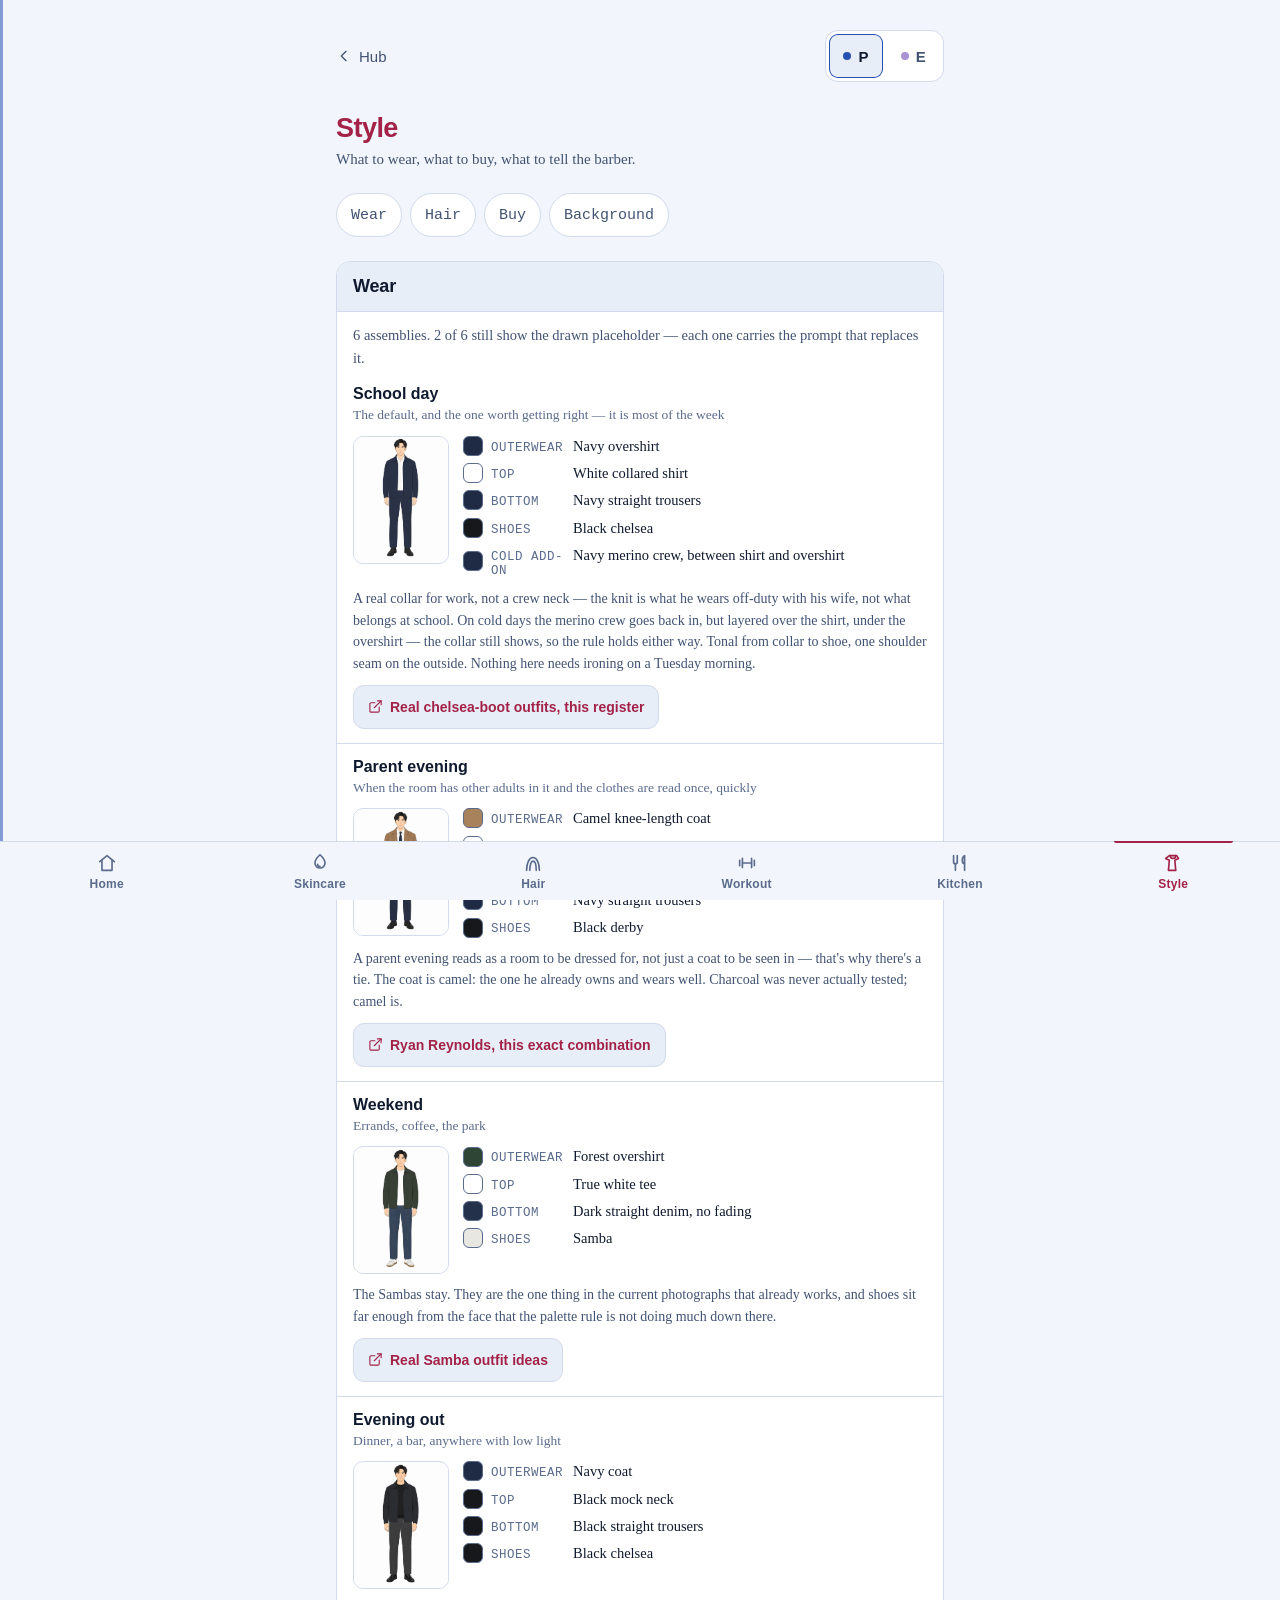
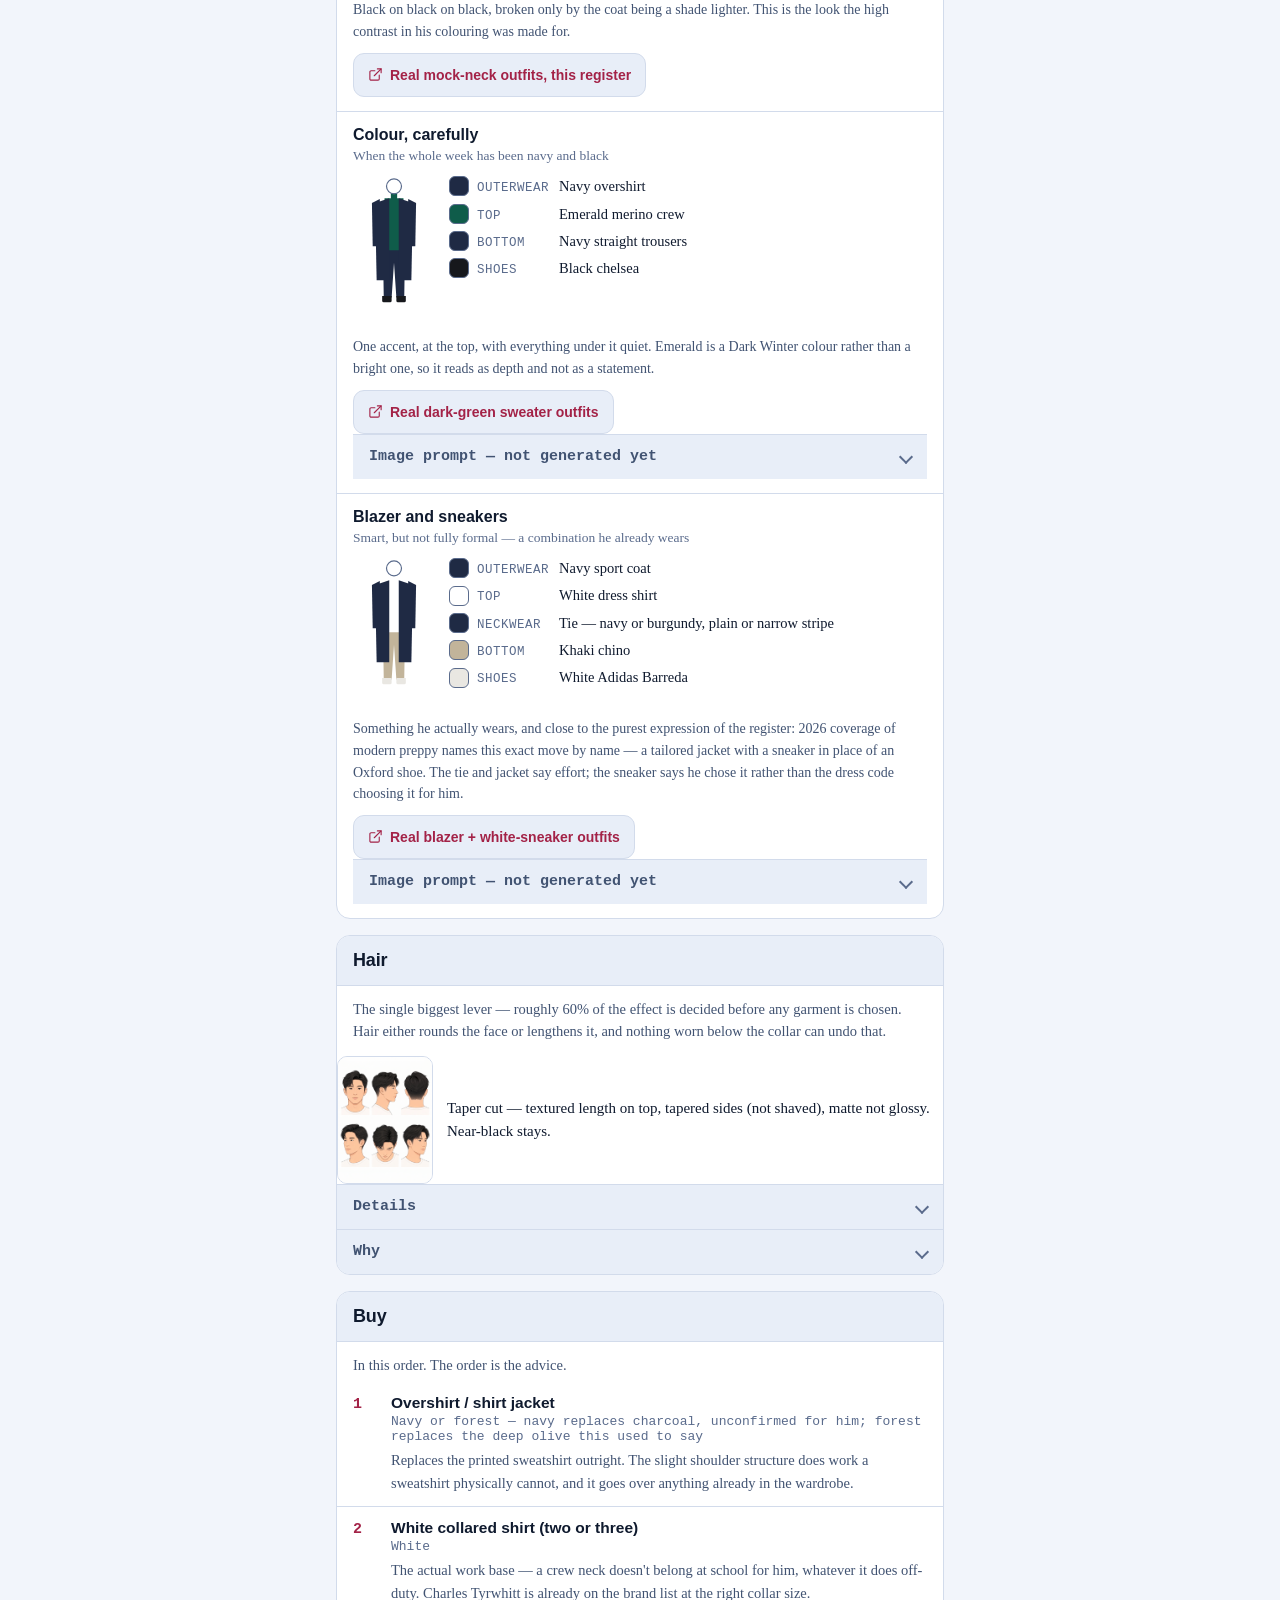
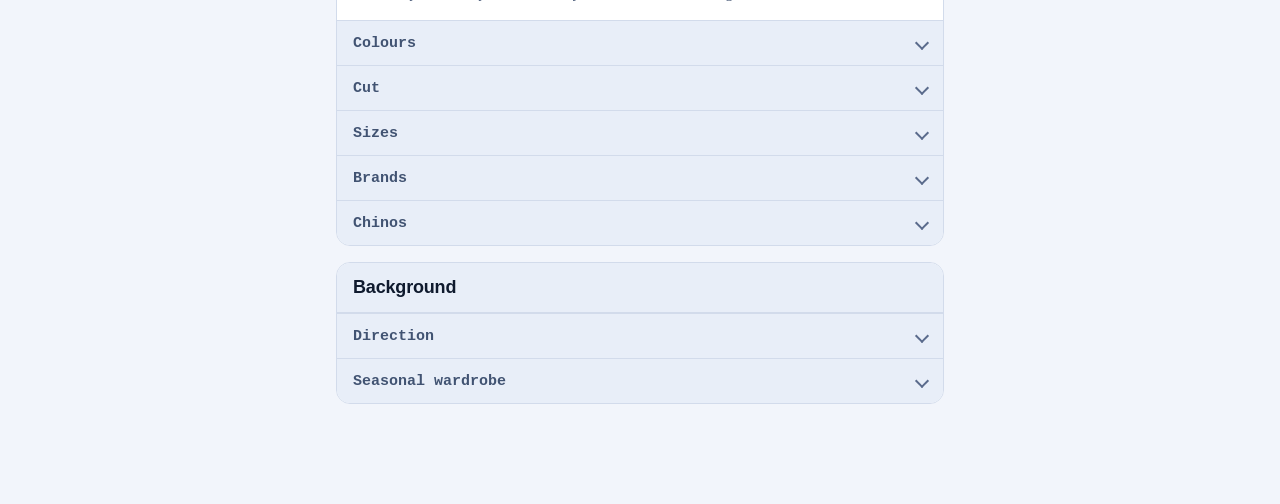
<file: style/index.html>
<!DOCTYPE html>
<html lang="en">
<head>
<meta charset="utf-8">
<meta name="viewport" content="width=device-width, initial-scale=1, viewport-fit=cover">
<title>Style · Pairwell</title>
<meta name="theme-color" content="#0B1220">
<link rel="stylesheet" href="../app.css?v=52081535">
<style>
  /* Palette lives in ../app.css — only the accent choice is page-local. */
  :root{ --accent:var(--style); }

  body{
    background:var(--bg);
    color:var(--text);
    font-family:var(--f-ui);
    -webkit-font-smoothing:antialiased;
    min-height:100dvh;
    padding:
      calc(env(safe-area-inset-top) + 22px)
      calc(env(safe-area-inset-right) + 16px)
      calc(var(--bar) + 26px)
      calc(env(safe-area-inset-left) + 16px);
    max-width:640px;
    margin:0 auto;
  }

  h1{font-size:27px;font-weight:700;letter-spacing:-.02em;margin:0 0 4px;color:var(--accent)}
  .sub{font-family:var(--f-read);font-size:15px;color:var(--muted);margin:0 0 20px;line-height:1.55}

  .empty{padding:22px 18px;font-family:var(--f-read);font-size:15px;
    color:var(--muted);line-height:1.6;border:1px solid var(--line);
    border-radius:14px;background:var(--surface)}
  .empty strong{color:var(--text)}

  /* Jump bar. Ten cards is roughly seven screens, and the two things looked up
     most often in a shop — Size and Brands — sit at the bottom because the
     reading order is by importance, not by how often you need it. Rather than
     fight that, this gives every card a one-tap address. It scrolls
     horizontally and is built from the cards actually rendered, so it cannot
     drift out of step with them. */
  .jump{
    display:flex;gap:8px;overflow-x:auto;overscroll-behavior-x:contain;
    margin:0 -16px 18px;padding:2px 16px 6px;
    scrollbar-width:none;-webkit-overflow-scrolling:touch;
  }
  .jump::-webkit-scrollbar{display:none}
  .jump a{
    flex:none;display:inline-flex;align-items:center;min-height:var(--tap);
    padding:0 14px;border-radius:22px;text-decoration:none;
    background:var(--surface);border:1px solid var(--line);
    font-family:var(--f-data);font-size:15px;color:var(--muted);
  }
  .jump a:active{background:var(--surface-2);color:var(--text)}
  .jump a:focus-visible{outline:2px solid var(--accent);outline-offset:2px}

  /* The top bar is sticky, so an anchor that lands flush at the viewport top
     lands underneath it. Its height is min-height var(--tap) plus 8px of
     padding either side. */
  .ref-card{
    margin-bottom:16px;border:1px solid var(--line);border-radius:14px;
    overflow:hidden;background:var(--surface);
    scroll-margin-top:calc(var(--tap) + 26px);
  }
  .ref-head{padding:14px 16px;border-bottom:1px solid var(--line);background:var(--surface-2)}
  /* A real h2, not a styled div: this page is ten sections of reference text
     and without headings it has no outline to navigate by at all. */
  .ref-title{font-size:18px;font-weight:700;margin:0;letter-spacing:-.01em}
  .ref-intro{font-family:var(--f-read);font-size:14.5px;color:var(--muted);margin-top:4px;line-height:1.55}
  /* Sub-content inside a section keeps its intro line but loses its heading,
     so the intro has to carry its own padding — it is no longer sitting
     inside .ref-head. */
  .ref-intro.bare{margin:0;padding:12px 16px 2px}
  details.fold .ref-intro.bare{padding-top:10px}
  .ref-body{padding:4px 16px}
  /* Stacked first. Several values here are full paragraphs, and a fixed label
     column on a 375px screen leaves them about 215px wide — a text ribbon.
     The side-by-side form is an enhancement for wider screens only. */
  .ref-item{padding:10px 0;border-bottom:1px solid var(--line)}
  .ref-item:last-child{border-bottom:none}
  .ref-item-k{font-family:var(--f-data);font-size:13px;font-weight:700;color:var(--accent)}
  .ref-item-v{font-family:var(--f-read);font-size:15px;color:var(--muted);line-height:1.55;margin-top:3px}
  .ref-item-v strong{color:var(--text)}

  /* Short values — measurements — keep the label column at every width,
     because "38 cm" on its own line is wasted space, not clarity. */
  .ref-item.compact{display:grid;grid-template-columns:104px 1fr;gap:10px;align-items:baseline}
  .ref-item.compact .ref-item-v{margin-top:0}

  @media (min-width:480px){
    .ref-item{display:grid;grid-template-columns:120px 1fr;gap:12px;align-items:baseline}
    .ref-item .ref-item-v{margin-top:0}
  }

  .tagrow{display:flex;flex-wrap:wrap;gap:7px;padding:12px 16px 14px}
  .tag{
    font-family:var(--f-data);font-size:13px;padding:5px 10px;border-radius:20px;
    background:var(--surface-2);border:1px solid var(--line);color:var(--text);
  }

  .note{padding:11px 16px 14px;font-family:var(--f-read);font-size:14.5px;
    color:var(--muted);line-height:1.55;border-top:1px solid var(--line)}
  .note strong{color:var(--text)}

  /* Colour swatches. The name always sits BESIDE the chip, never on it —
     these are arbitrary wardrobe colours, so no contrast ratio against them
     can be guaranteed and text on top would be a coin flip. */
  .sw{display:flex;flex-wrap:wrap;gap:10px 14px;padding:13px 16px 15px}
  .sw-item{display:flex;align-items:center;gap:8px;min-height:24px}
  /* Outlined with --muted2, not --line: half this palette is deep navy and
     charcoal, which vanish against the dark card if the ring is as faint as
     a divider. --muted2 is a mid-tone that holds in both themes. */
  .sw-dot{width:20px;height:20px;border-radius:6px;border:1px solid var(--muted2);flex:none}
  .sw-name{font-family:var(--f-data);font-size:13px;color:var(--text);white-space:nowrap}
  .sw-why{font-family:var(--f-read);font-size:13px;color:var(--muted2);line-height:1.4}
  /* When each swatch carries a reason, one per row — inline flow turned the
     two-word names into two-line names. */
  .sw.reasons{gap:11px}
  .sw.reasons .sw-item{width:100%;align-items:baseline}
  .sw.reasons .sw-dot{align-self:center}
  .sw-label{
    font-family:var(--f-data);font-size:12.5px;font-weight:700;letter-spacing:.09em;
    text-transform:uppercase;color:var(--muted2);padding:12px 16px 0;
  }
  /* .sw-sub lived here for the two branches of the unresolved undertone
     question. The question is answered, there are no branches, and a rule
     nothing uses is worse than no rule. */

  /* Looks — the drawn outfits. */
  .look{padding:14px 16px;border-bottom:1px solid var(--line)}
  .look:last-of-type{border-bottom:none}
  .lk-when{font-size:16px;font-weight:700}
  .lk-sub{font-family:var(--f-read);font-size:13.5px;color:var(--muted2);margin-top:2px;line-height:1.45}
  .lk-body{display:flex;gap:14px;align-items:flex-start;margin-top:11px}
  /* The drawing is fixed-width so five of them line up down the page; a
     figure that resized per card would read as five different people. */
  .fig{width:82px;height:150px;flex:none}
  /* Head-and-shoulders crop for the hair card, matching .lk-plate's own
     96px/3:4 so the placeholder and the real photo swap without a jump. */
  .fig-head{width:96px;height:128px}
  .hair-cap{flex:1;min-width:0;font-family:var(--f-read);font-size:15px;
    color:var(--text);line-height:1.5;align-self:center}
  .lk-rows{flex:1;min-width:0;display:flex;flex-direction:column;gap:7px}
  .lk-row{display:grid;grid-template-columns:20px 74px 1fr;gap:8px;align-items:baseline}
  .lk-row .sw-dot{align-self:center}
  .lk-part{font-family:var(--f-data);font-size:12.5px;color:var(--muted2);
    text-transform:uppercase;letter-spacing:.04em}
  .lk-item{font-family:var(--f-read);font-size:14.5px;color:var(--text);line-height:1.4}
  .lk-note{font-family:var(--f-read);font-size:14px;color:var(--muted);
    margin-top:10px;line-height:1.55}
  /* A plain link out to a real photo of the combination, not an embed —
     same reasoning as the workout page's demo links: no runtime fetch, and
     copyright stays with whoever took the photo. */
  .lk-ref{
    display:inline-flex;align-items:center;gap:7px;margin-top:10px;
    min-height:var(--tap);padding:0 14px;border-radius:11px;
    border:1px solid var(--line);background:var(--surface-2);
    color:var(--accent);text-decoration:none;
    font-family:var(--f-ui);font-size:14px;font-weight:600;
  }
  .lk-ref svg{width:15px;height:15px;fill:none;stroke:currentColor;stroke-width:1.8;
    stroke-linecap:round;stroke-linejoin:round}
  .lk-ref:active{background:var(--accent);color:var(--bg)}
  .lk-ref:focus-visible{outline:2px solid var(--accent);outline-offset:2px}
  /* The generated illustration sits on its own white plate. The house style
     asks for a white background, and a white rectangle floating on a dark
     card reads as a bug — a plate with a border and a radius reads as a
     lookbook page, and works unchanged in both themes. */
  .lk-plate{width:96px;aspect-ratio:3/4;flex:none;background:#fff;
    border:1px solid var(--line);border-radius:10px;overflow:hidden;line-height:0}
  .lk-img{width:100%;height:100%;display:block;object-fit:contain}
  /* Prompt, shown only while an illustration is missing. */
  .pr{padding:0 16px 14px}
  .pr-t{margin:0 0 10px;font-family:var(--f-read);font-size:13.5px;
    color:var(--muted);line-height:1.5}
  .pr-c{
    min-height:var(--tap);padding:0 16px;border-radius:22px;cursor:pointer;
    background:var(--accent);color:var(--bg);border:none;
    font-family:var(--f-data);font-size:15px;font-weight:700;
  }
  .pr-c:focus-visible{outline:2px solid var(--accent);outline-offset:2px}
  .pr-h{margin:10px 0 0;font-family:var(--f-read);font-size:13px;
    color:var(--muted2);line-height:1.5}
  .pr-h b{color:var(--text);font-family:var(--f-data)}
  /* Below ~360px the three-column row runs out of room for the garment name. */
  @media (max-width:359px){
    .lk-row{grid-template-columns:20px 1fr}
    .lk-part{grid-column:2}
    .lk-item{grid-column:2}
  }

  /* Silhouette rules — the rule reads as a heading, the reason underneath it. */
  .rule{padding:12px 16px;border-bottom:1px solid var(--line)}
  .rule:last-child{border-bottom:none}
  .rule-r{font-size:15px;font-weight:700;line-height:1.35}
  .rule-w{font-family:var(--f-read);font-size:14.5px;color:var(--muted);
    margin-top:4px;line-height:1.55}

  /* Buy next — ordered, because the order is the advice. */
  .buy{list-style:none;margin:0;padding:4px 0}
  .buy li{display:grid;grid-template-columns:26px 1fr;gap:12px;
    padding:12px 16px;align-items:baseline;border-bottom:1px solid var(--line)}
  .buy li:last-child{border-bottom:none}
  .buy .n{font-family:var(--f-data);font-size:15px;font-weight:700;color:var(--accent);
    font-variant-numeric:tabular-nums}
  .buy .t{font-size:15.5px;font-weight:700}
  .buy .c{font-family:var(--f-data);font-size:13px;color:var(--muted2);margin-top:2px}
  .buy .p{font-family:var(--f-read);font-size:14.5px;color:var(--muted);
    margin-top:5px;line-height:1.55}

  /* Reference figures */
  .refperson{padding:11px 16px;border-bottom:1px solid var(--line)}
  .refperson:last-child{border-bottom:none}
  .refperson .rp-n{font-size:15px;font-weight:700}
  .refperson .rp-w{font-family:var(--f-read);font-size:14.5px;color:var(--muted);
    margin-top:3px;line-height:1.55}

  /* A revision note — something that was deliberately changed, with the reason.
     Same shape as .note but marked, so it does not read as original source. */
  .rev{padding:12px 16px;border-top:1px solid var(--line);background:var(--surface-2)}
  .rev-t{font-family:var(--f-data);font-size:12.5px;font-weight:700;letter-spacing:.08em;
    text-transform:uppercase;color:var(--accent)}
  .rev p{margin:5px 0 0;font-family:var(--f-read);font-size:14.5px;
    color:var(--muted);line-height:1.55}
  .rev p strong{color:var(--text)}

  /* Progressive disclosure, same shape the skincare page already uses. What
     goes in here is the read-once justification — why a recommendation was
     changed, how well supported it is. Real reference content never folds:
     hiding a colour or a measurement behind a tap would defeat the page. */
  details.fold{border-top:1px solid var(--line);background:var(--surface-2)}
  details.fold summary{
    min-height:var(--tap);display:flex;align-items:center;gap:9px;
    padding:11px 16px;cursor:pointer;list-style:none;
    font-family:var(--f-data);font-size:15px;font-weight:600;color:var(--muted);
  }
  details.fold summary::-webkit-details-marker{display:none}
  details.fold summary::after{
    content:"";margin-left:auto;width:8px;height:8px;flex:none;
    border-right:2px solid var(--muted2);border-bottom:2px solid var(--muted2);
    transform:rotate(45deg);transition:transform .18s ease;
  }
  details.fold[open] summary{color:var(--text)}
  details.fold[open] summary::after{transform:rotate(-135deg)}
  details.fold summary:focus-visible{outline:2px solid var(--accent);outline-offset:-2px}
  details.fold .rev{border-top:none;padding-top:0}
  details.fold .note{border-top:none}

  /* An intro paragraph belonging to a .sw-label section. Was an inline style
     repeated at three call sites. */
  .sect-note{font-family:var(--f-read);font-size:14.5px;color:var(--muted);
    line-height:1.55;padding:2px 16px 4px}

  /* Seasons — one sub-card per calendar season, inside the wardrobe card. */
  .season{padding:13px 16px;border-bottom:1px solid var(--line)}
  .season:last-child{border-bottom:none}
  /* Style is the only module with no notion of "today", which is why it is
     absent from the Today screen. The wardrobe is the one place a date does
     mean something, so the current season is marked — cheap, and it turns
     four blocks of text into one answer plus three for reference. */
  .season.now{background:var(--surface-2)}
  .season-h{font-size:15.5px;font-weight:700;display:flex;align-items:baseline;gap:8px;flex-wrap:wrap}
  .season-h .now-pill{
    /* 13px, the secondary floor. The .pi-status pill nearby is 12px and
       predates the rule; new markup holds it. */
    font-family:var(--f-data);font-size:13px;font-weight:700;letter-spacing:.06em;
    text-transform:uppercase;padding:2px 8px;border-radius:20px;
    background:var(--accent);color:var(--bg);
  }
  .season-h .heading{font-family:var(--f-read);font-style:italic;font-weight:400;font-size:13.5px;color:var(--muted2)}
  .season dl{margin:8px 0 0;display:grid;grid-template-columns:auto 1fr;gap:4px 10px}
  .season dt{font-family:var(--f-data);font-size:12.5px;text-transform:uppercase;letter-spacing:.04em;color:var(--muted2);white-space:nowrap}
  .season dd{margin:0;font-family:var(--f-read);font-size:14.5px;color:var(--text);line-height:1.5}

  /* Brands */
  .brandrow{display:flex;justify-content:space-between;gap:12px;padding:10px 16px;border-bottom:1px solid var(--line)}
  .brandrow:last-child{border-bottom:none}
  .brandrow .bn{font-weight:600;font-size:15px}
  .brandrow .bc{font-family:var(--f-data);font-size:13px;color:var(--muted2);text-align:right}

  /* Chino plan */
  .plan-item{padding:12px 16px;border-bottom:1px solid var(--line)}
  .plan-item:last-child{border-bottom:none}
  .plan-item .pi-head{display:flex;justify-content:space-between;align-items:baseline;gap:10px}
  .plan-item .pi-name{font-weight:700;font-size:15px}
  .plan-item .pi-status{font-family:var(--f-data);font-size:12px;font-weight:600;
    text-transform:uppercase;letter-spacing:.04em;padding:2px 8px;border-radius:20px;
    background:var(--surface-2);color:var(--accent);white-space:nowrap}
  .plan-item .pi-detail{font-family:var(--f-read);font-size:14px;color:var(--muted);margin-top:4px;line-height:1.5}
  .plan-item .pi-detail b{color:var(--text);font-weight:600}
  /* The second-hand search string — real but the least-often-needed line,
     only relevant once he is actually on Vinted. Smaller and dimmer keeps it
     present without competing with brand/colour/price for the eye. */
  .plan-item .pi-detail.pi-muted{font-size:13px;color:var(--muted2);font-style:italic}

  /* Deliberately no scroll-behavior:smooth. This page is around fifteen
     screens tall, so animating a jump from the index to Size is a couple of
     seconds of blur on the way to somewhere you already chose. A jump link
     should jump; the browser's Back button restores the previous position. */
  @media (prefers-reduced-motion:reduce){ * { transition:none !important } }
</style>
</head>
<body>

<div class="pw-bar">
  <a class="pw-back" href="../"><svg viewBox="0 0 24 24"><path d="m15 5-7 7 7 7"/></svg> Hub</a>
  <div id="switcher"></div>
</div>

<h1>Style</h1>
<p class="sub">What to wear, what to buy, what to tell the barber.</p>

<main id="stage"></main>

<script src="../app.js?v=3f8263a7"></script>
<script>
const S = {"philipp": {"direction": {"register": "Modern preppy, elevated — mature, not collegiate", "thesis": "The wardrobe he was already buying toward (Ralph Lauren, Suitsupply, Charles Tyrwhitt) stops being an exception and becomes the actual plan: tailored coats and knitwear over a collared shirt, chinos with a clean line, camel and khaki back in alongside the cool core. Preppy's usual signals — bright polos, popped collars, varsity branding — are exactly the collegiate register this avoids; the 2026 version of this look is described everywhere as sophisticated and mature rather than campus, and that is the half being kept.", "builtFrom": "Three facts about him, not a look: colouring that is Dark Winter and high-contrast, a 25 cm waist-to-hip drop, and a face that reads a decade younger than the passport. Those decide the trouser cut and how far the styling may mature regardless of register; the palette itself is cool by test, with camel and khaki confirmed back in on his own report on 2026-09-06.", "ageRead": "Reads early-to-mid 30s in photographs, not 43: full hairline, even skin tone, no deep static lines. The clothes are currently the oldest thing in the picture. That widens the range rather than narrowing it — the limiter is context (school, parent evenings, Germany), not the birth year, and over-mature styling would hand back years the face has not lost.", "notThis": [{"register": "Costume", "why": "Sheer fabric, embellishment, stage pieces — the idol register."}, {"register": "Collegiate preppy", "why": "Bright polos, popped collars, varsity, baseball caps — the campus version this register avoids."}], "referencesNote": "Byeon Woo Seok is sourced for the garment specifics; Beckham and Reynolds for silhouette and attitude only. Colour is already settled from his own skin and the metal test, not from a reference photo.", "references": [{"name": "Byeon Woo Seok", "why": "Actor, not idol; Prada ambassador; documented in cable-knit-over-collared-shirt layering — the core preppy combination, executed adult rather than campus. Age and build read close to his own."}, {"name": "David Beckham", "why": "Named directly in 2026 coverage of the trend: 'blending traditional tailoring with casual, sporty elements'. Mature, not collegiate, and the sportswear-into-tailoring move matches a man who trains regularly."}, {"name": "Ryan Reynolds", "why": "Named in the same coverage: 'clean, polished ensembles with a touch of whimsy'. The whimsy is the one thing to leave behind — the register wanted here is quieter than his press-tour persona — but the clean, tailored-casual base is exactly it."}], "readOfCurrentPhotos": "Four photographs, four sets of functional clothing: sport tee, polo, sport tee, printed sweatshirt. Not a taste problem — a control problem. Nothing in the set is a chosen silhouette. What already works: the gum-sole Sambas, and navy, which appears in three of four and flatters in all three. What works against him: the printed sweatshirt (busy, boxy, adds volume exactly where the training is removing it) and visible athletic branding outside the gym."}, "hair": {"priority": "The single biggest lever — roughly 60% of the effect is decided before any garment is chosen. Hair either rounds the face or lengthens it, and nothing worn below the collar can undo that.", "caption": "Taper cut — textured length on top, tapered sides (not shaved), matte not glossy. Near-black stays.", "imageStyle": {"prefix": "Close-up portrait illustration in a graphic novel style — flat matte ink like a European or American adult graphic novel, not anime or webtoon. Bold clean black ink outlines of even weight, no cross-hatching, no soft cel-shading, no gradients, no glossy highlights on the hair or skin. Head and shoulders only, three-quarter angle. Plain white background, no scenery, no props. No text, no labels, no captions, no logos.", "figure": "Early-30s East Asian man, light-to-medium skin tone — not pale, not fair-skinned. Mature and quiet, calm expression, no smile. Near-black hair in a taper cut: textured length and natural volume on top, falling softly to one side with lift at the crown, sides tapered short and blended into the top — never shaved or clipped to skin — matte and textured throughout, never glossy or wet-look. Wearing a plain navy crew-neck knit, no visible branding.", "suffix": "Portrait orientation, roughly 3:4, head and shoulders filling most of the frame with a small margin."}, "current": "Already close to the target most days, per his own photos — taper sides, natural volume on top, a soft side part or a looser textured sweep depending on the day. The gap only shows right after a cut that goes too short and too flat: no taper, no crown lift, which rounds the face and takes height away until it grows back out.", "cut": "Taper, not two-block/undercut. A two-block's sharp contrast between shaved sides and long top needs a trim every 2–3 weeks to hold its line — Asian hair regrows fast enough that skin-short sides read 'grown out' within two weeks. A taper has no hard line to lose, so it holds its shape 6–8 weeks between cuts and is closer to what he already wears day to day. Ask the barber for: taper on the sides, not a skin-short or clipper-guard-zero undercut, with 4–6 cm of textured length on top.", "barberDE": "Auf Deutsch beim Friseur: \"Bitte einen Taper Fade an den Seiten, keinen Undercut und keinen Skin Fade — die Seiten sollen weich in die Länge übergehen, nicht hart abgesetzt sein. Oben 4 bis 6 Zentimeter Länge stehen lassen und texturiert rausschneiden, nicht glatt. Leichter Seitenschwung mit Schwung am Oberkopf, kein Mittelscheitel.\"", "shape": "Side sweep with lift at the crown — the classic preppy part, and it does more for his face shape than the alternative. Not a middle part: that reads closer to K-drama/idol styling than to this register, and without a real perm it tends to sit flat over a normal hairline rather than lengthening it the way a side sweep does.", "color": "Leave it. Near-black is a Dark Winter's own colour and the high contrast against the skin is the asset. If it is ever touched, a cool dark brown — ash or espresso, never caramel or warm brown.", "product": "Matte clay, not gel — a pea-sized amount worked through towel-dried hair with fingers, lifting from underneath at the crown. Under a minute; the taper does the work, the product just holds it rather than restyling it daily.", "why": "Vertical lift lengthens the face and gives the jaw its line back; a taper keeps that lift without a two-block's upkeep cost, which is more than wanted for a routine redone every morning and a cut redone every few weeks. The cut is unaffected by colouring — it comes from face shape and upkeep, not undertone."}, "palette": {"type": "Dark Winter — deep, high-contrast, cool", "established": "Near-black hair, dark brown eyes, light-to-medium skin, high hair-to-skin contrast. Deep colours hold across every lighting seen so far — black and navy both sit at the face without draining it.", "resolved": "Cool for metal: silver at the face reads clean, gold pulls yellow into the skin. Dark Winter depth and contrast stand regardless. Fabric is less absolute than metal — see `warmNeutrals` below for the two colours his own mirror has already settled.", "rule": "Deep tones throughout, and let the contrast stand. Black is a real neutral here, mid tones are not. Navy and true white are the cool default; camel and khaki are allowed too, on his own report — see `warmNeutrals`. Charcoal stays unconfirmed — see `unconfirmed`.", "metal": "Silver, steel, white gold, gunmetal — not gold. Watch, belt buckle, glasses frames, any ring. Metal only; doesn't extend to camel or khaki fabric.", "core": [{"name": "Black", "hex": "#16181C"}, {"name": "Navy", "hex": "#1F2A44"}, {"name": "True white", "hex": "#FFFFFF"}, {"name": "Forest", "hex": "#2E4535"}, {"name": "Burgundy", "hex": "#6B2233"}], "accent": {"note": "Where colour is allowed in an otherwise dark wardrobe.", "colors": [{"name": "Emerald", "hex": "#0F5C4A"}, {"name": "Sapphire", "hex": "#1B3F7A"}, {"name": "Deep berry", "hex": "#7A1140"}, {"name": "Icy blue", "hex": "#BFD4E8"}]}, "warmNeutrals": {"note": "Confirmed on his own word, 2026-09-06 — not a metal-test result.", "colors": [{"name": "Camel", "hex": "#A8825A", "why": "His own coat."}, {"name": "Khaki", "hex": "#C2B49A", "why": "Confirmed same day."}]}, "unconfirmed": {"note": "Cool-toned, so never ruled out on undertone grounds — just never actually worn enough to say it works. Navy took over as the default cool neutral instead of waiting on it.", "colors": [{"name": "Charcoal", "hex": "#3A3F47", "why": "One charcoal suit, and he's not sure it suits him. Same unconfirmed status khaki had before — it may well come back in, on the same terms: his own report, not a swatch test."}]}, "ruledOut": {"note": "Untested for fabric, not wrong on anyone — just wrong next to cool skin.", "colors": [{"name": "Cream", "hex": "#EFE7D8", "why": "True white does this cool."}, {"name": "Stone", "hex": "#C7BFAE", "why": "Untested, unlike khaki."}, {"name": "Chocolate", "hex": "#4A3728", "why": "Warm brown at the face."}, {"name": "Rust", "hex": "#9C4A2A", "why": "Autumn's signature."}, {"name": "Deep olive", "hex": "#4A503A", "why": "Forest does this cool."}]}, "avoid": [{"name": "Fuchsia", "hex": "#E4409B", "why": "Too light and too bright against this depth — this was never an undertone question"}, {"name": "Apple green", "hex": "#8DC63F", "why": "Same reason: brightness. Cool it further and it is still wrong."}, {"name": "Lemon yellow", "hex": "#F2E85C", "why": "Light and bright — disappears next to near-black hair"}, {"name": "Ice pink", "hex": "#F5D3DE", "why": "Pale and washed — the opposite of a Dark palette"}, {"name": "Mid grey", "hex": "#9AA0A8", "why": "Not wrong, just inert — mid tones flatten a high-contrast face. Go darker."}]}, "looks": {"imageStyle": {"adaptedFrom": "Originally the Teaching Hub house style verbatim — 'black and white graphic novel illustration, bold clean ink lines, no grey gradients'. Moved further on 2026-09-06: 'graphic novel' as a phrase kept pulling image generators toward glossy webtoon/manhwa romance-comic rendering regardless of the negative instructions stacked against it — confirmed when a generated School day image came back with soft gradient shading and an invented chest pocket despite both being explicitly excluded. The prompt now anchors on 'fashion technical flat / croquis', a real, well-represented illustration genre that is inherently flat and unornamented, rather than fighting a genre (graphic novel) whose dominant training association is the opposite of what this page needs.", "deviation": "Colour is still the one deliberate addition on top of the reference genre: a fashion croquis is normally colourless, but on a wardrobe page the colour IS the content — an emerald knit under a navy overshirt is the whole point — so garments are filled flat in the palette hexes instead.", "prefix": "A fashion technical flat sketch — a designer's croquis, the plain reference drawing used in clothing design to show a garment on a figure with no artistic rendering. Flat matte black ink outlines of even weight on plain solid colour fills, exactly like a Uniqlo or Muji style guide diagram, not a character illustration, not a graphic novel panel, not anime or webtoon art. No cross-hatching, no soft cel-shading, no grey gradients, no glossy highlights anywhere, on hair or skin or fabric. No fabric texture, no wrinkles, no rendering of any kind — every garment is a single flat shape. Every garment is plain and unornamented: no pockets, no flaps, no stitching detail, no seams drawn in, no visible branding. Plain white background, no scenery, no props, no shadow on the ground. No text, no labels, no captions, no logos.", "figure": "The same man in all five images so they read as one series: early-30s East Asian man, slim athletic build, light-to-medium skin tone — not pale, not fair-skinned. Mature and quiet rather than boyish or doe-eyed, calm neutral expression with no smile. Near-black hair with length and volume on top and tapered sides, matte and textured with natural separation — not glossy, not a slicked or glassy side part. Standing straight and facing the viewer, arms relaxed at his sides, full body visible from head to shoes, in realistic body proportions — not the elongated 9-head fashion-croquis convention of extra-long legs; keep the leg length true to life relative to the torso. Trousers fall in one continuous straight line with no crease and no break at the shoe.", "suffix": "Portrait orientation, roughly 3:4. The whole figure must fit inside the frame with clear margin above the head and below the shoes.", "howToUse": "Concatenate prefix + figure + the look's own `imagePrompt` + suffix, generate, and drop the file into hub/style/img/ named after the occasion slug — school-day.png, parent-evening.png, weekend.png, evening-out.png, colour-carefully.png. The build picks it up on the next run and replaces the drawn placeholder; .png, .jpg and .webp are all accepted.", "background": "A transparent background is better than white if the generator can do it, because the page has a dark theme as well as a light one. If it cannot, white is fine — the build puts the image on its own white plate so it looks deliberate in both themes rather than like a bug."}, "items": [{"occasion": "School day", "when": "The default, and the one worth getting right — it is most of the week", "note": "A real collar for work, not a crew neck — the knit is what he wears off-duty with his wife, not what belongs at school. On cold days the merino crew goes back in, but layered over the shirt, under the overshirt — the collar still shows, so the rule holds either way. Tonal from collar to shoe, one shoulder seam on the outside. Nothing here needs ironing on a Tuesday morning.", "reference": {"label": "Real chelsea-boot outfits, this register", "url": "https://lookastic.com/men/black-chelsea-boots/looks"}, "imagePrompt": "He wears a plain open navy overshirt (#1F2A44) with a defined shoulder seam and no chest pocket, over a white cotton shirt (#FFFFFF) with a plain point collar visible at the neck, buttoned without a tie. Straight-leg navy trousers (#1F2A44) that fall clear of the hip in one continuous line with no crease and no break at the ankle, and black leather chelsea boots (#16181C). The overshirt hangs open and straight, forming one unbroken vertical line down each side.", "layers": [{"part": "Outerwear", "item": "Navy overshirt", "hex": "#1F2A44"}, {"part": "Top", "item": "White collared shirt", "hex": "#FFFFFF"}, {"part": "Bottom", "item": "Navy straight trousers", "hex": "#1F2A44"}, {"part": "Shoes", "item": "Black chelsea", "hex": "#16181C"}, {"part": "Cold add-on", "item": "Navy merino crew, between shirt and overshirt", "hex": "#1F2A44"}]}, {"occasion": "Parent evening", "when": "When the room has other adults in it and the clothes are read once, quickly", "note": "A parent evening reads as a room to be dressed for, not just a coat to be seen in — that's why there's a tie. The coat is camel: the one he already owns and wears well. Charcoal was never actually tested; camel is.", "reference": {"label": "Ryan Reynolds, this exact combination", "url": "https://lookastic.com/men/looks/navy-overcoat-white-dress-shirt-black-dress-pants/18343"}, "imagePrompt": "He wears an open single-breasted camel wool coat (#A8825A) that reaches just below the knee, over a plain pure white shirt (#FFFFFF) with a spread collar — a plain collar, not a button-down oxford collar — and a tie in a palette colour (navy or burgundy, plain or a narrow stripe, no bright pattern), straight-leg navy blue trousers (#1F2A44), and black leather derby shoes (#16181C). The coat is single-breasted with a narrow lapel and hangs open in one long straight vertical line.", "layers": [{"part": "Outerwear", "item": "Camel knee-length coat", "hex": "#A8825A"}, {"part": "Top", "item": "True white shirt", "hex": "#FFFFFF"}, {"part": "Neckwear", "item": "Tie — navy or burgundy, plain or narrow stripe", "hex": "#1F2A44"}, {"part": "Bottom", "item": "Navy straight trousers", "hex": "#1F2A44"}, {"part": "Shoes", "item": "Black derby", "hex": "#16181C"}]}, {"occasion": "Weekend", "when": "Errands, coffee, the park", "note": "The Sambas stay. They are the one thing in the current photographs that already works, and shoes sit far enough from the face that the palette rule is not doing much down there.", "reference": {"label": "Real Samba outfit ideas", "url": "https://meninspire.com/samba-outfit-men/"}, "imagePrompt": "He wears an open dark forest green overshirt (#2E4535) over a plain pure white t-shirt (#FFFFFF), straight-leg dark indigo denim jeans (#23314A) in a deep even wash with no fading and no distressing, and low-profile white leather sneakers with a gum sole (#E9E7E2) and three plain stripes. Relaxed but not loose; the jeans are straight through the leg, never skinny and never baggy.", "layers": [{"part": "Outerwear", "item": "Forest overshirt", "hex": "#2E4535"}, {"part": "Top", "item": "True white tee", "hex": "#FFFFFF"}, {"part": "Bottom", "item": "Dark straight denim, no fading", "hex": "#23314A"}, {"part": "Shoes", "item": "Samba", "hex": "#E9E7E2"}]}, {"occasion": "Evening out", "when": "Dinner, a bar, anywhere with low light", "note": "Black on black on black, broken only by the coat being a shade lighter. This is the look the high contrast in his colouring was made for.", "reference": {"label": "Real mock-neck outfits, this register", "url": "https://lookastic.com/men/black-mock-neck-sweater/looks"}, "imagePrompt": "He wears an open single-breasted navy wool coat (#1F2A44) reaching just below the knee, over a black fine-gauge mock neck knit (#16181C) with a visibly ribbed stand collar and ribbed cuffs, straight-leg black trousers (#16181C), and black leather chelsea boots (#16181C). Almost entirely black from the neck down, with the coat one clear shade lighter so the silhouette still separates from the layers beneath it.", "layers": [{"part": "Outerwear", "item": "Navy coat", "hex": "#1F2A44"}, {"part": "Top", "item": "Black mock neck", "hex": "#16181C"}, {"part": "Bottom", "item": "Black straight trousers", "hex": "#16181C"}, {"part": "Shoes", "item": "Black chelsea", "hex": "#16181C"}]}, {"occasion": "Colour, carefully", "when": "When the whole week has been navy and black", "note": "One accent, at the top, with everything under it quiet. Emerald is a Dark Winter colour rather than a bright one, so it reads as depth and not as a statement.", "reference": {"label": "Real dark-green sweater outfits", "url": "https://lookastic.com/men/dark-green-sweater/looks"}, "imagePrompt": "He wears an open navy blue overshirt (#1F2A44) over a deep emerald green fine-gauge merino crew neck knit (#0F5C4A) with a visibly ribbed neckline and ribbed cuffs, straight-leg navy trousers (#1F2A44), and black leather chelsea boots (#16181C). The emerald is deep and saturated rather than bright or minty, and it is the only colour in the image that draws the eye.", "layers": [{"part": "Outerwear", "item": "Navy overshirt", "hex": "#1F2A44"}, {"part": "Top", "item": "Emerald merino crew", "hex": "#0F5C4A"}, {"part": "Bottom", "item": "Navy straight trousers", "hex": "#1F2A44"}, {"part": "Shoes", "item": "Black chelsea", "hex": "#16181C"}]}, {"occasion": "Blazer and sneakers", "when": "Smart, but not fully formal — a combination he already wears", "note": "Something he actually wears, and close to the purest expression of the register: 2026 coverage of modern preppy names this exact move by name — a tailored jacket with a sneaker in place of an Oxford shoe. The tie and jacket say effort; the sneaker says he chose it rather than the dress code choosing it for him.", "reference": {"label": "Real blazer + white-sneaker outfits", "url": "https://lookastic.com/men/white-sneakers/how-to-wear-with/khaki-chinos"}, "imagePrompt": "He wears a navy sport coat (#1F2A44) with a defined shoulder, open, over a white dress shirt (#FFFFFF) with a plain collar and a tie in a palette colour — navy or burgundy, plain or a narrow stripe, no bright pattern. Straight-leg khaki chino trousers (#C2B49A). Clean white leather sneakers in a low-top terrace-shoe style, not a bulky performance trainer. The jacket and tie read dressed; the sneaker is the deliberate, chosen contrast.", "layers": [{"part": "Outerwear", "item": "Navy sport coat", "hex": "#1F2A44"}, {"part": "Top", "item": "White dress shirt", "hex": "#FFFFFF"}, {"part": "Neckwear", "item": "Tie — navy or burgundy, plain or narrow stripe", "hex": "#1F2A44"}, {"part": "Bottom", "item": "Khaki chino", "hex": "#C2B49A"}, {"part": "Shoes", "item": "White Adidas Barreda", "hex": "#E9E7E2"}]}]}, "silhouette": {"rules": [{"rule": "Straight leg, mid-to-high rise", "why": "Hip 105 cm over waist 80 cm is a 25 cm drop. A slim cut pulls at the seat and advertises exactly the ratio the training is working on; straight falls clear of the hip and lengthens the leg."}, {"rule": "Defined shoulder line", "why": "The taper is being built in the gym. Outerwear with a real shoulder seam — overshirt, coat, unstructured blazer — anticipates it instead of waiting for it."}, {"rule": "Tonal column, top to bottom", "why": "One depth of colour head to foot reads as height. Splitting light-over-dark cuts the body in half at the waist, which is the one place not to draw a line."}, {"rule": "Outerwear to the knee, single-breasted", "why": "A long unbroken vertical is the most reliable lengthening device there is. Double-breasted adds width across the chest and works against it."}, {"rule": "No visible athletic branding outside the gym — heritage fashion branding is a different thing", "why": "Sport logos say 'on the way to train'; the clothes should not be doing that when the destination is a classroom. That was never a rule against branding as such — a Ralph Lauren pony is a heritage signifier central to this exact register, not a sport logo, and modern preppy is built partly around wearing it visibly. Adidas terrace sneakers (Samba, Barreda) sit in between and were already allowed on their own terms: the branding is subtle by design, not because branding got a pass."}, {"rule": "Relaxed, never skinny — and never baggy", "why": "Easy through the leg, clean at the line. Tight reads dated and fights the hip; oversized reads borrowed and loses the shoulder the whole silhouette is built on."}]}, "buyNext": [{"item": "Overshirt / shirt jacket", "colors": "Navy or forest — navy replaces charcoal, unconfirmed for him; forest replaces the deep olive this used to say", "why": "Replaces the printed sweatshirt outright. The slight shoulder structure does work a sweatshirt physically cannot, and it goes over anything already in the wardrobe."}, {"item": "White collared shirt (two or three)", "colors": "White", "why": "The actual work base — a crew neck doesn't belong at school for him, whatever it does off-duty. Charles Tyrwhitt is already on the brand list at the right collar size."}], "seasonalWardrobe": {"styleNote": "Natural fabrics — wool, cotton, leather. The rule that carries every season: one depth of colour throughout, a defined shoulder on whatever is outermost. Neutrals default cool — navy and true white — with camel and khaki confirmed as the two exceptions. Charcoal stays unconfirmed.", "seasons": [{"season": "Spring", "heading": "Light layers, one tone", "tops": "Fine merino or cotton knit in navy or true white, worn under rather than alone", "outerwear": "Overshirt or unlined coach jacket in forest or navy", "bottoms": "Straight chinos in khaki or navy", "shoes": "Sambas, or a black derby when the day needs it"}, {"season": "Summer", "heading": "Cut, not exposure", "tops": "Boxy-but-clean linen or linen-blend shirt in true white or sapphire, short sleeve with a proper shoulder seam", "bottoms": "Straight trousers in navy, or wide-leg shorts to just above the knee — not sport shorts", "accessories": "Sunglasses in black or dark grey with a grey lens. Tortoise is a warm frame and sits at the face, which is the one place the undertone actually matters.", "shoes": "Clean white leather sneaker or a black loafer"}, {"season": "Autumn", "heading": "Deep tones, before the coats come out", "tops": "Merino crew or mock neck in forest, burgundy or deep berry", "outerwear": "Overshirt layered under a camel or navy coat", "bottoms": "Straight trousers in navy, or dark denim with no fading", "shoes": "Black chelsea or derby"}, {"season": "Winter", "heading": "The strongest season for this palette", "tops": "Heavier knit in navy or emerald, mock or turtleneck", "outerwear": "Knee-length single-breasted wool coat in camel or navy", "bottoms": "Straight wool-blend trousers in navy or black", "shoes": "Lined black boot"}]}, "chinoPlan": {"goal": "End goal: capsule wardrobe largely in Ralph Lauren. This used to be framed as a collector's habit tolerated despite the styling, back when the register was quiet minimalism. Under modern preppy it is the opposite — Ralph Lauren is close to the definitive brand for this register, so wanting it and the styling actually agreeing is the correction, not a coincidence.", "midGoal": "Realised differently than planned: Dockers got skipped entirely, and Suitsupply is already the everyday tier, in khaki and navy. Ralph Lauren stays the premium end goal.", "fit": "Straight leg, mid-to-high rise. Ask for the straight or relaxed cut by fit, not by model name.", "roadmap": [{"phase": "Owned", "brand": "Suitsupply", "model": "Wider chino block in store — Brescia is their slim one", "colors": "Khaki, Navy", "purpose": "Everyday and smart casual, both already in rotation", "status": "Done"}, {"phase": "Next — when ready for the premium tier", "brand": "Ralph Lauren", "model": "Stretch Chino, straight or relaxed", "colors": "Navy, possibly Forest — not charcoal, unconfirmed for him", "priceNew": "€120–150 (outlet/Vinted often €80–100)", "whereNew": "Ralph Lauren DE, Zalando, outlets (Ingolstadt, Roermond)", "secondHandSearch": "\"Polo Ralph Lauren chino straight 32/32\"", "purpose": "Prestige, parent evenings, events", "status": "Planned"}]}, "brands": [{"name": "Charles Tyrwhitt", "category": "Shirts", "note": "Stands — collar 38, extra slim fit already established"}, {"name": "Suitsupply", "category": "Suits, chinos", "note": "Stands for tailoring; take the wider chino block, not Brescia"}, {"name": "Uniqlo", "category": "Knitwear", "note": "Now the most important name on this list — the merino line is the tonal base layer"}, {"name": "Eterna", "category": "Silk ties"}, {"name": "Shoepassion", "category": "Men's shoes", "note": "Size 8 — the black derby or chelsea comes from here. Was dark brown until the undertone test."}, {"name": "Adidas", "category": "Sneakers, socks", "note": "Sambas stay. White Barreda added — same terrace-shoe family, dressier T-toe suede/leather build, Adidas's answer to the Nike Killshot. White is the core-safe colour; the branded sport tees stay in the gym."}, {"name": "Levi's", "category": "Jeans — Denim 511 Slim", "note": "511 is a slim cut; the straight-leg correction applies here too when it is replaced"}, {"name": "Banana Republic", "category": "Chino — 31/32 Mason Athletic Fit", "note": "Superseded by the fit revision"}, {"name": "Burberry", "category": null}, {"name": "Villeroy und Boch", "category": "Porcelain (not clothing)"}], "size": {"collar": "38 cm", "shoulder": "46 cm", "chest": "96 cm", "belly": "87 cm", "waist": "80 cm", "hip": "105 cm", "armLength": "83 cm", "sleeveLength": "61 cm", "shirtLength": "67 cm", "notes": ["Extra Slim Fit — Tyrwhitt 38 business shirt, casual size S", "31/32 Regular Fit — Boss Orange chino", "Shoes: 26 cm foot = EU 42.6–43.3 at Adidas, EU 43 at Nike", "Shoepassion size 8", "Waist 80 to hip 105 is a 25 cm drop — the single measurement that decides the trouser cut"]}}, "eunice": null};
/* Filled by the build from whatever is in hub/style/img/. Empty until the
   first illustration is generated, which is the normal state, not an error. */
const IMG = {"evening-out": "img/evening-out.png?v=37b940c9", "hair": "img/hair.jpg?v=16c813dd", "parent-evening": "img/parent-evening.png?v=106c8679", "school-day": "img/school-day.png?v=a634dd2e", "weekend": "img/weekend.png?v=43c2ad95"};

function esc(s){
  return String(s == null ? "" : s)
    .replace(/&/g,"&amp;").replace(/</g,"&lt;").replace(/>/g,"&gt;")
    .replace(/"/g,"&quot;");
}

function person(){ return PW.get(); }
function profile(){ return S[person()]; }

/* Card functions return a card's INSIDE — head plus body. renderStage wraps
   each one in its <section> and derives the anchor id from the nav label, so
   the jump bar and the cards cannot disagree about what a section is called
   or whether it exists. Both arguments are HTML and are escaped by callers,
   because most titles are a literal joined to an escaped value. */
/* `bare` drops the card's own heading but keeps its intro line, for the cards
   that are now sub-content inside one of the four sections. The intro is often
   the rule itself — palette's is the palette rule — so it cannot go with the
   title. */
function head(title, intro, bare){
  if(bare) return intro ? '<div class="ref-intro bare">' + intro + '</div>' : '';
  return '<div class="ref-head"><h2 class="ref-title">' + title + '</h2>' +
    (intro ? '<div class="ref-intro">' + intro + '</div>' : '') + '</div>';
}

/* For the read-once material: why something was changed, how well supported a
   call is. Never for a colour, a measurement or a rule. */
function fold(label, inner){
  if(!inner) return "";
  return '<details class="fold"><summary>' + esc(label) + '</summary>' + inner + '</details>';
}

function slug(s){
  return String(s).toLowerCase().replace(/[^a-z0-9]+/g, "-").replace(/^-|-$/g, "");
}

/* The frame everything else is read through, so it comes first. */
function directionCard(d, bare){
  if(!d) return "";
  var refs = (d.references || []).map(function(r){
    return '<div class="refperson"><div class="rp-n">' + esc(r.name) + '</div>' +
      '<div class="rp-w">' + esc(r.why) + '</div></div>';
  }).join("");

  /* Three long paragraphs used to open the page. The thesis in the head says
     the same thing in a sentence; these argue for it, and arguing is what
     folds. */
  var reasoning = [
    ["Built from", d.builtFrom], ["Age read", d.ageRead],
    ["Where it stands", d.readOfCurrentPhotos]
  ].filter(function(r){ return r[1]; }).map(function(r){
    return '<div class="ref-item"><div class="ref-item-k">' + esc(r[0]) + '</div>' +
      '<div class="ref-item-v">' + esc(r[1]) + '</div></div>';
  }).join("");

  return head('Direction — ' + esc(d.register), d.thesis ? esc(d.thesis) : "", bare) +
    fold("What this is built on", reasoning ? '<div class="ref-body">' + reasoning + '</div>' : "") +
    (refs
      ? '<div class="sw-label">Reference</div>' +
        (d.referencesNote ? '<div class="sect-note">' + esc(d.referencesNote) + '</div>' : '') +
        refs
      : '') +
    /* "Not this" stays open — it is a rule about what to avoid, which is
       lookup content. The note about how this file came to be written is
       not, and folds. Accepts one object or a list, because there is now
       more than one thing this register is explicitly not. */
    (d.notThis
      ? (Array.isArray(d.notThis) ? d.notThis : [d.notThis]).map(function(n){
          return '<div class="rev"><div class="rev-t">Not this — ' + esc(n.register) + '</div>' +
            '<p>' + esc(n.why) + '</p></div>';
        }).join("")
      : '');
}

/* Its own card rather than a line in Direction, because it is the one change
   that outranks every garment on the page. */
/* A simplified head-and-shoulders placeholder, same bargain as the Looks
   figures: flat shapes in the same visual language until a real
   illustration exists at hub/style/img/hair.png. Circle for the head,
   an asymmetric cap for the two-block cut this card is actually about —
   volume swept to one side rather than a centred, symmetric silhouette. */
function hairFigure(){
  return '<svg class="fig fig-head" viewBox="0 0 96 128" aria-hidden="true">' +
    '<path d="M18 106c4-14 16-22 30-22s26 8 30 22v14H18z" fill="#1F2A44"/>' +
    '<path d="M40 74h16v18h-16z" fill="none" stroke="var(--muted2)" stroke-width="1.5"/>' +
    '<circle cx="48" cy="48" r="26" fill="none" stroke="var(--muted2)" stroke-width="1.5"/>' +
    '<path d="M22 42c1-16 12-26 26-26s25 10 26 26c-5-5-10-6-15-4-3-9-9-13-11-13s-8 4-11 13c-5-2-10-1-15 4z" fill="#16181C"/>' +
    '</svg>';
}

function hairVisual(){
  var src = IMG.hair;
  if(!src) return hairFigure();
  return '<div class="lk-plate"><img class="lk-img" src="' + esc(src) +
    '" alt="Taper haircut, matte and lifted" loading="lazy" decoding="async"></div>';
}

function hairPromptBlock(h){
  if(IMG.hair || !h.imageStyle) return "";
  var s = h.imageStyle;
  var full = [s.prefix, s.figure, s.suffix].filter(Boolean).join(" ");
  return fold("Image prompt — not generated yet",
    '<div class="pr"><p class="pr-t">' + esc(full) + '</p>' +
    '<button type="button" class="pr-c" data-prompt="' + esc(full) + '">Copy prompt</button>' +
    '<p class="pr-h">Generate it, then save the file as <b>hair.png</b> in <b>hub/style/img/</b> and re-run the build. It replaces the drawing on its own.</p></div>');
}

function hairCard(h, bare){
  if(!h) return "";
  var rows = [
    ["Cut", h.cut], ["Ask for it in German", h.barberDE], ["Shape", h.shape], ["Color", h.color],
    ["Product", h.product], ["Now", h.current]
  ].filter(function(r){ return r[1]; }).map(function(r){
    return '<div class="ref-item"><div class="ref-item-k">' + esc(r[0]) + '</div>' +
      '<div class="ref-item-v">' + esc(r[1]) + '</div></div>';
  }).join("");

  return head('Hair — the biggest lever', h.priority ? esc(h.priority) : "", bare) +
    '<div class="lk-body">' + hairVisual() +
      '<div class="hair-cap">' + esc(h.caption || "") + '</div>' +
    '</div>' +
    hairPromptBlock(h) +
    fold("Details", rows ? '<div class="ref-body">' + rows + '</div>' : "") +
    fold("Why", h.why ? '<div class="note">' + esc(h.why) + '</div>' : "");
}

function swatches(list, withWhy){
  return '<div class="sw' + (withWhy ? ' reasons' : '') + '">' + list.map(function(c){
    return '<div class="sw-item">' +
      '<span class="sw-dot" style="background:' + esc(c.hex) + '"></span>' +
      '<span class="sw-name">' + esc(c.name) + '</span>' +
      (withWhy && c.why ? '<span class="sw-why">' + esc(c.why) + '</span>' : '') +
      '</div>';
  }).join("") + '</div>';
}

function paletteCard(p, bare){
  if(!p) return "";

  /* The undertone used to be an open question and this card used to say so,
     showing two half-palettes side by side under "if warm" / "if cool". The
     gold-versus-silver test settled it cool, so the shape changed with the
     answer: one palette, then the colours the answer took away. Keeping the
     ruled-out list visible is the point — camel and stone are what he would
     otherwise reach for, so the card has to say why they are gone, not just
     omit them. */
  function group(g, label, withWhy){
    if(!g || !g.colors) return "";
    return '<div class="sw-label">' + esc(label) + '</div>' +
      (g.note ? '<div class="sect-note">' + esc(g.note) + '</div>' : '') +
      swatches(g.colors, withWhy);
  }

  /* Metal stays open — it is a rule you act on when buying a watch or frames.
     Colouring and undertone are the evidence for the swatches below, and the
     swatches are the answer, so the evidence folds. */
  var evidence = [
    ["Colouring", p.established], ["Undertone", p.resolved]
  ].filter(function(r){ return r[1]; }).map(function(r){
    return '<div class="ref-item"><div class="ref-item-k">' + esc(r[0]) + '</div>' +
      '<div class="ref-item-v">' + esc(r[1]) + '</div></div>';
  }).join("");

  return head('Palette — ' + esc(p.type), p.rule ? esc(p.rule) : "", bare) +
    (p.metal ? '<div class="ref-body"><div class="ref-item"><div class="ref-item-k">Metal</div>' +
      '<div class="ref-item-v">' + esc(p.metal) + '</div></div></div>' : '') +
    (p.core ? '<div class="sw-label">Core</div>' + swatches(p.core, false) : '') +
    group(p.accent, "Accents", false) +
    group(p.warmNeutrals, "Warm neutrals — his call, not the metal test's", true) +
    group(p.unconfirmed, "Unconfirmed — cool, but not yet worn enough to say", true) +
    group(p.ruledOut, "Ruled out by the metal test", true) +
    (p.avoid ? '<div class="sw-label">Avoid — wrong at any undertone</div>' + swatches(p.avoid, true) : '') +
    fold("Why this palette", evidence ? '<div class="ref-body">' + evidence + '</div>' : "");
}

/* The page could describe a wardrobe but not show one, and "a lot of text and
   you cannot picture any of it" was the verdict. Photographs are out — zero
   external requests is the rule, and the useful ones would be someone else's
   copyright anyway — so the outfit is drawn instead. Flat geometry, filled
   with the outfit's own hexes: a coat open over a top, straight legs, shoes.
   It is not a fashion illustration and does not pretend to be; what it has to
   carry is the tonal column, which is exactly what a stack of four colours
   in the right proportions does show. */
function figure(layers){
  var by = {};
  layers.forEach(function(l){ by[l.part] = l.hex; });
  var outer = by.Outerwear, top = by.Top, bottom = by.Bottom, shoe = by.Shoes;

  /* Sleeves belong to whatever is outermost. Without them the first version
     read as a tabard rather than a coat over a knit, which was the single
     thing the drawing had to communicate. */
  var sleeve = outer || top;

  return '<svg class="fig" viewBox="0 0 104 190" aria-hidden="true">' +
    /* Trousers first, so the coat falls over them the way a coat does.
       Straight leg, no taper — the one silhouette rule that rests on a
       measurement rather than on taste. */
    (bottom ? '<path d="M38 88h28l-1 66h-10l-3-44-3 44H39z" fill="' + esc(bottom) + '"/>' : '') +
    (shoe ? '<path d="M37 152h12v6a2 2 0 0 1-2 2h-8a2 2 0 0 1-2-2z" fill="' + esc(shoe) + '"/>' +
            '<path d="M55 152h12v6a2 2 0 0 1-2 2h-8a2 2 0 0 1-2-2z" fill="' + esc(shoe) + '"/>' : '') +
    /* Neck and torso in the top colour. Only a strip of this stays visible
       once the coat is drawn over it — which is exactly what an open coat
       shows of the knit underneath. */
    (top ? '<path d="M48 22h8v8h-8z" fill="' + esc(top) + '"/>' +
           '<path d="M40 28h24v66H40z" fill="' + esc(top) + '"/>' : '') +
    (sleeve ? '<path d="M24 34l10-5 1 60h-10z" fill="' + esc(sleeve) + '"/>' +
              '<path d="M80 34l-10-5-1 60h10z" fill="' + esc(sleeve) + '"/>' : '') +
    /* Two open front panels to just below the knee: the long unbroken
       vertical every silhouette rule on this page keeps asking for. */
    (outer ? '<path d="M28 34l18-6v104H30z" fill="' + esc(outer) + '"/>' +
             '<path d="M76 34l-18-6v104h16z" fill="' + esc(outer) + '"/>' : '') +
    '<circle cx="52" cy="13" r="9.5" fill="none" stroke="var(--muted2)" stroke-width="1.5"/>' +
    '</svg>';
}

/* The illustration if one has been generated, the drawn figure if not. The
   fallback is the whole design: the page is useful today and gets better one
   file at a time, rather than being broken until all five exist. */
function lookVisual(o, id){
  var src = IMG[id];
  if(!src){
    return figure(o.layers || []);
  }
  /* No width/height attributes: the build does not read image headers, so any
     pair it wrote would be a guess, and a wrong one reserves the wrong box and
     shifts the layout on load. The plate holds a fixed 3:4 instead — the ratio
     the prompt asks for — and object-fit contains anything that is not. */
  return '<div class="lk-plate"><img class="lk-img" src="' + esc(src) + '" alt="' +
    esc(o.occasion + ": " + (o.layers || []).map(function(x){ return x.item; }).join(", ")) +
    '" loading="lazy" decoding="async"></div>';
}

/* The prompt, shown only while the image is still missing. Copying it is the
   next action at that point, so it is a button rather than a block of text to
   select by hand. */
function promptBlock(o, id, style){
  if(IMG[id] || !o.imagePrompt || !style) return "";
  var full = [style.prefix, style.figure, o.imagePrompt, style.suffix]
    .filter(Boolean).join(" ");
  return fold("Image prompt — not generated yet",
    '<div class="pr"><p class="pr-t">' + esc(full) + '</p>' +
    '<button type="button" class="pr-c" data-prompt="' + esc(full) + '">Copy prompt</button>' +
    '<p class="pr-h">Generate it, then save the file as <b>' + esc(id) +
    '.png</b> in <b>hub/style/img/</b> and re-run the build. It replaces the drawing on its own.</p></div>');
}

function looksCard(l, bare){
  if(!l || !l.items || !l.items.length) return "";
  var style = l.imageStyle;
  var items = l.items.map(function(o){
    var id = slug(o.occasion);
    var rows = (o.layers || []).map(function(x){
      return '<div class="lk-row">' +
        '<span class="sw-dot" style="background:' + esc(x.hex) + '"></span>' +
        '<span class="lk-part">' + esc(x.part) + '</span>' +
        '<span class="lk-item">' + esc(x.item) + '</span></div>';
    }).join("");
    return '<div class="look">' +
      '<div class="lk-head"><div class="lk-when">' + esc(o.occasion) + '</div>' +
      (o.when ? '<div class="lk-sub">' + esc(o.when) + '</div>' : '') + '</div>' +
      '<div class="lk-body">' + lookVisual(o, id) +
      '<div class="lk-rows">' + rows + '</div></div>' +
      (o.note ? '<div class="lk-note">' + esc(o.note) + '</div>' : '') +
      (o.reference ? '<a class="lk-ref" href="' + esc(o.reference.url) +
        '" target="_blank" rel="noopener noreferrer">' +
        '<svg viewBox="0 0 24 24" aria-hidden="true"><path d="M18 13v6a2 2 0 0 1-2 2H5a2 2 0 0 1-2-2V8a2 2 0 0 1 2-2h6"/><path d="M15 3h6v6"/><path d="M10 14 21 3"/></svg>' +
        esc(o.reference.label || 'See a real example') + '</a>' : '') +
      promptBlock(o, id, style) +
      '</div>';
  }).join("");

  /* Counted rather than written down — the intro used to say "Five" as a
     literal word, which silently went stale the moment a sixth look was
     added and nobody remembered to edit this sentence too. */
  var total = l.items.length;
  var missing = l.items.filter(function(o){ return !IMG[slug(o.occasion)]; }).length;
  var intro = missing === 0
    ? total + ' assemblies. Every colour comes from the palette above.'
    : total + ' assemblies. ' + missing + ' of ' + total + ' still show the drawn placeholder — ' +
      'each one carries the prompt that replaces it.';

  return head('Looks', intro, bare) + items;
}

function silhouetteCard(s, bare){
  if(!s || !s.rules) return "";
  var rules = s.rules.map(function(r){
    return '<div class="rule"><div class="rule-r">' + esc(r.rule) + '</div>' +
      '<div class="rule-w">' + esc(r.why) + '</div></div>';
  }).join("");
  /* The count came from counting the rules, so it is counted rather than
     written down — the sentence used to say "six" and the array is data. */
  return head('Silhouette', s.rules.length +
    ' rules. They do more work than any single garment.', bare) + rules;
}

function buyNextCard(list, bare){
  if(!list || !list.length) return "";
  var items = list.map(function(b, i){
    return '<li><span class="n">' + (i + 1) + '</span><div>' +
      '<div class="t">' + esc(b.item) + '</div>' +
      (b.colors ? '<div class="c">' + esc(b.colors) + '</div>' : '') +
      (b.why ? '<div class="p">' + esc(b.why) + '</div>' : '') +
      '</div></li>';
  }).join("");
  return head('Buy next', 'In this order. The order is the advice.', bare) +
    '<ol class="buy">' + items + '</ol>';
}

/* Meteorological seasons, northern hemisphere — the boundaries a wardrobe
   actually follows. Astronomical dates would put the first three weeks of
   September in Summer, which is not what anyone wears. */
function currentSeason(){
  return ["Winter","Winter","Spring","Spring","Spring","Summer",
          "Summer","Summer","Autumn","Autumn","Autumn","Winter"][new Date().getMonth()];
}

function seasonalWardrobeCard(w, bare){
  if(!w) return "";
  var FIELDS = [
    ["tops", "Tops"], ["outerwear", "Outerwear"], ["bottoms", "Bottoms"],
    ["shoes", "Shoes"], ["accessories", "Accessories"]
  ];
  var now = currentSeason();
  var seasons = (w.seasons || []).map(function(s){
    var here = s.season === now;
    var dl = FIELDS.filter(function(f){ return s[f[0]]; }).map(function(f){
      return '<dt>' + esc(f[1]) + '</dt><dd>' + esc(s[f[0]]) + '</dd>';
    }).join("");
    return '<div class="season' + (here ? ' now' : '') + '"><div class="season-h">' +
      esc(s.season) +
      (here ? '<span class="now-pill">Now</span>' : '') +
      (s.heading ? '<span class="heading">' + esc(s.heading) + '</span>' : '') +
      '</div><dl>' + dl + '</dl></div>';
  }).join("");

  return head('Seasonal wardrobe', w.paletteNote ? esc(w.paletteNote) : "", bare) +
    seasons +
    (w.styleNote ? '<div class="note">' + esc(w.styleNote) + '</div>' : '') +
    fold("What changed here", w.note ? '<div class="note">' + esc(w.note) + '</div>' : "");
}

function brandsCard(brands, bare){
  if(!brands || !brands.length) return "";
  var rows = brands.map(function(b){
    return '<div class="brandrow"><div><span class="bn">' + esc(b.name) + '</span>' +
      (b.note ? '<div class="rule-w">' + esc(b.note) + '</div>' : '') + '</div>' +
      (b.category ? '<span class="bc">' + esc(b.category) + '</span>' : '') + '</div>';
  }).join("");
  return head('Brands', 'Where the sizes are already known.', bare) + rows;
}

function sizeCard(sz, bare){
  if(!sz) return "";
  var FIELDS = [
    ["collar", "Collar"], ["shoulder", "Shoulder"], ["chest", "Chest"],
    ["belly", "Belly"], ["waist", "Waist"], ["hip", "Hip"],
    ["armLength", "Arm length"], ["sleeveLength", "Sleeve"],
    ["shirtLength", "Shirt length"]
  ];
  var rows = FIELDS.filter(function(f){ return sz[f[0]]; }).map(function(f){
    return '<div class="ref-item compact"><div class="ref-item-k">' + esc(f[1]) + '</div>' +
      '<div class="ref-item-v"><strong>' + esc(sz[f[0]]) + '</strong></div></div>';
  }).join("");
  var notes = (sz.notes || []).map(function(n){
    return '<div class="note">' + esc(n) + '</div>';
  }).join("");
  return head('Size', 'The numbers, for when something has to be tried on.', bare) +
    '<div class="ref-body">' + rows + '</div>' + notes;
}

function chinoPlanCard(p, bare){
  if(!p) return "";
  /* One row per phase, not one row per phase AND one per brand. Those used
     to be two separate arrays — purchases and roadmap — and rendered back to
     back with no label between them, so the same three brands scrolled past
     twice under different headings. Ralph Lauren spanning two phases is real
     information (it is bought twice, at different points); the duplication
     was not. */
  var rows = (p.roadmap || []).map(function(x){
    return '<div class="plan-item"><div class="pi-head">' +
      '<span class="pi-name">' + esc(x.phase) + '</span>' +
      (x.status ? '<span class="pi-status">' + esc(x.status) + '</span>' : '') + '</div>' +
      '<div class="pi-detail"><b>' + esc(x.brand) + '</b> — ' + esc(x.model) + '</div>' +
      '<div class="pi-detail">' + esc(x.colors) + '</div>' +
      (x.priceNew ? '<div class="pi-detail">' + esc(x.priceNew) + ' · ' + esc(x.whereNew) + '</div>' : '') +
      (x.purpose ? '<div class="pi-detail">' + esc(x.purpose) + '</div>' : '') +
      (x.secondHandSearch ? '<div class="pi-detail pi-muted">' + esc(x.secondHandSearch) + '</div>' : '') +
      '</div>';
  }).join("");

  return head('Chino plan', esc(p.goal), bare) +
    '<div class="ref-body">' +
    (p.midGoal ? '<div class="ref-item"><div class="ref-item-k">Interim</div><div class="ref-item-v">' + esc(p.midGoal) + '</div></div>' : "") +
    (p.fit ? '<div class="ref-item"><div class="ref-item-k">Fit</div><div class="ref-item-v">' + esc(p.fit) + '</div></div>' : "") +
    '</div>' + rows;
}

function renderStage(){
  var stage = document.getElementById("stage");
  var p = profile();

  if(!p){
    stage.innerHTML = '<div class="empty"><strong>No style profile yet</strong> for ' +
      esc(PW.PEOPLE[person()].name) + '. Philipp\'s is the first one in — Eunice\'s ' +
      'gets added the same way once there is something to transcribe.</div>';
    return;
  }

  /* Three questions, not ten chapters.

     This page used to be ten peer cards in order of importance, which is how
     the source notes were filed and not how the page is used: 57 phone
     screens with the folds shut, and no answer to anything until you had read
     your way to it. Every other module here opens with the answer — tonight's
     four steps, today's session, what we cook — and this one opened with an
     essay about him.

     It gets opened for exactly three reasons: getting dressed, standing in a
     shop, sitting in a barber's chair. So those are the sections, and the
     reasoning that produced them is read-once material that belongs in a
     drawer at the bottom rather than in the reading path. */
  var SECTIONS = [
    ["Wear", looksCard(p.looks, true)],

    ["Hair", hairCard(p.hair, true)],

    ["Buy", buyNextCard(p.buyNext, true) +
            fold("Colours", paletteCard(p.palette, true)) +
            fold("Cut", silhouetteCard(p.silhouette, true)) +
            fold("Sizes", sizeCard(p.size, true)) +
            fold("Brands", brandsCard(p.brands, true)) +
            fold("Chinos", chinoPlanCard(p.chinoPlan, true))],

    ["Background", fold("Direction", directionCard(p.direction, true)) +
                   fold("Seasonal wardrobe", seasonalWardrobeCard(p.seasonalWardrobe, true))]
  ].filter(function(c){ return c[1]; });

  var jump = SECTIONS.length > 1
    ? '<nav class="jump" aria-label="Jump to section">' + SECTIONS.map(function(c){
        return '<a href="#' + slug(c[0]) + '">' + esc(c[0]) + '</a>';
      }).join("") + '</nav>'
    : "";

  stage.innerHTML = jump + SECTIONS.map(function(c){
    return '<section class="ref-card" id="' + slug(c[0]) + '">' +
      '<div class="ref-head"><h2 class="ref-title">' + esc(c[0]) + '</h2></div>' +
      c[1] + '</section>';
  }).join("");
}

/* Delegated, so it survives every re-render on a person switch. Clipboard is
   async and blocked outside a secure context, so the textarea path stays as
   the fallback rather than leaving the button doing nothing. */
document.getElementById("stage").addEventListener("click", function(ev){
  var b = ev.target.closest ? ev.target.closest(".pr-c") : null;
  if(!b) return;
  var text = b.getAttribute("data-prompt") || "";
  /* When the clipboard is refused — an insecure context, or a webview that
     withholds the permission — select the prompt itself. That leaves the
     phone's own copy handle over the right text, which is something a person
     can act on; a button that reports failure and does nothing is not. */
  function done(ok){
    b.textContent = ok ? "Copied" : "Selected — copy it";
    if(!ok){
      var p = b.parentNode.querySelector(".pr-t");
      if(p && window.getSelection && document.createRange){
        var r = document.createRange();
        r.selectNodeContents(p);
        var sel = window.getSelection();
        sel.removeAllRanges();
        sel.addRange(r);
      }
    }
    setTimeout(function(){ b.textContent = "Copy prompt"; }, 2600);
  }
  if(navigator.clipboard && navigator.clipboard.writeText){
    navigator.clipboard.writeText(text).then(function(){ done(true); }, function(){ done(false); });
    return;
  }
  done(false);
});

PW.mountRail();
PW.mountSwitcher(document.getElementById("switcher"));
PW.mountTabs("style", "../");

window.addEventListener("pw:person", renderStage);

renderStage();
</script>

</body>
</html>
</file>
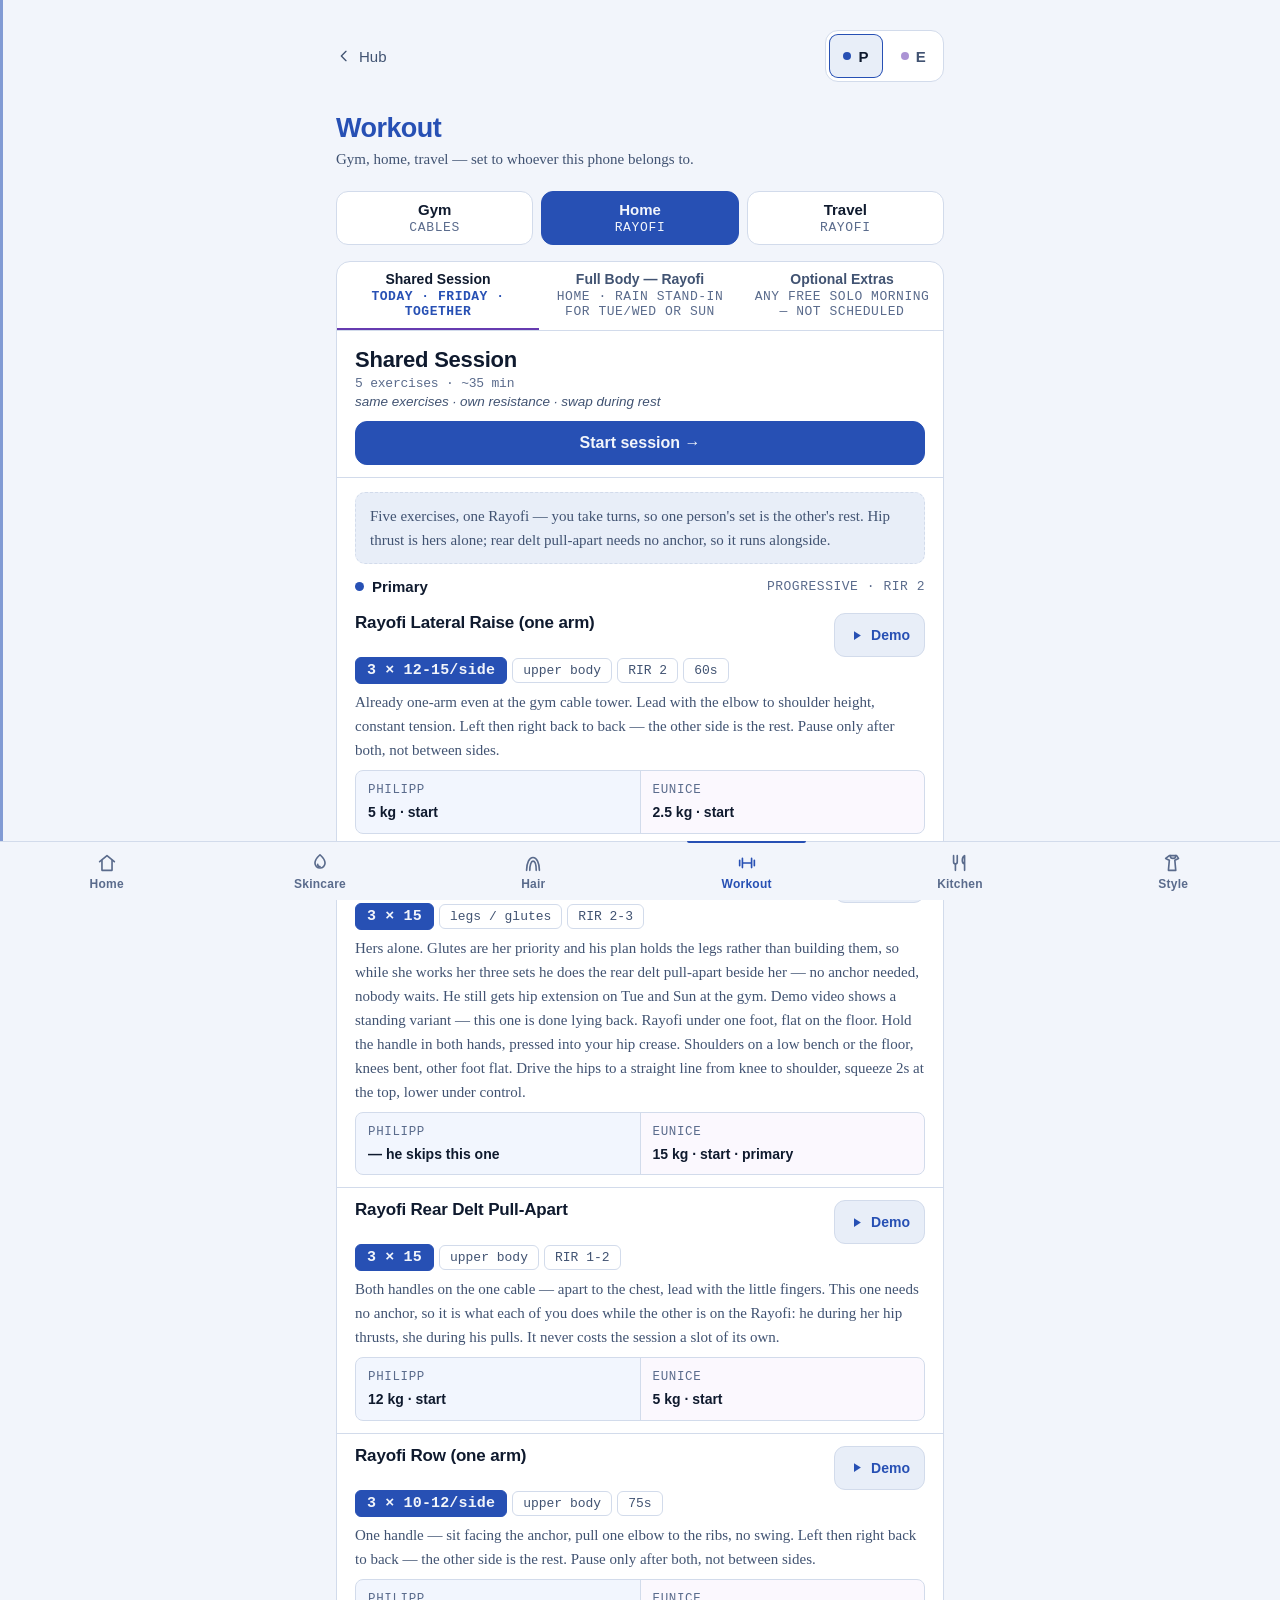
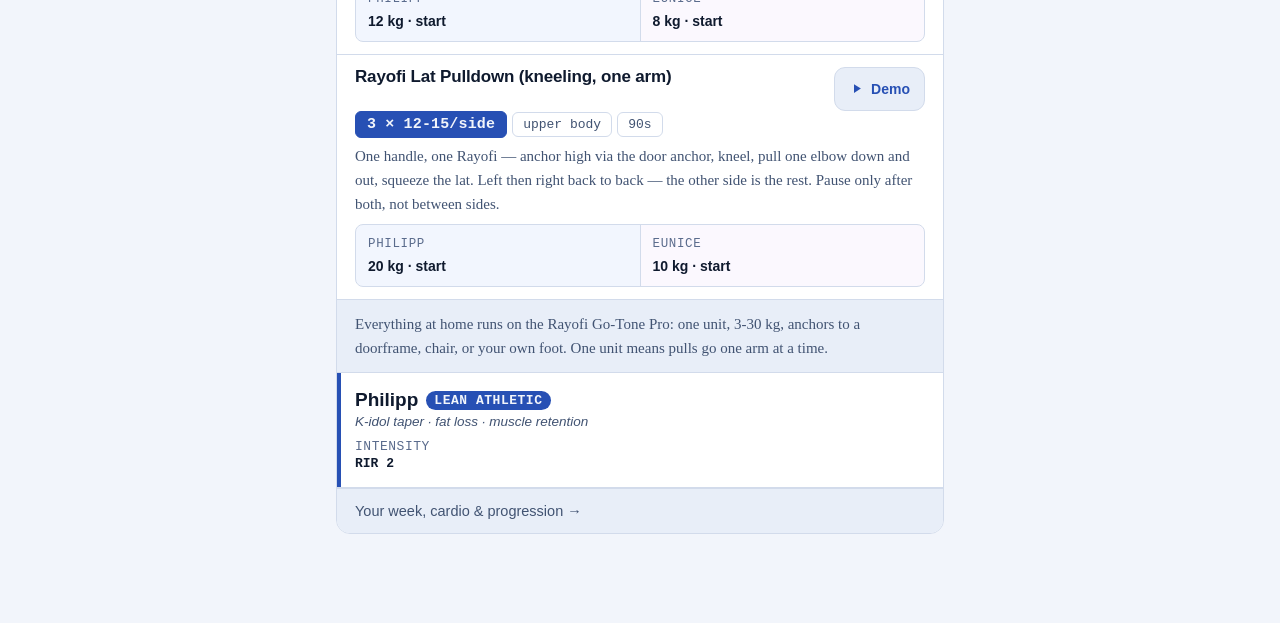
<file: workout/index.html>
<!DOCTYPE html>
<html lang="en">
<head>
<meta charset="utf-8">
<meta name="viewport" content="width=device-width, initial-scale=1, viewport-fit=cover">
<title>Workout · Pairwell</title>
<meta name="theme-color" content="#0B1220">
<link rel="stylesheet" href="../app.css?v=52081535">
<style>
  /* Palette lives in ../app.css — only the accent choice is page-local. */
  :root{ --accent:var(--train); }

  body{
    background:var(--bg);
    color:var(--text);
    font-family:var(--f-ui);
    -webkit-font-smoothing:antialiased;
    min-height:100dvh;
    padding:
      calc(env(safe-area-inset-top) + 22px)
      calc(env(safe-area-inset-right) + 16px)
      calc(var(--bar) + 26px)
      calc(env(safe-area-inset-left) + 16px);
    max-width:640px;
    margin:0 auto;
  }

  h1{font-size:27px;font-weight:700;letter-spacing:-.02em;margin:0 0 4px;color:var(--train)}
  .sub{font-family:var(--f-read);font-size:15px;color:var(--muted);margin:0 0 20px;line-height:1.55}

  /* location pills */
  .pills{display:flex;gap:8px;margin-bottom:16px}
  .pill{
    flex:1;min-height:var(--tap);padding:9px 6px;border-radius:12px;
    border:1px solid var(--line);background:var(--surface);
    text-align:center;cursor:pointer;font-family:inherit;
    color:var(--muted);transition:background .15s;
  }
  .pill b{display:block;font-size:15px;font-weight:700;color:var(--text)}
  .pill span{display:block;font-family:var(--f-data);font-size:13px;text-transform:uppercase;letter-spacing:.05em;color:var(--muted2);margin-top:2px}
  .pill[aria-pressed="true"]{background:var(--train);border-color:var(--train)}
  .pill[aria-pressed="true"] b, .pill[aria-pressed="true"] span{color:var(--bg)}
  /* Weight only. This used to say color:inherit, which inherited --muted from
     the button and put grey on the filled accent at 1.14:1 — the sub-label was
     invisible on whichever location was selected. Vary the weight, never the
     ink, on a filled accent. */
  .pill[aria-pressed="true"] span{font-weight:400}
  .pill:focus-visible{outline:2px solid var(--train);outline-offset:2px}

  .stage{
    border:1px solid var(--line);border-radius:14px;
    background:var(--surface);overflow:hidden;
  }

  .profile{padding:16px 18px;border-bottom:1px solid var(--line);position:relative}
  .profile::before{content:"";position:absolute;left:0;top:0;bottom:0;width:4px;background:var(--accent)}
  .pname{font-size:19px;font-weight:700;display:flex;align-items:center;gap:8px;flex-wrap:wrap}
  .pbadge{
    font-family:var(--f-data);font-size:13px;font-weight:600;letter-spacing:.04em;text-transform:uppercase;
    padding:2px 8px;border-radius:20px;background:var(--accent);color:var(--bg);
  }
  .pgoal{font-size:13.5px;color:var(--muted);margin-top:3px;font-style:italic}
  .pmeta{display:flex;gap:16px;flex-wrap:wrap;margin-top:10px}
  .pmeta div{font-family:var(--f-data);font-size:13px;text-transform:uppercase;letter-spacing:.04em;color:var(--muted2)}
  .pmeta strong{display:block;font-size:13px;color:var(--text);text-transform:none;letter-spacing:0;margin-top:2px;font-weight:700}

  .notice{padding:12px 18px;font-family:var(--f-read);font-size:15px;line-height:1.6;color:var(--muted);border-bottom:1px solid var(--line);background:var(--surface-2)}
  .notice strong{color:var(--text)}

  .sess-tabs{display:flex;border-bottom:1px solid var(--line)}
  .sess-tab{
    flex:1;min-height:var(--tap);padding:9px 6px;text-align:center;cursor:pointer;
    font-size:14px;font-weight:700;color:var(--muted);
    background:none;border:0;border-bottom:2px solid transparent;
    font-family:inherit;
  }
  .sess-tab span{display:block;font-family:var(--f-data);font-size:13px;font-weight:400;color:var(--muted2);text-transform:uppercase;letter-spacing:.04em;margin-top:2px}
  .sess-tab[aria-selected="true"]{color:var(--text);border-bottom-color:var(--accent)}
  .sess-tab.together[aria-selected="true"]{border-bottom-color:var(--eunice)}
  /* A day trained with the other person is underlined in *their* colour, so it
     reads the same from both sides. --partner is set inline per tab. */
  .sess-tab.duo[aria-selected="true"]{border-bottom-color:var(--partner)}
  .sess-tab:focus-visible{outline:2px solid var(--accent);outline-offset:-2px}
  /* Accent-as-ink on the page ground, not ink-on-accent — that is the pairing
     that survives both themes, because the themes invert together. */
  .sess-tab.is-today span{color:var(--accent);font-weight:600}

  .guidelink{
    display:block;width:100%;min-height:var(--tap);
    padding:14px 18px;border:0;border-top:1px solid var(--line);
    background:var(--surface-2);color:var(--muted);
    font-family:inherit;font-size:14.5px;text-align:left;cursor:pointer;
  }
  .guidelink:hover{color:var(--text)}
  .guidelink:focus-visible{outline:2px solid var(--accent);outline-offset:-2px}

  .startbtn{
    margin-top:12px;width:100%;min-height:var(--tap);
    border:1px solid var(--accent);border-radius:12px;background:var(--accent);
    color:var(--bg);font-family:inherit;font-size:16px;font-weight:700;cursor:pointer;
  }
  .startbtn:focus-visible{outline:2px solid var(--accent);outline-offset:2px}

  /* ---- in-session ---------------------------------------------------- */
  .run-head{
    display:flex;align-items:center;gap:12px;
    padding:14px 18px;border-bottom:1px solid var(--line);
  }
  .run-count{
    font-family:var(--f-data);font-size:22px;font-weight:700;color:var(--text);
    font-variant-numeric:tabular-nums;
  }
  .run-count span{font-size:14px;font-weight:400;color:var(--muted2)}
  .run-sess{font-size:14px;color:var(--muted);flex:1;min-width:0}
  .run-exit{
    min-height:var(--tap);padding:0 16px;border-radius:11px;
    border:1px solid var(--line);background:none;color:var(--muted);
    font-family:inherit;font-size:14px;font-weight:600;cursor:pointer;
  }

  .run-dots{display:flex;gap:5px;padding:12px 18px 4px}
  .run-dot{
    flex:1;height:20px;padding:0;border:0;background:none;cursor:pointer;
    position:relative;
  }
  .run-dot::after{
    content:"";position:absolute;left:0;right:0;top:8px;height:4px;border-radius:2px;
    background:var(--line);
  }
  .run-dot.done::after{background:var(--muted2)}
  .run-dot.on::after{background:var(--accent)}
  .run-dot:focus-visible{outline:2px solid var(--accent);outline-offset:-2px}

  /* ---- set tracker + rest timer -------------------------------------- */
  .run-do{padding:2px 18px 6px;display:flex;flex-direction:column;gap:12px}

  .run-track{
    background:var(--surface-2);border:1px solid var(--line);
    border-radius:14px;padding:12px 14px;
  }
  .track-head{
    display:flex;align-items:baseline;justify-content:space-between;
    margin-bottom:10px;
  }
  .track-lbl{
    font-family:var(--f-data);font-size:12px;letter-spacing:.13em;
    text-transform:uppercase;color:var(--muted2);
  }
  .track-count{font-family:var(--f-data);font-size:14px;color:var(--muted)}
  .track-count b{color:var(--text);font-size:18px}
  .track-pills{display:flex;gap:8px;flex-wrap:wrap}
  .set-pill{
    flex:1;min-width:56px;min-height:var(--tap);
    display:flex;align-items:center;justify-content:center;gap:6px;
    border:1px solid var(--line);border-radius:12px;background:var(--surface);
    color:var(--muted);font-family:var(--f-data);font-size:16px;font-weight:700;
    cursor:pointer;transition:background .12s ease,color .12s ease;
  }
  .set-pill .set-n{font-variant-numeric:tabular-nums}
  .set-pill svg{
    width:16px;height:16px;stroke:currentColor;fill:none;
    stroke-width:3;stroke-linecap:round;stroke-linejoin:round;
    opacity:0;transform:scale(.6);transition:opacity .12s ease,transform .12s ease;
  }
  .set-pill.on{background:var(--accent);color:var(--bg);border-color:var(--accent)}
  .set-pill.on svg{opacity:1;transform:none}
  .set-pill:focus-visible{outline:2px solid var(--accent);outline-offset:2px}

  .run-rest{
    display:flex;align-items:center;gap:12px;width:100%;
    min-height:var(--tap);padding:10px 16px;
    border:1px solid var(--line);border-radius:13px;
    background:var(--surface);color:var(--muted);
    font-family:inherit;cursor:pointer;
  }
  .run-rest svg{
    width:22px;height:22px;flex:none;stroke:currentColor;fill:none;
    stroke-width:1.8;stroke-linecap:round;stroke-linejoin:round;
  }
  .run-rest #restLbl{font-size:15px;font-weight:600}
  .run-rest b{
    font-family:var(--f-data);font-variant-numeric:tabular-nums;
    font-size:26px;font-weight:700;color:var(--text);margin-left:auto;
  }
  .run-rest.live{border-color:var(--accent);color:var(--text)}
  .run-rest.live b{color:var(--accent)}
  .run-rest.done{border-color:var(--accent);background:var(--accent);color:var(--bg)}
  .run-rest.done b{color:var(--bg)}
  .run-rest:focus-visible{outline:2px solid var(--accent);outline-offset:2px}
  @media (prefers-reduced-motion:reduce){
    .set-pill,.set-pill svg{transition:none}
  }

  /* The single card fills the screen; its own borders would only box it in. */
  .run-body .ex{border-bottom:0;padding:16px 18px 20px}
  .run-body .ex-name{font-size:23px;line-height:1.2}
  .run-body .ex-cue{font-size:16px;line-height:1.55}

  .run-nav{display:flex;gap:10px;padding:0 18px 18px}
  .run-nav button{
    flex:1;min-height:56px;border-radius:13px;font-family:inherit;
    font-size:17px;font-weight:700;cursor:pointer;
  }
  .run-prev{border:1px solid var(--line);background:var(--surface);color:var(--muted)}
  .run-prev:disabled{opacity:.4;cursor:default}
  .run-next,.run-fin{border:1px solid var(--accent);background:var(--accent);color:var(--bg)}
  .run-nav button:focus-visible{outline:2px solid var(--accent);outline-offset:2px}

  .today-note{
    padding:11px 18px;font-size:13.5px;line-height:1.55;
    color:var(--muted);background:var(--surface-2);border-bottom:1px solid var(--line);
  }
  .today-note b{color:var(--text);font-weight:600}

  .sess-head{padding:16px 18px 12px;border-bottom:1px solid var(--line)}
  .sess-title{font-size:22px;font-weight:700;letter-spacing:-.01em}
  .sess-focus{font-size:13.5px;color:var(--muted);font-style:italic;margin-top:3px}
  .sess-dur{display:block;font-family:var(--f-data);font-variant-numeric:tabular-nums;font-size:13px;font-weight:400;color:var(--muted2);margin-top:3px}

  .opt-banner{
    margin:14px 18px 0;padding:11px 14px;border-radius:10px;
    border:1px dashed var(--line);background:var(--surface-2);
    font-family:var(--f-read);font-size:15px;color:var(--muted);line-height:1.6;
  }
  .opt-banner strong{color:var(--text)}

  .tier-head{display:flex;align-items:center;gap:8px;padding:14px 18px 6px}
  .tier-dot{width:9px;height:9px;border-radius:50%}
  .tier-dot.primary{background:var(--accent)}
  .tier-dot.maint{background:var(--muted2)}
  .tier-name{font-size:15px;font-weight:700}
  .tier-desc{font-family:var(--f-data);font-size:13px;color:var(--muted2);text-transform:uppercase;letter-spacing:.04em;margin-left:auto}

  .ex{border-bottom:1px solid var(--line);padding:12px 18px}
  .ex:last-child{border-bottom:none}
  .ex.maint{background:rgba(255,255,255,.015)}
  .ex-head{display:flex;align-items:flex-start;justify-content:space-between;gap:12px}
  .ex-name{font-size:17px;font-weight:700;letter-spacing:-.01em;margin-bottom:3px}
  .ex-ref{font-family:var(--f-data);font-size:13px;color:var(--muted2);margin-bottom:6px}

  /* Demo link. A plain link, not an embed: an iframe would load YouTube for
     every exercise on the page, including the ones nobody opens. */
  .demo{
    flex:none;display:inline-flex;align-items:center;gap:7px;
    min-height:var(--tap);padding:0 14px;border-radius:11px;
    border:1px solid var(--line);background:var(--surface-2);
    color:var(--accent);text-decoration:none;
    font-size:14px;font-weight:600;
  }
  .demo svg{width:15px;height:15px;fill:currentColor}
  .demo:active{background:var(--accent);color:var(--bg)}
  .demo:focus-visible{outline:2px solid var(--accent);outline-offset:2px}
  .tag-row{display:flex;gap:5px;flex-wrap:wrap;align-items:center;margin-bottom:6px}
  .tag{font-family:var(--f-data);font-variant-numeric:tabular-nums;font-size:13px;padding:4px 10px;border-radius:6px;border:1px solid var(--line);color:var(--muted)}
  .tag.sr{background:var(--accent);color:var(--bg);border-color:var(--accent);
    font-weight:700;font-size:15px;padding:4px 11px;letter-spacing:.01em}
  .tag.load{background:var(--surface-2);color:var(--text);border-color:var(--line)}
  /* On a shared day every exercise is the same station unless it says here
     that it is not. Marking only the exceptions keeps five badges off the
     screen; the session banner states the rule. */
  .ex-solo{
    display:flex;align-items:flex-start;gap:8px;
    margin:9px 0 2px;padding:7px 11px;border-radius:9px;line-height:1.5;
    background:var(--surface-2);border:1px solid var(--line);
    font-family:var(--f-data);font-size:13px;color:var(--muted);
  }
  .ex-solo svg{width:15px;height:15px;flex:none;margin-top:2px;stroke:currentColor;fill:none;
    stroke-width:1.8;stroke-linecap:round;stroke-linejoin:round}
  .ex-solo b{color:var(--text);font-weight:700}

  .ex-cue{font-family:var(--f-read);font-size:15px;color:var(--muted);line-height:1.6}
  .ex-cue strong{color:var(--text)}

  /* On a shared station the other person's setting belongs on the card —
     whoever has their phone out sets both pins. */
  .ex-mate{
    display:flex;align-items:baseline;gap:8px;margin-top:8px;
    font-family:var(--f-data);font-size:13px;color:var(--muted);
  }
  .ex-mate .who{
    font-size:13px;text-transform:uppercase;letter-spacing:.05em;
    color:var(--bg);background:var(--mate);padding:2px 8px;border-radius:6px;
    font-weight:600;flex:none;
  }
  .ex-mate b{color:var(--text);font-variant-numeric:tabular-nums}

  /* In list order the tier has no heading to sit under, so it rides along
     as the first tag on the card. */
  .tag.tier{display:inline-flex;align-items:center;gap:6px}
  .tag.tier::before{content:"";width:8px;height:8px;border-radius:50%;background:var(--accent)}
  .tag.tier.maint{color:var(--muted2)}
  .tag.tier.maint::before{background:var(--muted2)}

  .duo{display:flex;gap:0;margin-top:8px;border:1px solid var(--line);border-radius:8px;overflow:hidden}
  .duo-half{flex:1;padding:10px 12px;font-size:14px;line-height:1.45}
  .duo-half.p{background:rgba(90,141,238,.08);border-right:1px solid var(--line)}
  .duo-half.e{background:rgba(201,166,242,.08)}
  .duo-half .who{font-family:var(--f-data);font-size:12.5px;text-transform:uppercase;letter-spacing:.05em;color:var(--muted2);display:block;margin-bottom:3px}
  .duo-half strong{color:var(--text)}

  /* guide */
  .guide{padding:4px 0}
  .ref-card{margin:14px 18px;border:1px solid var(--line);border-radius:12px;overflow:hidden;background:var(--bg)}
  .ref-head{padding:13px 15px;border-bottom:1px solid var(--line);background:var(--surface-2)}
  .ref-title{font-size:18px;font-weight:700}
  .ref-intro{font-family:var(--f-read);font-size:15px;color:var(--muted);line-height:1.55;margin-top:5px}
  .ref-intro strong{color:var(--text)}
  .ref-body{padding:4px 15px}
  .ref-item{display:grid;grid-template-columns:64px 1fr;gap:10px;padding:9px 0;border-bottom:1px solid var(--line)}
  .ref-item:last-child{border-bottom:none}
  .ref-item-k{font-family:var(--f-data);font-size:13px;font-weight:700;color:var(--accent)}
  .ref-item-v{font-family:var(--f-read);font-size:15px;color:var(--muted);line-height:1.55}
  .ref-item-v strong{color:var(--text)}
  .hr-zone{display:flex;gap:6px;margin:10px 0}
  .hrz{flex:1;text-align:center;padding:9px 6px;border-radius:8px;border:1px solid var(--line)}
  .hrz.z2{background:rgba(90,141,238,.1);border-color:var(--accent)}
  .hrz-n{font-family:var(--f-data);font-variant-numeric:tabular-nums;font-size:18px;font-weight:700}
  .hrz-l{font-family:var(--f-data);font-size:12.5px;text-transform:uppercase;letter-spacing:.04em;color:var(--muted2);margin-top:2px}

  @media (prefers-reduced-motion:reduce){ * { transition:none !important } }
</style>
</head>
<body>

<div class="pw-bar">
  <a class="pw-back" href="../"><svg viewBox="0 0 24 24"><path d="m15 5-7 7 7 7"/></svg> Hub</a>
  <div id="switcher"></div>
</div>

<h1>Workout</h1>
<p class="sub">Gym, home, travel — set to whoever this phone belongs to.</p>

<div class="pills" id="pills"></div>
<div class="stage" id="stage"></div>

<script src="../app.js?v=3f8263a7"></script>
<script>
const T = {"meta": {"title": "Workout Hub · Philipp & Eunice · 2026", "edition": "Lean Athletic Edition", "structure": "Full-Body, Primary/Maintenance tiers, taper-focused", "locations": ["gym", "home", "travel"]}, "profiles": {"philipp": {"badge": "Lean Athletic", "goal": "K-idol taper · fat loss · muscle retention", "meta": {"intensity": "RIR 2"}}, "eunice": {"badge": "Toned & Curvy", "goal": "Hwasa look · glutes · shoulder-to-hip ratio", "meta": {"focus": "Glutes + back", "intensity": "RIR 2-3"}}, "shared": {"badge": "Zusammen", "goal": "same exercises, own load — alternating sets", "meta": {"when": "Friday (Rayofi) · plus bad-weather and travel days", "mode": "alternating sets", "setup": "1 station"}}}, "weeklyRhythm": {"philipp": [{"day": "Mon", "what": "Pad · Zone 1", "type": "move"}, {"day": "Tue", "what": "Gym · Full Body", "type": "training", "note": "Moves to Wed on conference weeks — same session, no other change."}, {"day": "Wed", "what": "Pad · Zone 2", "type": "move"}, {"day": "Thu", "what": "Walk", "type": "move"}, {"day": "Fri", "what": "Rayofi · with Eunice", "type": "training"}, {"day": "Sat", "what": "Walk", "type": "move"}, {"day": "Sun", "what": "Gym · Full Body", "type": "training"}], "eunice": [{"day": "Mon", "what": "Gym solo", "type": "training"}, {"day": "Tue", "what": "Rest", "type": "rest"}, {"day": "Wed", "what": "Walk", "type": "move"}, {"day": "Thu", "what": "Rest", "type": "rest"}, {"day": "Fri", "what": "Rayofi · with Philipp", "type": "training"}, {"day": "Sat", "what": "Rest", "type": "rest"}, {"day": "Sun", "what": "Rest", "type": "rest"}]}, "locationNotes": {"gym": "Holmes Place · cable tower + machines. All primary exercises run on the cable tower — constant tension, exact progression.", "home": "Everything at home runs on the Rayofi Go-Tone Pro: one unit, 3-30 kg, anchors to a doorframe, chair, or your own foot. One unit means pulls go one arm at a time.", "travel": "The Rayofi Go-Tone Pro is the entire travel kit — under a kilo, anchors to any door. Same one-unit rules as at home: the pulls go one arm at a time, and the second handle covers the two-handed moves."}, "equipmentByLocation": {"gym": ["cable tower", "machines", "dumbbells + sandbags", "leg press"], "home": ["Rayofi Go-Tone Pro", "door anchor", "ankle strap", "second cable handle"], "travel": ["Rayofi Go-Tone Pro", "door anchor", "second cable handle"]}, "sessions": {"gym": {"philipp": {"fullBody": {"title": "Full Body", "day": "Tue (Wed on conference weeks) & Sun", "focus": "side delt · lat · chest · back · rear delt · legs + core maintenance", "note": "Same session both gym days. Nine exercises to keep it near an hour — face pull, biceps curl, hamstring curl and the cable crunch are the ones left out; add any of them back if the hour has room.", "exercises": [{"name": "Cable Lateral Raise", "ref": "taper driver #1", "focus": "a", "tier": "primary", "sets": 3, "reps": "12-15", "extras": {"load": "5 kg/arm", "rir": "RIR 2", "rest": "60s"}, "cue": "Fresh first — the most important move for the look. Constant tension at the bottom, where a dumbbell would give you none. Arm slightly bent, lead with the elbow to shoulder height. Goal: a clean 15, then 6 kg."}, {"name": "Wide Lat Pulldown", "ref": "lat width → taper", "focus": "a", "tier": "primary", "sets": 3, "reps": "12-15", "extras": {"load": "35 kg", "rir": "RIR 2", "rest": "90s"}, "cue": "Second most important taper muscle after the side delt. Pull the bar to the upper chest, feel the lats, controlled on the way back. Replaces the pull-up you cut — that would have thickened the upper traps and shortened the neckline."}, {"name": "Cable Chest Press (high-to-low)", "ref": "upper chest", "focus": "a", "tier": "primary", "sets": 3, "reps": "10-12", "extras": {"load": "10 kg/arm", "rir": "RIR 2", "rest": "90s"}, "cue": "Anchor high, stand away from the tower, press forward and downward in front of the chest. The downward angle hits the upper chest automatically — the athletic line under the collarbone."}, {"name": "Cable Row (neutral)", "ref": "upper back", "focus": "a", "tier": "primary", "sets": 3, "reps": "10-12", "extras": {"load": "22.5 kg", "rir": "RIR 2", "rest": "90s"}, "cue": "Sit upright, handle to the belly, elbows close to the body, shoulder blades together. Builds posture without thickening the neck — stay moderate, don't heave."}, {"name": "Rear Delt Fly (Cable)", "ref": "rear delt", "focus": "a", "tier": "primary", "sets": 2, "reps": "15", "extras": {"load": "16 kg", "rir": "RIR 1", "rest": "60s"}, "cue": "Gives the shoulder depth and the 3D look without mass. Arms almost straight, lead with the little fingers, squeeze the rear delts together."}, {"name": "Triceps Pushdown (Rope)", "ref": "arm definition", "focus": "a", "tier": "maint", "sets": 2, "reps": "12-15", "extras": {"load": "17.5 kg", "rir": "RIR 1-2", "rest": "60s"}, "cue": "Elbows fixed at your sides, pull the rope apart at the bottom, brief hold. A defined arm, not mass."}, {"name": "Hip Thrust (Dumbbell or Sandbag)", "ref": "posterior chain", "focus": "g", "tier": "maint", "sets": 2, "reps": "15", "extras": {"rir": "RIR 3", "rest": "60s"}, "cue": "Maintenance — hold, don't build. Shoulders against a bench, the weight across the hips, full hip extension, 1s hold at the top."}, {"name": "Leg Press (light)", "ref": "leg proportion", "focus": "g", "tier": "maint", "sets": 2, "reps": "20", "extras": {"load": "~70 kg", "rir": "RIR 3", "rest": "60s"}, "cue": "Maintenance — hold, don't build. High reps, light weight, never progress. Keeps the legs lean and defined without making them thicker."}, {"name": "Hollow Hold", "ref": "waist detail", "focus": "c", "tier": "maint", "sets": 3, "reps": "30s", "extras": {"rest": "45s"}, "cue": "Lower back flat on the floor, arms long. Builds the deep abdominal tension that visually tightens the waist."}], "durationMin": 58}}, "eunice": {"solo": {"title": "eGym", "day": "Monday · solo", "focus": "full body — eGym sets the resistance", "note": "Always eGym on Mondays. The machines pick and adjust resistance themselves, so there's nothing to plan a load, set count or RIR for here.", "exercises": [{"name": "eGym", "focus": "g", "tier": "primary", "sets": 1, "reps": "full body", "cue": "Whatever the eGym circuit is that day — machine-guided, full body."}], "durationMin": 30}}}, "home": {"philipp": {"rain": {"title": "Full Body — Rayofi", "day": "Home · rain stand-in for Tue/Wed or Sun", "focus": "side delt · lat · upper back · chest · glutes", "note": "Home stand-in for your Tue/Sun gym day. Six exercises — first three are the session if you're short on time, the rest is bonus.", "exercises": [{"name": "Rayofi Lateral Raise (one arm)", "ref": "gym: Cable Lateral Raise", "focus": "a", "tier": "primary", "sets": 3, "reps": "12-15/side", "extras": {"rir": "RIR 2", "rest": "60s", "load": "5 kg · start"}, "cue": "Fresh first — the taper driver. Lead with the elbow to shoulder height, constant tension. Left then right back to back — the other side is the rest. Pause only after both, not between sides."}, {"name": "Rayofi Lat Pulldown (kneeling, one arm)", "ref": "gym: Wide Lat Pulldown", "focus": "a", "tier": "primary", "sets": 3, "reps": "12-15/side", "extras": {"rir": "RIR 2", "rest": "90s", "load": "20 kg · start"}, "cue": "Anchor high, kneel, pull the elbow down and out, squeeze the lat. Only one Rayofi, so this is one arm at a time — both sides make one set. Left then right back to back — the other side is the rest. Pause only after both, not between sides."}, {"name": "Rayofi Row (one arm)", "ref": "gym: Cable Row", "focus": "a", "tier": "primary", "sets": 3, "reps": "10-12/side", "extras": {"rir": "RIR 2", "rest": "90s", "load": "12 kg · start"}, "cue": "Upright, pull the elbow to the ribs, shoulder blades together, no swing. Only one Rayofi, so this is one arm at a time — both sides make one set. Left then right back to back — the other side is the rest. Pause only after both, not between sides."}, {"name": "Rayofi Rear Delt Pull-Apart", "ref": "gym: Rear Delt Fly", "focus": "a", "tier": "primary", "sets": 2, "reps": "15", "extras": {"rir": "RIR 1", "load": "12 kg · start"}, "cue": "Both handles on the one cable — arms almost straight, apart to the chest, lead with the little fingers. Runs inside the row's rest — no anchor needed, so nothing to rebuild."}, {"name": "Rayofi Chest Press", "ref": "gym: Cable Chest Press", "focus": "a", "tier": "primary", "sets": 3, "reps": "10-12", "extras": {"rir": "RIR 2", "rest": "90s", "load": "12 kg · start"}, "cue": "Anchor low behind you, stand away from the anchor, press forward and slightly down in front of the chest."}, {"name": "Rayofi Hip Thrust", "ref": "gym: Hip Thrust", "focus": "g", "tier": "maint", "sets": 2, "reps": "15", "extras": {"rir": "RIR 3", "rest": "60s", "load": "20 kg · start"}, "cue": "Maintenance — hold, don't build. Demo video shows a standing variant — this one is done lying back. Rayofi under one foot, flat on the floor. Hold the handle in both hands, pressed into your hip crease. Shoulders on a low bench or the floor, knees bent, other foot flat. Drive the hips to a straight line from knee to shoulder, squeeze 1s at the top, lower under control."}], "durationMin": 38}, "optional": {"title": "Optional Extras", "day": "Any free solo morning — not scheduled", "focus": "taper accessories · shoulder health · low fatigue cost", "note": "Optional — for a free morning outside Tue/Wed, Fri and Sun. Light and short so it never eats into recovery. Skip freely; nothing depends on it.", "exercises": [{"name": "Rayofi Lateral Raise (one arm)", "ref": "extra taper volume", "focus": "a", "tier": "maint", "sets": 2, "reps": "15/side", "extras": {"rir": "RIR 3", "rest": "60s", "load": "5 kg · start"}, "cue": "Optional top-up on the #1 taper driver — only if the morning is actually free, not a make-up session. One handle, switch sides between sets. Left then right back to back — the other side is the rest. Pause only after both, not between sides."}, {"name": "Rayofi Biceps Curl (one arm)", "ref": "arm detail", "focus": "a", "tier": "maint", "sets": 2, "reps": "15/side", "extras": {"rir": "RIR 3", "rest": "45s", "load": "7 kg · start"}, "cue": "Trimmed from Full Body for time. One handle, elbow fixed, slow on the way down. Left then right back to back — the other side is the rest. Pause only after both, not between sides."}, {"name": "Rayofi Ankle-Strap Hamstring Curl", "ref": "hamstrings", "focus": "g", "tier": "maint", "sets": 2, "reps": "15", "extras": {"rir": "RIR 3", "rest": "60s", "load": "10 kg · start"}, "cue": "Trimmed from Full Body for time. Ankle strap on, cable anchored low behind you, curl the heel towards the glute."}, {"name": "Rayofi Face Pull", "ref": "shoulder health", "focus": "a", "tier": "maint", "sets": 2, "reps": "15", "extras": {"rir": "RIR 3", "rest": "45s", "load": "10 kg · start"}, "cue": "Trimmed from Full Body for time. Both handles on the one cable — elbows high and wide, hands past the ears, the counterpart to all the pressing."}, {"name": "Rayofi Kneeling Crunch", "ref": "waist", "focus": "c", "tier": "maint", "sets": 2, "reps": "12-15", "extras": {"rir": "RIR 3", "rest": "45s", "load": "20 kg · start"}, "cue": "Trimmed from Full Body for time. Anchor high, kneeling, fold the ribs towards the hips."}], "durationMin": 20}}, "eunice": {"rain": {"title": "Full Body — Rayofi", "day": "Home · rain stand-in for Monday", "focus": "glutes first, then back and shoulder", "note": "Home stand-in for your Monday eGym day. Seven exercises, glutes first. Short on time? Hip thrust and pulldown are the session.", "exercises": [{"name": "Rayofi Hip Thrust", "focus": "g", "tier": "primary", "sets": 3, "reps": "15", "extras": {"rir": "RIR 2-3", "rest": "75s", "load": "15 kg · start"}, "cue": "First — glutes are the priority. Demo video shows a standing variant — this one is done lying back. Rayofi under one foot, flat on the floor. Hold the handle in both hands, pressed into your hip crease. Shoulders on a low bench or the floor, knees bent, other foot flat. Drive the hips to a straight line from knee to shoulder, squeeze 2s at the top, lower under control."}, {"name": "Rayofi Squat (wide)", "focus": "g", "tier": "primary", "sets": 3, "reps": "12-15", "extras": {"rir": "RIR 2-3", "rest": "75s", "load": "12 kg · start"}, "cue": "Feet wider than shoulders, knees tracking out, 3s down. Inner thigh plus glutes."}, {"name": "Rayofi Ankle-Strap Hamstring Curl", "focus": "g", "tier": "primary", "sets": 2, "reps": "12-15/side", "extras": {"rir": "RIR 2-3", "rest": "60s", "load": "5 kg · start"}, "cue": "Ankle strap on, cable anchored low behind you, curl the heel towards the glute, controlled back. Left then right back to back — the other side is the rest. Pause only after both, not between sides."}, {"name": "Rayofi Lateral Raise (one arm)", "focus": "a", "tier": "primary", "sets": 3, "reps": "12-15/side", "extras": {"rir": "RIR 2-3", "rest": "60s", "load": "2.5 kg · start"}, "cue": "The shoulder that makes the waist look narrower. Lead with the elbow. Left then right back to back — the other side is the rest. Pause only after both, not between sides."}, {"name": "Rayofi Row (one arm)", "focus": "a", "tier": "primary", "sets": 2, "reps": "10-12/side", "extras": {"rir": "RIR 2-3", "rest": "75s", "load": "8 kg · start"}, "cue": "Upright, elbow to the ribs, shoulder blades together. Only one Rayofi, so this is one arm at a time — both sides make one set. Left then right back to back — the other side is the rest. Pause only after both, not between sides."}, {"name": "Push-Up (knee or standard)", "focus": "a", "tier": "maint", "sets": 2, "reps": "10-15", "extras": {"rir": "RIR 2-3"}, "cue": "No equipment. Knee version to regress, 3s down. Chest and triceps in one. Runs inside the row's rest — no equipment, so no rebuild."}, {"name": "Rayofi Lat Pulldown (kneeling, one arm)", "focus": "a", "tier": "primary", "sets": 3, "reps": "12-15/side", "extras": {"rir": "RIR 2-3", "rest": "90s", "load": "10 kg · start"}, "cue": "Anchor high, pull the elbow down and out, shoulder blade down. Only one Rayofi, so this is one arm at a time — both sides make one set. Left then right back to back — the other side is the rest. Pause only after both, not between sides."}], "durationMin": 40}, "optional": {"title": "Optional Extras", "day": "Any free solo morning — not scheduled", "focus": "glute accessories · shoulder health · low fatigue cost", "note": "Optional — for a free morning outside Monday and Friday. Light and short so it never eats into recovery. Skip freely; nothing depends on it.", "exercises": [{"name": "Rayofi Hip Thrust", "ref": "extra glute volume", "focus": "g", "tier": "maint", "sets": 2, "reps": "15", "extras": {"rir": "RIR 2-3", "rest": "60s", "load": "15 kg · start"}, "cue": "Optional top-up on your #1 exercise — only if the morning is actually free, not a make-up session. Demo video shows a standing variant — this one is done lying back. Rayofi under one foot, flat on the floor. Hold the handle in both hands, pressed into your hip crease. Shoulders on a low bench or the floor, knees bent, other foot flat. Drive the hips to a straight line from knee to shoulder, squeeze 2s at the top, lower under control."}, {"name": "Rayofi Ankle-Strap Glute Kickback", "ref": "glute isolation", "focus": "g", "tier": "maint", "sets": 2, "reps": "15/side", "extras": {"rir": "RIR 2-3", "rest": "45s", "load": "5 kg · start"}, "cue": "Ankle strap on, cable anchored low, kick straight back and squeeze — not swung. Left then right back to back — the other side is the rest. Pause only after both, not between sides."}, {"name": "Rayofi Biceps Curl (one arm)", "ref": "arm detail", "focus": "a", "tier": "maint", "sets": 2, "reps": "15/side", "extras": {"rir": "RIR 2-3", "rest": "45s", "load": "3 kg · start"}, "cue": "One handle, elbow fixed, slow on the way down. Left then right back to back — the other side is the rest. Pause only after both, not between sides."}, {"name": "Rayofi Face Pull", "ref": "shoulder health", "focus": "a", "tier": "maint", "sets": 2, "reps": "15", "extras": {"rir": "RIR 3", "rest": "45s", "load": "5 kg · start"}, "cue": "Both handles on the one cable — elbows high and wide, hands past the ears, the counterpart to all the pressing."}, {"name": "Hollow Hold / Dead Bug", "ref": "core", "focus": "c", "tier": "maint", "sets": 2, "reps": "30s", "extras": {"rest": "45s"}, "cue": "No equipment needed — lower back flat, your usual variant."}], "durationMin": 18}}, "shared": {"fri": {"title": "Shared Session", "day": "Friday · together", "focus": "same exercises · own resistance · swap during rest", "note": "Five exercises, one Rayofi — you take turns, so one person's set is the other's rest. Hip thrust is hers alone; rear delt pull-apart needs no anchor, so it runs alongside.", "exercises": [{"name": "Rayofi Lateral Raise (one arm)", "focus": "a", "tier": "primary", "sets": 3, "reps": "12-15/side", "extras": {"rir": "RIR 2", "rest": "60s"}, "philippLoad": "5 kg · start", "euniceLoad": "2.5 kg · start", "cue": "Already one-arm even at the gym cable tower. Lead with the elbow to shoulder height, constant tension. Left then right back to back — the other side is the rest. Pause only after both, not between sides.", "shared": true}, {"name": "Rayofi Hip Thrust", "focus": "g", "tier": "primary", "sets": 3, "reps": "15", "extras": {"rir": "RIR 2-3"}, "philippLoad": "— he skips this one", "euniceLoad": "15 kg · start · primary", "cue": "Hers alone. Glutes are her priority and his plan holds the legs rather than building them, so while she works her three sets he does the rear delt pull-apart beside her — no anchor needed, nobody waits. He still gets hip extension on Tue and Sun at the gym. Demo video shows a standing variant — this one is done lying back. Rayofi under one foot, flat on the floor. Hold the handle in both hands, pressed into your hip crease. Shoulders on a low bench or the floor, knees bent, other foot flat. Drive the hips to a straight line from knee to shoulder, squeeze 2s at the top, lower under control.", "shared": true}, {"name": "Rayofi Rear Delt Pull-Apart", "focus": "a", "tier": "primary", "sets": 3, "reps": "15", "extras": {"rir": "RIR 1-2"}, "philippLoad": "12 kg · start", "euniceLoad": "5 kg · start", "cue": "Both handles on the one cable — apart to the chest, lead with the little fingers. This one needs no anchor, so it is what each of you does while the other is on the Rayofi: he during her hip thrusts, she during his pulls. It never costs the session a slot of its own.", "shared": true}, {"name": "Rayofi Row (one arm)", "focus": "a", "tier": "primary", "sets": 3, "reps": "10-12/side", "extras": {"rest": "75s"}, "philippLoad": "12 kg · start", "euniceLoad": "8 kg · start", "cue": "One handle — sit facing the anchor, pull one elbow to the ribs, no swing. Left then right back to back — the other side is the rest. Pause only after both, not between sides.", "shared": true}, {"name": "Rayofi Lat Pulldown (kneeling, one arm)", "focus": "a", "tier": "primary", "sets": 3, "reps": "12-15/side", "extras": {"rest": "90s"}, "philippLoad": "20 kg · start", "euniceLoad": "10 kg · start", "cue": "One handle, one Rayofi — anchor high via the door anchor, kneel, pull one elbow down and out, squeeze the lat. Left then right back to back — the other side is the rest. Pause only after both, not between sides.", "shared": true}], "durationMin": 35}}}, "travel": {"shared": {"fullBody": {"title": "Full Body", "day": "Travel · together", "focus": "same exercises · own resistance · swap during rest", "note": "Six exercises, one Rayofi, both of you — same exercises, each dialling their own resistance, swapping through rest.", "exercises": [{"name": "Rayofi Lateral Raise (one arm)", "focus": "a", "tier": "primary", "sets": 3, "reps": "12-15/side", "extras": {"rir": "RIR 2", "rest": "60s"}, "philippLoad": "5 kg · start", "euniceLoad": "2.5 kg · start", "cue": "Lead with the elbow to shoulder height, constant tension. Left then right back to back — the other side is the rest. Pause only after both, not between sides.", "shared": true}, {"name": "Rayofi Chest Press", "focus": "a", "tier": "primary", "sets": 3, "reps": "10-12", "extras": {"rest": "90s"}, "philippLoad": "12 kg · start", "euniceLoad": "6 kg · start", "cue": "Anchor low behind you, stand away from the door, press forward and up.", "shared": true}, {"name": "Rayofi Hip Thrust", "focus": "g", "tier": "primary", "sets": 3, "reps": "15", "extras": {"rir": "RIR 2-3", "rest": "60s"}, "philippLoad": "20 kg · start", "euniceLoad": "15 kg · start", "cue": "Her primary, his maintenance — same station, different intent. Demo video shows a standing variant — this one is done lying back. Rayofi under one foot, flat on the floor. Hold the handle in both hands, pressed into your hip crease. Shoulders on a low bench or the floor, knees bent, other foot flat. Drive the hips to a straight line from knee to shoulder, squeeze 2s at the top, lower under control.", "shared": true}, {"name": "Rayofi Row (one arm)", "focus": "a", "tier": "primary", "sets": 3, "reps": "10-12/side", "extras": {"rest": "75s"}, "philippLoad": "12 kg · start", "euniceLoad": "8 kg · start", "cue": "Upright, elbow to the ribs, shoulder blades together, no swing. Only one Rayofi, so this is one arm at a time — both sides make one set. Left then right back to back — the other side is the rest. Pause only after both, not between sides.", "shared": true}, {"name": "Rayofi Rear Delt Pull-Apart", "focus": "a", "tier": "primary", "sets": 2, "reps": "15", "extras": {"rir": "RIR 1-2", "rest": "45s"}, "philippLoad": "12 kg · start", "euniceLoad": "5 kg · start", "cue": "Both handles on the one cable — apart to the chest, lead with the little fingers.", "shared": true}, {"name": "Rayofi Lat Pulldown (kneeling, one arm)", "focus": "a", "tier": "primary", "sets": 3, "reps": "12-15/side", "extras": {"rest": "90s"}, "philippLoad": "20 kg · start", "euniceLoad": "10 kg · start", "cue": "Anchor high on the door, kneel, elbow down and out, squeeze the lat. Only one Rayofi, so this is one arm at a time — both sides make one set. Left then right back to back — the other side is the rest. Pause only after both, not between sides.", "shared": true}], "durationMin": 42}}}}, "cardioProtocol": {"context": "Why this exists at all: July on the road ran 8,000+ steps a day and dropped the most weight of any month. Zone 2 is the deliberate version of that — the part that does not depend on the day going well.", "zone2": {"heartRateRange": "106-124 bpm (age 43)", "padSettings": "5-5.5 km/h at 6% incline", "note": "at 4 km/h lands around ~100 bpm — Zone 1, too low", "appleWatchSetup": "Workout → Indoor Walk → ... → Heart Rate → Range 106-124 bpm, vibrates on drift", "duration": "20-30 min", "schedule": "Wed", "eveningRule": "after 20:00 Zone 1 only (under 100 bpm) — Zone 2 late disrupts sleep", "adhdBonus": "even 100 bpm rhythmic walking regulates dopamine/noradrenaline — never wasted"}, "stepTarget": {"current": "7000-11000/day through early September, ~4000 while ill", "goal": 7000, "parkingHack": "park on the residential street before the destination rather than the lot — about a 5 min walk each way, same spot every time, no detour. ~1800 steps round trip, ~9000/week", "badWeather": "park in the lot — no penalty rule", "evening": "pad during show/podcast, Zone 1, effortless NEAT", "why": "+3000 steps/day ≈ 200-250 kcal without compensation — bigger lever than the weight gap alone"}}, "progression": {"philipp": {"method": "double progression", "primaryRule": "start low in rep range (e.g. 12), climb over weeks to 15 across all sets, then raise load and drop back to 12. Side delt target: clean 15 → 6kg. Pulldown/row/chest: +2.5kg when all sets hit top of range. RIR 2 non-negotiable.", "maintenanceRule": "2 sets, same weight as last time, RIR 3, never progress — one number, no decision", "missedSessionRule": "never two in a row. One missed session is life, two is a pattern. Friday's shared Rayofi session is the safety net — minimum 1x/week structurally guaranteed.", "deload": "every 6-8 weeks, 1 light week at ~60%. Err earlier if sleep or appetite go off — cortisol is the enemy of muscle retention."}, "eunice": {"method": "double progression, tuned for growth", "primaryRule": "form before load; on glutes she can push closer to failure (RIR 1-2)", "mindMuscle": "squeeze and hold at the top of every rep — feeling the muscle matters more than the number", "formFirst": "a clean rep beats a heavy one you don't feel in the target muscle", "deload": "every 8 weeks, 1 light week — needed less often than Philipp since she's building, not cutting"}}};
const VIDEOS = {"Ab Machine": "https://www.youtube.com/watch?v=G8937xqkxDo", "Adductor Machine": "https://www.youtube.com/watch?v=fpVHoidfg60", "Band Adductor Squeeze (lying)": "https://www.youtube.com/watch?v=aPA3ONyWK6I", "Band Biceps Curl": "https://www.youtube.com/watch?v=PXLF19Oqe3M", "Band Chest Press": "https://www.youtube.com/watch?v=4B6O2dHDjBw", "Band Chest Press (high-to-low)": "https://www.youtube.com/watch?v=4iVpEZ-Vl8U", "Band Face Pull": "https://www.youtube.com/watch?v=Q77ORURfeYc", "Band Face Pull (mid anchor)": "https://www.youtube.com/watch?v=Q77ORURfeYc", "Band Hip Thrust": "https://www.youtube.com/watch?v=P9Mlds5wr1I", "Band Kneeling Crunch": "https://www.youtube.com/watch?v=g3EVVCKsfmw", "Kneeling Band Crunch": "https://www.youtube.com/watch?v=g3EVVCKsfmw", "Band Lat Pulldown (kneeling)": "https://www.youtube.com/watch?v=SkT4rqrmH-M", "Band Lateral Raise (cross-body)": "https://www.youtube.com/watch?v=pBMcoR_7fd8", "Cross-Body Band Lateral Raise": "https://www.youtube.com/watch?v=pBMcoR_7fd8", "Band Overhead Triceps Extension": "https://www.youtube.com/watch?v=8GVCO0oklnI", "Band RDL (bilateral)": "https://www.youtube.com/watch?v=NaKsZos0bIY", "Band Rear Delt Pull-Apart": "https://www.youtube.com/watch?v=9IWz8v44mXs", "Band Seated Row": "https://www.youtube.com/watch?v=mnP10HI18uI", "Seated Band Row": "https://www.youtube.com/watch?v=mnP10HI18uI", "Band Seated Row (low anchor)": "https://www.youtube.com/watch?v=TBNt2DBvkl4", "Band Single-Leg RDL": "https://www.youtube.com/watch?v=j7juujU49-A", "Band Squat (light)": "https://www.youtube.com/watch?v=duP-UZsfOaQ", "Band Squat (wide)": "https://www.youtube.com/watch?v=duP-UZsfOaQ", "Band Squat (wide + high)": "https://www.youtube.com/watch?v=jz47v0Uj1cY", "Band Triceps Pushdown": "https://www.youtube.com/watch?v=gOq6Ig1skxA", "Cable Biceps Curl": "https://www.youtube.com/watch?v=16aEi1a68E0", "Cable Chest Press (high-to-low)": "https://www.youtube.com/watch?v=1XHA9ikNOCI", "Cable Crunch": "https://www.youtube.com/watch?v=kc0PRn372lo", "Cable Face Pull": "https://www.youtube.com/watch?v=eTCBSFlCJ_s", "Cable Lateral Raise": "https://www.youtube.com/watch?v=qitQHqNZbeM", "Cable Row (neutral)": "https://www.youtube.com/watch?v=xjlz8lRXOOI", "Chest Press Machine": "https://www.youtube.com/watch?v=pLofEAcfsO8", "Dead Bug": "https://www.youtube.com/watch?v=bxn9FBrt4-A", "Hollow Hold": "https://www.youtube.com/watch?v=hf00_b2sRdc", "Hollow Body Hold": "https://www.youtube.com/watch?v=hf00_b2sRdc", "Hollow Hold / Dead Bug": "https://www.youtube.com/watch?v=hf00_b2sRdc", "Lateral Lunge (tempo)": "https://www.youtube.com/watch?v=gwWv7aPcD88", "Leg Press (light)": "https://www.youtube.com/watch?v=aTgiRNwi7eY", "Leg Press (wide + high)": "https://www.youtube.com/watch?v=OIq-tsCx_9k", "Push-Up (knee or standard)": "https://www.youtube.com/watch?v=utzhPQuXWcA", "Rear Delt + Face Pull": "https://www.youtube.com/watch?v=eTCBSFlCJ_s", "Rear Delt Fly (Cable)": "https://www.youtube.com/watch?v=ATSjVXoOgVg", "Seated Hamstring Curl": "https://www.youtube.com/watch?v=Wy1SwoY2aaQ", "Seated Leg Curl": "https://www.youtube.com/watch?v=14OrOWlM5QU", "Triceps Machine": "https://www.youtube.com/watch?v=j4XSuFLiZ6I", "Triceps Pushdown (Rope)": "https://www.youtube.com/watch?v=vPeQu_L-1n0", "Wide Lat Pulldown": "https://www.youtube.com/watch?v=7JnP8dFbS14", "Rayofi Lateral Raise (one arm)": "https://www.youtube.com/watch?v=4ZhE0dGO0oo", "Rayofi Lat Pulldown (kneeling, one arm)": "https://www.youtube.com/watch?v=8nPmSKF-ssI", "Rayofi Row (one arm)": "https://www.youtube.com/watch?v=wNF_bqilP1Q", "Rayofi Rear Delt Pull-Apart": "https://www.youtube.com/watch?v=huMVRIWpg7s", "Rayofi Chest Press": "https://www.youtube.com/watch?v=Fhje3IVKnoM", "Rayofi Face Pull": "https://www.youtube.com/watch?v=MMf4U_CXMns", "Rayofi Biceps Curl (one arm)": "https://www.youtube.com/watch?v=_PWfOo6R-lg", "Rayofi Hip Thrust": "https://www.youtube.com/shorts/00Wov5CQuvw", "Rayofi Squat (wide)": "https://www.youtube.com/watch?v=PTEB53W5nZ8", "Rayofi Ankle-Strap Hamstring Curl": "https://www.youtube.com/watch?v=HTO2aPgL4Og", "Rayofi Ankle-Strap Glute Kickback": "https://www.youtube.com/watch?v=E5LYNVZP-4k", "Rayofi Kneeling Crunch": "https://www.youtube.com/watch?v=OSlCqWjBP5g"};

function esc(s){
  return String(s == null ? "" : s)
    .replace(/&/g,"&amp;").replace(/</g,"&lt;").replace(/>/g,"&gt;")
    .replace(/"/g,"&quot;");
}

/* A phone locks constantly during a workout. Without this, reopening drops you
   back on gym/push while the browser restores the old scroll offset — so you
   land deep inside a session you are not doing, and it looks like it
   remembered. Keyed per person: they train different splits. */
function stashKey(){ return "hub.workout." + PW.get(); }

var DAYS = ["Mon","Tue","Wed","Thu","Fri","Sat","Sun"];
function todayKey(){ return DAYS[(new Date().getDay() + 6) % 7]; }

/* One stamp per calendar day. The stash exists to survive a phone locking
   mid-workout, not to survive until next week — a session held from Tuesday
   is the wrong answer on Friday. The location preference does carry over. */
function dayStamp(){
  var d = new Date();
  return d.getFullYear() + "-" + (d.getMonth()+1) + "-" + d.getDate();
}

function loadState(){
  try{
    var raw = localStorage.getItem(stashKey());
    if(raw){
      var v = JSON.parse(raw);
      if(v && LOC_LABEL[v.loc]){
        var fresh = v.d === dayStamp();
        return { loc: v.loc, sess: fresh ? (v.sess || null) : null,
                 locPinned: v.locPickedOn === dayStamp() };
      }
    }
  }catch(e){}
  return { loc: "gym", sess: null, locPinned: false };
}

function saveState(){
  try{
    localStorage.setItem(stashKey(), JSON.stringify({
      loc: state.loc, sess: state.sess, d: dayStamp(),
      locPickedOn: state.locPinned ? dayStamp() : null
    }));
  }catch(e){}
}

/* Which of this person's sessions belongs to today, by its own day label.
   Returns null on a day no session claims — a rest day, or a gap. */
function todaysKey(list){
  var LONG = {Mon:"Monday",Tue:"Tuesday",Wed:"Wednesday",Thu:"Thursday",
              Fri:"Friday",Sat:"Saturday",Sun:"Sunday"};
  var want = LONG[todayKey()].toLowerCase();
  var hit = list.filter(function(s){
    return String(s.data.day || "").toLowerCase().indexOf(want) !== -1;
  })[0];
  return hit ? hit.key : null;
}

/* Sunday's shared session exists at home and travel but not at the gym, so a
   gym-preferring person opening this page on a Sunday would be told there is
   nothing today — while the Hub, which searches every location, correctly
   sends them to it. Follow the session to wherever it is defined, unless a
   location was already chosen by hand today. */
function resolveTodayLocation(){
  if(state.sess || state.locPinned) return;
  var who = person();
  if(todaysKey(sessionsFor(state.loc, who))) return;
  var locs = Object.keys(T.sessions);
  for(var i = 0; i < locs.length; i++){
    if(locs[i] === state.loc) continue;
    if(todaysKey(sessionsFor(locs[i], who))){ state.loc = locs[i]; return; }
  }
}

function person(){ return PW.get(); }

/* Second line is the kit, not the place. Home and travel both read Rayofi
   because they are the same single unit — the bands it replaced are gone. */
var LOC_LABEL = {
  gym: ["Gym","Cables"],
  home: ["Home","Rayofi"],
  travel: ["Travel","Rayofi"],
  guide: ["Guide","Week"]
};

var state = loadState();

/* ---- in-session mode ---------------------------------------------------
   One exercise fills the screen, so you never lose your place between sets
   when the phone locks. Two things are now tracked and stamped with the day:
   which sets you have ticked off (persisted, because that is the thing you
   forget), and the rest countdown a ticked set starts (in memory only — a
   countdown that survived a locked phone could only ever be wrong).
   Tomorrow starts at the top rather than halfway through yesterday. */
function runKey(){ return "hub.workout.run." + PW.get(); }
function loadRun(){
  try{
    var v = JSON.parse(localStorage.getItem(runKey()) || "null");
    if(v && v.d === dayStamp())
      return { on: !!v.on, i: v.i || 0, sess: v.sess || null, setsDone: v.setsDone || {} };
  }catch(e){}
  return { on:false, i:0, sess:null, setsDone:{} };
}
function saveRun(){
  try{
    localStorage.setItem(runKey(), JSON.stringify(
      { on:RUN.on, i:RUN.i, sess:RUN.sess, setsDone:RUN.setsDone, d:dayStamp() }));
  }catch(e){}
}
var RUN = loadRun();

/* Starting the same session again resumes its ticks; a different one is a
   clean slate. */
function startRun(sessKey){
  var keep = (RUN.sess === sessKey) ? RUN.setsDone : null;
  RUN = { on:true, i:0, sess:sessKey, setsDone: keep || {} };
  saveRun(); renderStage();
}
function exitRun(){ RUN.on = false; stopRest(); saveRun(); renderStage(); window.scrollTo(0,0); }
function goRun(i, n){
  RUN.i = Math.min(Math.max(i, 0), n - 1);
  stopRest();
  saveRun();
  renderStage();
}

/* Which sets of exercise i are ticked, as a fixed-length array of booleans. */
function setsArr(i, n){
  var a = (RUN.setsDone && RUN.setsDone[i]) || [];
  var out = [];
  for(var k = 0; k < n; k++) out.push(!!a[k]);
  return out;
}
function toggleSet(i, k, nSets, restSec){
  if(!RUN.setsDone) RUN.setsDone = {};
  var a = setsArr(i, nSets);
  a[k] = !a[k];
  RUN.setsDone[i] = a;
  saveRun();
  /* Completing a set with work still to come starts the rest that follows it. */
  var allDone = a.filter(Boolean).length >= nSets;
  if(a[k] && !allDone && restSec) armRest(restSec);
  renderStage();
}

/* ---- rest timer --------------------------------------------------------
   Ephemeral. The ticking interval is created in wireRunner, bound to the
   node on screen, so it lives exactly as long as the runner is mounted. */
var Rest = { endsAt: 0, iv: null };
function parseRestSec(s){
  var m = String(s || "").match(/(\d+)\s*s/i);
  return m ? Number(m[1]) : 0;
}
function restLeft(){
  return Rest.endsAt ? Math.max(0, Math.round((Rest.endsAt - Date.now()) / 1000)) : 0;
}
function stopRest(){
  if(Rest.iv){ clearInterval(Rest.iv); Rest.iv = null; }
  Rest.endsAt = 0;
}
function armRest(sec){
  if(Rest.iv){ clearInterval(Rest.iv); Rest.iv = null; }
  Rest.endsAt = Date.now() + sec * 1000;
}
function mountRestTick(){
  if(Rest.iv){ clearInterval(Rest.iv); Rest.iv = null; }
  if(!Rest.endsAt) return;
  function paint(){
    var num = document.getElementById("restNum");
    var btn = document.getElementById("restBtn");
    var lbl = document.getElementById("restLbl");
    var left = restLeft();
    if(num) num.textContent = left > 0 ? left : "";
    if(left <= 0){
      clearInterval(Rest.iv); Rest.iv = null; Rest.endsAt = 0;
      if(btn){ btn.classList.remove("live"); btn.classList.add("done"); }
      if(lbl) lbl.textContent = "Rest done — go";
      try{ if(navigator.vibrate) navigator.vibrate([120, 60, 120]); }catch(e){}
    }
  }
  Rest.iv = setInterval(paint, 250);
  paint();
}

function el(tag, cls, html){
  var e = document.createElement(tag || "div");
  if(cls) e.className = cls;
  if(html !== undefined) e.innerHTML = html;
  return e;
}

/* Sessions available to the current person at the current location: the ones
   they train together, then their own. "Together" is a session, not a third
   person — it belongs in both their weeks.

   Shared comes first because at home the only per-person session left is
   Optional Extras, which is explicitly unscheduled — leading with it put the
   least important card in front of Friday's actual session. */
function sessionsFor(loc, who){
  var atLoc = T.sessions[loc] || {};
  var out = [];
  var shared = atLoc.shared || {};
  Object.keys(shared).forEach(function(k){
    out.push({ key: "shared:" + k, data: shared[k], together: true });
  });
  var own = atLoc[who] || {};
  Object.keys(own).forEach(function(k){
    out.push({ key: who + ":" + k, data: own[k], together: false });
  });
  return out;
}

function setLoc(loc){
  state.loc = loc; state.sess = null;
  /* Chosen by hand — hold it for the rest of today, so the auto-resolution
     below cannot drag them back to the gym on their way to the airport. */
  state.locPinned = true;
  saveState(); renderPills(); renderStage();
}
function setSess(s){ state.sess = s; saveState(); renderStage(); }

function renderPills(){
  var wrap = document.getElementById("pills");
  wrap.innerHTML = "";
  /* Three locations, and only locations. "Guide" sat in this row as a fourth
     pill, which put a reference section inside an equipment control — two
     different meanings wearing the same clothes. It has its own button below
     the session now. */
  ["gym","home","travel"].forEach(function(loc){
    var lbl = LOC_LABEL[loc];
    var p = el("button", "pill",
      "<b>" + esc(lbl[0]) + "</b><span>" + esc(lbl[1]) + "</span>");
    p.type = "button";
    p.setAttribute("aria-pressed", String(state.loc === loc));
    p.addEventListener("click", function(){ setLoc(loc); });
    wrap.appendChild(p);
  });
}

/* Reference, not equipment: the week, cardio zones, step goal, progression. */
function guideLinkHTML(){
  return state.loc === "guide"
    ? '<button type="button" class="guidelink back" id="guideBtn">' +
        '&larr; Back to today’s session</button>'
    : '<button type="button" class="guidelink" id="guideBtn">' +
        'Your week, cardio &amp; progression &rarr;</button>';
}

/* The partner's version of the same movement, by name. Only exact matches
   count, which is exactly right: those are the cards where the two of you
   stand at one station and swap the pin. Where the names differ (his fly and
   face pull against her superset of both) there is nothing to line up. */
function partnerExercises(sess){
  var map = {};
  if(!sess.partner) return map;
  var key = String(state.sess).split(":")[1];
  var theirs = ((T.sessions[state.loc] || {})[sess.partner.toLowerCase()] || {})[key];
  if(!theirs) return map;
  theirs.exercises.forEach(function(e){ map[e.name] = e; });
  return map;
}

function tagHTML(extras){
  var out = "";
  for(var k in extras){
    out += '<span class="tag' + (k==="load" ? " load" : "") + '">' + esc(extras[k]) + '</span>';
  }
  return out;
}

var FOCUS_LABEL = { a: "upper body", g: "legs / glutes", p: "inner thigh", c: "core" };

function exHTML(e, mate, mateName){
  var duoBlock = "";
  if(e.shared){
    duoBlock = '<div class="duo">' +
      '<div class="duo-half p"><span class="who">Philipp</span><strong>' + esc(e.philippLoad) + '</strong></div>' +
      '<div class="duo-half e"><span class="who">Eunice</span><strong>' + esc(e.euniceLoad) + '</strong></div>' +
      '</div>';
  }
  var demo = VIDEOS[e.name]
    ? '<a class="demo" href="' + esc(VIDEOS[e.name]) + '" target="_blank" rel="noopener noreferrer"' +
      ' aria-label="Watch a demo of ' + esc(e.name) + '">' +
      '<svg viewBox="0 0 24 24" aria-hidden="true"><path d="M8 5v14l11-7z"/></svg>Demo</a>'
    : '';

  /* Shown only in list order, where there is no tier heading above the card. */
  var tierTag = mateName
    ? '<span class="tag tier' + (e.tier === "maint" ? " maint" : "") + '">' +
      (e.tier === "maint" ? "maintenance" : "primary") + '</span>'
    : '';

  /* The line says "you are both at this station", so it does not wait for a
     load. Two of you own the hip thrust and neither has a weight written down;
     hiding the line there made the one genuinely shared station look solo. */
  var mateLoad = mate
    ? '<div class="ex-mate" style="--mate:var(--' + esc(String(mateName).toLowerCase()) + ')">' +
      '<span class="who">' + esc(mateName) + '</span>' +
      (mate.extras && mate.extras.load ? '<b>' + esc(mate.extras.load) + '</b>' : '') +
      '<span>' + esc(mate.sets) + ' × ' + esc(mate.reps) + '</span></div>'
    : '';

  return '<div class="ex' + (e.tier === "maint" ? " maint" : "") + '">' +
    '<div class="ex-head"><div><div class="ex-name">' + esc(e.name) + '</div>' +
    (e.ref ? '<div class="ex-ref">' + esc(e.ref) + '</div>' : '') + '</div>' +
    demo + '</div>' +
    '<div class="tag-row">' +
      tierTag +
      '<span class="tag sr">' + esc(e.sets) + ' × ' + esc(e.reps) + '</span>' +
      '<span class="tag">' + esc(FOCUS_LABEL[e.focus]) + '</span>' +
      tagHTML(e.extras) +
    '</div>' +
    (e.solo
      ? '<div class="ex-solo">' +
        '<svg viewBox="0 0 24 24" aria-hidden="true">' +
        '<path d="M16 21v-2a4 4 0 0 0-4-4H6a4 4 0 0 0-4 4v2"/>' +
        '<circle cx="9" cy="7" r="4"/><path d="M19 8v6M22 11h-6"/></svg>' +
        '<span><b>On your own.</b> ' + esc(e.solo) + '.</span></div>'
      : '') +
    mateLoad +
    (e.cue ? '<div class="ex-cue">' + esc(e.cue) + '</div>' : '') +
    duoBlock +
    '</div>';
}

var beforeGuide = null;
function wireGuideBtn(){
  var b = document.getElementById("guideBtn");
  if(b) b.addEventListener("click", function(){
    if(state.loc === "guide"){
      /* Back to wherever they actually were, not to a hardcoded gym — on a
         Sunday that would undo the jump to Home. */
      setLoc(beforeGuide || "gym");
    }else{
      beforeGuide = state.loc;
      setLoc("guide");
    }
  });
}

function runnerHTML(sess){
  var ex = sess.exercises || [];
  if(!ex.length) return "";
  var i = Math.min(Math.max(RUN.i, 0), ex.length - 1);
  var e = ex[i];
  var partnerSess = sess.partner ? partnerExercises(sess) : {};

  var dots = ex.map(function(x, n){
    /* An exercise whose sets are all ticked reads as done in the strip too,
       even if you have not walked past it with Next. */
    var xs = parseInt(x.sets, 10) || 0;
    var allTicked = xs > 0 && setsArr(n, xs).filter(Boolean).length >= xs;
    return '<button type="button" class="run-dot' + (n === i ? " on" : "") +
      ((n < i || allTicked) ? " done" : "") + '" data-go="' + n + '" ' +
      'aria-label="Exercise ' + (n+1) + ': ' + esc(x.name) + '"' +
      (n === i ? ' aria-current="true"' : '') + '></button>';
  }).join("");

  var nSets = Math.max(1, parseInt(e.sets, 10) || 1);
  var done = setsArr(i, nSets);
  var nDone = done.filter(Boolean).length;
  var setPills = done.map(function(on, k){
    return '<button type="button" class="set-pill' + (on ? " on" : "") + '" ' +
      'data-set="' + k + '" aria-pressed="' + on + '" ' +
      'aria-label="Set ' + (k+1) + (on ? ", done — tap to undo" : "") + '">' +
      '<span class="set-n">' + (k+1) + '</span>' +
      '<svg viewBox="0 0 24 24" aria-hidden="true"><path d="M20 6 9 17l-5-5"/></svg>' +
    '</button>';
  }).join("");
  var trackHTML = '<div class="run-track" data-n="' + nSets + '">' +
    '<div class="track-head"><span class="track-lbl">Sets done</span>' +
      '<span class="track-count"><b>' + nDone + '</b> / ' + nSets + '</span></div>' +
    '<div class="track-pills">' + setPills + '</div>' +
  '</div>';

  var restSec = parseRestSec(e.extras && e.extras.rest);
  var live = restSec && Rest.endsAt && restLeft() > 0;
  var restHTML = restSec
    ? '<button type="button" class="run-rest' + (live ? " live" : "") + '" ' +
        'id="restBtn" data-sec="' + restSec + '" aria-label="Rest timer">' +
        '<svg viewBox="0 0 24 24" aria-hidden="true">' +
          '<circle cx="12" cy="13" r="8"/><path d="M12 9v4l2 2M9 2h6"/></svg>' +
        '<span id="restLbl">' + (live ? "Resting" : "Rest " + restSec + "s") + '</span>' +
        '<b id="restNum">' + (live ? restLeft() : "") + '</b>' +
      '</button>'
    : '';

  return '<div class="runner">' +
    '<div class="run-head">' +
      '<div class="run-count">' + (i + 1) + ' <span>of ' + ex.length + '</span></div>' +
      '<div class="run-sess">' + esc(sess.title) + '</div>' +
      '<button type="button" class="run-exit" id="runExit">Done</button>' +
    '</div>' +
    '<div class="run-dots">' + dots + '</div>' +
    '<div class="run-body">' + exHTML(e, partnerSess[e.name], sess.partner) + '</div>' +
    '<div class="run-do">' + trackHTML + restHTML + '</div>' +
    '<div class="run-nav">' +
      '<button type="button" class="run-prev" data-go="' + (i - 1) + '"' +
        (i === 0 ? " disabled" : "") + '>&larr; Back</button>' +
      (i === ex.length - 1
        ? '<button type="button" class="run-fin" id="runExit2">Finish</button>'
        : '<button type="button" class="run-next" data-go="' + (i + 1) + '">Next &rarr;</button>') +
    '</div>' +
  '</div>';
}

function wireRunner(n){
  var exit = document.getElementById("runExit");
  if(exit) exit.addEventListener("click", exitRun);
  var exit2 = document.getElementById("runExit2");
  if(exit2) exit2.addEventListener("click", exitRun);
  document.querySelectorAll("[data-go]").forEach(function(b){
    if(b.disabled) return;
    b.addEventListener("click", function(){ goRun(Number(b.dataset.go), n); });
  });

  var track = document.querySelector(".run-track");
  var nSets = track ? Number(track.dataset.n) : 0;
  var rb = document.getElementById("restBtn");
  var restSec = rb ? Number(rb.dataset.sec) : 0;

  document.querySelectorAll(".set-pill").forEach(function(b){
    b.addEventListener("click", function(){
      toggleSet(RUN.i, Number(b.dataset.set), nSets, restSec);
    });
  });
  if(rb) rb.addEventListener("click", function(){
    if(Rest.endsAt && restLeft() > 0){ stopRest(); renderStage(); }
    else { armRest(restSec); renderStage(); }
  });
  mountRestTick();
}

function renderStage(){
  var stage = document.getElementById("stage");
  var who = person();

  if(state.loc === "guide"){
    stage.innerHTML = profileHTML() + guideHTML() + guideLinkHTML();
    wireGuideBtn();
    return;
  }

  var list = sessionsFor(state.loc, who);

  if(!list.length){
    stage.innerHTML = profileHTML() + noticeHTML() +
      '<div style="padding:36px 18px;text-align:center;color:var(--muted);font-size:13px">' +
      'No plan for this combination yet.</div>';
    return;
  }

  /* Open on today's session, not on whichever happens to be first. Arriving
     from the Hub, which already resolved the day, this is what keeps the
     answer from being thrown away at the door. */
  var keys = list.map(function(s){ return s.key; });
  var tkey = todaysKey(list);
  if(!state.sess || keys.indexOf(state.sess) === -1) state.sess = tkey || keys[0];
  var current = list.filter(function(s){ return s.key === state.sess; })[0];
  var sess = current.data;

  var tabs = list.map(function(s){
    var partner = s.data.partner;
    var isToday = s.key === tkey;
    return '<button type="button" role="tab" class="sess-tab' + (s.together ? " together" : "") +
      (partner ? " duo" : "") + (isToday ? " is-today" : "") + '"' +
      (partner ? ' style="--partner:var(--' + esc(partner.toLowerCase()) + ')"' : '') +
      ' aria-selected="' + (state.sess === s.key) + '" data-sess="' + esc(s.key) + '">' +
      esc(s.data.title) + '<span>' + (isToday ? "Today &middot; " : "") +
      esc(s.data.day) + '</span></button>';
  }).join("");

  /* Say what today actually is when no session claims it, instead of letting
     an arbitrary open tab imply you are due to train. */
  var rhythm = (T.weeklyRhythm[who] || []).filter(function(r){
    return r.day === todayKey();
  })[0];
  var restBanner = "";
  if(!tkey && state.loc !== "guide"){
    restBanner = '<div class="today-note">' +
      (rhythm && rhythm.type !== "training"
        ? 'Today is <b>' + esc(rhythm.what || "a rest day") + '</b> — nothing to train.'
        : 'No session is recorded for today.') +
      ' Showing ' + esc(sess.title) + '.</div>';
  }

  var primary = sess.exercises.filter(function(e){ return e.tier === "primary"; });
  var maint = sess.exercises.filter(function(e){ return e.tier === "maint"; });

  /* A session trained with the other person is rendered in list order, not
     grouped by tier. On your own the two tiers are the useful split — what to
     push, what to hold. Standing next to someone, the order you walk the gym
     in beats the label, and grouping by tier tore the two people's lists apart
     at different points. The tier still shows, as a dot on each card. */
  var body;
  if(sess.partner){
    var partnerSess = partnerExercises(sess);
    body = sess.exercises.map(function(e){
      return exHTML(e, partnerSess[e.name], sess.partner);
    }).join("");
  } else {
    body =
      '<div class="tier-head"><span class="tier-dot primary"></span><span class="tier-name">Primary</span>' +
      '<span class="tier-desc">Progressive · RIR 2</span></div>' +
      primary.map(function(e){ return exHTML(e); }).join("") +
      (maint.length ? '<div class="tier-head"><span class="tier-dot maint"></span><span class="tier-name">Maintenance</span>' +
      '<span class="tier-desc">2 sets · RIR 3 · never progress</span></div>' +
      maint.map(function(e){ return exHTML(e); }).join("") : "");
  }

  /* The exercises come first. The profile header is planning information —
     body-fat targets are not what you need on the third set. */
  /* In session: the runner replaces the page. Everything else here is
     planning information, and none of it belongs on screen on the third set. */
  if(RUN.on && RUN.sess === state.sess){
    stage.innerHTML = runnerHTML(sess);
    wireRunner(sess.exercises.length);
    return;
  }

  stage.innerHTML =
    '<div class="sess-tabs" role="tablist">' + tabs + '</div>' +
    restBanner +
    '<div class="sess-head"><div class="sess-title">' + esc(sess.title) +
    (sess.durationMin ? '<span class="sess-dur">' + esc(sess.exercises.length) +
      ' exercises &middot; ~' + esc(sess.durationMin) + ' min</span>' : '') + '</div>' +
    '<div class="sess-focus">' + esc(sess.focus) + '</div>' +
    '<button type="button" class="startbtn" id="startBtn">Start session &rarr;</button>' +
    '</div>' +
    (sess.note ? '<div class="opt-banner">' + esc(sess.note) + '</div>' : '') +
    body +
    noticeHTML() +
    profileHTML() +
    guideLinkHTML();
  wireGuideBtn();

  var sb = document.getElementById("startBtn");
  if(sb) sb.addEventListener("click", function(){ startRun(state.sess); window.scrollTo(0,0); });

  stage.querySelectorAll("[data-sess]").forEach(function(t){
    t.addEventListener("click", function(){ setSess(t.getAttribute("data-sess")); });
  });
}

function profileHTML(){
  var who = person();
  var prof = T.profiles[who];
  var meta = "";
  for(var k in prof.meta){
    meta += '<div>' + esc(k) + '<strong>' + esc(prof.meta[k]) + '</strong></div>';
  }
  return '<div class="profile" style="--accent:' + (who === "eunice" ? "var(--eunice)" : "var(--philipp)") + '">' +
    '<div class="pname">' + esc(PW.PEOPLE[who].name) + '<span class="pbadge">' + esc(prof.badge) + '</span></div>' +
    '<div class="pgoal">' + esc(prof.goal) + '</div>' +
    '<div class="pmeta">' + meta + '</div>' +
    '</div>';
}

function noticeHTML(){
  var note = T.locationNotes[state.loc];
  return note ? '<div class="notice">' + esc(note) + '</div>' : "";
}

function guideHTML(){
  var wk = T.weeklyRhythm[person()] || [];
  var wkRows = wk.map(function(d){
    return '<div class="ref-item"><div class="ref-item-k">' + esc(d.day) + '</div>' +
      '<div class="ref-item-v">' + esc(d.what) + '</div></div>';
  }).join("");
  var weekCard = '<div class="ref-card"><div class="ref-head"><div class="ref-title">Your week</div></div>' +
    '<div class="ref-body">' + wkRows + '</div></div>';

  var c = T.cardioProtocol;
  var z = c.zone2;
  var cardioCard = '<div class="ref-card"><div class="ref-head"><div class="ref-title">Zone 2 cardio</div>' +
    '<div class="ref-intro">' + c.context + '</div></div><div class="ref-body">' +
    '<div class="hr-zone">' +
    '<div class="hrz"><div class="hrz-n">&lt;106</div><div class="hrz-l">Zone 1</div></div>' +
    '<div class="hrz z2"><div class="hrz-n">' + z.heartRateRange.split(" ")[0] + '</div><div class="hrz-l">Zone 2 ✓</div></div>' +
    '<div class="hrz"><div class="hrz-n">&gt;124</div><div class="hrz-l">too high</div></div>' +
    '</div>' +
    '<div class="ref-item"><div class="ref-item-k">Setup</div><div class="ref-item-v">' + z.padSettings + ' · ' + z.note + '</div></div>' +
    '<div class="ref-item"><div class="ref-item-k">Duration</div><div class="ref-item-v">' + z.duration + ', ' + z.schedule + '</div></div>' +
    '<div class="ref-item"><div class="ref-item-k">Evening</div><div class="ref-item-v">' + z.eveningRule + '</div></div>' +
    '</div></div>';

  var s = T.cardioProtocol.stepTarget;
  var stepsCard = '<div class="ref-card"><div class="ref-head"><div class="ref-title">Steps · the real lever</div></div>' +
    '<div class="ref-body">' +
    '<div class="ref-item"><div class="ref-item-k">Current</div><div class="ref-item-v">' + s.current + '</div></div>' +
    '<div class="ref-item"><div class="ref-item-k">Goal</div><div class="ref-item-v"><strong>' + s.goal + '/day</strong></div></div>' +
    '<div class="ref-item"><div class="ref-item-k">Parking</div><div class="ref-item-v">' + s.parkingHack + '</div></div>' +
    '<div class="ref-item"><div class="ref-item-k">Why</div><div class="ref-item-v">' + s.why + '</div></div>' +
    '</div></div>';

  var p = T.progression[person()];
  var progCard = p ? '<div class="ref-card"><div class="ref-head"><div class="ref-title">Progression</div>' +
    '<div class="ref-intro">' + p.method + '</div></div><div class="ref-body">' +
    '<div class="ref-item"><div class="ref-item-k">Primary</div><div class="ref-item-v">' + p.primaryRule + '</div></div>' +
    (p.maintenanceRule ? '<div class="ref-item"><div class="ref-item-k">Maint.</div><div class="ref-item-v">' + p.maintenanceRule + '</div></div>' : '') +
    (p.mindMuscle ? '<div class="ref-item"><div class="ref-item-k">Focus</div><div class="ref-item-v">' + p.mindMuscle + '</div></div>' : '') +
    '<div class="ref-item"><div class="ref-item-k">Deload</div><div class="ref-item-v">' + p.deload + '</div></div>' +
    '</div></div>' : '';

  return '<div class="guide">' + weekCard + stepsCard + cardioCard + progCard + '</div>';
}

PW.mountRail();
PW.mountSwitcher(document.getElementById("switcher"));
PW.mountTabs("workout", "../");

// Switching person keeps the location but resets the session, since the
// two people don't train the same split.
window.addEventListener("pw:person", function(){
  var restored = loadState();
  state.loc = restored.loc; state.sess = restored.sess;
  state.locPinned = restored.locPinned;
  resolveTodayLocation();
  renderPills(); renderStage();
});

resolveTodayLocation();
renderPills();
renderStage();
saveState();
</script>

</body>
</html>
</file>
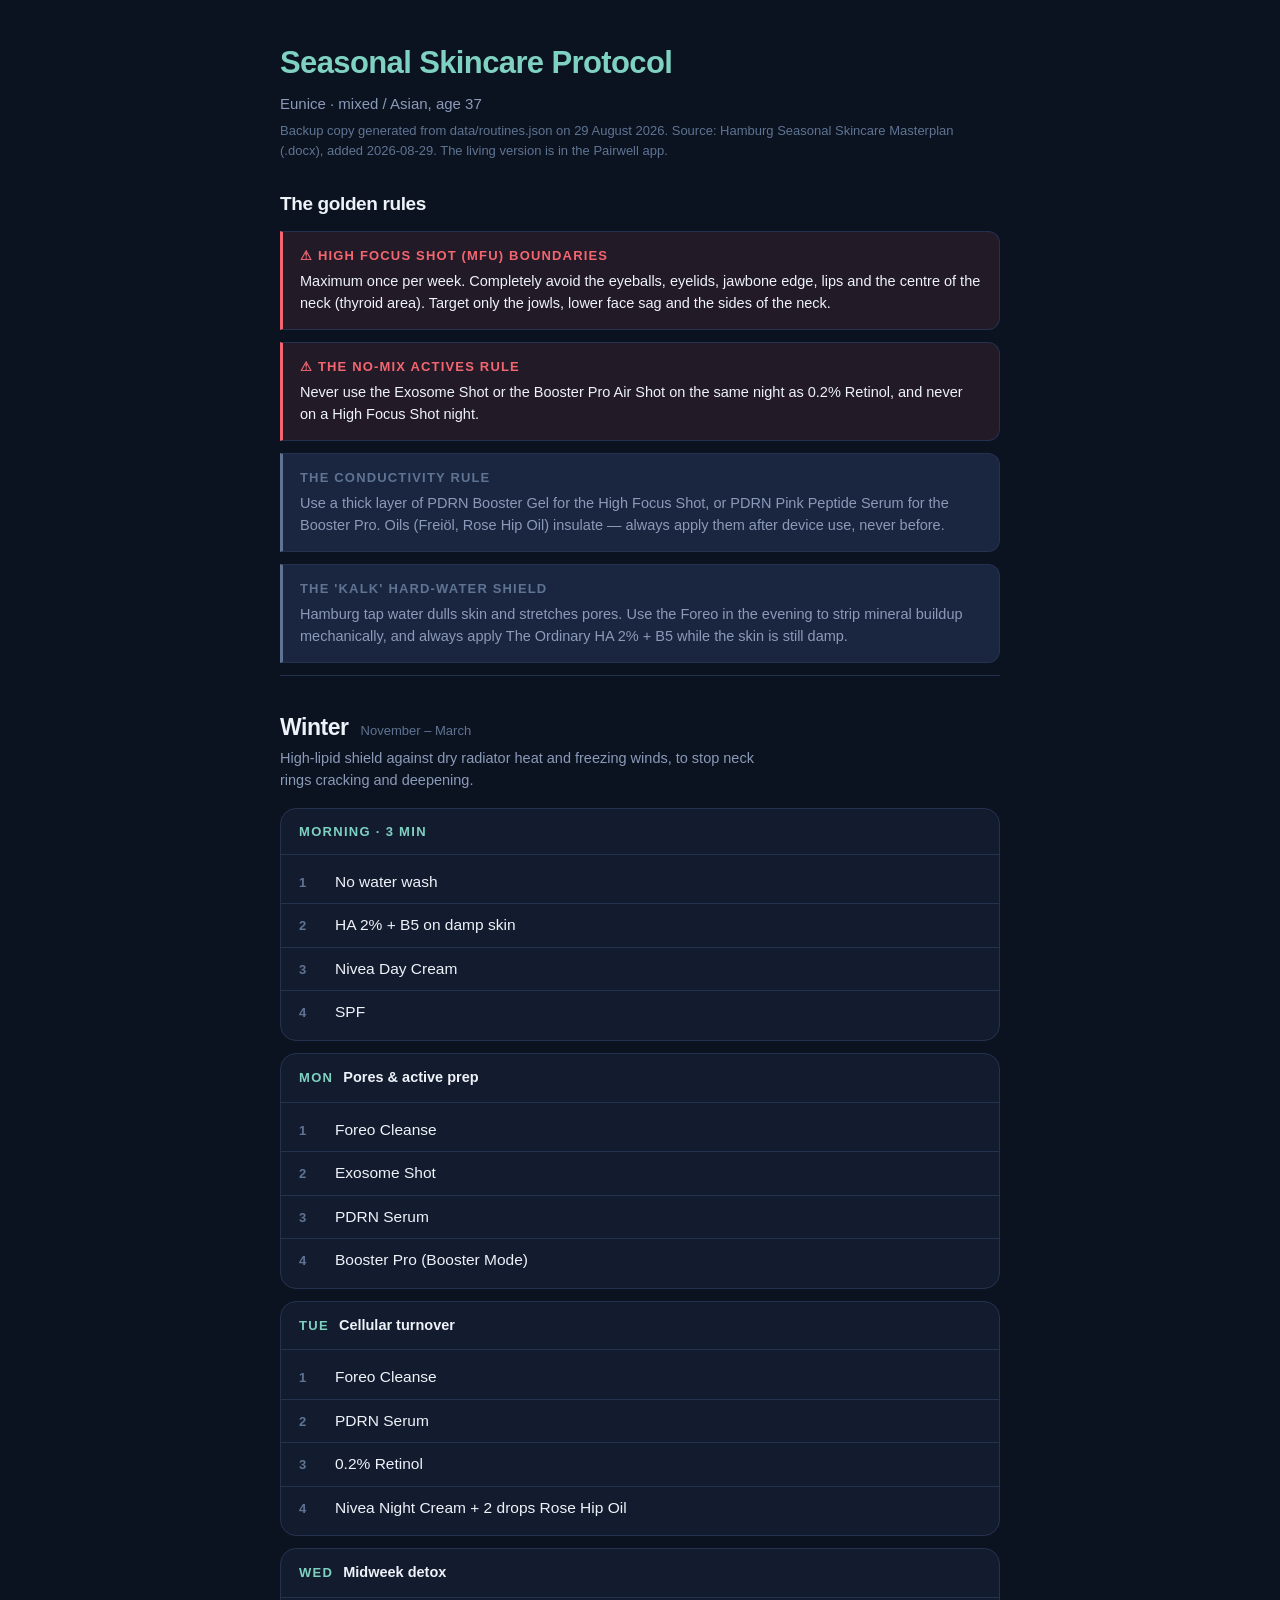
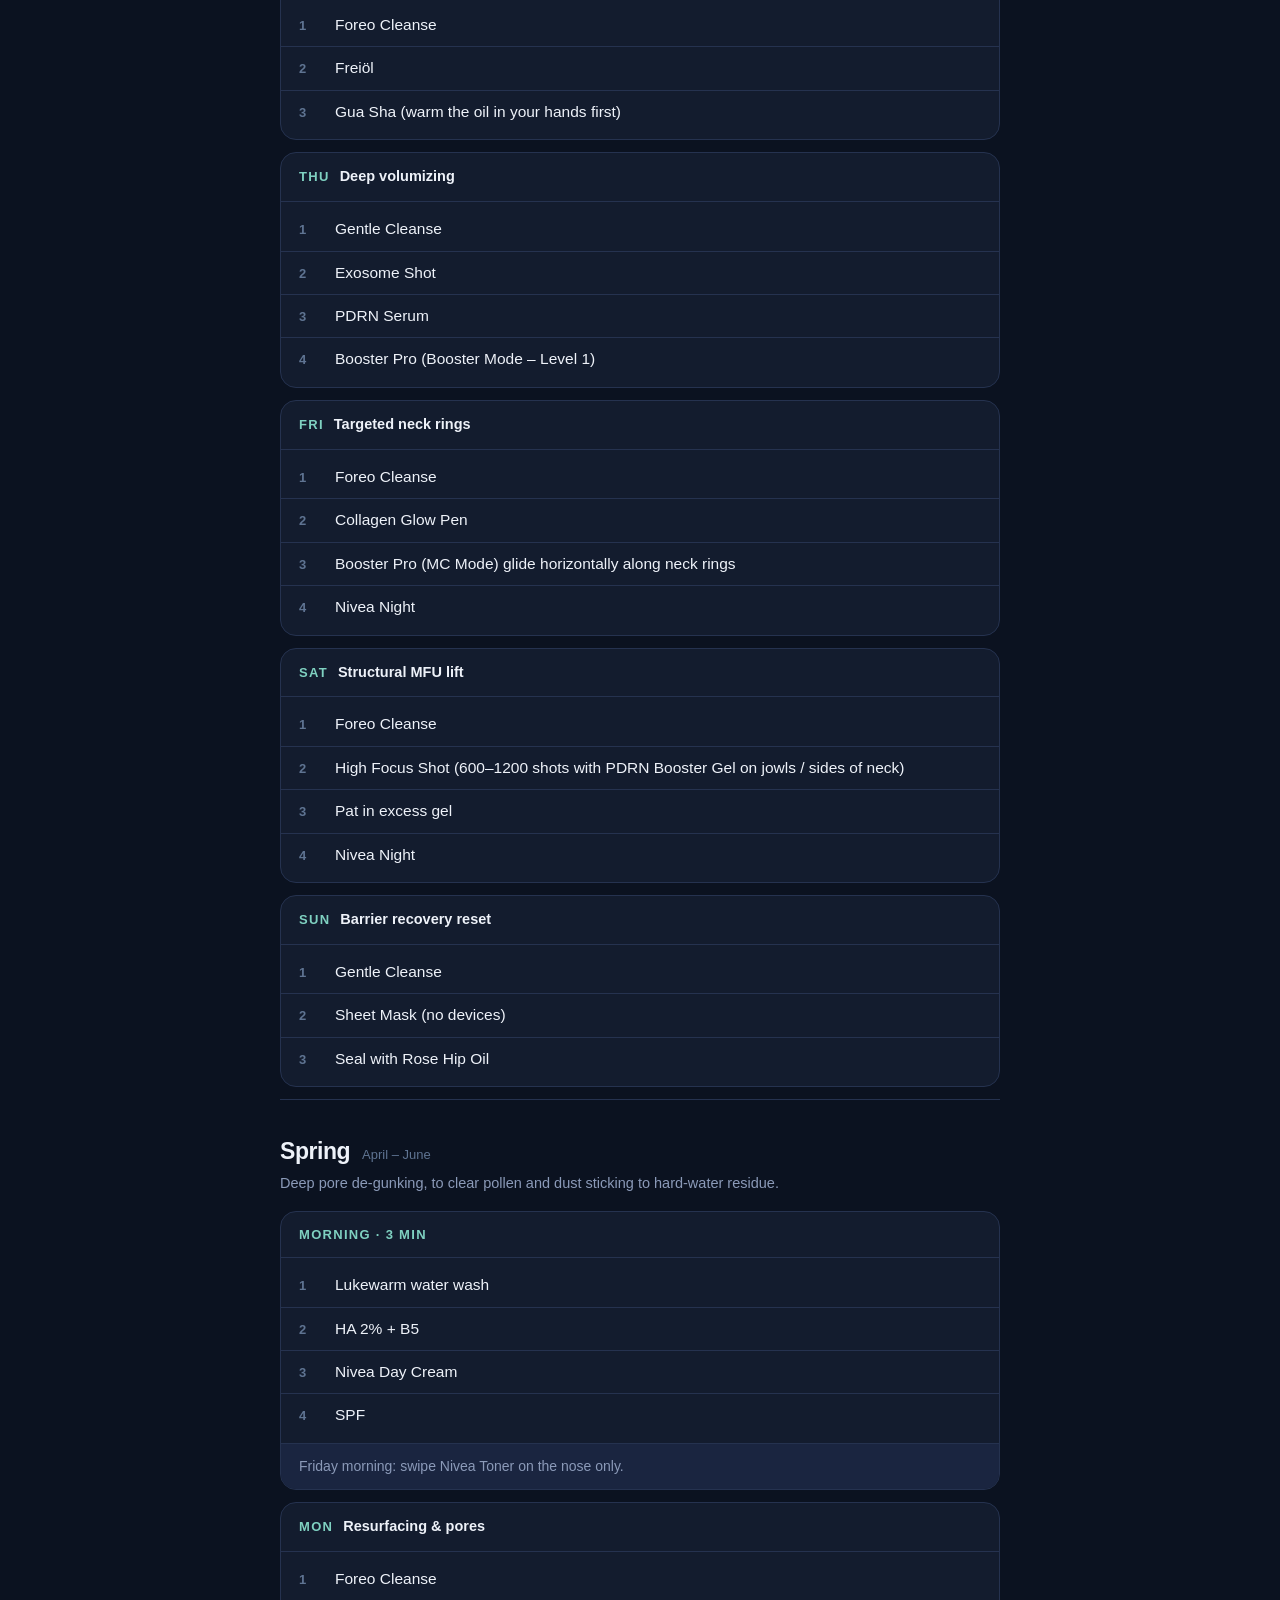
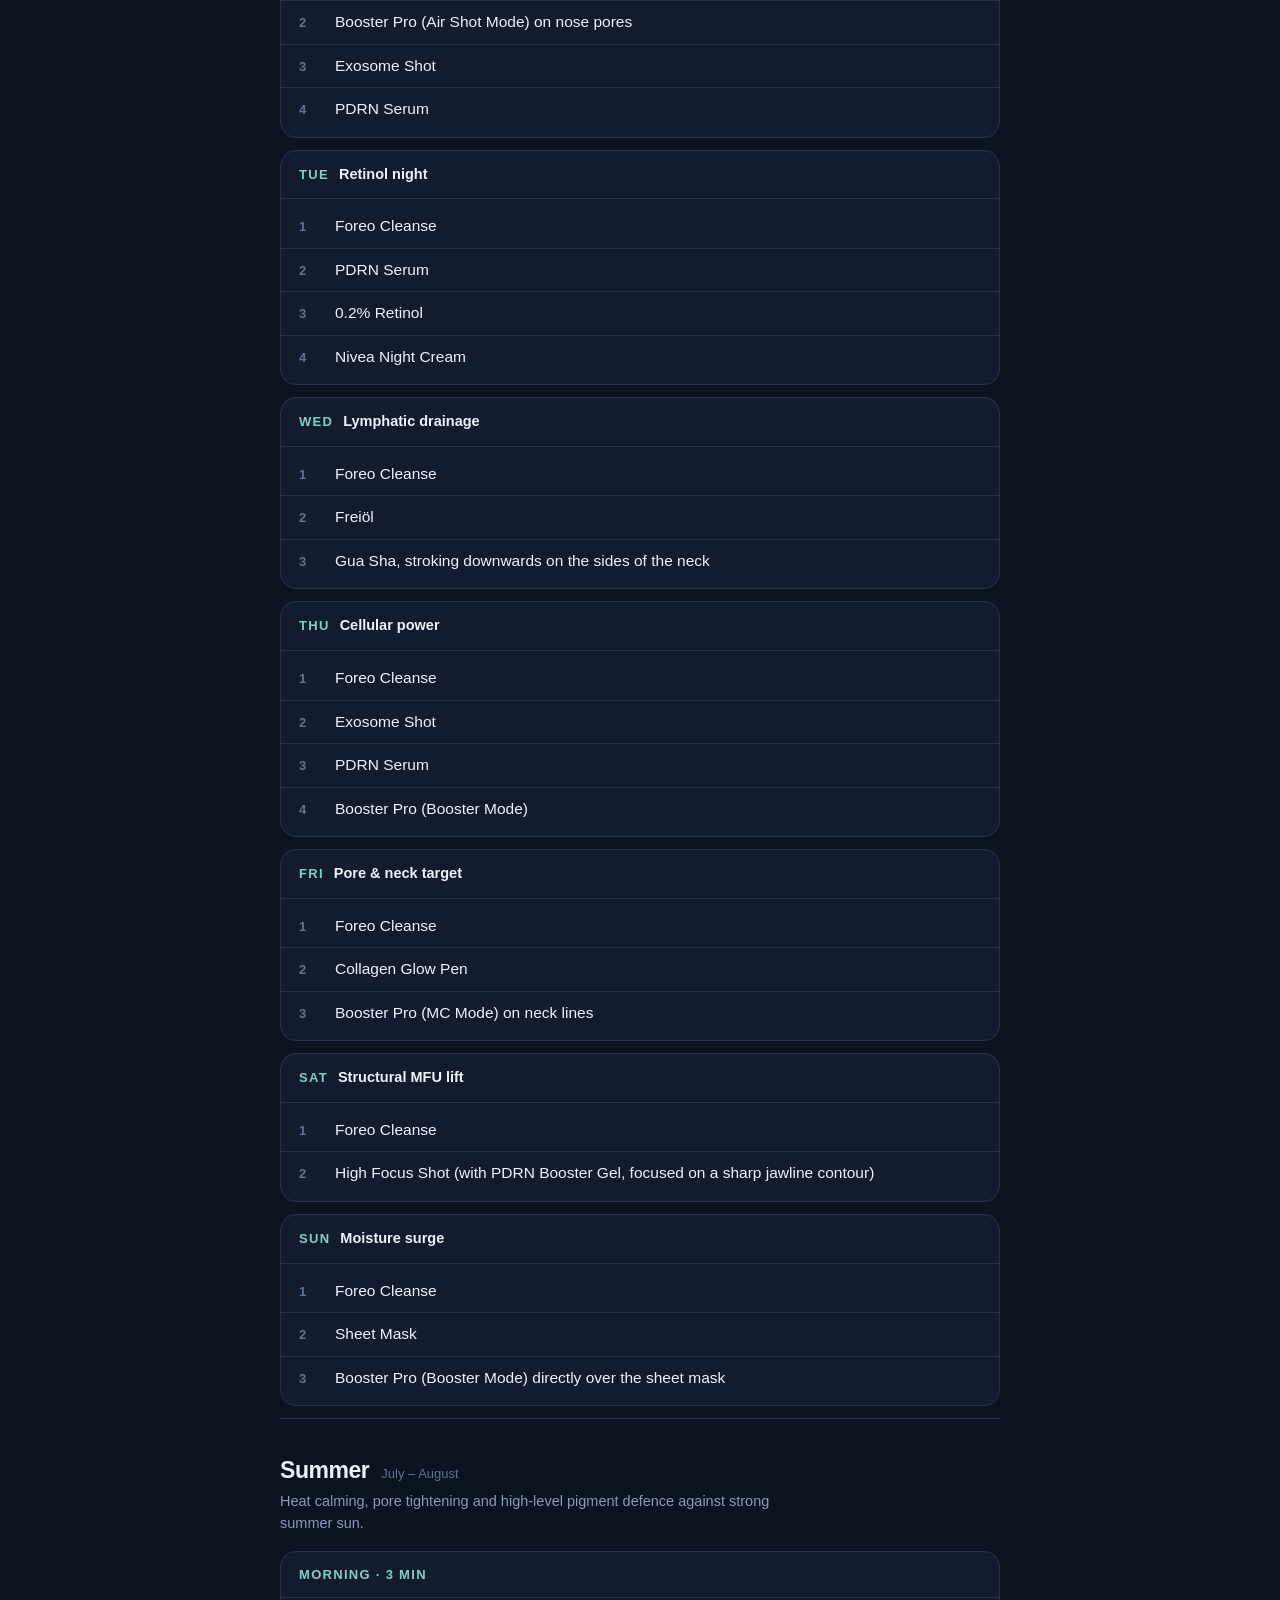
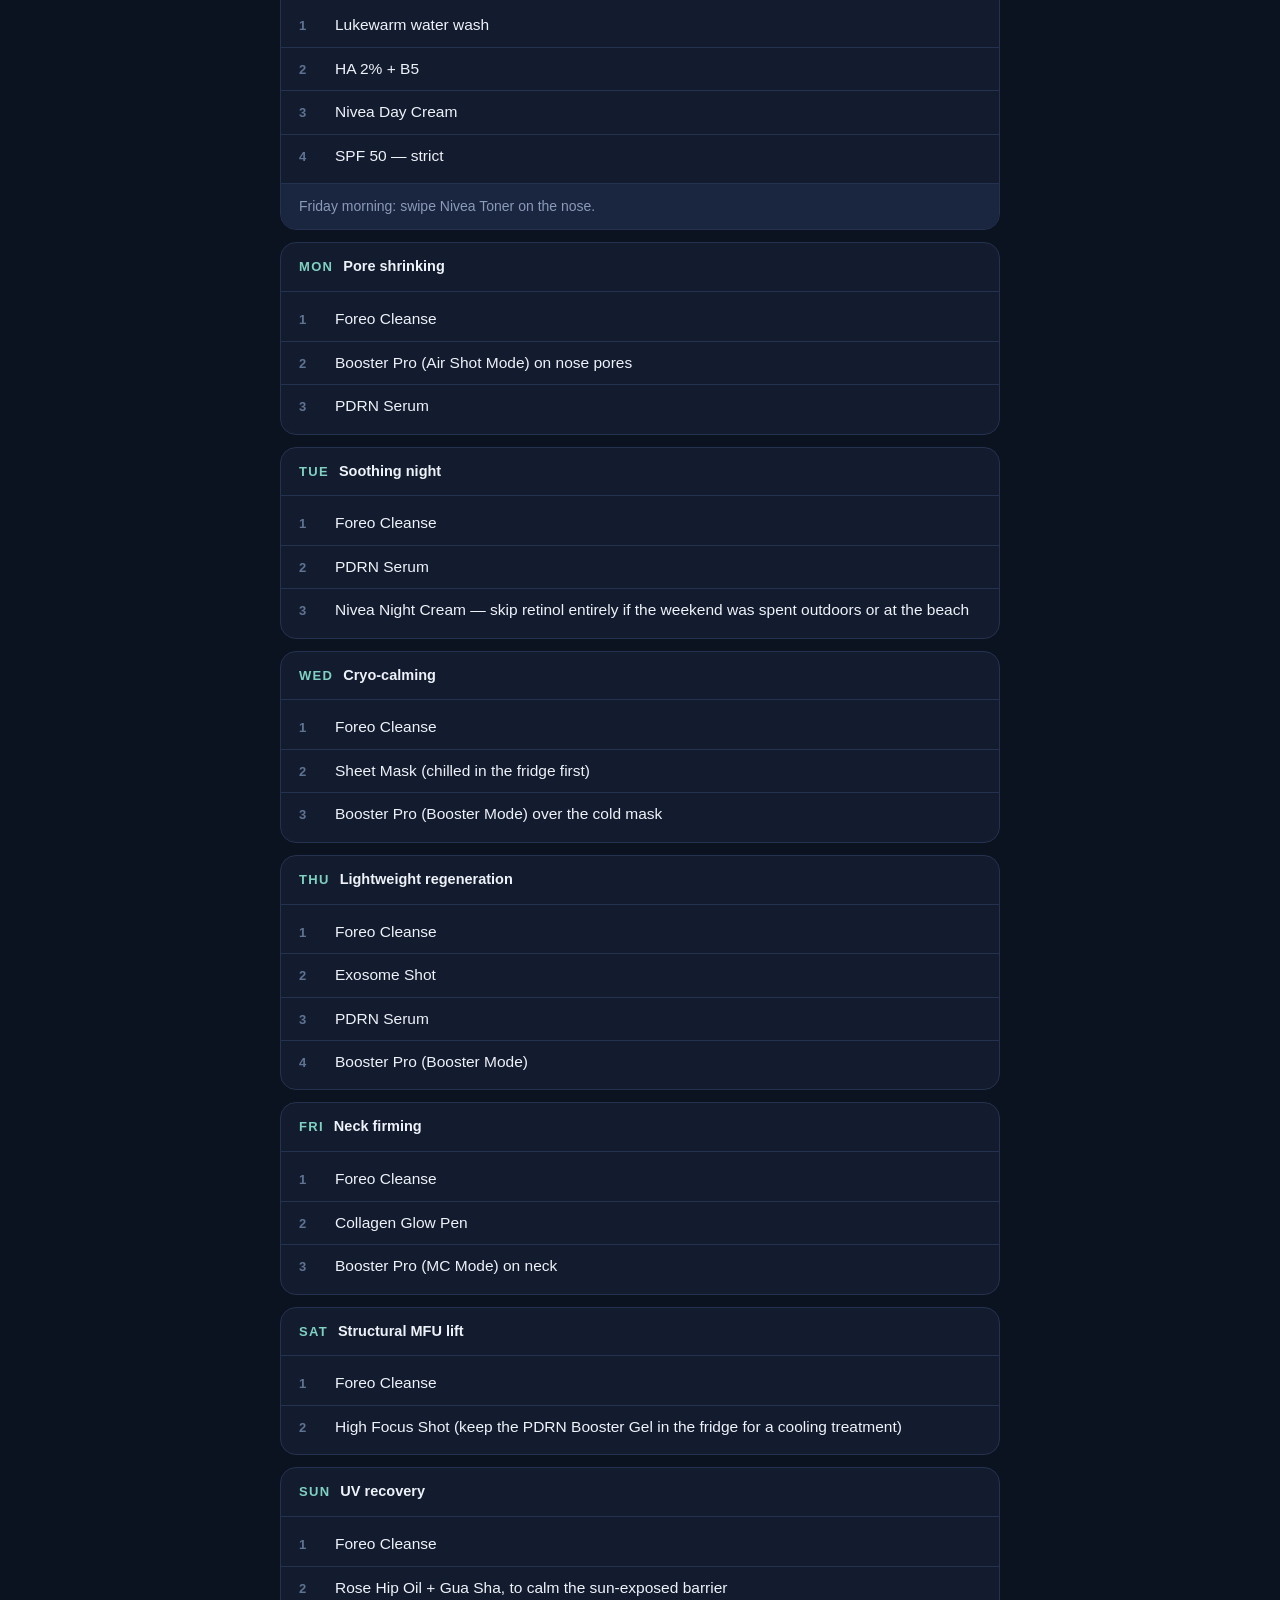
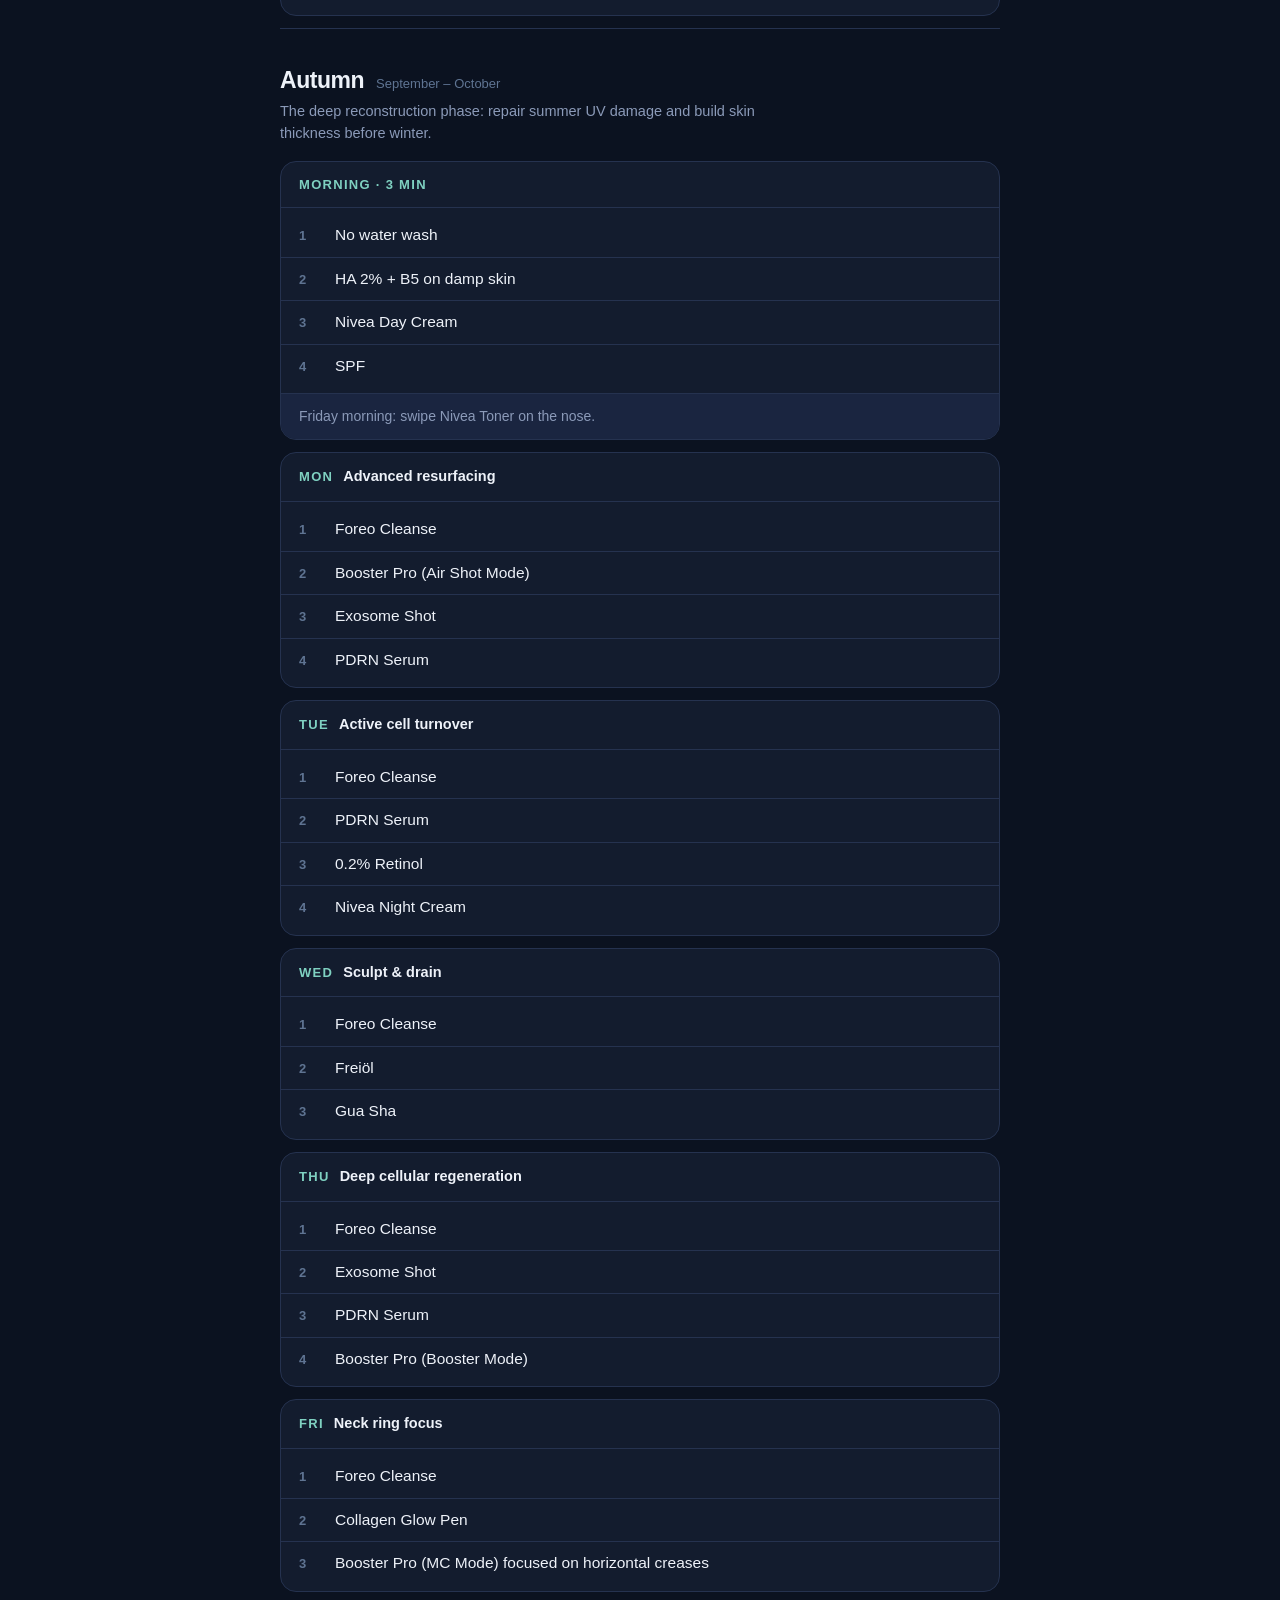
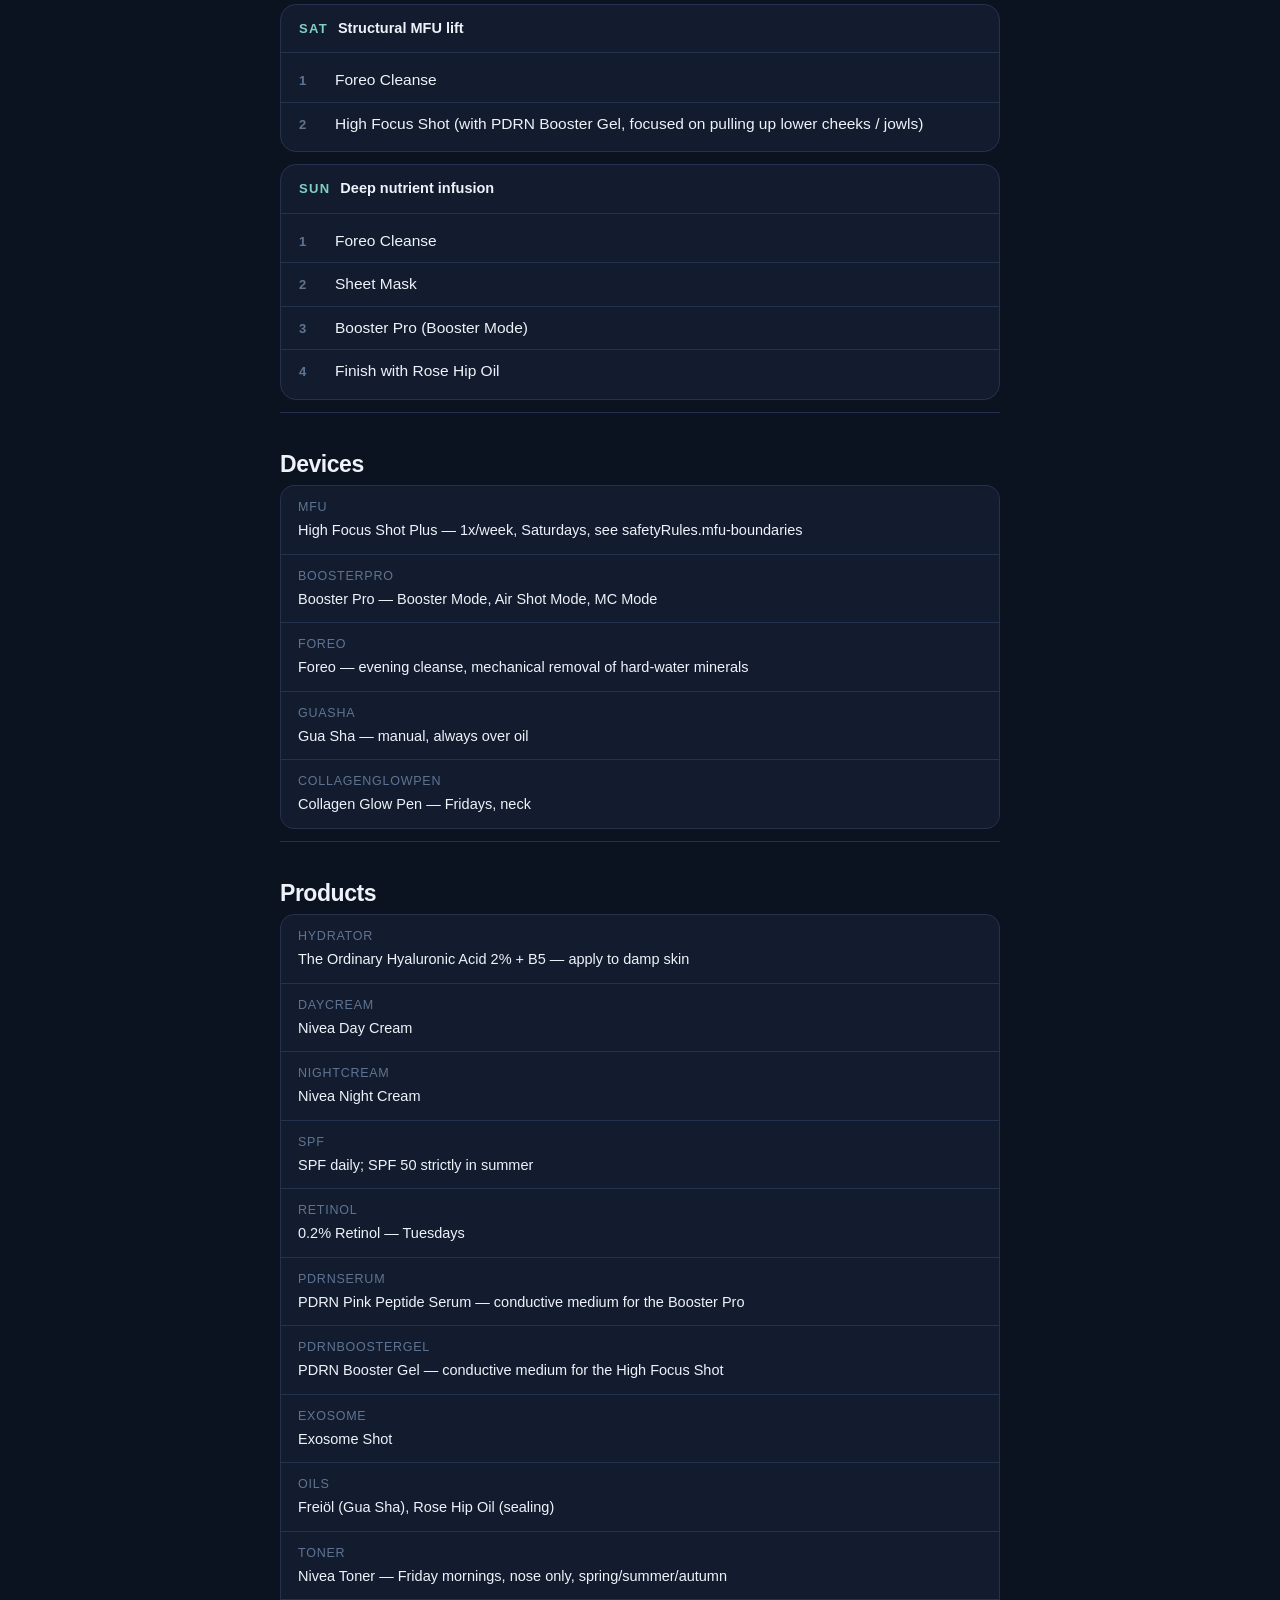
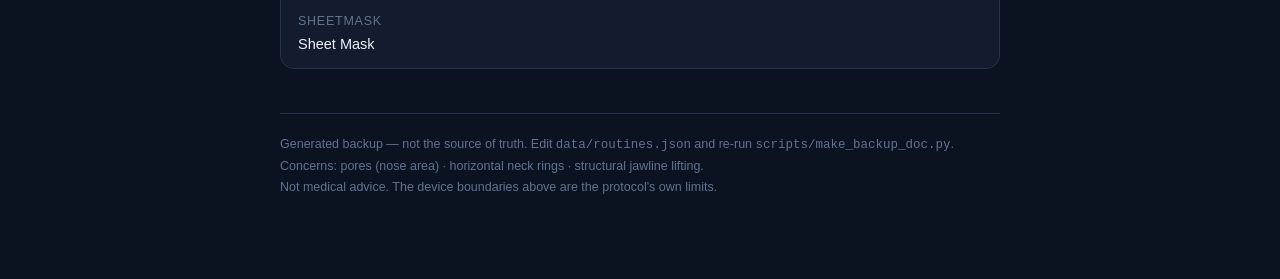
<file: backups/eunice-skincare-protocol.html>
<!DOCTYPE html>
<html lang="en">
<head>
<meta charset="utf-8">
<meta name="viewport" content="width=device-width, initial-scale=1">
<title>Eunice · Seasonal Skincare Protocol</title>
<style>
:root{--bg:#0B1220;--surface:#131C2E;--surface-2:#1A2540;--line:#25324F;
--text:#EEF2F9;--muted:#8B9AB8;--muted2:#5f7492;--accent:#7FD1C1;--crit:#F4666F}
*{box-sizing:border-box}
body{background:var(--bg);color:var(--text);
font-family:-apple-system,BlinkMacSystemFont,"Segoe UI",Roboto,sans-serif;
-webkit-font-smoothing:antialiased;line-height:1.5;
max-width:760px;margin:0 auto;padding:40px 20px 80px}
h1{font-size:31px;font-weight:700;letter-spacing:-.02em;margin:0 0 6px;color:var(--accent)}
.lede{color:var(--muted);font-size:15px;margin:0 0 6px}
.meta{color:var(--muted2);font-size:13px;margin:0 0 30px}
h2{font-size:23px;font-weight:700;letter-spacing:-.02em;margin:0}
.shead{display:flex;align-items:baseline;gap:12px;flex-wrap:wrap;
padding-top:34px;margin-bottom:4px;border-top:1px solid var(--line)}
.months{font-size:13px;color:var(--muted2)}
.goal{color:var(--muted);font-size:14.5px;margin:0 0 16px;max-width:62ch}
.card,.night{background:var(--surface);border:1px solid var(--line);
border-radius:16px;margin-bottom:12px;overflow:hidden}
.ch,.nh{padding:13px 18px;border-bottom:1px solid var(--line);
font-size:13px;font-weight:700;letter-spacing:.1em;text-transform:uppercase;color:var(--accent)}
.nh{display:flex;gap:10px;align-items:baseline;flex-wrap:wrap}
.nh b{color:var(--accent)}
.nh span{font-size:14.5px;font-weight:600;letter-spacing:0;text-transform:none;color:var(--text)}
ol.steps{list-style:none;margin:0;padding:6px 0}
ol.steps li{display:grid;grid-template-columns:24px 1fr;gap:12px;padding:10px 18px;align-items:baseline}
ol.steps li+li{border-top:1px solid var(--line)}
.n{font-size:13px;font-weight:700;color:var(--muted2);font-variant-numeric:tabular-nums}
.t{font-size:15.5px;line-height:1.45}
.extra{padding:12px 18px;border-top:1px solid var(--line);
font-size:14px;color:var(--muted);background:var(--surface-2)}
.rule{border:1px solid var(--line);border-left:3px solid var(--muted2);
background:var(--surface-2);border-radius:0 12px 12px 0;padding:14px 17px;margin-bottom:12px}
.rule.critical{border-left-color:var(--crit);background:rgba(244,102,111,.10)}
.rt{font-size:13px;font-weight:700;letter-spacing:.09em;text-transform:uppercase;
color:var(--muted2);margin-bottom:6px}
.rule.critical .rt{color:var(--crit)}
.rule p{margin:0;font-size:14.5px;color:var(--muted)}
.rule.critical p{color:var(--text)}
dl{display:grid;gap:1px;background:var(--line);border:1px solid var(--line);
border-radius:14px;overflow:hidden;margin:0 0 12px}
dl>div{background:var(--surface);padding:12px 17px}
dt{font-size:12.5px;letter-spacing:.06em;text-transform:uppercase;color:var(--muted2);margin-bottom:3px}
dd{margin:0;font-size:14.5px;color:var(--text)}
footer{margin-top:44px;padding-top:20px;border-top:1px solid var(--line);
font-size:12.5px;color:var(--muted2);line-height:1.7}
@media print{
  body{background:#fff;color:#111;max-width:none}
  .card,.night,.rule,dl>div{background:#fff;border-color:#ccc}
  h1,.ch,.nh b,.rule.critical .rt{color:#000}
  .season,.night,.rule{break-inside:avoid}
}
</style>
</head>
<body>
<h1>Seasonal Skincare Protocol</h1>
<p class="lede">Eunice &middot; mixed / Asian, age 37</p>
<p class="meta">Backup copy generated from data/routines.json on 29 August 2026.
Source: Hamburg Seasonal Skincare Masterplan (.docx), added 2026-08-29. The living version is in the Pairwell app.</p>

<h2 style="font-size:19px;margin-bottom:12px">The golden rules</h2>
<div class="rule critical"><div class="rt">&#9888; High Focus Shot (MFU) boundaries</div><p>Maximum once per week. Completely avoid the eyeballs, eyelids, jawbone edge, lips and the centre of the neck (thyroid area). Target only the jowls, lower face sag and the sides of the neck.</p></div><div class="rule critical"><div class="rt">&#9888; The no-mix actives rule</div><p>Never use the Exosome Shot or the Booster Pro Air Shot on the same night as 0.2% Retinol, and never on a High Focus Shot night.</p></div><div class="rule"><div class="rt">The conductivity rule</div><p>Use a thick layer of PDRN Booster Gel for the High Focus Shot, or PDRN Pink Peptide Serum for the Booster Pro. Oils (Freiöl, Rose Hip Oil) insulate — always apply them after device use, never before.</p></div><div class="rule"><div class="rt">The &#x27;Kalk&#x27; hard-water shield</div><p>Hamburg tap water dulls skin and stretches pores. Use the Foreo in the evening to strip mineral buildup mechanically, and always apply The Ordinary HA 2% + B5 while the skin is still damp.</p></div>

<section class="season" id="winter"><div class="shead"><h2>Winter</h2><span class="months">November – March</span></div><p class="goal">High-lipid shield against dry radiator heat and freezing winds, to stop neck rings cracking and deepening.</p><div class="card"><div class="ch">Morning &middot; 3 min</div><ol class="steps"><li><span class="n">1</span><div class="t">No water wash</div></li><li><span class="n">2</span><div class="t">HA 2% + B5 on damp skin</div></li><li><span class="n">3</span><div class="t">Nivea Day Cream</div></li><li><span class="n">4</span><div class="t">SPF</div></li></ol></div><div class="nights"><div class="night"><div class="nh"><b>Mon</b><span>Pores &amp; active prep</span></div><ol class="steps"><li><span class="n">1</span><div class="t">Foreo Cleanse</div></li><li><span class="n">2</span><div class="t">Exosome Shot</div></li><li><span class="n">3</span><div class="t">PDRN Serum</div></li><li><span class="n">4</span><div class="t">Booster Pro (Booster Mode)</div></li></ol></div><div class="night"><div class="nh"><b>Tue</b><span>Cellular turnover</span></div><ol class="steps"><li><span class="n">1</span><div class="t">Foreo Cleanse</div></li><li><span class="n">2</span><div class="t">PDRN Serum</div></li><li><span class="n">3</span><div class="t">0.2% Retinol</div></li><li><span class="n">4</span><div class="t">Nivea Night Cream + 2 drops Rose Hip Oil</div></li></ol></div><div class="night"><div class="nh"><b>Wed</b><span>Midweek detox</span></div><ol class="steps"><li><span class="n">1</span><div class="t">Foreo Cleanse</div></li><li><span class="n">2</span><div class="t">Freiöl</div></li><li><span class="n">3</span><div class="t">Gua Sha (warm the oil in your hands first)</div></li></ol></div><div class="night"><div class="nh"><b>Thu</b><span>Deep volumizing</span></div><ol class="steps"><li><span class="n">1</span><div class="t">Gentle Cleanse</div></li><li><span class="n">2</span><div class="t">Exosome Shot</div></li><li><span class="n">3</span><div class="t">PDRN Serum</div></li><li><span class="n">4</span><div class="t">Booster Pro (Booster Mode – Level 1)</div></li></ol></div><div class="night"><div class="nh"><b>Fri</b><span>Targeted neck rings</span></div><ol class="steps"><li><span class="n">1</span><div class="t">Foreo Cleanse</div></li><li><span class="n">2</span><div class="t">Collagen Glow Pen</div></li><li><span class="n">3</span><div class="t">Booster Pro (MC Mode) glide horizontally along neck rings</div></li><li><span class="n">4</span><div class="t">Nivea Night</div></li></ol></div><div class="night"><div class="nh"><b>Sat</b><span>Structural MFU lift</span></div><ol class="steps"><li><span class="n">1</span><div class="t">Foreo Cleanse</div></li><li><span class="n">2</span><div class="t">High Focus Shot (600–1200 shots with PDRN Booster Gel on jowls / sides of neck)</div></li><li><span class="n">3</span><div class="t">Pat in excess gel</div></li><li><span class="n">4</span><div class="t">Nivea Night</div></li></ol></div><div class="night"><div class="nh"><b>Sun</b><span>Barrier recovery reset</span></div><ol class="steps"><li><span class="n">1</span><div class="t">Gentle Cleanse</div></li><li><span class="n">2</span><div class="t">Sheet Mask (no devices)</div></li><li><span class="n">3</span><div class="t">Seal with Rose Hip Oil</div></li></ol></div></div></section><section class="season" id="spring"><div class="shead"><h2>Spring</h2><span class="months">April – June</span></div><p class="goal">Deep pore de-gunking, to clear pollen and dust sticking to hard-water residue.</p><div class="card"><div class="ch">Morning &middot; 3 min</div><ol class="steps"><li><span class="n">1</span><div class="t">Lukewarm water wash</div></li><li><span class="n">2</span><div class="t">HA 2% + B5</div></li><li><span class="n">3</span><div class="t">Nivea Day Cream</div></li><li><span class="n">4</span><div class="t">SPF</div></li></ol><div class="extra">Friday morning: swipe Nivea Toner on the nose only.</div></div><div class="nights"><div class="night"><div class="nh"><b>Mon</b><span>Resurfacing &amp; pores</span></div><ol class="steps"><li><span class="n">1</span><div class="t">Foreo Cleanse</div></li><li><span class="n">2</span><div class="t">Booster Pro (Air Shot Mode) on nose pores</div></li><li><span class="n">3</span><div class="t">Exosome Shot</div></li><li><span class="n">4</span><div class="t">PDRN Serum</div></li></ol></div><div class="night"><div class="nh"><b>Tue</b><span>Retinol night</span></div><ol class="steps"><li><span class="n">1</span><div class="t">Foreo Cleanse</div></li><li><span class="n">2</span><div class="t">PDRN Serum</div></li><li><span class="n">3</span><div class="t">0.2% Retinol</div></li><li><span class="n">4</span><div class="t">Nivea Night Cream</div></li></ol></div><div class="night"><div class="nh"><b>Wed</b><span>Lymphatic drainage</span></div><ol class="steps"><li><span class="n">1</span><div class="t">Foreo Cleanse</div></li><li><span class="n">2</span><div class="t">Freiöl</div></li><li><span class="n">3</span><div class="t">Gua Sha, stroking downwards on the sides of the neck</div></li></ol></div><div class="night"><div class="nh"><b>Thu</b><span>Cellular power</span></div><ol class="steps"><li><span class="n">1</span><div class="t">Foreo Cleanse</div></li><li><span class="n">2</span><div class="t">Exosome Shot</div></li><li><span class="n">3</span><div class="t">PDRN Serum</div></li><li><span class="n">4</span><div class="t">Booster Pro (Booster Mode)</div></li></ol></div><div class="night"><div class="nh"><b>Fri</b><span>Pore &amp; neck target</span></div><ol class="steps"><li><span class="n">1</span><div class="t">Foreo Cleanse</div></li><li><span class="n">2</span><div class="t">Collagen Glow Pen</div></li><li><span class="n">3</span><div class="t">Booster Pro (MC Mode) on neck lines</div></li></ol></div><div class="night"><div class="nh"><b>Sat</b><span>Structural MFU lift</span></div><ol class="steps"><li><span class="n">1</span><div class="t">Foreo Cleanse</div></li><li><span class="n">2</span><div class="t">High Focus Shot (with PDRN Booster Gel, focused on a sharp jawline contour)</div></li></ol></div><div class="night"><div class="nh"><b>Sun</b><span>Moisture surge</span></div><ol class="steps"><li><span class="n">1</span><div class="t">Foreo Cleanse</div></li><li><span class="n">2</span><div class="t">Sheet Mask</div></li><li><span class="n">3</span><div class="t">Booster Pro (Booster Mode) directly over the sheet mask</div></li></ol></div></div></section><section class="season" id="summer"><div class="shead"><h2>Summer</h2><span class="months">July – August</span></div><p class="goal">Heat calming, pore tightening and high-level pigment defence against strong summer sun.</p><div class="card"><div class="ch">Morning &middot; 3 min</div><ol class="steps"><li><span class="n">1</span><div class="t">Lukewarm water wash</div></li><li><span class="n">2</span><div class="t">HA 2% + B5</div></li><li><span class="n">3</span><div class="t">Nivea Day Cream</div></li><li><span class="n">4</span><div class="t">SPF 50 — strict</div></li></ol><div class="extra">Friday morning: swipe Nivea Toner on the nose.</div></div><div class="nights"><div class="night"><div class="nh"><b>Mon</b><span>Pore shrinking</span></div><ol class="steps"><li><span class="n">1</span><div class="t">Foreo Cleanse</div></li><li><span class="n">2</span><div class="t">Booster Pro (Air Shot Mode) on nose pores</div></li><li><span class="n">3</span><div class="t">PDRN Serum</div></li></ol></div><div class="night"><div class="nh"><b>Tue</b><span>Soothing night</span></div><ol class="steps"><li><span class="n">1</span><div class="t">Foreo Cleanse</div></li><li><span class="n">2</span><div class="t">PDRN Serum</div></li><li><span class="n">3</span><div class="t">Nivea Night Cream — skip retinol entirely if the weekend was spent outdoors or at the beach</div></li></ol></div><div class="night"><div class="nh"><b>Wed</b><span>Cryo-calming</span></div><ol class="steps"><li><span class="n">1</span><div class="t">Foreo Cleanse</div></li><li><span class="n">2</span><div class="t">Sheet Mask (chilled in the fridge first)</div></li><li><span class="n">3</span><div class="t">Booster Pro (Booster Mode) over the cold mask</div></li></ol></div><div class="night"><div class="nh"><b>Thu</b><span>Lightweight regeneration</span></div><ol class="steps"><li><span class="n">1</span><div class="t">Foreo Cleanse</div></li><li><span class="n">2</span><div class="t">Exosome Shot</div></li><li><span class="n">3</span><div class="t">PDRN Serum</div></li><li><span class="n">4</span><div class="t">Booster Pro (Booster Mode)</div></li></ol></div><div class="night"><div class="nh"><b>Fri</b><span>Neck firming</span></div><ol class="steps"><li><span class="n">1</span><div class="t">Foreo Cleanse</div></li><li><span class="n">2</span><div class="t">Collagen Glow Pen</div></li><li><span class="n">3</span><div class="t">Booster Pro (MC Mode) on neck</div></li></ol></div><div class="night"><div class="nh"><b>Sat</b><span>Structural MFU lift</span></div><ol class="steps"><li><span class="n">1</span><div class="t">Foreo Cleanse</div></li><li><span class="n">2</span><div class="t">High Focus Shot (keep the PDRN Booster Gel in the fridge for a cooling treatment)</div></li></ol></div><div class="night"><div class="nh"><b>Sun</b><span>UV recovery</span></div><ol class="steps"><li><span class="n">1</span><div class="t">Foreo Cleanse</div></li><li><span class="n">2</span><div class="t">Rose Hip Oil + Gua Sha, to calm the sun-exposed barrier</div></li></ol></div></div></section><section class="season" id="autumn"><div class="shead"><h2>Autumn</h2><span class="months">September – October</span></div><p class="goal">The deep reconstruction phase: repair summer UV damage and build skin thickness before winter.</p><div class="card"><div class="ch">Morning &middot; 3 min</div><ol class="steps"><li><span class="n">1</span><div class="t">No water wash</div></li><li><span class="n">2</span><div class="t">HA 2% + B5 on damp skin</div></li><li><span class="n">3</span><div class="t">Nivea Day Cream</div></li><li><span class="n">4</span><div class="t">SPF</div></li></ol><div class="extra">Friday morning: swipe Nivea Toner on the nose.</div></div><div class="nights"><div class="night"><div class="nh"><b>Mon</b><span>Advanced resurfacing</span></div><ol class="steps"><li><span class="n">1</span><div class="t">Foreo Cleanse</div></li><li><span class="n">2</span><div class="t">Booster Pro (Air Shot Mode)</div></li><li><span class="n">3</span><div class="t">Exosome Shot</div></li><li><span class="n">4</span><div class="t">PDRN Serum</div></li></ol></div><div class="night"><div class="nh"><b>Tue</b><span>Active cell turnover</span></div><ol class="steps"><li><span class="n">1</span><div class="t">Foreo Cleanse</div></li><li><span class="n">2</span><div class="t">PDRN Serum</div></li><li><span class="n">3</span><div class="t">0.2% Retinol</div></li><li><span class="n">4</span><div class="t">Nivea Night Cream</div></li></ol></div><div class="night"><div class="nh"><b>Wed</b><span>Sculpt &amp; drain</span></div><ol class="steps"><li><span class="n">1</span><div class="t">Foreo Cleanse</div></li><li><span class="n">2</span><div class="t">Freiöl</div></li><li><span class="n">3</span><div class="t">Gua Sha</div></li></ol></div><div class="night"><div class="nh"><b>Thu</b><span>Deep cellular regeneration</span></div><ol class="steps"><li><span class="n">1</span><div class="t">Foreo Cleanse</div></li><li><span class="n">2</span><div class="t">Exosome Shot</div></li><li><span class="n">3</span><div class="t">PDRN Serum</div></li><li><span class="n">4</span><div class="t">Booster Pro (Booster Mode)</div></li></ol></div><div class="night"><div class="nh"><b>Fri</b><span>Neck ring focus</span></div><ol class="steps"><li><span class="n">1</span><div class="t">Foreo Cleanse</div></li><li><span class="n">2</span><div class="t">Collagen Glow Pen</div></li><li><span class="n">3</span><div class="t">Booster Pro (MC Mode) focused on horizontal creases</div></li></ol></div><div class="night"><div class="nh"><b>Sat</b><span>Structural MFU lift</span></div><ol class="steps"><li><span class="n">1</span><div class="t">Foreo Cleanse</div></li><li><span class="n">2</span><div class="t">High Focus Shot (with PDRN Booster Gel, focused on pulling up lower cheeks / jowls)</div></li></ol></div><div class="night"><div class="nh"><b>Sun</b><span>Deep nutrient infusion</span></div><ol class="steps"><li><span class="n">1</span><div class="t">Foreo Cleanse</div></li><li><span class="n">2</span><div class="t">Sheet Mask</div></li><li><span class="n">3</span><div class="t">Booster Pro (Booster Mode)</div></li><li><span class="n">4</span><div class="t">Finish with Rose Hip Oil</div></li></ol></div></div></section>

<div class="shead"><h2>Devices</h2></div>
<dl><div><dt>mfu</dt><dd>High Focus Shot Plus — 1x/week, Saturdays, see safetyRules.mfu-boundaries</dd></div><div><dt>boosterPro</dt><dd>Booster Pro — Booster Mode, Air Shot Mode, MC Mode</dd></div><div><dt>foreo</dt><dd>Foreo — evening cleanse, mechanical removal of hard-water minerals</dd></div><div><dt>guaSha</dt><dd>Gua Sha — manual, always over oil</dd></div><div><dt>collagenGlowPen</dt><dd>Collagen Glow Pen — Fridays, neck</dd></div></dl>
<div class="shead"><h2>Products</h2></div>
<dl><div><dt>hydrator</dt><dd>The Ordinary Hyaluronic Acid 2% + B5 — apply to damp skin</dd></div><div><dt>dayCream</dt><dd>Nivea Day Cream</dd></div><div><dt>nightCream</dt><dd>Nivea Night Cream</dd></div><div><dt>spf</dt><dd>SPF daily; SPF 50 strictly in summer</dd></div><div><dt>retinol</dt><dd>0.2% Retinol — Tuesdays</dd></div><div><dt>pdrnSerum</dt><dd>PDRN Pink Peptide Serum — conductive medium for the Booster Pro</dd></div><div><dt>pdrnBoosterGel</dt><dd>PDRN Booster Gel — conductive medium for the High Focus Shot</dd></div><div><dt>exosome</dt><dd>Exosome Shot</dd></div><div><dt>oils</dt><dd>Freiöl (Gua Sha), Rose Hip Oil (sealing)</dd></div><div><dt>toner</dt><dd>Nivea Toner — Friday mornings, nose only, spring/summer/autumn</dd></div><div><dt>sheetMask</dt><dd>Sheet Mask</dd></div></dl>

<footer>
Generated backup &mdash; not the source of truth. Edit <code>data/routines.json</code>
and re-run <code>scripts/make_backup_doc.py</code>.<br>
Concerns: pores (nose area) · horizontal neck rings · structural jawline lifting.<br>
Not medical advice. The device boundaries above are the protocol's own limits.
</footer>
</body>
</html>
</file>
<file: app.css>
/* Pairwell — shared tokens and shared components.
   The single definition of the palette. Pages must not redefine these.
   Cached by the service worker like any other file, so offline is unaffected. */

:root{
  --bg:#0B1220;
  --surface:#131C2E;
  --surface-2:#1A2540;
  --line:#25324F;
  --text:#EEF2F9;
  --muted:#8B9AB8;
  --muted2:#8093AF;   /* 4.85:1 on --surface-2, the worst case. Was #5f7492 = 3.18. */

  --skin:#7FD1C1;
  --hair:#C9A6F2;
  --train:#5A8DEE;
  --food:#F2A65A;
  --style:#E8899E;

  /* person colours — same hues as the workout module already used */
  --philipp:#5A8DEE;
  --eunice:#C9A6F2;

  /* Critical-rule red. Pale on the dark ground, deep on the light one —
     white/pale reds drop to 2.5:1 over a light fill. */
  --warn:#F4666F;
  --warn-fill:rgba(244,102,111,.14);

  --r:18px;

  /* smallest comfortable touch target */
  --tap:44px;

  /* Three type roles, all resident on the device — the zero-external-requests
     rule rules out web fonts. Same system the audit documents use:
       --f-ui    what you scan: step names, buttons, navigation
       --f-read  what you read: notes, cues, explanations
       --f-data  what you check: labels, counts, loads, durations */
  --f-ui:-apple-system,BlinkMacSystemFont,"Segoe UI",Roboto,sans-serif;
  --f-read:ui-serif,"New York",Georgia,"Times New Roman",serif;
  --f-data:ui-monospace,SFMono-Regular,"SF Mono",Menlo,monospace;

  /* bottom bar height + safe area, so pages can pad themselves clear of it */
  --bar:calc(58px + env(safe-area-inset-bottom));
}

*{box-sizing:border-box;-webkit-tap-highlight-color:transparent}
html,body{margin:0;padding:0}

/* ---------- person switcher ---------------------------------------------
   Present on every page. One tap, persisted immediately, applies app-wide. */

/* Sticky, because the person switcher is useless once it has scrolled away
   and the Kitchen page is nine screens long. Opaque for the same reason the
   tab bar is: what scrolls underneath must not decide the contrast. */
.pw-bar{
  position:sticky;top:0;z-index:15;
  display:flex;
  align-items:center;
  justify-content:space-between;
  gap:12px;
  margin-bottom:22px;
  padding:8px 0;
  background:var(--bg);
  border-bottom:1px solid transparent;
}
/* The rule appears only once the bar is actually holding position, so it
   reads as a divider rather than as decoration at rest. */
.pw-bar.stuck{border-bottom-color:var(--line)}

.pw-back{
  display:inline-flex;align-items:center;gap:7px;
  min-height:var(--tap);
  color:var(--muted);
  text-decoration:none;
  font-size:15px;
  background:none;border:0;padding:0;
  font-family:inherit;
  cursor:pointer;
}
.pw-back svg{width:16px;height:16px;stroke:currentColor;fill:none;stroke-width:2;stroke-linecap:round;stroke-linejoin:round}
.pw-back:active{color:var(--text)}

.pw-switch{
  display:flex;
  gap:4px;
  padding:3px;
  background:var(--surface);
  border:1px solid var(--line);
  border-radius:13px;
  flex:none;
}

.pw-switch button{
  min-width:var(--tap);
  min-height:var(--tap);
  padding:0 14px;
  border:0;
  border-radius:9px;
  background:transparent;
  color:var(--muted);
  font-family:inherit;
  font-size:15px;
  font-weight:600;
  letter-spacing:.02em;
  cursor:pointer;
  display:flex;
  align-items:center;
  justify-content:center;
  gap:7px;
  transition:background .15s ease, color .15s ease;
}
.pw-switch button .pw-dot{
  width:8px;height:8px;border-radius:50%;
  background:var(--who);
  flex:none;
  opacity:.55;
}
.pw-switch button[aria-pressed="true"]{
  background:var(--surface-2);
  color:var(--text);
  box-shadow:inset 0 0 0 1px var(--who);
}
.pw-switch button[aria-pressed="true"] .pw-dot{opacity:1}
.pw-switch button:focus-visible{outline:2px solid var(--who);outline-offset:2px}

/* the active person tints the page edge, so who you're looking at is
   obvious without reading anything */
.pw-person-rail{
  position:fixed;
  left:0;top:0;bottom:0;
  width:3px;
  background:var(--who-active,var(--philipp));
  opacity:.55;
  pointer-events:none;
  z-index:5;
}

@media (prefers-reduced-motion:reduce){
  .pw-switch button{transition:none}
}


/* ---------- light theme -----------------------------------------------------
   Three states, not two. An explicit choice stamps data-theme on <html>; the
   default "auto" stamps nothing, so only prefers-color-scheme separates them.

   The accents invert rather than merely darken: dark mode uses pale accents
   carrying dark ink, light mode uses deep accents carrying near-white ink.
   Because filled chips take their ink from var(--bg), that flip needs no
   per-theme special-casing anywhere in the pages. */

@media (prefers-color-scheme: light){
  :root:not([data-theme="dark"]){
    --bg:#F2F5FB;
    --surface:#FFFFFF;
    --surface-2:#E8EEF8;
    --line:#D2DBEB;
    --text:#0F1A2E;
    --muted:#415372;
    --muted2:#5A6B8C;

    --skin:#1C7566;
    --hair:#663BB0;
    --train:#2750B4;
    --food:#8A5209;
    --style:#A32247;

    --philipp:#2750B4;
    --eunice:#663BB0;

    --warn:#B81622;
    --warn-fill:rgba(184,22,34,.10);
  }
}

:root[data-theme="light"]{
  --bg:#F2F5FB;
  --surface:#FFFFFF;
  --surface-2:#E8EEF8;
  --line:#D2DBEB;
  --text:#0F1A2E;
  --muted:#415372;
  --muted2:#5A6B8C;

  --skin:#1C7566;
  --hair:#663BB0;
  --train:#2750B4;
  --food:#8A5209;
  --style:#A32247;

  --philipp:#2750B4;
  --eunice:#663BB0;

    --warn:#B81622;
    --warn-fill:rgba(184,22,34,.10);
}

/* ---------- theme toggle ---------------------------------------------------
   Cycles auto → light → dark. "Auto" is the honest default for a bathroom at
   07:00 and 22:00, but the override exists because a phone pinned to dark
   should not force the app dark in daylight. */

.pw-theme{
  min-width:var(--tap);min-height:var(--tap);
  display:inline-flex;align-items:center;justify-content:center;
  border:1px solid var(--line);border-radius:13px;
  background:var(--surface);color:var(--muted);
  cursor:pointer;font-family:inherit;
  margin-left:auto;margin-right:8px;
}
.pw-theme svg{width:19px;height:19px;stroke:currentColor;fill:none;
  stroke-width:1.8;stroke-linecap:round;stroke-linejoin:round}
.pw-theme:focus-visible{outline:2px solid var(--accent,var(--train));outline-offset:2px}

.pw-theme .lbl{
  position:absolute;width:1px;height:1px;overflow:hidden;
  clip:rect(0 0 0 0);white-space:nowrap;
}
/* In the hub footer it is a labelled control rather than a bare icon —
   there is room there, and a lone icon in a footer reads as decoration. */
.pw-theme-foot{
  margin:0;padding:0 12px;gap:8px;
  font-family:var(--f-data);font-size:13px;
}
.pw-theme-foot .lbl{
  position:static;width:auto;height:auto;overflow:visible;
  clip:auto;white-space:nowrap;
}


/* ---------- numbered lists -------------------------------------------------
   Skincare, Hair and Kitchen all render the same object: a numbered row with a
   marker column and a stack of text beside it. The scaffolding lived twice, in
   build_routines_page.py and build_kitchen_page.py, drifting apart by a
   half-pixel at a time; it lives here once now.

   Only the scaffolding. The type inside (.n .t .p .h) stays with each page,
   because those sizes differ on purpose — a bathroom step you follow with wet
   hands is not a shopping row you scan.

   The workout page is deliberately NOT folded in here. An exercise card
   carries sets, reps, RIR, rest and two people's loads; it looks similar and
   is a different object, and forcing them together is exactly the complexity
   the audit warned about. */

ol.steps, ul.ing{list-style:none;margin:0;padding:6px 0}
ol.steps li, ul.ing li{
  display:grid;grid-template-columns:26px 1fr;gap:12px;
  padding:11px 18px;align-items:baseline;
}
ol.steps li + li, ul.ing li + li{border-top:1px solid var(--line)}

/* ---------- shared type roles ---------------------------------------------
   Applied by the pages; defined here so all four stay in step. */

.pw-eyebrow{
  font-family:var(--f-data);
  font-size:13px;letter-spacing:.13em;text-transform:uppercase;
  color:var(--muted2);
}
.pw-read{
  font-family:var(--f-read);
  font-size:15.5px;line-height:1.6;color:var(--muted);
}
.pw-num{font-family:var(--f-data);font-variant-numeric:tabular-nums}

/* ---------- bottom tab bar -------------------------------------------------
   Four modules, one tap apart, in the thumb zone. Replaces the round trip
   through the hub that every lateral move used to cost. */

.pw-tabs{
  position:fixed;left:0;right:0;bottom:0;z-index:20;
  display:flex;
  padding-bottom:env(safe-area-inset-bottom);
  /* Opaque, not frosted. At 92% the content scrolling underneath bleeds into
     the composite: over dark ink the inactive labels fall to 4.19:1 and an
     active Skincare tab to 4.33, both under AA, and which one you get depends
     on where the page happens to be scrolled. Same lesson as the filled pills
     — transparency fails somewhere. The border-top carries the separation the
     blur used to imply, and the reduced-motion branch already shipped exactly
     this, so it is a promotion rather than a new look. */
  background:var(--bg);
  border-top:1px solid var(--line);
}

.pw-tabs a{
  flex:1;min-height:58px;
  display:flex;flex-direction:column;align-items:center;justify-content:center;gap:3px;
  text-decoration:none;color:var(--muted2);
  /* 12px is the one deliberate exception to the 13px floor. iOS ships tab
     labels at 10px; the 22px icon carries the meaning and the whole target is
     58px, so the label is reinforcement rather than the thing you read. */
  font-family:var(--f-ui);font-size:12px;font-weight:600;
  letter-spacing:.02em;
  position:relative;
}
.pw-tabs a svg{
  width:22px;height:22px;stroke:currentColor;fill:none;
  stroke-width:1.8;stroke-linecap:round;stroke-linejoin:round;
}
.pw-tabs a[aria-current="page"]{color:var(--tab)}
.pw-tabs a[aria-current="page"]::before{
  content:"";position:absolute;top:-1px;left:22%;right:22%;height:2px;
  background:var(--tab);border-radius:0 0 2px 2px;
}
.pw-tabs a:focus-visible{outline:2px solid var(--tab);outline-offset:-3px}

/* every page reserves room so the bar never covers the last card */
body{padding-bottom:calc(var(--bar) + 22px)}
</file>
